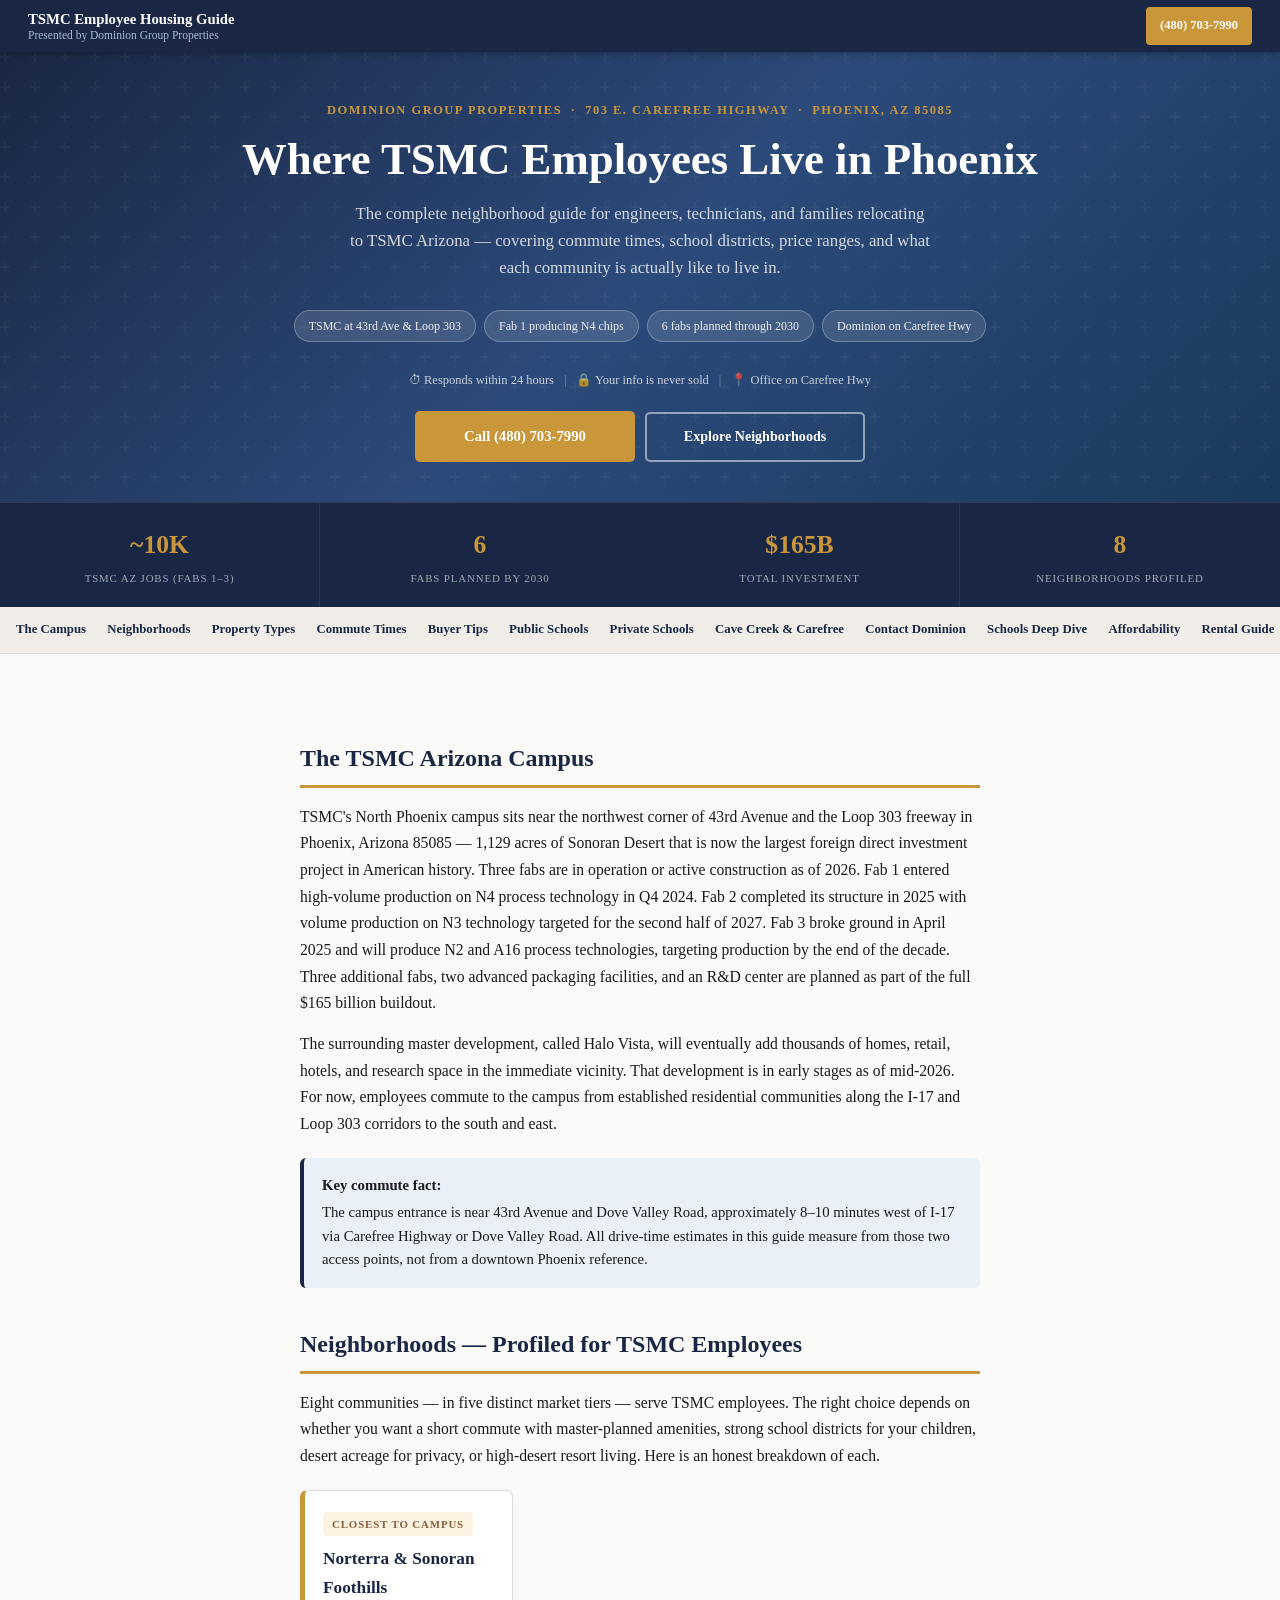
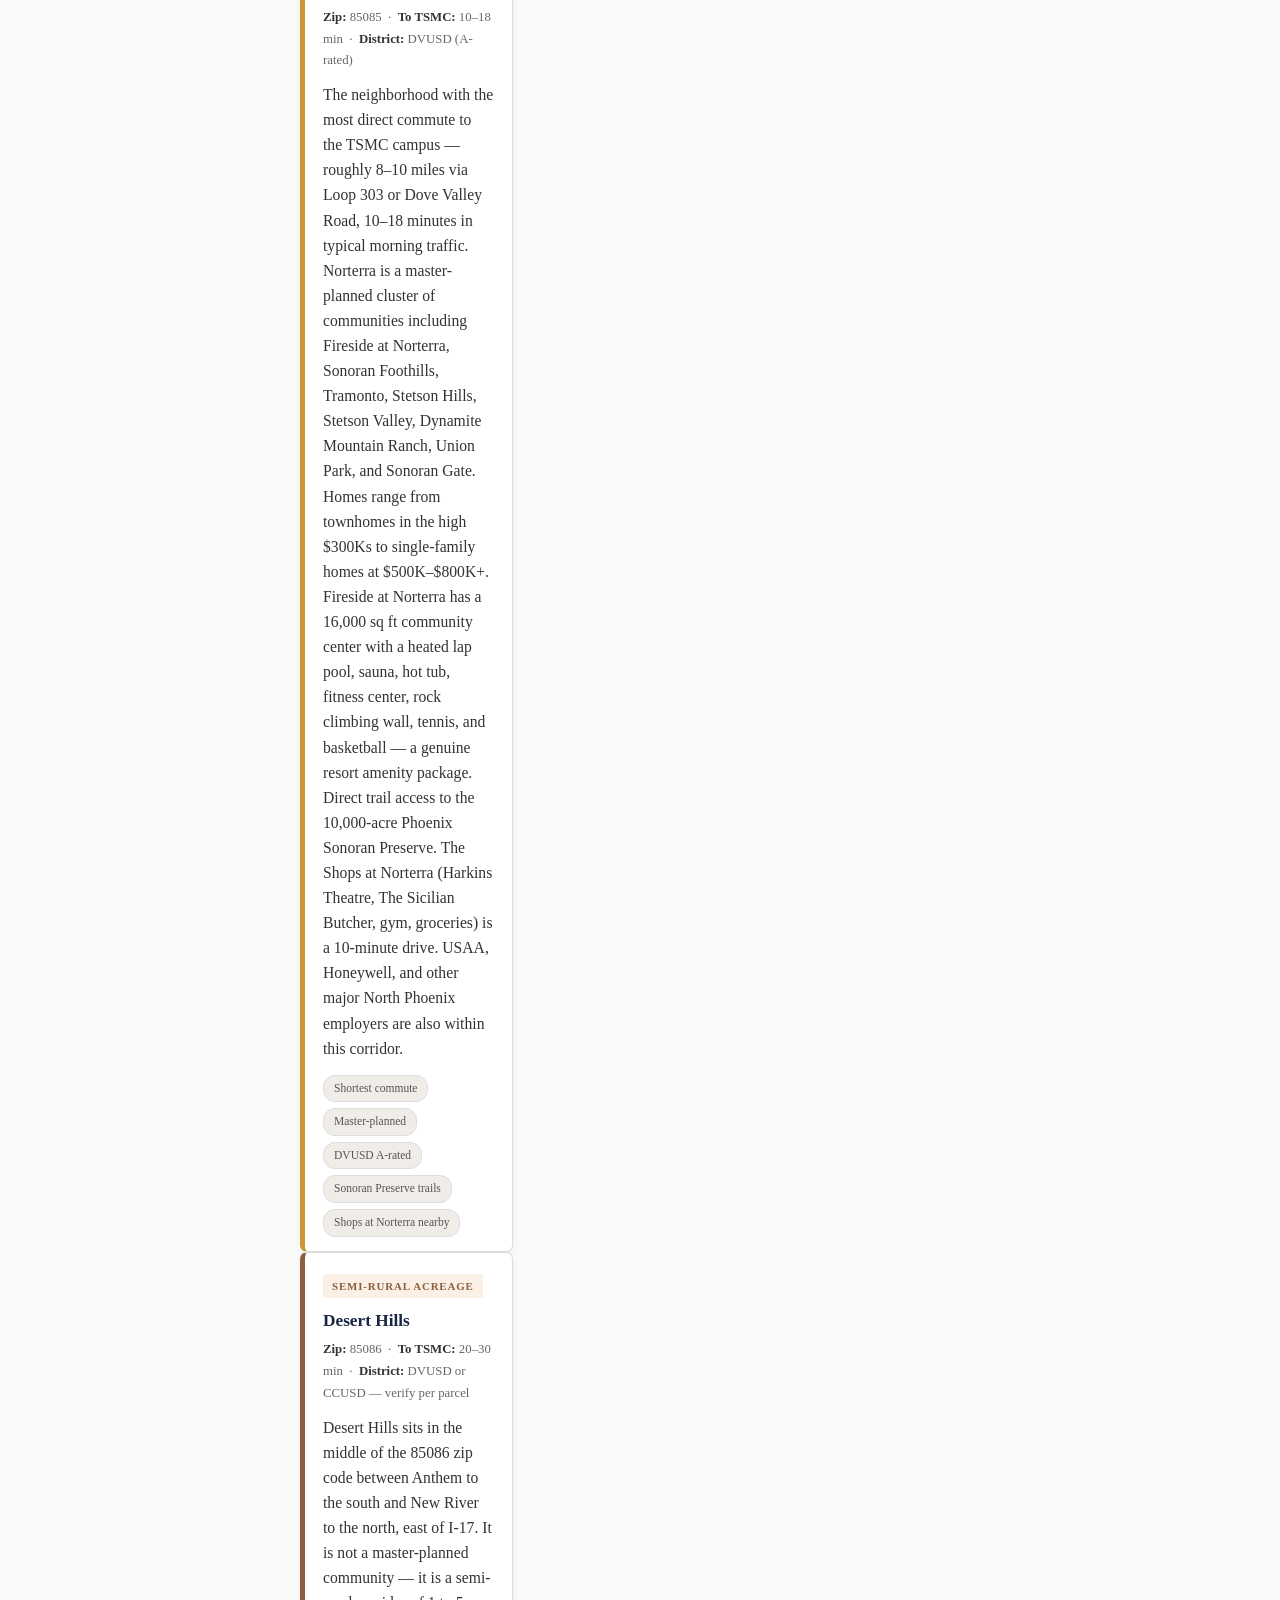
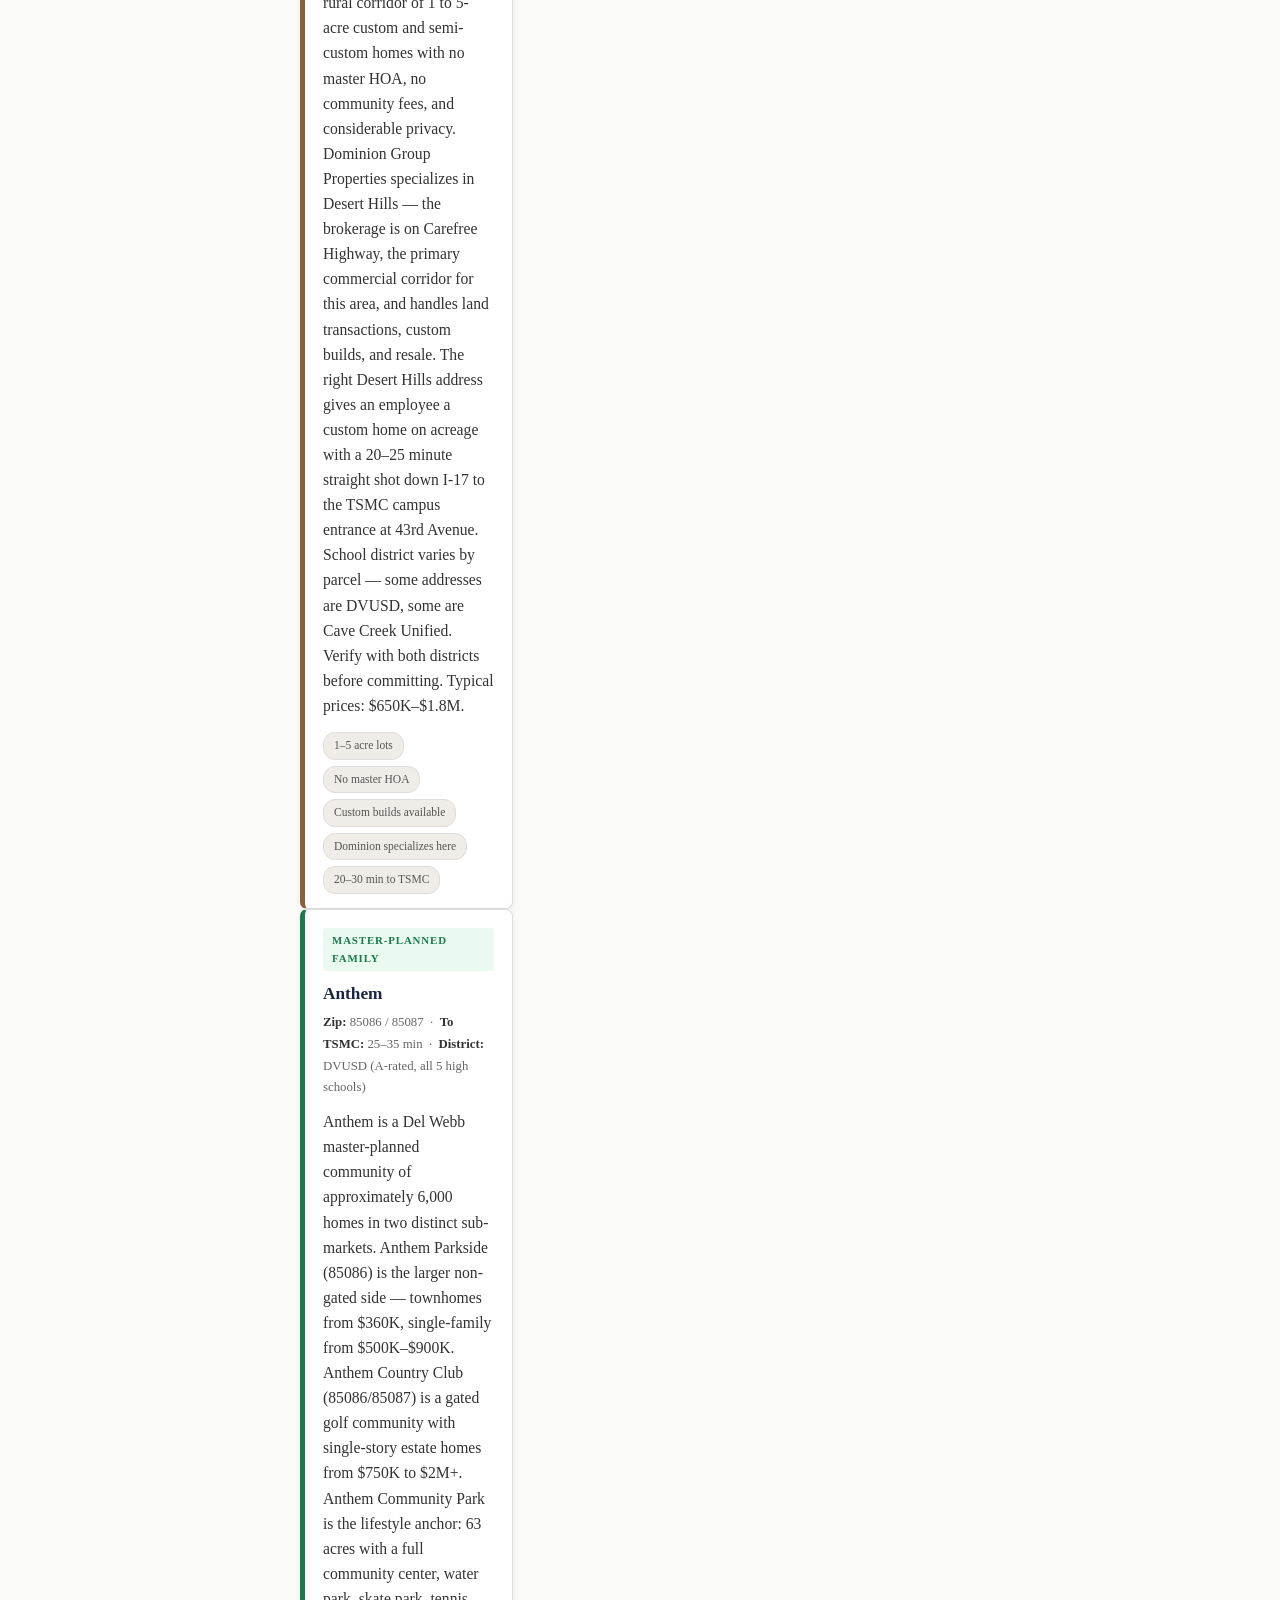
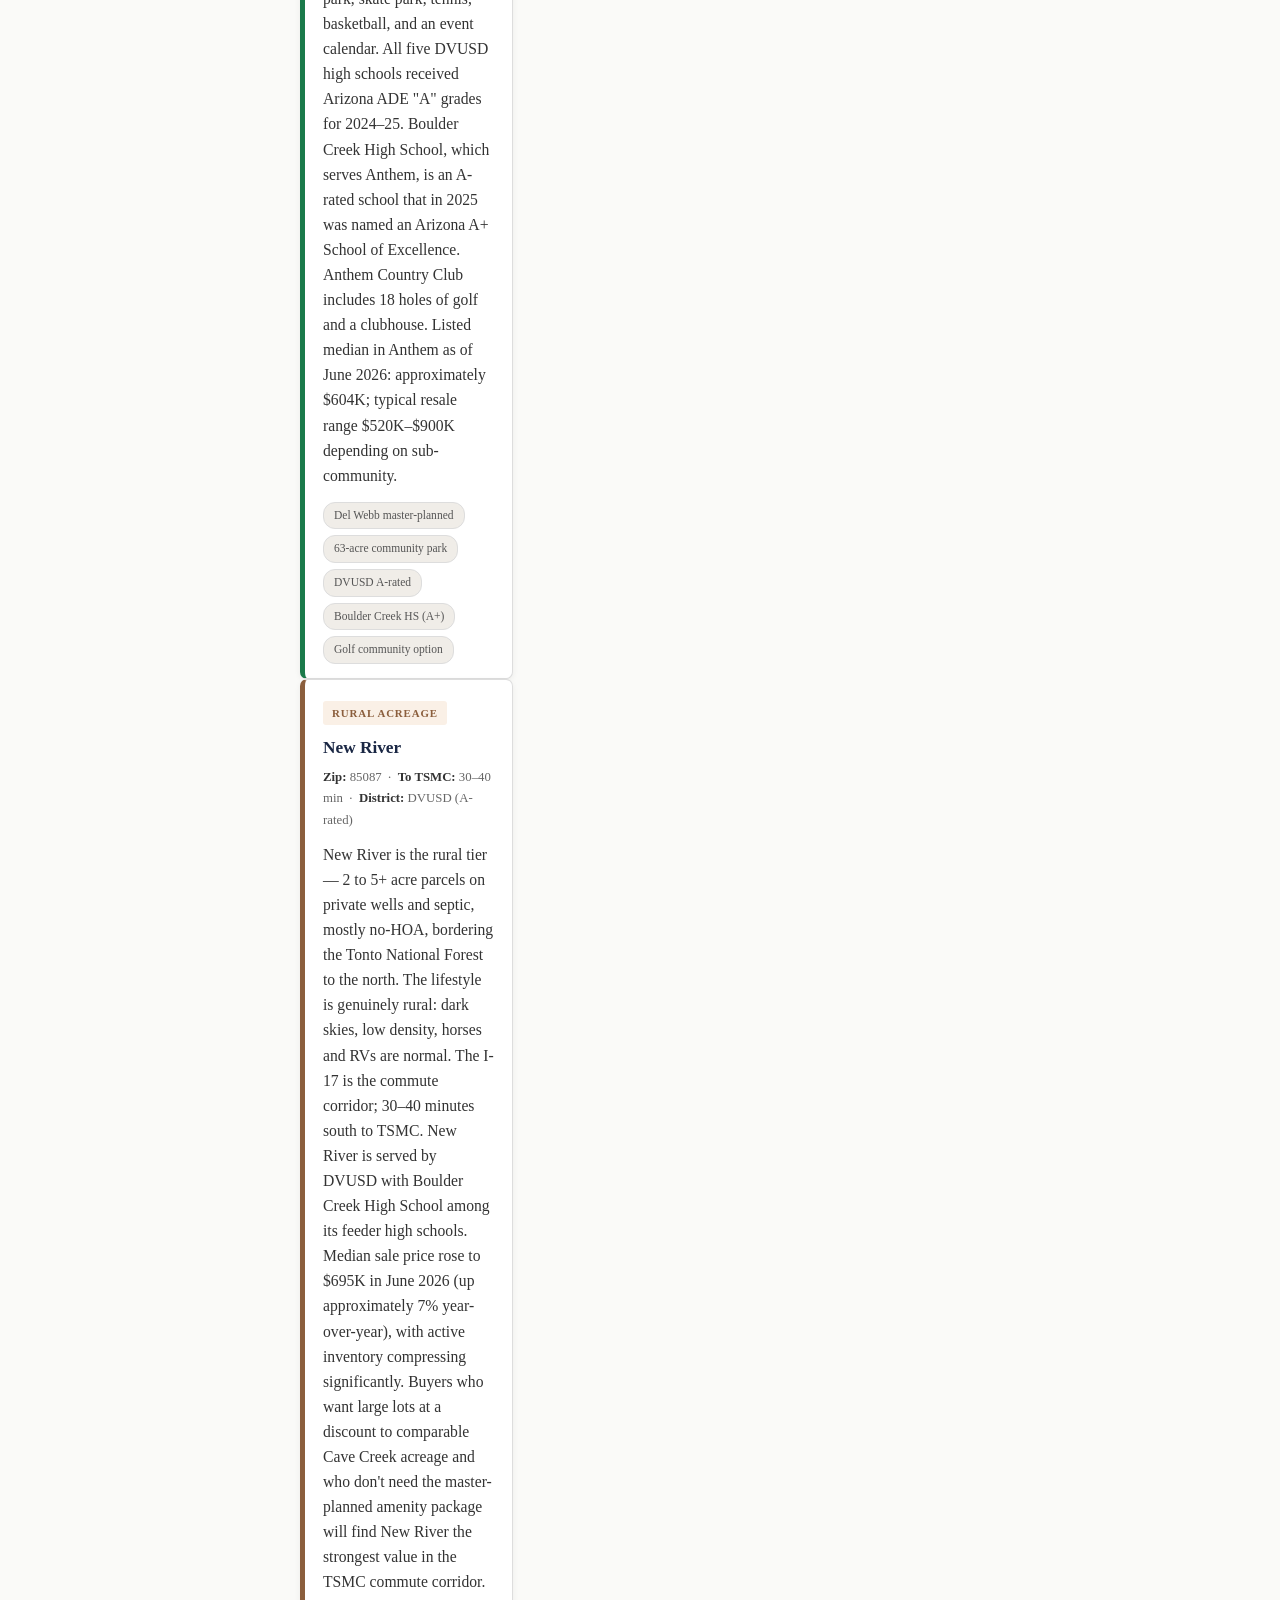
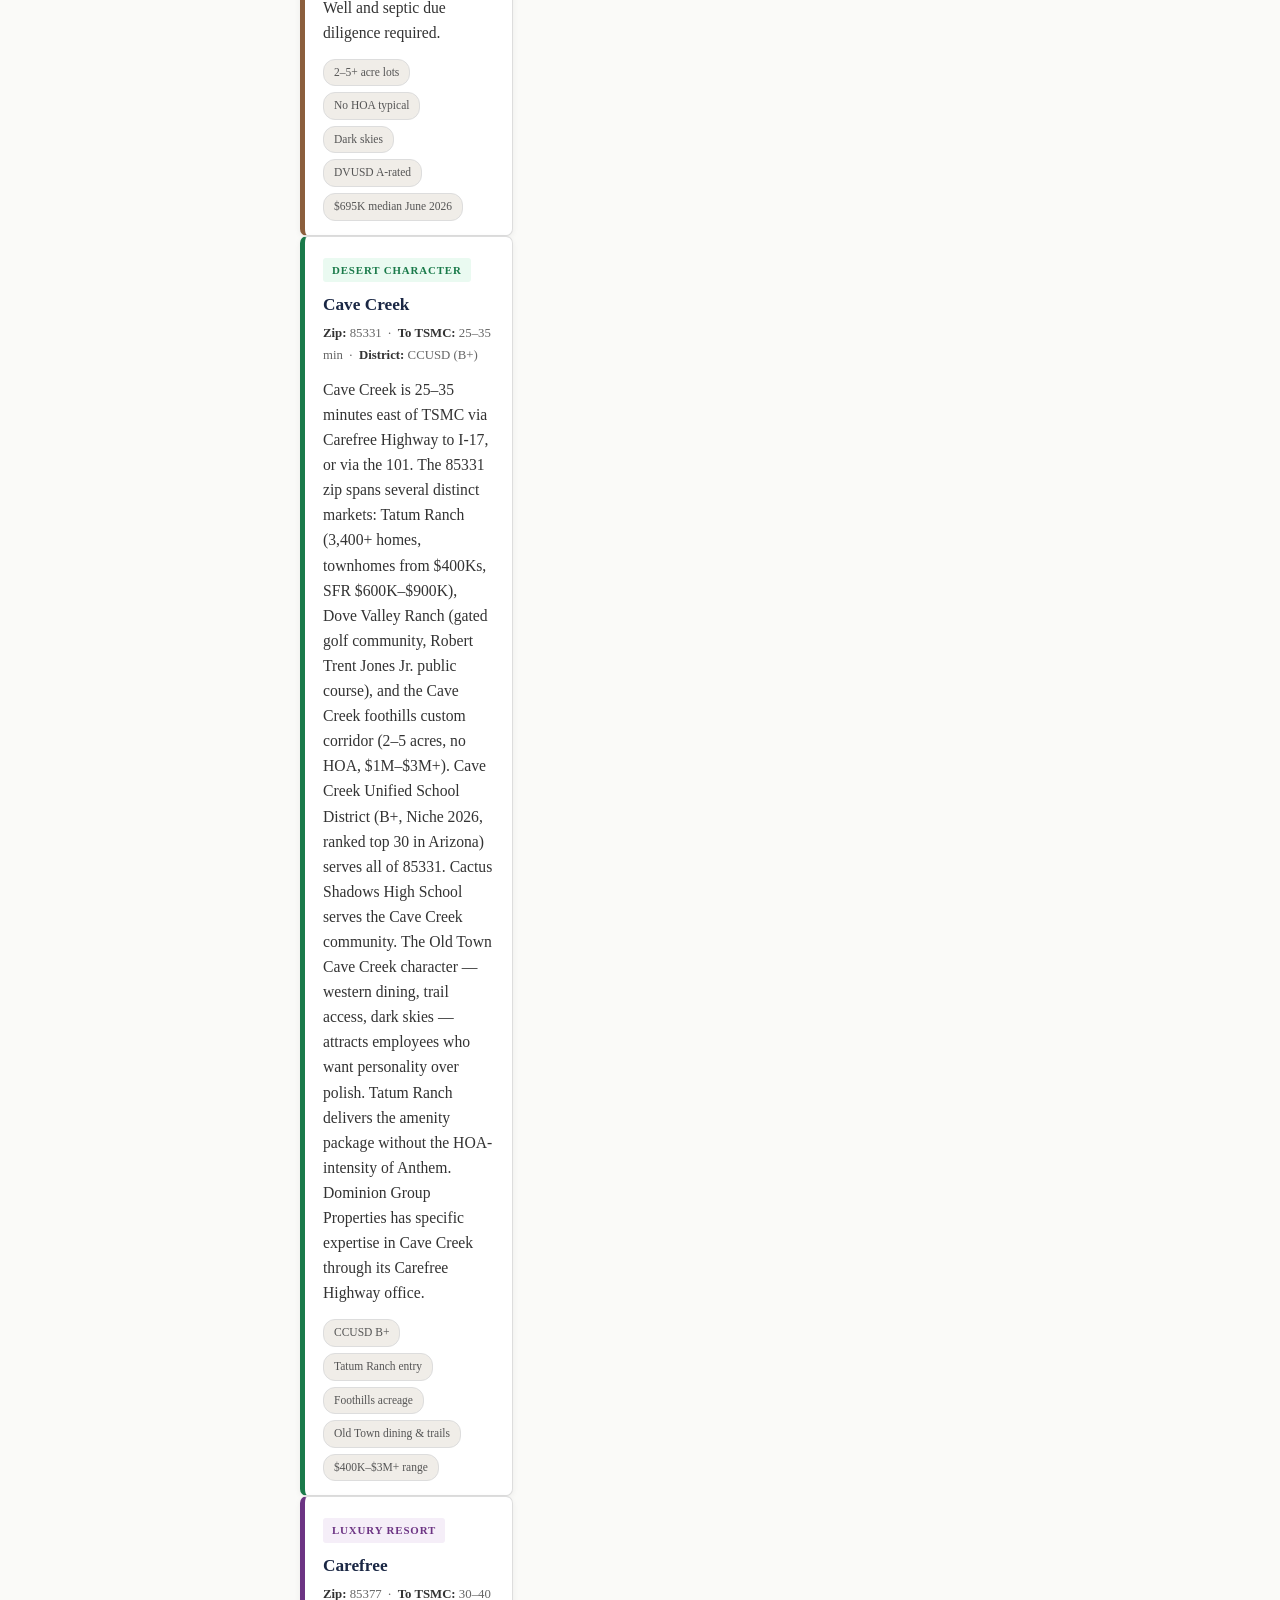
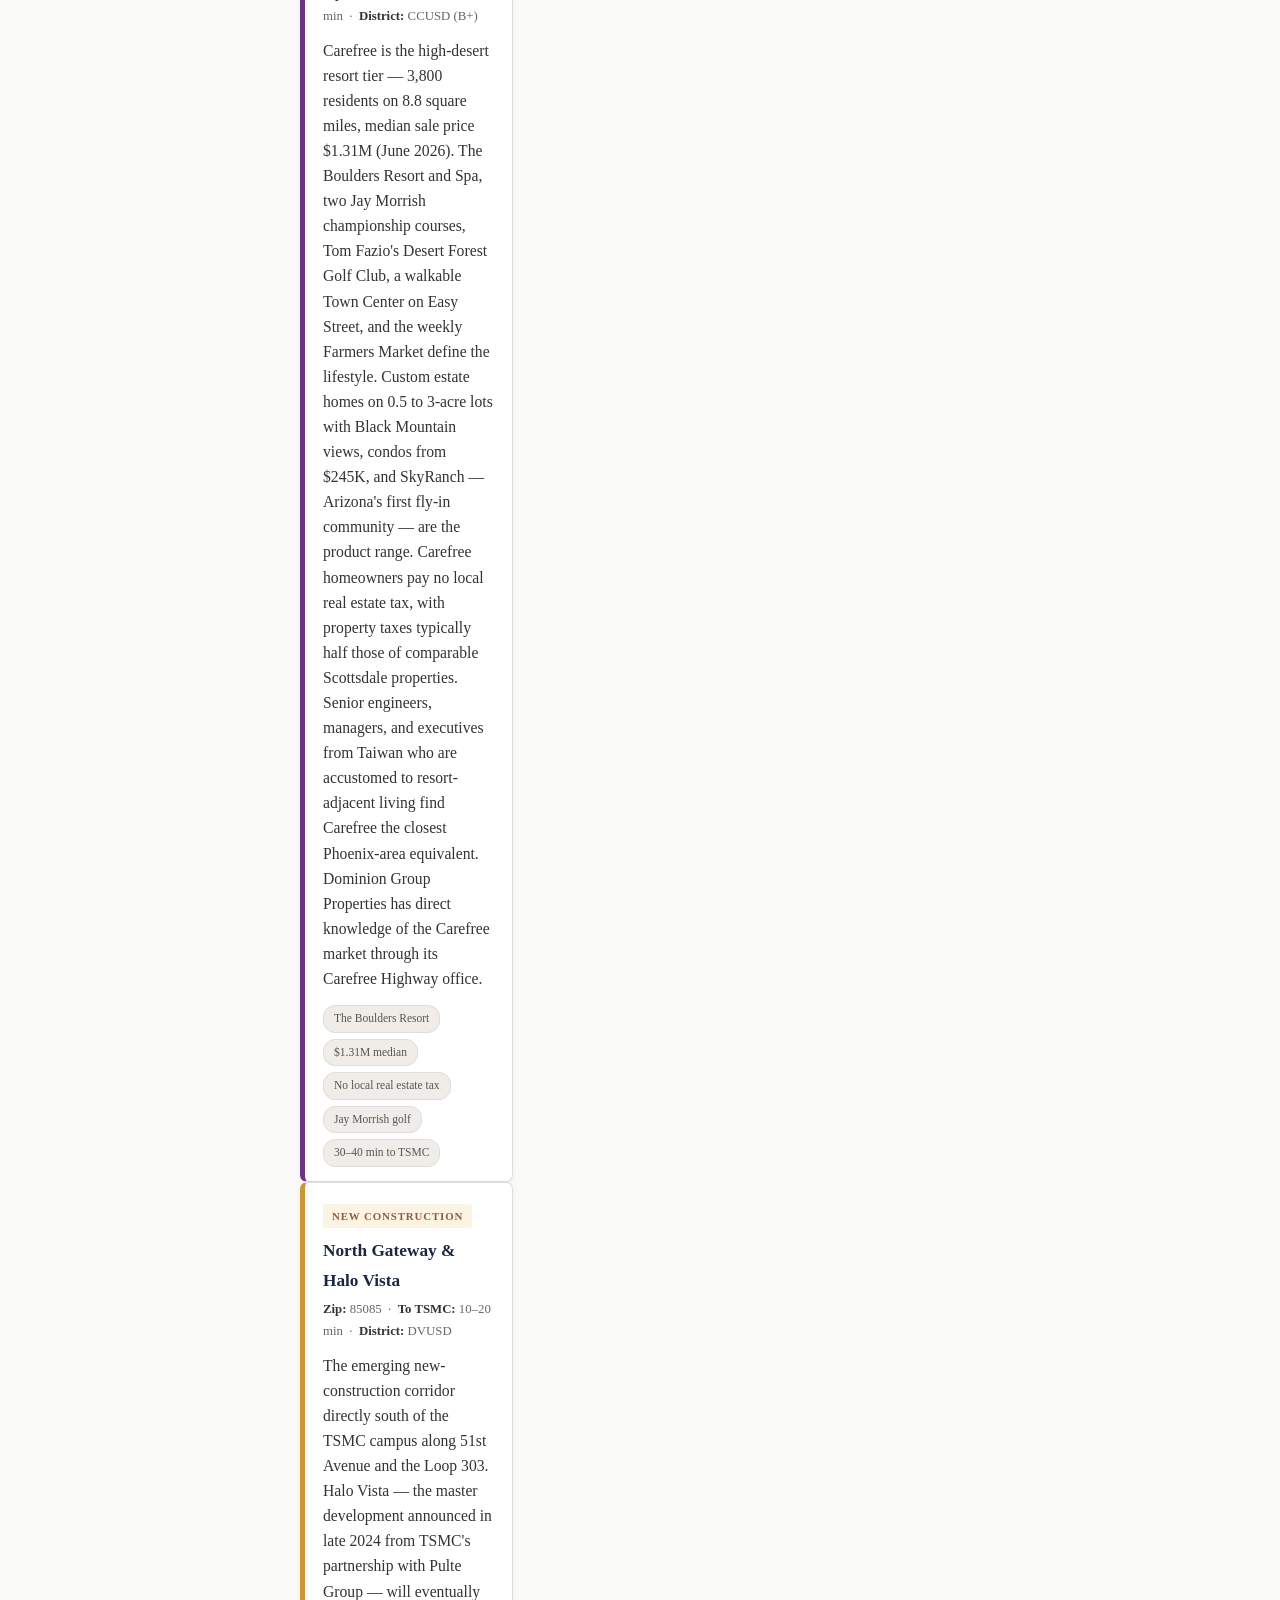
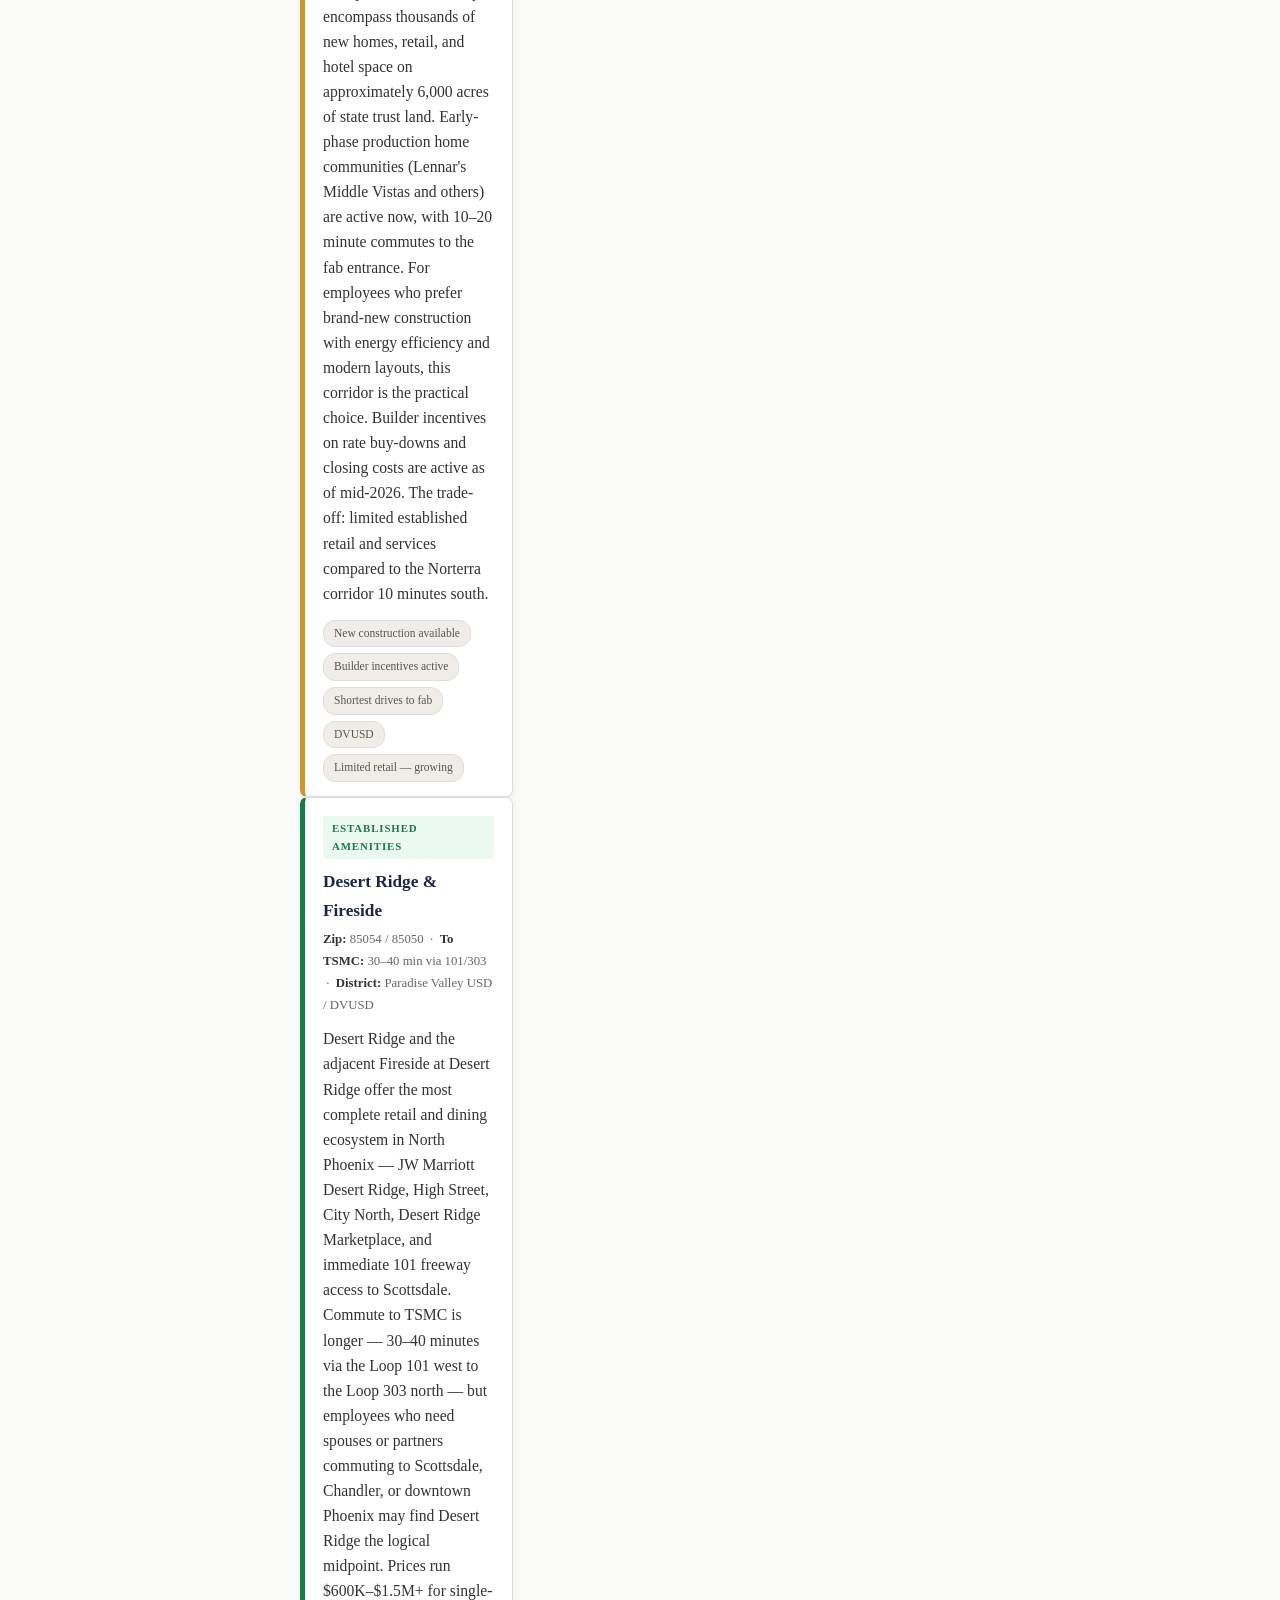
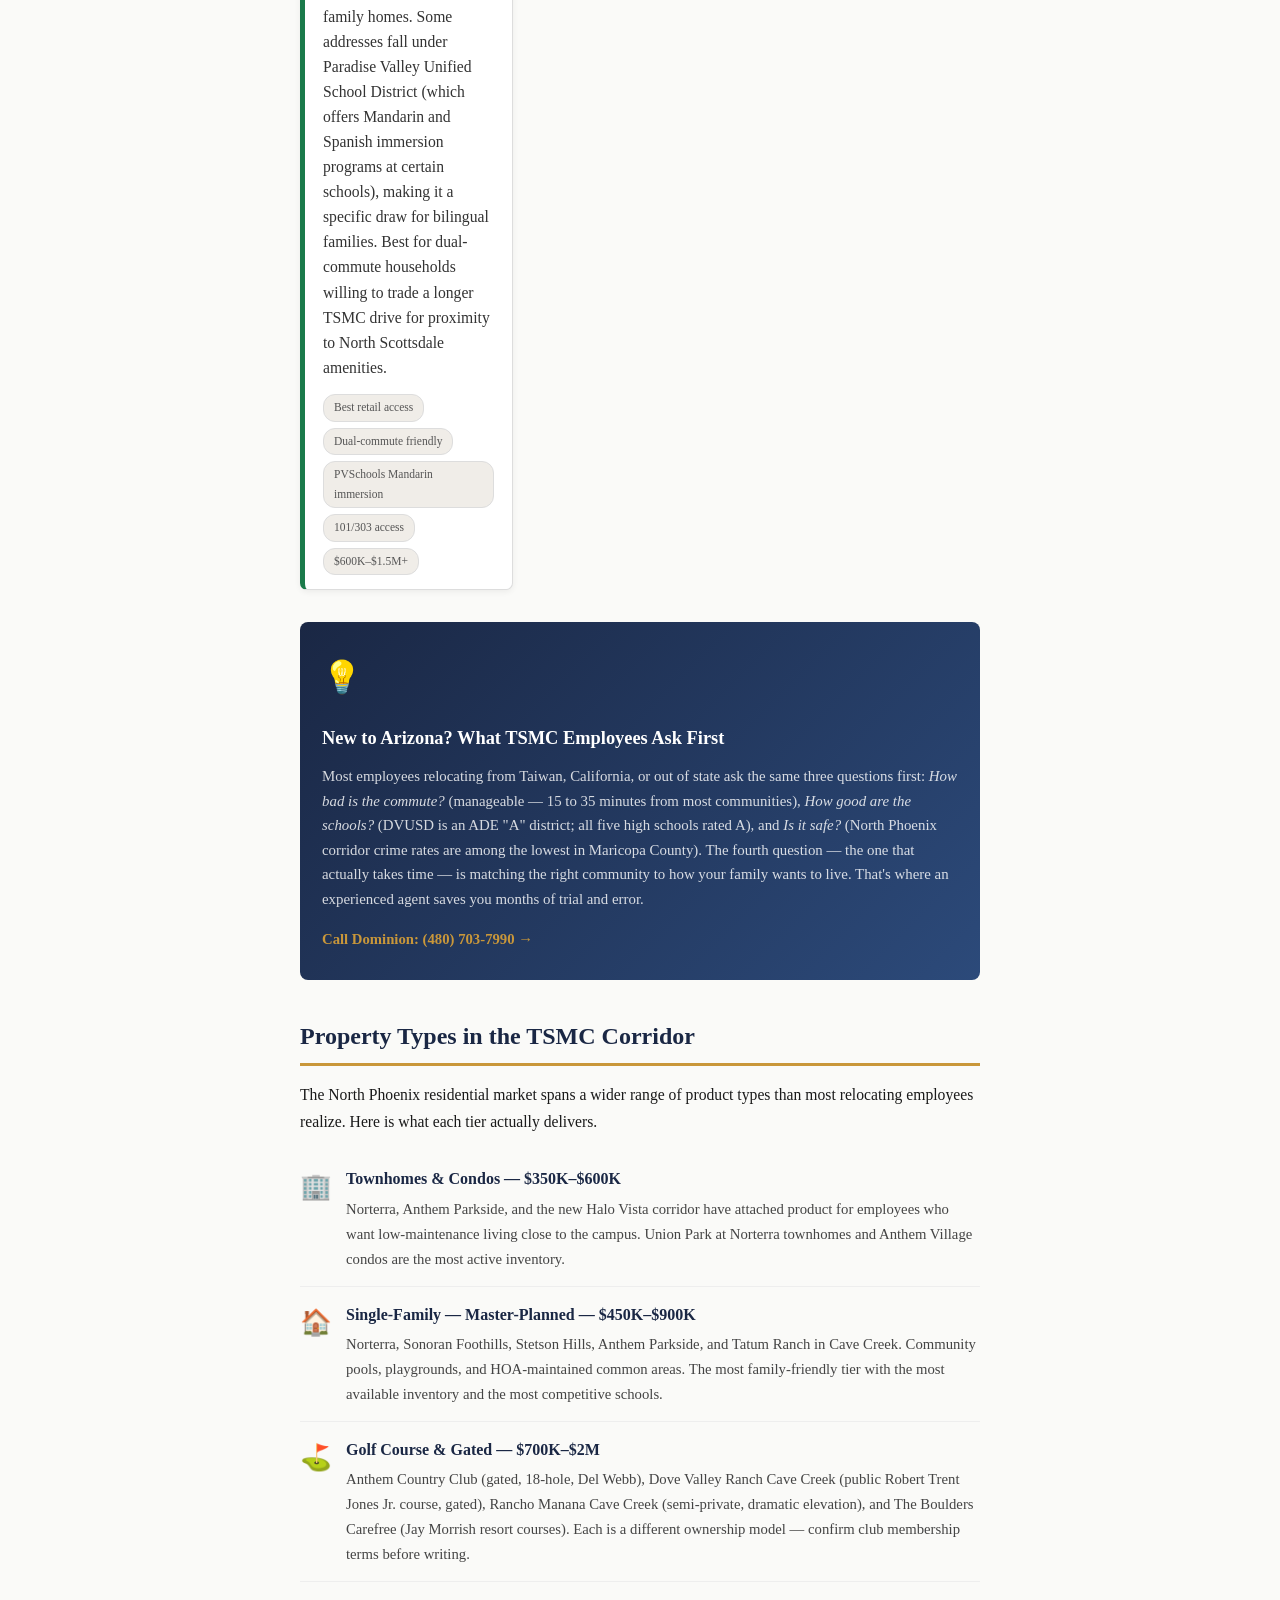
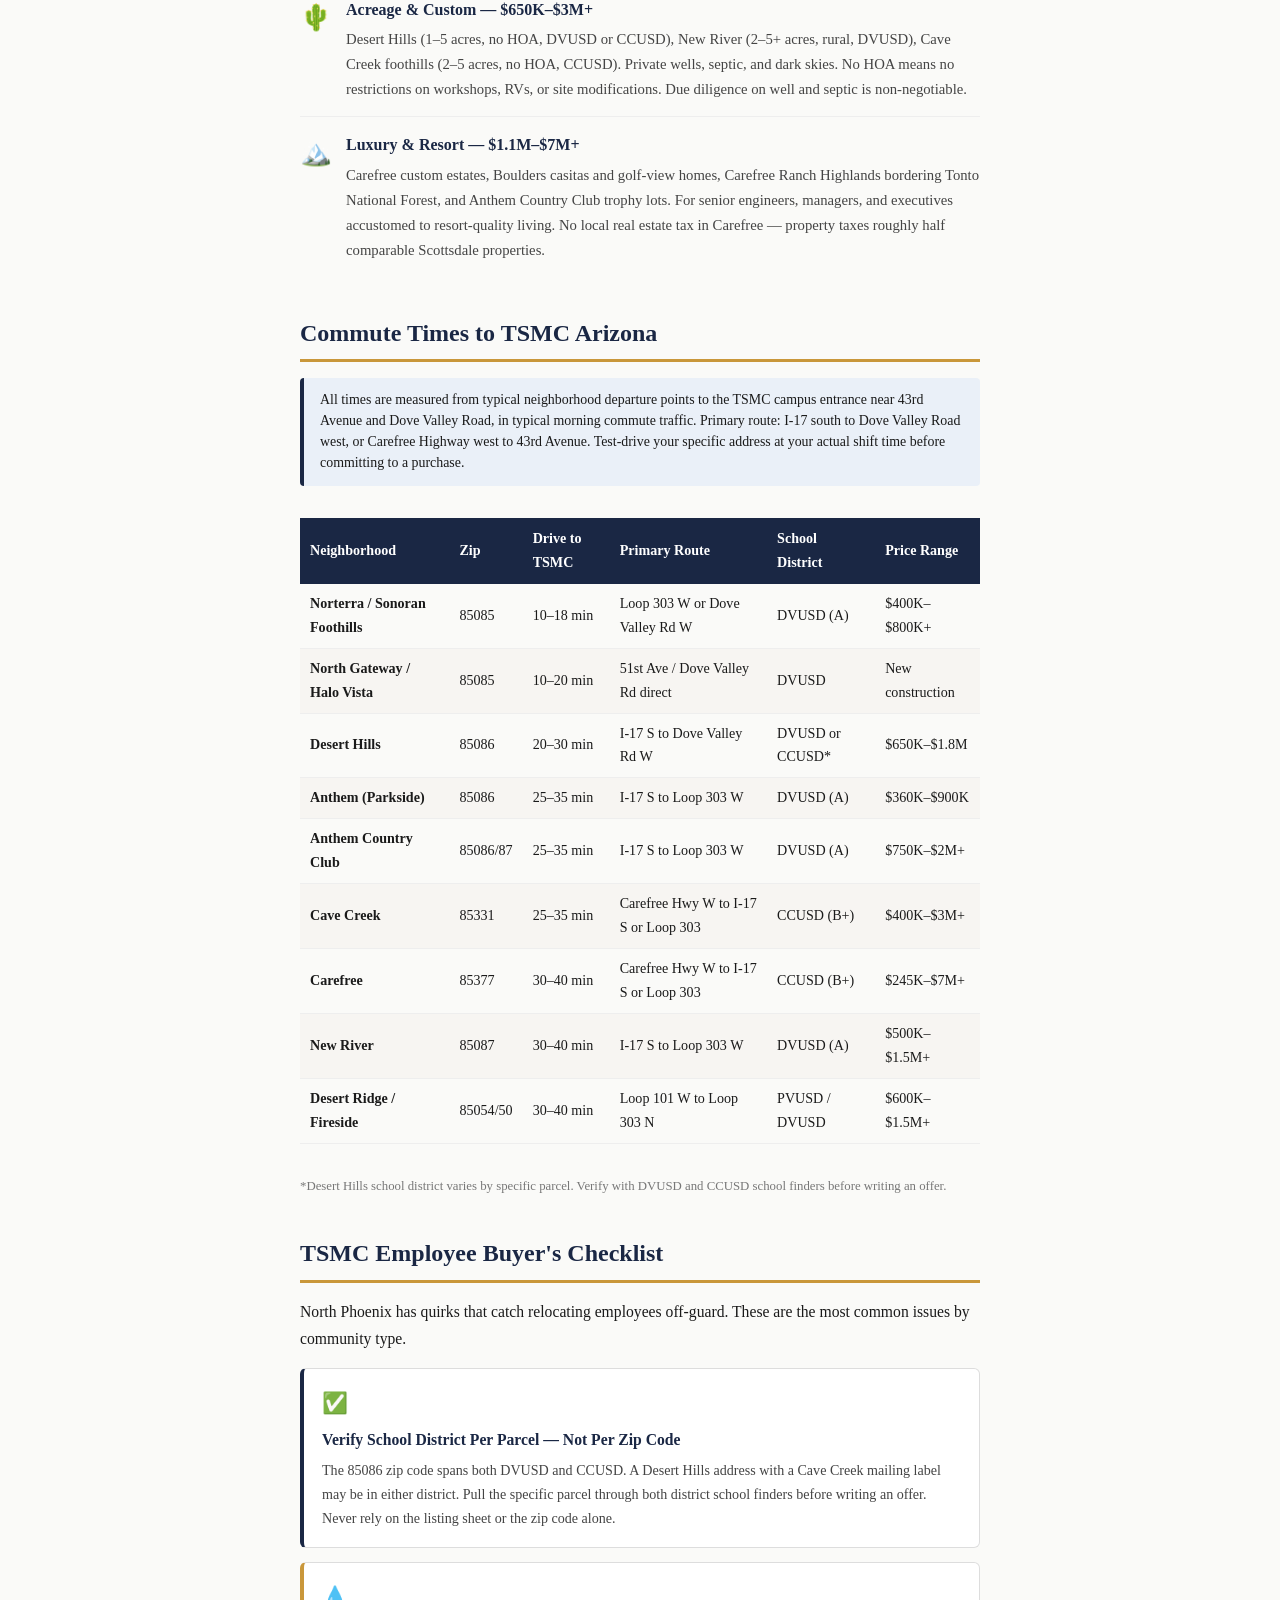
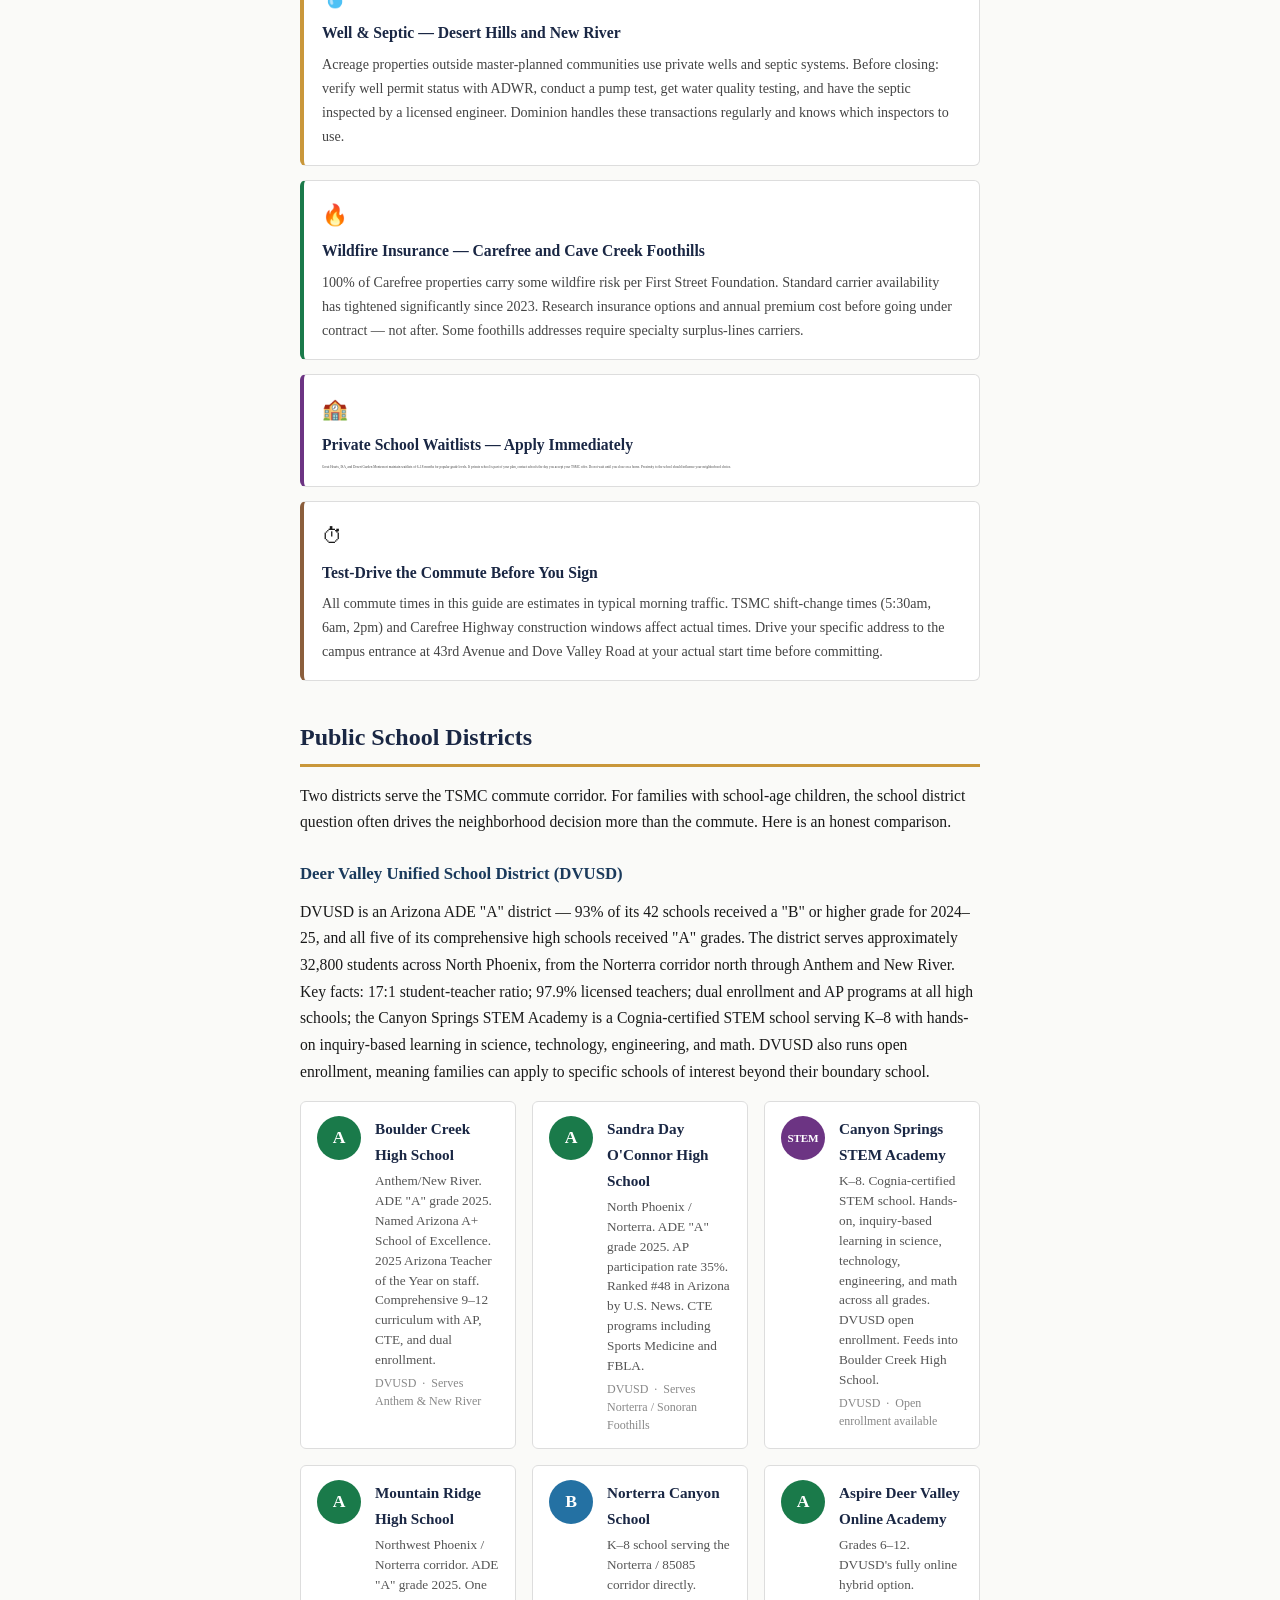
<file: index.html>
<!DOCTYPE html>
<html lang="en">
<head>
<meta charset="UTF-8">
<meta name="viewport" content="width=device-width, initial-scale=1.0">
<title>TSMC Employee Housing Guide | Where to Live Near TSMC Phoenix | Dominion Group Properties</title>
<meta name="description" content="Complete housing guide for TSMC Arizona employees — neighborhoods, commute times, school districts, private schools, and Dominion Group Properties expert guidance. North Phoenix, Desert Hills, Anthem, Cave Creek, Carefree and more.">
<meta name="robots" content="index, follow">
<link rel="canonical" href="https://tsmcemployeehousingguide.com/">
<meta name="twitter:card" content="summary_large_image">
<meta name="twitter:title" content="TSMC Employee Housing Guide | Where to Live Near TSMC Phoenix">
<meta name="twitter:description" content="Where TSMC Arizona employees are buying homes — neighborhoods by commute time, school districts, private schools, and Dominion Group Properties guidance.">
<meta name="twitter:image" content="https://tsmc-employee-housing-guide.pages.dev/og-image.png">
<meta name="twitter:site" content="@DominionGroupAZ">
<meta property="og:title" content="TSMC Employee Housing Guide | Where to Live Near TSMC Phoenix">
<meta property="og:description" content="Where TSMC Arizona employees are buying homes — neighborhoods by commute time, school districts, private schools, and price ranges. Presented by Dominion Group Properties.">
<meta property="og:type" content="website">
<meta property="og:image" content="https://tsmc-employee-housing-guide.pages.dev/og-image.png">
<meta property="og:image:width" content="1200">
<meta property="og:image:height" content="630">
<meta property="og:image:alt" content="TSMC Employee Housing Guide — Dominion Group Properties, Phoenix AZ">
<meta property="og:url" content="https://tsmc-employee-housing-guide.pages.dev/">
<meta property="og:site_name" content="TSMC Employee Housing Guide">
<link rel="icon" type="image/x-icon" href="/favicon.ico">
<link rel="icon" type="image/svg+xml" href="/favicon.svg">
<link rel="icon" type="image/png" sizes="32x32" href="/favicon-32x32.png">
<link rel="icon" type="image/png" sizes="16x16" href="/favicon-16x16.png">
<link rel="apple-touch-icon" sizes="180x180" href="/apple-touch-icon.png">
<link rel="stylesheet" href="styles.css">
<script type="application/ld+json">
{
  "@context": "https://schema.org",
  "@graph": [
    {
      "@type": "WebPage",
      "@id": "https://tsmcemployeehousingguide.com/#webpage",
      "url": "https://tsmcemployeehousingguide.com/",
      "name": "TSMC Employee Housing Guide \u2014 Where to Live Near TSMC Phoenix",
      "description": "Complete housing guide for TSMC Arizona employees covering neighborhoods, commute times, school districts, and private school options in North Phoenix.",
      "inLanguage": "en-US",
      "isPartOf": {
        "@id": "https://tsmcemployeehousingguide.com/#website"
      },
      "primaryImageOfPage": {
        "@type": "ImageObject",
        "url": "https://tsmc-employee-housing-guide.pages.dev/og-image.png",
        "width": 1200,
        "height": 630
      }
    },
    {
      "@type": "WebSite",
      "@id": "https://tsmcemployeehousingguide.com/#website",
      "url": "https://tsmcemployeehousingguide.com/",
      "name": "TSMC Employee Housing Guide",
      "publisher": {
        "@id": "https://tsmcemployeehousingguide.com/#organization"
      }
    },
    {
      "@type": "RealEstateAgent",
      "@id": "https://tsmcemployeehousingguide.com/#organization",
      "name": "Dominion Group Properties",
      "url": "https://www.dgpaz.com",
      "telephone": "+14807037990",
      "email": "bridleandbit@aol.com",
      "description": "North Phoenix real estate specialists serving TSMC employees and families relocating to the Cave Creek, Carefree, Desert Hills, and Norterra corridor.",
      "areaServed": [
        {
          "@type": "City",
          "name": "Cave Creek",
          "addressRegion": "AZ"
        },
        {
          "@type": "City",
          "name": "Carefree",
          "addressRegion": "AZ"
        },
        {
          "@type": "City",
          "name": "Anthem",
          "addressRegion": "AZ"
        },
        {
          "@type": "City",
          "name": "Phoenix",
          "addressRegion": "AZ"
        }
      ],
      "address": {
        "@type": "PostalAddress",
        "streetAddress": "703 E. Carefree Highway, Suite 113",
        "addressLocality": "Phoenix",
        "addressRegion": "AZ",
        "postalCode": "85085",
        "addressCountry": "US"
      },
      "geo": {
        "@type": "GeoCoordinates",
        "latitude": 33.8283,
        "longitude": -111.9792
      },
      "openingHoursSpecification": {
        "@type": "OpeningHoursSpecification",
        "dayOfWeek": [
          "Monday",
          "Tuesday",
          "Wednesday",
          "Thursday",
          "Friday",
          "Saturday"
        ],
        "opens": "08:00",
        "closes": "18:00"
      },
      "sameAs": [
        "https://www.dgpaz.com"
      ]
    },
    {
      "@type": "FAQPage",
      "mainEntity": [
        {
          "@type": "Question",
          "name": "How far is the TSMC Arizona campus from Cave Creek?",
          "acceptedAnswer": {
            "@type": "Answer",
            "text": "Cave Creek is approximately 25\u201335 minutes from the TSMC campus at 43rd Avenue and Dove Valley Road via Carefree Highway west to the Loop 303, then south to the campus entrance."
          }
        },
        {
          "@type": "Question",
          "name": "What school district serves the neighborhood closest to TSMC Arizona?",
          "acceptedAnswer": {
            "@type": "Answer",
            "text": "Norterra and Sonoran Foothills (85085) \u2014 the neighborhoods closest to TSMC \u2014 are served by Deer Valley Unified School District (DVUSD), an ADE A-rated district. All five DVUSD high schools received A grades for 2024\u201325."
          }
        },
        {
          "@type": "Question",
          "name": "Is there a Mandarin immersion public school near TSMC Phoenix?",
          "acceptedAnswer": {
            "@type": "Answer",
            "text": "Paradise Valley Unified School District (PVSchools) offers a Mandarin Chinese immersion program at specific elementary campuses in the Desert Ridge corridor, approximately 30\u201340 minutes from TSMC. It is the only Mandarin immersion public school option in the TSMC commute corridor."
          }
        },
        {
          "@type": "Question",
          "name": "Where does Dominion Group Properties specialize near TSMC?",
          "acceptedAnswer": {
            "@type": "Answer",
            "text": "Dominion Group Properties is located at 703 E. Carefree Highway, Suite 113, Phoenix AZ 85085 \u2014 on the primary commute corridor between TSMC and Cave Creek, Carefree, and Desert Hills. The brokerage specializes in Desert Hills acreage, Cave Creek, Carefree, Anthem, and Norterra."
          }
        }
      ]
    }
  ]
}
</script>
<!-- GA4 -->
<script async src="https://www.googletagmanager.com/gtag/js?id=G-TSMCGUIDEXX"></script>
<script>window.dataLayer=window.dataLayer||[];function gtag(){dataLayer.push(arguments);}gtag('js',new Date());gtag('config','G-TSMCGUIDEXX');</script>
</head>
<body>

<!-- NAV -->
<nav class="site-nav" aria-label="Site navigation">
  <div class="nav-brand">
    TSMC Employee Housing Guide
    <span>Presented by Dominion Group Properties</span>
  </div>
  <a href="tel:4807037990" class="nav-cta">(480) 703-7990</a>
</nav>

<!-- HERO -->
<div class="site-hero">
  <p class="hero-kicker">Dominion Group Properties &nbsp;·&nbsp; 703 E. Carefree Highway &nbsp;·&nbsp; Phoenix, AZ 85085</p>
  <h1 class="hero-title">Where TSMC Employees Live in Phoenix</h1>
  <p class="hero-sub">The complete neighborhood guide for engineers, technicians, and families relocating to TSMC Arizona — covering commute times, school districts, price ranges, and what each community is actually like to live in.</p>
  <div class="hero-badges">
    <span class="hero-badge">TSMC at 43rd Ave &amp; Loop 303</span>
    <span class="hero-badge">Fab 1 producing N4 chips</span>
    <span class="hero-badge">6 fabs planned through 2030</span>
    <span class="hero-badge">Dominion on Carefree Hwy</span>
  </div>
  <div class="hero-info-strip" style="display:flex;flex-wrap:wrap;gap:10px;justify-content:center;margin-bottom:20px;position:relative">
    <span style="color:rgba(255,255,255,.75);font-size:.78rem">⏱ Responds within 24 hours</span>
    <span style="color:rgba(255,255,255,.4);font-size:.78rem">|</span>
    <span style="color:rgba(255,255,255,.75);font-size:.78rem">🔒 Your info is never sold</span>
    <span style="color:rgba(255,255,255,.4);font-size:.78rem">|</span>
    <span style="color:rgba(255,255,255,.75);font-size:.78rem">📍 Office on Carefree Hwy</span>
  </div>
  <div class="hero-cta-row">
    <a href="tel:4807037990" class="btn-primary">Call (480) 703-7990</a>
    <a href="/" class="btn-secondary">Explore Neighborhoods</a>
  </div>
</div>

<!-- STATS BAR -->
<div class="stats-bar" aria-label="Key market stats">
  <div class="stats-bar-inner">
    <div class="stat-item"><div class="stat-num">~10K</div><div class="stat-lbl">TSMC AZ Jobs (Fabs 1–3)</div></div>
    <div class="stat-item"><div class="stat-num">6</div><div class="stat-lbl">Fabs Planned by 2030</div></div>
    <div class="stat-item"><div class="stat-num">$165B</div><div class="stat-lbl">Total Investment</div></div>
    <div class="stat-item"><div class="stat-num">8</div><div class="stat-lbl">Neighborhoods Profiled</div></div>
  </div>
</div>

<!-- JUMP NAV -->
<div class="toc-bar" role="navigation" aria-label="Page sections">
  <a href="#tsmc-location">The Campus</a>
  <a href="/neighborhoods/norterra.html">Neighborhoods</a>
  <a href="/financing.html">Property Types</a>
  <a href="#commute">Commute Times</a>
  <a href="#guides">Buyer Tips</a>
  <a href="/schools/public-schools.html">Public Schools</a>
  <a href="/schools/private-schools.html">Private Schools</a>
  <a href="/neighborhoods/cave-creek.html">Cave Creek &amp; Carefree</a>
  <a href="#contact">Contact Dominion</a>
  <a href="/schools/public-schools.html">Schools Deep Dive</a>
  <a href="/financing.html">Affordability</a>
  <a href="/rentals.html">Rental Guide</a>
  <a href="/relocation.html">Relocation Tips</a>
</div>

<!-- MAIN CONTENT -->
<main class="page-main">

<!-- ════ TSMC CAMPUS ════ -->
<h2 id="tsmc-location">The TSMC Arizona Campus</h2>
<p>TSMC's North Phoenix campus sits near the northwest corner of 43rd Avenue and the Loop 303 freeway in Phoenix, Arizona 85085 — 1,129 acres of Sonoran Desert that is now the largest foreign direct investment project in American history. Three fabs are in operation or active construction as of 2026. Fab 1 entered high-volume production on N4 process technology in Q4 2024. Fab 2 completed its structure in 2025 with volume production on N3 technology targeted for the second half of 2027. Fab 3 broke ground in April 2025 and will produce N2 and A16 process technologies, targeting production by the end of the decade. Three additional fabs, two advanced packaging facilities, and an R&amp;D center are planned as part of the full $165 billion buildout.</p>

<p>The surrounding master development, called Halo Vista, will eventually add thousands of homes, retail, hotels, and research space in the immediate vicinity. That development is in early stages as of mid-2026. For now, employees commute to the campus from established residential communities along the I-17 and Loop 303 corridors to the south and east.</p>

<div class="callout callout-blue">
  <strong>Key commute fact:</strong> The campus entrance is near 43rd Avenue and Dove Valley Road, approximately 8–10 minutes west of I-17 via Carefree Highway or Dove Valley Road. All drive-time estimates in this guide measure from those two access points, not from a downtown Phoenix reference.
</div>

<!-- ════ NEIGHBORHOODS ════ -->
<h2 id="neighborhoods">Neighborhoods — Profiled for TSMC Employees</h2>
<p>Eight communities — in five distinct market tiers — serve TSMC employees. The right choice depends on whether you want a short commute with master-planned amenities, strong school districts for your children, desert acreage for privacy, or high-desert resort living. Here is an honest breakdown of each.</p>

<div class="nbhd-grid">

  <!-- NORTERRA / SONORAN FOOTHILLS -->
  <a href="/neighborhoods/norterra.html" style="text-decoration:none;color:inherit;display:block"><div class="nbhd-card closest">
    <div class="nbhd-tag">Closest to Campus</div>
    <div class="nbhd-name">Norterra &amp; Sonoran Foothills</div>
    <div class="nbhd-meta">
      <strong>Zip:</strong> 85085 &nbsp;·&nbsp;
      <strong>To TSMC:</strong> 10–18 min &nbsp;·&nbsp;
      <strong>District:</strong> DVUSD (A-rated)
    </div>
    <p class="nbhd-desc">The neighborhood with the most direct commute to the TSMC campus — roughly 8–10 miles via Loop 303 or Dove Valley Road, 10–18 minutes in typical morning traffic. Norterra is a master-planned cluster of communities including Fireside at Norterra, Sonoran Foothills, Tramonto, Stetson Hills, Stetson Valley, Dynamite Mountain Ranch, Union Park, and Sonoran Gate. Homes range from townhomes in the high $300Ks to single-family homes at $500K–$800K+. Fireside at Norterra has a 16,000 sq ft community center with a heated lap pool, sauna, hot tub, fitness center, rock climbing wall, tennis, and basketball — a genuine resort amenity package. Direct trail access to the 10,000-acre Phoenix Sonoran Preserve. The Shops at Norterra (Harkins Theatre, The Sicilian Butcher, gym, groceries) is a 10-minute drive. USAA, Honeywell, and other major North Phoenix employers are also within this corridor.</p>
    <div class="nbhd-pills">
      <span class="pill">Shortest commute</span>
      <span class="pill">Master-planned</span>
      <span class="pill">DVUSD A-rated</span>
      <span class="pill">Sonoran Preserve trails</span>
      <span class="pill">Shops at Norterra nearby</span>
    </div>
  </div>

  <!-- DESERT HILLS -->
  <div class="nbhd-card acreage">
    <div class="nbhd-tag">Semi-Rural Acreage</div>
    <div class="nbhd-name">Desert Hills</div>
    <div class="nbhd-meta">
      <strong>Zip:</strong> 85086 &nbsp;·&nbsp;
      <strong>To TSMC:</strong> 20–30 min &nbsp;·&nbsp;
      <strong>District:</strong> DVUSD or CCUSD — verify per parcel
    </div>
    <p class="nbhd-desc">Desert Hills sits in the middle of the 85086 zip code between Anthem to the south and New River to the north, east of I-17. It is not a master-planned community — it is a semi-rural corridor of 1 to 5-acre custom and semi-custom homes with no master HOA, no community fees, and considerable privacy. Dominion Group Properties specializes in Desert Hills — the brokerage is on Carefree Highway, the primary commercial corridor for this area, and handles land transactions, custom builds, and resale. The right Desert Hills address gives an employee a custom home on acreage with a 20–25 minute straight shot down I-17 to the TSMC campus entrance at 43rd Avenue. School district varies by parcel — some addresses are DVUSD, some are Cave Creek Unified. Verify with both districts before committing. Typical prices: $650K–$1.8M.</p>
    <div class="nbhd-pills">
      <span class="pill">1–5 acre lots</span>
      <span class="pill">No master HOA</span>
      <span class="pill">Custom builds available</span>
      <span class="pill">Dominion specializes here</span>
      <span class="pill">20–30 min to TSMC</span>
    </div>
  </div>

  <!-- ANTHEM -->
  <div class="nbhd-card family">
    <div class="nbhd-tag">Master-Planned Family</div>
    <div class="nbhd-name">Anthem</div>
    <div class="nbhd-meta">
      <strong>Zip:</strong> 85086 / 85087 &nbsp;·&nbsp;
      <strong>To TSMC:</strong> 25–35 min &nbsp;·&nbsp;
      <strong>District:</strong> DVUSD (A-rated, all 5 high schools)
    </div>
    <p class="nbhd-desc">Anthem is a Del Webb master-planned community of approximately 6,000 homes in two distinct sub-markets. Anthem Parkside (85086) is the larger non-gated side — townhomes from $360K, single-family from $500K–$900K. Anthem Country Club (85086/85087) is a gated golf community with single-story estate homes from $750K to $2M+. Anthem Community Park is the lifestyle anchor: 63 acres with a full community center, water park, skate park, tennis, basketball, and an event calendar. All five DVUSD high schools received Arizona ADE "A" grades for 2024–25. Boulder Creek High School, which serves Anthem, is an A-rated school that in 2025 was named an Arizona A+ School of Excellence. Anthem Country Club includes 18 holes of golf and a clubhouse. Listed median in Anthem as of June 2026: approximately $604K; typical resale range $520K–$900K depending on sub-community.</p>
    <div class="nbhd-pills">
      <span class="pill">Del Webb master-planned</span>
      <span class="pill">63-acre community park</span>
      <span class="pill">DVUSD A-rated</span>
      <span class="pill">Boulder Creek HS (A+)</span>
      <span class="pill">Golf community option</span>
    </div>
  </div>

  <!-- NEW RIVER -->
  <div class="nbhd-card acreage">
    <div class="nbhd-tag">Rural Acreage</div>
    <div class="nbhd-name">New River</div>
    <div class="nbhd-meta">
      <strong>Zip:</strong> 85087 &nbsp;·&nbsp;
      <strong>To TSMC:</strong> 30–40 min &nbsp;·&nbsp;
      <strong>District:</strong> DVUSD (A-rated)
    </div>
    <p class="nbhd-desc">New River is the rural tier — 2 to 5+ acre parcels on private wells and septic, mostly no-HOA, bordering the Tonto National Forest to the north. The lifestyle is genuinely rural: dark skies, low density, horses and RVs are normal. The I-17 is the commute corridor; 30–40 minutes south to TSMC. New River is served by DVUSD with Boulder Creek High School among its feeder high schools. Median sale price rose to $695K in June 2026 (up approximately 7% year-over-year), with active inventory compressing significantly. Buyers who want large lots at a discount to comparable Cave Creek acreage and who don't need the master-planned amenity package will find New River the strongest value in the TSMC commute corridor. Well and septic due diligence required.</p>
    <div class="nbhd-pills">
      <span class="pill">2–5+ acre lots</span>
      <span class="pill">No HOA typical</span>
      <span class="pill">Dark skies</span>
      <span class="pill">DVUSD A-rated</span>
      <span class="pill">$695K median June 2026</span>
    </div>
  </div>

  <!-- CAVE CREEK -->
  <div class="nbhd-card family">
    <div class="nbhd-tag">Desert Character</div>
    <div class="nbhd-name">Cave Creek</div>
    <div class="nbhd-meta">
      <strong>Zip:</strong> 85331 &nbsp;·&nbsp;
      <strong>To TSMC:</strong> 25–35 min &nbsp;·&nbsp;
      <strong>District:</strong> CCUSD (B+)
    </div>
    <p class="nbhd-desc">Cave Creek is 25–35 minutes east of TSMC via Carefree Highway to I-17, or via the 101. The 85331 zip spans several distinct markets: Tatum Ranch (3,400+ homes, townhomes from $400Ks, SFR $600K–$900K), Dove Valley Ranch (gated golf community, Robert Trent Jones Jr. public course), and the Cave Creek foothills custom corridor (2–5 acres, no HOA, $1M–$3M+). Cave Creek Unified School District (B+, Niche 2026, ranked top 30 in Arizona) serves all of 85331. Cactus Shadows High School serves the Cave Creek community. The Old Town Cave Creek character — western dining, trail access, dark skies — attracts employees who want personality over polish. Tatum Ranch delivers the amenity package without the HOA-intensity of Anthem. Dominion Group Properties has specific expertise in Cave Creek through its Carefree Highway office.</p>
    <div class="nbhd-pills">
      <span class="pill">CCUSD B+</span>
      <span class="pill">Tatum Ranch entry</span>
      <span class="pill">Foothills acreage</span>
      <span class="pill">Old Town dining &amp; trails</span>
      <span class="pill">$400K–$3M+ range</span>
    </div>
  </div>

  <!-- CAREFREE -->
  <div class="nbhd-card luxury">
    <div class="nbhd-tag">Luxury Resort</div>
    <div class="nbhd-name">Carefree</div>
    <div class="nbhd-meta">
      <strong>Zip:</strong> 85377 &nbsp;·&nbsp;
      <strong>To TSMC:</strong> 30–40 min &nbsp;·&nbsp;
      <strong>District:</strong> CCUSD (B+)
    </div>
    <p class="nbhd-desc">Carefree is the high-desert resort tier — 3,800 residents on 8.8 square miles, median sale price $1.31M (June 2026). The Boulders Resort and Spa, two Jay Morrish championship courses, Tom Fazio's Desert Forest Golf Club, a walkable Town Center on Easy Street, and the weekly Farmers Market define the lifestyle. Custom estate homes on 0.5 to 3-acre lots with Black Mountain views, condos from $245K, and SkyRanch — Arizona's first fly-in community — are the product range. Carefree homeowners pay no local real estate tax, with property taxes typically half those of comparable Scottsdale properties. Senior engineers, managers, and executives from Taiwan who are accustomed to resort-adjacent living find Carefree the closest Phoenix-area equivalent. Dominion Group Properties has direct knowledge of the Carefree market through its Carefree Highway office.</p>
    <div class="nbhd-pills">
      <span class="pill">The Boulders Resort</span>
      <span class="pill">$1.31M median</span>
      <span class="pill">No local real estate tax</span>
      <span class="pill">Jay Morrish golf</span>
      <span class="pill">30–40 min to TSMC</span>
    </div>
  </div>

  <!-- NORTH GATEWAY / HALO VISTA NEW CONSTRUCTION -->
  <div class="nbhd-card closest">
    <div class="nbhd-tag">New Construction</div>
    <div class="nbhd-name">North Gateway &amp; Halo Vista</div>
    <div class="nbhd-meta">
      <strong>Zip:</strong> 85085 &nbsp;·&nbsp;
      <strong>To TSMC:</strong> 10–20 min &nbsp;·&nbsp;
      <strong>District:</strong> DVUSD
    </div>
    <p class="nbhd-desc">The emerging new-construction corridor directly south of the TSMC campus along 51st Avenue and the Loop 303. Halo Vista — the master development announced in late 2024 from TSMC's partnership with Pulte Group — will eventually encompass thousands of new homes, retail, and hotel space on approximately 6,000 acres of state trust land. Early-phase production home communities (Lennar's Middle Vistas and others) are active now, with 10–20 minute commutes to the fab entrance. For employees who prefer brand-new construction with energy efficiency and modern layouts, this corridor is the practical choice. Builder incentives on rate buy-downs and closing costs are active as of mid-2026. The trade-off: limited established retail and services compared to the Norterra corridor 10 minutes south.</p>
    <div class="nbhd-pills">
      <span class="pill">New construction available</span>
      <span class="pill">Builder incentives active</span>
      <span class="pill">Shortest drives to fab</span>
      <span class="pill">DVUSD</span>
      <span class="pill">Limited retail — growing</span>
    </div>
  </div>

  <!-- DESERT RIDGE / FIRESIDE DESERT RIDGE -->
  <div class="nbhd-card family">
    <div class="nbhd-tag">Established Amenities</div>
    <div class="nbhd-name">Desert Ridge &amp; Fireside</div>
    <div class="nbhd-meta">
      <strong>Zip:</strong> 85054 / 85050 &nbsp;·&nbsp;
      <strong>To TSMC:</strong> 30–40 min via 101/303 &nbsp;·&nbsp;
      <strong>District:</strong> Paradise Valley USD / DVUSD
    </div>
    <p class="nbhd-desc">Desert Ridge and the adjacent Fireside at Desert Ridge offer the most complete retail and dining ecosystem in North Phoenix — JW Marriott Desert Ridge, High Street, City North, Desert Ridge Marketplace, and immediate 101 freeway access to Scottsdale. Commute to TSMC is longer — 30–40 minutes via the Loop 101 west to the Loop 303 north — but employees who need spouses or partners commuting to Scottsdale, Chandler, or downtown Phoenix may find Desert Ridge the logical midpoint. Prices run $600K–$1.5M+ for single-family homes. Some addresses fall under Paradise Valley Unified School District (which offers Mandarin and Spanish immersion programs at certain schools), making it a specific draw for bilingual families. Best for dual-commute households willing to trade a longer TSMC drive for proximity to North Scottsdale amenities.</p>
    <div class="nbhd-pills">
      <span class="pill">Best retail access</span>
      <span class="pill">Dual-commute friendly</span>
      <span class="pill">PVSchools Mandarin immersion</span>
      <span class="pill">101/303 access</span>
      <span class="pill">$600K–$1.5M+</span>
    </div>
  </div>

</div><!-- /nbhd-grid -->

<!-- SEASONAL CALLOUT -->
<div class="seasonal-callout" style="background:linear-gradient(135deg,#1a2744 0%,#2c4a7a 100%);border-radius:8px;padding:28px 22px;margin:32px 0;display:flex;gap:18px;align-items:flex-start;flex-wrap:wrap">
  <div style="font-size:2rem;flex-shrink:0">💡</div>
  <div>
    <h2 style="color:#fff;font-size:1.15rem;border:none;padding:0;margin:0 0 10px;scroll-margin-top:0">New to Arizona? What TSMC Employees Ask First</h2>
    <p style="color:rgba(255,255,255,.82);font-size:.93rem;line-height:1.65;margin-bottom:14px">Most employees relocating from Taiwan, California, or out of state ask the same three questions first: <em>How bad is the commute?</em> (manageable — 15 to 35 minutes from most communities), <em>How good are the schools?</em> (DVUSD is an ADE "A" district; all five high schools rated A), and <em>Is it safe?</em> (North Phoenix corridor crime rates are among the lowest in Maricopa County). The fourth question — the one that actually takes time — is matching the right community to how your family wants to live. That's where an experienced agent saves you months of trial and error.</p>
    <a href="tel:4807037990" style="color:#c9973a;font-weight:700;font-size:.92rem">Call Dominion: (480) 703-7990 &rarr;</a>
  </div>
</div>



<!-- ════ COMMUTE TABLE ════ -->

<!-- PROPERTY TYPES -->
<h2 id="property-types">Property Types in the TSMC Corridor</h2>
<p>The North Phoenix residential market spans a wider range of product types than most relocating employees realize. Here is what each tier actually delivers.</p>
<div class="prop-type-list" style="margin:16px 0">
  <div class="prop-type-item" style="display:flex;gap:14px;align-items:flex-start;padding:14px 0;border-bottom:1px solid #eee">
    <div style="font-size:1.6rem;flex-shrink:0">🏢</div>
    <div>
      <h3 style="color:#1a2744;margin:0 0 4px;font-size:1rem">Townhomes &amp; Condos — $350K–$600K</h3>
      <p style="margin:0;font-size:.92rem;color:#444">Norterra, Anthem Parkside, and the new Halo Vista corridor have attached product for employees who want low-maintenance living close to the campus. Union Park at Norterra townhomes and Anthem Village condos are the most active inventory.</p>
    </div>
  </div>
  <div class="prop-type-item" style="display:flex;gap:14px;align-items:flex-start;padding:14px 0;border-bottom:1px solid #eee">
    <div style="font-size:1.6rem;flex-shrink:0">🏠</div>
    <div>
      <h3 style="color:#1a2744;margin:0 0 4px;font-size:1rem">Single-Family — Master-Planned — $450K–$900K</h3>
      <p style="margin:0;font-size:.92rem;color:#444">Norterra, Sonoran Foothills, Stetson Hills, Anthem Parkside, and Tatum Ranch in Cave Creek. Community pools, playgrounds, and HOA-maintained common areas. The most family-friendly tier with the most available inventory and the most competitive schools.</p>
    </div>
  </div>
  <div class="prop-type-item" style="display:flex;gap:14px;align-items:flex-start;padding:14px 0;border-bottom:1px solid #eee">
    <div style="font-size:1.6rem;flex-shrink:0">⛳</div>
    <div>
      <h3 style="color:#1a2744;margin:0 0 4px;font-size:1rem">Golf Course &amp; Gated — $700K–$2M</h3>
      <p style="margin:0;font-size:.92rem;color:#444">Anthem Country Club (gated, 18-hole, Del Webb), Dove Valley Ranch Cave Creek (public Robert Trent Jones Jr. course, gated), Rancho Manana Cave Creek (semi-private, dramatic elevation), and The Boulders Carefree (Jay Morrish resort courses). Each is a different ownership model — confirm club membership terms before writing.</p>
    </div>
  </div>
  <div class="prop-type-item" style="display:flex;gap:14px;align-items:flex-start;padding:14px 0;border-bottom:1px solid #eee">
    <div style="font-size:1.6rem;flex-shrink:0">🌵</div>
    <div>
      <h3 style="color:#1a2744;margin:0 0 4px;font-size:1rem">Acreage &amp; Custom — $650K–$3M+</h3>
      <p style="margin:0;font-size:.92rem;color:#444">Desert Hills (1–5 acres, no HOA, DVUSD or CCUSD), New River (2–5+ acres, rural, DVUSD), Cave Creek foothills (2–5 acres, no HOA, CCUSD). Private wells, septic, and dark skies. No HOA means no restrictions on workshops, RVs, or site modifications. Due diligence on well and septic is non-negotiable.</p>
    </div>
  </div>
  <div class="prop-type-item" style="display:flex;gap:14px;align-items:flex-start;padding:14px 0">
    <div style="font-size:1.6rem;flex-shrink:0">🏔️</div>
    <div>
      <h3 style="color:#1a2744;margin:0 0 4px;font-size:1rem">Luxury &amp; Resort — $1.1M–$7M+</h3>
      <p style="margin:0;font-size:.92rem;color:#444">Carefree custom estates, Boulders casitas and golf-view homes, Carefree Ranch Highlands bordering Tonto National Forest, and Anthem Country Club trophy lots. For senior engineers, managers, and executives accustomed to resort-quality living. No local real estate tax in Carefree — property taxes roughly half comparable Scottsdale properties.</p>
    </div>
  </div>
</div>

<h2 id="commute">Commute Times to TSMC Arizona</h2>

<div class="commute-note">
  All times are measured from typical neighborhood departure points to the TSMC campus entrance near 43rd Avenue and Dove Valley Road, in typical morning commute traffic. Primary route: I-17 south to Dove Valley Road west, or Carefree Highway west to 43rd Avenue. Test-drive your specific address at your actual shift time before committing to a purchase.
</div>

<div class="table-scroll">
<table>
  <thead>
    <tr>
      <th>Neighborhood</th>
      <th>Zip</th>
      <th>Drive to TSMC</th>
      <th>Primary Route</th>
      <th>School District</th>
      <th>Price Range</th>
    </tr>
  </thead>
  <tbody>
    <tr>
      <td><strong>Norterra / Sonoran Foothills</strong></td>
      <td>85085</td>
      <td>10–18 min</td>
      <td>Loop 303 W or Dove Valley Rd W</td>
      <td>DVUSD (A)</td>
      <td>$400K–$800K+</td>
    </tr>
    <tr>
      <td><strong>North Gateway / Halo Vista</strong></td>
      <td>85085</td>
      <td>10–20 min</td>
      <td>51st Ave / Dove Valley Rd direct</td>
      <td>DVUSD</td>
      <td>New construction</td>
    </tr>
    <tr>
      <td><strong>Desert Hills</strong></td>
      <td>85086</td>
      <td>20–30 min</td>
      <td>I-17 S to Dove Valley Rd W</td>
      <td>DVUSD or CCUSD*</td>
      <td>$650K–$1.8M</td>
    </tr>
    <tr>
      <td><strong>Anthem (Parkside)</strong></td>
      <td>85086</td>
      <td>25–35 min</td>
      <td>I-17 S to Loop 303 W</td>
      <td>DVUSD (A)</td>
      <td>$360K–$900K</td>
    </tr>
    <tr>
      <td><strong>Anthem Country Club</strong></td>
      <td>85086/87</td>
      <td>25–35 min</td>
      <td>I-17 S to Loop 303 W</td>
      <td>DVUSD (A)</td>
      <td>$750K–$2M+</td>
    </tr>
    <tr>
      <td><strong>Cave Creek</strong></td>
      <td>85331</td>
      <td>25–35 min</td>
      <td>Carefree Hwy W to I-17 S or Loop 303</td>
      <td>CCUSD (B+)</td>
      <td>$400K–$3M+</td>
    </tr>
    <tr>
      <td><strong>Carefree</strong></td>
      <td>85377</td>
      <td>30–40 min</td>
      <td>Carefree Hwy W to I-17 S or Loop 303</td>
      <td>CCUSD (B+)</td>
      <td>$245K–$7M+</td>
    </tr>
    <tr>
      <td><strong>New River</strong></td>
      <td>85087</td>
      <td>30–40 min</td>
      <td>I-17 S to Loop 303 W</td>
      <td>DVUSD (A)</td>
      <td>$500K–$1.5M+</td>
    </tr>
    <tr>
      <td><strong>Desert Ridge / Fireside</strong></td>
      <td>85054/50</td>
      <td>30–40 min</td>
      <td>Loop 101 W to Loop 303 N</td>
      <td>PVUSD / DVUSD</td>
      <td>$600K–$1.5M+</td>
    </tr>
  </tbody>
</table>
</div>
<p style="font-size:.8rem;color:#777">*Desert Hills school district varies by specific parcel. Verify with DVUSD and CCUSD school finders before writing an offer.</p>

<!-- ════ PUBLIC SCHOOLS ════ -->

<!-- BUYER TIPS / GUIDES -->
<h2 id="guides">TSMC Employee Buyer's Checklist</h2>
<p>North Phoenix has quirks that catch relocating employees off-guard. These are the most common issues by community type.</p>
<div class="guide-cards" style="display:flex;flex-direction:column;gap:14px;margin:16px 0">
  <div class="guide-card" style="border:1px solid #ddd;border-radius:6px;padding:16px 18px;background:#fff;border-left:4px solid #1a2744">
    <div style="font-size:1.3rem;margin-bottom:6px">✅</div>
    <h3 style="color:#1a2744;font-size:.98rem;margin:0 0 6px">Verify School District Per Parcel — Not Per Zip Code</h3>
    <p style="margin:0;font-size:.88rem;color:#444">The 85086 zip code spans both DVUSD and CCUSD. A Desert Hills address with a Cave Creek mailing label may be in either district. Pull the specific parcel through both district school finders before writing an offer. Never rely on the listing sheet or the zip code alone.</p>
  </div>
  <div class="guide-card" style="border:1px solid #ddd;border-radius:6px;padding:16px 18px;background:#fff;border-left:4px solid #c9973a">
    <div style="font-size:1.3rem;margin-bottom:6px">💧</div>
    <h3 style="color:#1a2744;font-size:.98rem;margin:0 0 6px">Well &amp; Septic — Desert Hills and New River</h3>
    <p style="margin:0;font-size:.88rem;color:#444">Acreage properties outside master-planned communities use private wells and septic systems. Before closing: verify well permit status with ADWR, conduct a pump test, get water quality testing, and have the septic inspected by a licensed engineer. Dominion handles these transactions regularly and knows which inspectors to use.</p>
  </div>
  <div class="guide-card" style="border:1px solid #ddd;border-radius:6px;padding:16px 18px;background:#fff;border-left:4px solid #1a7a4a">
    <div style="font-size:1.3rem;margin-bottom:6px">🔥</div>
    <h3 style="color:#1a2744;font-size:.98rem;margin:0 0 6px">Wildfire Insurance — Carefree and Cave Creek Foothills</h3>
    <p style="margin:0;font-size:.88rem;color:#444">100% of Carefree properties carry some wildfire risk per First Street Foundation. Standard carrier availability has tightened significantly since 2023. Research insurance options and annual premium cost before going under contract — not after. Some foothills addresses require specialty surplus-lines carriers.</p>
  </div>
  <div class="guide-card" style="border:1px solid #ddd;border-radius:6px;padding:16px 18px;background:#fff;border-left:4px solid #6c3483">
    <div style="font-size:1.3rem;margin-bottom:6px">🏫</div>
    <h3 style="color:#1a2744;font-size:.98rem;margin:0 0 6px">Private School Waitlists — Apply Immediately</h3>
    <p style="margin:0;font-size:.88mm;color:#444">Great Hearts, ISA, and Desert Garden Montessori maintain waitlists of 6–18 months for popular grade levels. If private school is part of your plan, contact schools the day you accept your TSMC offer. Do not wait until you close on a home. Proximity to the school should influence your neighborhood choice.</p>
  </div>
  <div class="guide-card" style="border:1px solid #ddd;border-radius:6px;padding:16px 18px;background:#fff;border-left:4px solid #8b5e3c">
    <div style="font-size:1.3rem;margin-bottom:6px">⏱</div>
    <h3 style="color:#1a2744;font-size:.98rem;margin:0 0 6px">Test-Drive the Commute Before You Sign</h3>
    <p style="margin:0;font-size:.88rem;color:#444">All commute times in this guide are estimates in typical morning traffic. TSMC shift-change times (5:30am, 6am, 2pm) and Carefree Highway construction windows affect actual times. Drive your specific address to the campus entrance at 43rd Avenue and Dove Valley Road at your actual start time before committing.</p>
  </div>
</div>

<h2 id="public-schools">Public School Districts</h2>

<p>Two districts serve the TSMC commute corridor. For families with school-age children, the school district question often drives the neighborhood decision more than the commute. Here is an honest comparison.</p>

<h3>Deer Valley Unified School District (DVUSD)</h3>
<p>DVUSD is an Arizona ADE "A" district — 93% of its 42 schools received a "B" or higher grade for 2024–25, and all five of its comprehensive high schools received "A" grades. The district serves approximately 32,800 students across North Phoenix, from the Norterra corridor north through Anthem and New River. Key facts: 17:1 student-teacher ratio; 97.9% licensed teachers; dual enrollment and AP programs at all high schools; the Canyon Springs STEM Academy is a Cognia-certified STEM school serving K–8 with hands-on inquiry-based learning in science, technology, engineering, and math. DVUSD also runs open enrollment, meaning families can apply to specific schools of interest beyond their boundary school.</p>

<div class="school-grid">
  <div class="school-card">
    <div class="school-grade">A</div>
    <div class="school-info">
      <h4>Boulder Creek High School</h4>
      <p>Anthem/New River. ADE "A" grade 2025. Named Arizona A+ School of Excellence. 2025 Arizona Teacher of the Year on staff. Comprehensive 9–12 curriculum with AP, CTE, and dual enrollment.</p>
      <p class="school-dist">DVUSD &nbsp;·&nbsp; Serves Anthem &amp; New River</p>
    </div>
  </div>
  <div class="school-card">
    <div class="school-grade">A</div>
    <div class="school-info">
      <h4>Sandra Day O'Connor High School</h4>
      <p>North Phoenix / Norterra. ADE "A" grade 2025. AP participation rate 35%. Ranked #48 in Arizona by U.S. News. CTE programs including Sports Medicine and FBLA.</p>
      <p class="school-dist">DVUSD &nbsp;·&nbsp; Serves Norterra / Sonoran Foothills</p>
    </div>
  </div>
  <div class="school-card">
    <div class="school-grade stem">STEM</div>
    <div class="school-info">
      <h4>Canyon Springs STEM Academy</h4>
      <p>K–8. Cognia-certified STEM school. Hands-on, inquiry-based learning in science, technology, engineering, and math across all grades. DVUSD open enrollment. Feeds into Boulder Creek High School.</p>
      <p class="school-dist">DVUSD &nbsp;·&nbsp; Open enrollment available</p>
    </div>
  </div>
  <div class="school-card">
    <div class="school-grade">A</div>
    <div class="school-info">
      <h4>Mountain Ridge High School</h4>
      <p>Northwest Phoenix / Norterra corridor. ADE "A" grade 2025. One of DVUSD's five A-rated comprehensive high schools. AP, CTE, and dual enrollment programs.</p>
      <p class="school-dist">DVUSD &nbsp;·&nbsp; Serves west Norterra area</p>
    </div>
  </div>
  <div class="school-card">
    <div class="school-grade b">B</div>
    <div class="school-info">
      <h4>Norterra Canyon School</h4>
      <p>K–8 school serving the Norterra / 85085 corridor directly. DVUSD. Feeds into Barry Goldwater High School. Direct neighborhood school for Fireside and Sonoran Foothills families.</p>
      <p class="school-dist">DVUSD &nbsp;·&nbsp; K–8 &nbsp;·&nbsp; 85085</p>
    </div>
  </div>
  <div class="school-card">
    <div class="school-grade">A</div>
    <div class="school-info">
      <h4>Aspire Deer Valley Online Academy</h4>
      <p>Grades 6–12. DVUSD's fully online hybrid option. Particularly useful for families with irregular TSMC shift schedules, or students who benefit from flexible scheduling.</p>
      <p class="school-dist">DVUSD &nbsp;·&nbsp; Grades 6–12 &nbsp;·&nbsp; Open enrollment</p>
    </div>
  </div>
</div>

<h3>Cave Creek Unified School District (CCUSD)</h3>
<p>CCUSD serves all of Cave Creek (85331) and Carefree (85377), rated B+ by Niche in 2026 and ranked in Arizona's top 30 districts. The district is smaller and more community-oriented than DVUSD — approximately 12,000 students across 10 schools. All feeder schools for Cave Creek and Carefree lead to Cactus Shadows High School, which offers AP coursework, athletics, and a tight-knit community culture. CCUSD is the right district for families who prioritize a smaller district with a strong community identity over the comprehensive scale of DVUSD.</p>

<div class="callout callout-green">
  <strong>CCUSD key schools (Cave Creek &amp; Carefree addresses):</strong>
  Black Mountain Elementary → Sonoran Trails Middle School → Cactus Shadows High School.
  Confirm specific feeder school for any address with CCUSD directly before purchasing.
</div>

<h3>Paradise Valley Unified School District (PVSchools)</h3>
<p>Serves the Desert Ridge and north Scottsdale corridor. ADE "A" district with highly regarded academic programming including International Baccalaureate, Mandarin immersion, Spanish immersion, STEAM, and Gifted services at multiple campuses. For Taiwanese families who want Mandarin immersion in a public school setting, PVSchools is the most practical option in the metro area. This is the school district that pushes some dual-commute families toward Desert Ridge despite its longer TSMC drive.</p>

<div class="callout callout-purple">
  <strong>Mandarin immersion in public schools:</strong> PVSchools offers a Mandarin Chinese immersion program at specific elementary campuses. This is the only Mandarin immersion public school option in the immediate TSMC commute corridor. Enrollment is open but competitive — contact PVSchools at pvschools.net for current availability and campus locations.
</div>

<!-- ════ PRIVATE SCHOOLS ════ -->
<h2 id="private-schools">Private Schools — Options for TSMC Families</h2>

<p>Many TSMC families — particularly those relocating from Taiwan and other Asian markets — prioritize private school options for academic rigor, international community, or language programs. Phoenix's private school market is larger than most relocating employees expect. Here are the most relevant options organized by what they offer.</p>

<h3>International &amp; Language Immersion Programs</h3>

<ul class="pvt-school-list">
  <li>
    <span class="ps-name">International School of Arizona (ISA)</span>
    <span class="ps-detail">9522 E San Salvador Dr, Scottsdale, AZ 85258 &nbsp;·&nbsp; (480) 874-2326 &nbsp;·&nbsp; isaz.org</span>
    <span class="ps-detail">Grades: 18 months through 8th grade. French and Spanish immersion programs accredited by France and Spain. Voted Best Private School in Phoenix 2023 and 2024. For families from Taiwan, the emphasis on multilingual education and international curriculum has made ISA a frequent choice. Drive from TSMC-area neighborhoods: 30–40 minutes.</span>
  </li>
  <li>
    <span class="ps-name">Amici Trilingual Montessori</span>
    <span class="ps-detail">Phoenix area &nbsp;·&nbsp; English, Spanish, and Mandarin trilingual immersion</span>
    <span class="ps-detail">Grades: Infant through elementary. Every classroom has a trilingual teacher in English, Spanish, and Mandarin. One of the very few programs in Phoenix offering Mandarin immersion from infancy. Particularly relevant for Taiwanese families wanting to maintain Mandarin for children born in the US. Contact for current locations and availability.</span>
  </li>
</ul>

<h3>STEM &amp; Academic Rigor Focus</h3>

<ul class="pvt-school-list">
  <li>
    <span class="ps-name">Great Hearts Academies (multiple campuses)</span>
    <span class="ps-detail">Multiple North Phoenix and Scottsdale campuses &nbsp;·&nbsp; greatheartsamerica.org</span>
    <span class="ps-detail">Grades K–12. Classical liberal arts curriculum — literature, Latin, Socratic discussion, logic, philosophy, and mathematics. Not a STEM-focused curriculum in the traditional sense, but consistently produces students with the analytical and reasoning foundations relevant to engineering families who want rigorous academics over rote learning. Open enrollment charter schools, no tuition. Waitlists are common; apply early.</span>
  </li>
  <li>
    <span class="ps-name">Desert Garden Montessori</span>
    <span class="ps-detail">5130 E Warner Rd, Phoenix, AZ 85044 &nbsp;·&nbsp; (480) 496-9833 &nbsp;·&nbsp; desertgardenmontessori.org</span>
    <span class="ps-detail">Grades: Infant through 12th grade. The only private school in Arizona with an International Baccalaureate Middle Years Programme. Also Cognia certified. Full range of enrichment programs including art, music, theater, service trips, and a community service emphasis. The IB designation is meaningful for families who expect to relocate again internationally — IB credentials transfer globally.</span>
  </li>
  <li>
    <span class="ps-name">North Valley Christian Academy</span>
    <span class="ps-detail">33655 N 27th Dr, Phoenix, AZ 85085 &nbsp;·&nbsp; (623) 551-3454 &nbsp;·&nbsp; northvalleyca.org</span>
    <span class="ps-detail">Grades K–12. Located directly in the 85085 corridor — one of the few private K–12 options with a 15–20 minute drive from Norterra or Sonoran Foothills. Christian faith-based. For families of faith who want a private school with minimal commute from the TSMC-proximate neighborhoods, North Valley Christian is the most convenient option.</span>
  </li>
  <li>
    <span class="ps-name">Notre Dame Preparatory (NDP)</span>
    <span class="ps-detail">9701 E Bell Rd, Scottsdale, AZ 85260 &nbsp;·&nbsp; (480) 634-8200 &nbsp;·&nbsp; ndpsaints.org</span>
    <span class="ps-detail">Grades 9–12. Catholic college preparatory high school. One of the most rigorous private high school options in the Phoenix area. AP programs across all disciplines. Strong college placement record. Drive from Norterra: approximately 30 minutes. More relevant for families in Cave Creek, Carefree, or Desert Ridge where the commute is manageable.</span>
  </li>
</ul>

<div class="callout callout-gold">
  <strong>Practical note on private school waitlists:</strong> Phoenix's top private schools — particularly Great Hearts, ISA, and Desert Garden Montessori — maintain waitlists that can run 6–18 months for popular grade levels. If private school is part of your housing decision, contact schools immediately upon accepting your TSMC offer and do not wait until relocation is complete. Proximity to the school should factor into your neighborhood selection.
</div>

<!-- ════ CAVE CREEK & CAREFREE DEEP DIVE ════ -->
<h2 id="carefree-cave-creek">Cave Creek &amp; Carefree — The Dominion Home Territory</h2>

<p>Dominion Group Properties' office is on Carefree Highway at 703 E. Carefree Highway, Suite 113, Phoenix, AZ 85085 — directly on the primary commute corridor between TSMC and the Cave Creek/Carefree communities. This is the market the brokerage knows most deeply, and it deserves an honest deep dive for TSMC employees considering it.</p>

<div class="callout callout-blue">
  <strong>The commute reality:</strong> Carefree Highway runs directly west from Cave Creek and Carefree to the Loop 303, and then the Loop 303 connects south to the 43rd Avenue TSMC entrance. Door-to-gate in good traffic: 25–30 minutes from Cave Creek, 30–38 minutes from Carefree. At TSMC shift-change times (5:30am, 6am, 2pm), add 5–10 minutes. This is a realistic, sustainable daily commute for most employees.
</div>

<h3>Why Cave Creek Attracts TSMC Employees</h3>
<p>Cave Creek offers something the Loop 303 corridor master-planned communities cannot: genuine desert character with lot sizes that make breathing room feel permanent rather than aspirational. The 85331 zip code spans Tatum Ranch — 3,400+ homes with townhomes from $400K and family homes to $900K — through the Cave Creek foothills where custom homes on 2 to 5 acres start around $1M. Cave Creek Unified School District serves all of 85331 with a B+ Niche rating and consistently ranked schools. Cactus Shadows High School is the feeder for all Cave Creek families. The Old Town commercial district on Cave Creek Road has a working cluster of restaurants, bars, and shops that give the community a social gravity the Loop 303 new-construction corridor has not yet developed. The 2,922-acre Cave Creek Regional Park and 2,154-acre Spur Cross Ranch Conservation Area — both accessible in under 10 minutes from Cave Creek — provide serious hiking, mountain biking, and trail running infrastructure that outdoor-oriented employees from Taiwan (accustomed to Taiwan's extensive trail systems) find immediately compelling.</p>

<h3>Why Carefree Attracts Senior TSMC Employees</h3>
<p>Senior engineers, managers, and executives who have spent careers in Taiwan's technology industry — in Hsinchu's science park environment — often look for a residential quality that goes beyond the standard American suburban master-plan. Carefree delivers that. The Boulders Resort and Spa (Condé Nast Traveler-recognized, Jay Morrish golf courses) is the resort infrastructure. The Carefree Town Center on Easy Street provides a walkable commercial cluster with fine art galleries, quality restaurants, and a Friday Farmers Market year-round. The lack of a local real estate tax means property taxes run approximately half those of comparable Scottsdale properties — meaningful at the $1.5M–$3M price tier where many senior TSMC employees will be shopping. Carefree is also where the SkyRanch fly-in community operates — Arizona's first fly-in residential community, relevant for engineers who hold pilot certificates. The 30–38 minute commute from Carefree to TSMC is the trade-off — sustainable, but longer than Norterra.</p>

<h3>Desert Hills — The Dominion Specialty</h3>
<p>Desert Hills is the community Dominion Group Properties knows best — the brokerage was founded on serving this market and maintains specific expertise in its land transactions, custom builds, and acreage resales. For TSMC employees — particularly those from Taiwan accustomed to smaller residential footprints and who are experiencing their first opportunity to purchase on meaningful land — Desert Hills offers a specific appeal: 1 to 5-acre lots with no HOA, custom construction available, dark skies, quiet, and a 20–25 minute I-17 commute. The lack of HOA means RV parking, workshops, gardens, and site modifications are unrestricted in ways that master-planned communities are not. Prices are $650K–$1.8M. The due diligence requirements — private well, septic, school district verification per parcel — are where an experienced agent becomes essential.</p>

<!-- ════ DOMINION CTA ════ -->

<!-- MOST SEARCHED -->
<div class="most-searched-section" style="background:#f7f5f2;border:1px solid #e8e3dc;border-radius:6px;padding:20px 20px;margin:28px 0">
  <h2 style="font-size:1.05rem;color:#1a2744;border:none;padding:0;margin:0 0 12px;scroll-margin-top:0">Most Searched by TSMC Employees</h2>
  <ul class="most-searched-list" style="list-style:none;padding:0;margin:0;columns:1">
    <li style="padding:5px 0;border-bottom:1px solid #e8e3dc;font-size:.9rem"><a href="/neighborhoods/desert-hills.html">Homes near TSMC Phoenix with short commute</a></li>
    <li style="padding:5px 0;border-bottom:1px solid #e8e3dc;font-size:.9rem"><a href="#neighborhoods">Norterra 85085 homes for sale TSMC employees</a></li>
    <li style="padding:5px 0;border-bottom:1px solid #e8e3dc;font-size:.9rem"><a href="#neighborhoods">Desert Hills Arizona acreage homes no HOA</a></li>
    <li style="padding:5px 0;border-bottom:1px solid #e8e3dc;font-size:.9rem"><a href="#public-schools">DVUSD schools near TSMC — best elementary</a></li>
    <li style="padding:5px 0;border-bottom:1px solid #e8e3dc;font-size:.9rem"><a href="#private-schools">Mandarin immersion schools Phoenix Arizona</a></li>
    <li style="padding:5px 0;border-bottom:1px solid #e8e3dc;font-size:.9rem"><a href="#carefree-cave-creek">Cave Creek vs Carefree Arizona real estate</a></li>
    <li style="padding:5px 0;border-bottom:1px solid #e8e3dc;font-size:.9rem"><a href="#neighborhoods">Anthem Arizona homes TSMC commute</a></li>
    <li style="padding:5px 0;border-bottom:1px solid #e8e3dc;font-size:.9rem"><a href="#property-types">New construction homes near TSMC 85085</a></li>
    <li style="padding:5px 0;border-bottom:1px solid #e8e3dc;font-size:.9rem"><a href="#guides">Wildfire insurance Cave Creek Carefree Arizona</a></li>
    <li style="padding:5px 0;font-size:.9rem"><a href="#contact">TSMC relocation real estate agent Phoenix</a></li>
  </ul>
</div>


<!-- BUY / SELL MODULE -->
<div class="buy-sell-module" style="display:grid;grid-template-columns:1fr;gap:16px;margin:28px 0">
  <div style="border:1px solid #ddd;border-radius:6px;padding:20px;background:#fff;border-top:4px solid #1a2744">
    <div style="font-size:1.6rem;margin-bottom:8px">🔍</div>
    <h2 style="font-size:1.05rem;color:#1a2744;border:none;padding:0;margin:0 0 8px;scroll-margin-top:0">Buying Near TSMC?</h2>
    <p style="font-size:.9rem;color:#444;margin-bottom:14px">Start with the right neighborhood for your commute tolerance and family priorities — then school district, then property type. The TSMC corridor rewards buyers who understand the sub-market differences. An agent who has done dozens of TSMC employee transactions knows what to ask before you write.</p>
    <a href="tel:4807037990" style="display:inline-block;background:#1a2744;color:#fff;padding:10px 18px;border-radius:4px;font-size:.88rem;font-weight:700;text-decoration:none;margin-right:8px">Call (480) 703-7990</a><a href="/contact.html" style="display:inline-block;background:#fff;color:#1a2744;border:2px solid #1a2744;padding:9px 18px;border-radius:4px;font-size:.88rem;font-weight:700;text-decoration:none">Submit Inquiry Online</a>
  </div>
  <div style="border:1px solid #ddd;border-radius:6px;padding:20px;background:#fff;border-top:4px solid #c9973a">
    <div style="font-size:1.6rem;margin-bottom:8px">🏡</div>
    <h2 style="font-size:1.05rem;color:#1a2744;border:none;padding:0;margin:0 0 8px;scroll-margin-top:0">Selling in the TSMC Corridor?</h2>
    <p style="font-size:.9rem;color:#444;margin-bottom:14px">TSMC has created a qualified buyer pipeline in North Phoenix that most sellers in other parts of the Valley don't have access to. Engineers and technicians relocating from Taiwan — and from California, Seattle, and Chicago — are actively touring. If your home is within a reasonable commute of the Loop 303/I-17 corridor, you have buyers. Price it correctly and market it to them directly.</p>
    <a href="/contact.html" style="display:inline-block;background:#c9973a;color:#fff;padding:10px 18px;border-radius:4px;font-size:.88rem;font-weight:700;text-decoration:none">List With Dominion &rarr;</a>
  </div>
</div>

<div class="dgp-cta" id="contact">
  <h3>Dominion Group Properties — Your TSMC Relocation Resource</h3>
  <p>Our office is on Carefree Highway — the same road that connects TSMC to Cave Creek, Carefree, Desert Hills, and Anthem. We specialize in every community in this guide and have handled TSMC employee relocations across all price points since the campus was announced. We are licensed brokers and loan officers, which means we can handle your financing and your transaction together without a handoff.</p>
  <div class="cta-details">
    <a href="tel:4807037990">(480) 703-7990</a>
    <a href="https://www.dgpaz.com" target="_blank" rel="noopener">dgpaz.com</a>
    <span style="color:rgba(255,255,255,.7);font-size:.85rem">703 E. Carefree Hwy #113, Phoenix AZ 85085</span>
  </div>
  <a href="tel:4807037990" class="btn-primary">Call or Text Now</a>
  <p class="dgp-logo-line">Dominion Group Properties &nbsp;·&nbsp; Jonathan Baer, Broker &nbsp;·&nbsp; AZ Broker License BR571739000 &nbsp;·&nbsp; NMLS 1904177</p>
</div>

<!-- ════ ADDITIONAL RESOURCES ════ -->

<!-- ARTICLES -->
<h2 id="articles">Relocation Guides &amp; Articles</h2>
<ul class="article-list" style="list-style:none;padding:0;margin:12px 0">
  <li style="padding:10px 0;border-bottom:1px solid #f0ede8">
    <span style="font-size:.72rem;font-weight:700;text-transform:uppercase;letter-spacing:.08em;color:#c9973a;background:#fdf3e3;padding:2px 8px;border-radius:3px;margin-right:8px">Neighborhoods</span>
    <a href="#neighborhoods" style="font-weight:700;color:#1a2744">The 8 communities where TSMC employees are buying — and what each actually delivers</a>
    <span style="color:#666;font-size:.88rem"> — Norterra, Desert Hills, Anthem, Cave Creek, Carefree, New River, North Gateway, Desert Ridge. Verified commute times and honest trade-offs for each.</span>
  </li>
  <li style="padding:10px 0;border-bottom:1px solid #f0ede8">
    <span style="font-size:.72rem;font-weight:700;text-transform:uppercase;letter-spacing:.08em;color:#1a7a4a;background:#eafaf1;padding:2px 8px;border-radius:3px;margin-right:8px">Schools</span>
    <a href="/schools/public-schools.html" style="font-weight:700;color:#1a2744">DVUSD vs CCUSD vs PVSchools — Which district is right for your children?</a>
    <span style="color:#666;font-size:.88rem"> — ADE grades, STEM programs, Mandarin immersion availability, and the school-neighborhood matching decisions TSMC families make most often.</span>
  </li>
  <li style="padding:10px 0;border-bottom:1px solid #f0ede8">
    <span style="font-size:.72rem;font-weight:700;text-transform:uppercase;letter-spacing:.08em;color:#6c3483;background:#f5eef8;padding:2px 8px;border-radius:3px;margin-right:8px">Private Schools</span>
    <a href="/schools/private-schools.html" style="font-weight:700;color:#1a2744">Mandarin immersion, IB, and STEM private schools near the TSMC corridor</a>
    <span style="color:#666;font-size:.88rem"> — ISA (French/Spanish), Amici Trilingual (English/Spanish/Mandarin from infancy), Desert Garden (IB), Great Hearts, and why waitlists require action on day one.</span>
  </li>
  <li style="padding:10px 0;border-bottom:1px solid #f0ede8">
    <span style="font-size:.72rem;font-weight:700;text-transform:uppercase;letter-spacing:.08em;color:#8b5e3c;background:#faf0e6;padding:2px 8px;border-radius:3px;margin-right:8px">Buyers</span>
    <a href="/neighborhoods/carefree.html" style="font-weight:700;color:#1a2744">Cave Creek vs. Carefree — the Dominion home territory explained for TSMC employees</a>
    <span style="color:#666;font-size:.88rem"> — Both are on Carefree Highway. Both have CCUSD B+. Very different buyer profiles, lifestyles, and price points. Here is how to choose.</span>
  </li>
  <li style="padding:10px 0;border-bottom:1px solid #f0ede8">
    <span style="font-size:.72rem;font-weight:700;text-transform:uppercase;letter-spacing:.08em;color:#1a2744;background:#eaf0f8;padding:2px 8px;border-radius:3px;margin-right:8px">Buyers</span>
    <a href="/neighborhoods/desert-hills.html" style="font-weight:700;color:#1a2744">Desert Hills acreage — wells, septic, and school district verification for TSMC buyers</a>
    <span style="color:#666;font-size:.88rem"> — The due diligence checklist for the one community where Dominion has deepest expertise. What to check before writing on any acreage parcel.</span>
  </li>
  <li style="padding:10px 0">
    <span style="font-size:.72rem;font-weight:700;text-transform:uppercase;letter-spacing:.08em;color:#c9973a;background:#fdf3e3;padding:2px 8px;border-radius:3px;margin-right:8px">Market</span>
    <a href="/neighborhoods/norterra.html" style="font-weight:700;color:#1a2744">Halo Vista and the North Gateway corridor — what the new development means for TSMC buyers now</a>
    <span style="color:#666;font-size:.88rem"> — New construction incentives, what is actually built vs. planned, and how the 6,000-acre Halo Vista master plan affects resale values in the corridor.</span>
  </li>
</ul>

<h2 id="practical-resources">Practical Resources for TSMC Relocations</h2>
<ul>
  <li><strong>DVUSD School Finder:</strong> <a href="https://www.dvusd.org" target="_blank" rel="noopener">dvusd.org</a> — Verify which school serves any specific address before writing an offer.</li>
  <li><strong>CCUSD:</strong> <a href="https://www.ccusd93.org" target="_blank" rel="noopener">ccusd93.org</a> — Cave Creek Unified School District address lookup and enrollment.</li>
  <li><strong>PVSchools Mandarin Immersion:</strong> <a href="https://www.pvschools.net" target="_blank" rel="noopener">pvschools.net</a> — Contact for current campus locations and enrollment availability.</li>
  <li><strong>TSMC Arizona:</strong> <a href="https://www.tsmc.com/static/abouttsmcaz/index.htm" target="_blank" rel="noopener noreferrer">tsmc.com/abouttsmcaz</a> — Official campus information and career resources.</li>
  <li><strong>Maricopa County Assessor:</strong> <a href="https://mcassessor.maricopa.gov" target="_blank" rel="noopener">mcassessor.maricopa.gov</a> — Verify parcel jurisdiction, zoning, and ownership before writing.</li>
  <li><strong>Arizona Department of Water Resources:</strong> <a href="https://new.azwater.gov" target="_blank" rel="noopener">azwater.gov</a> — Well permit status and water availability — essential for Desert Hills and New River purchases.</li>
</ul>

</main><!-- /page-main -->

<!-- FOOTER -->
<!-- NETWORK FOOTER -->
<footer class="network-footer" style="background:#1a2744;padding:20px 16px 16px;border-top:3px solid #c9973a">
  <p style="text-align:center;color:rgba(255,255,255,.5);font-size:.72rem;text-transform:uppercase;letter-spacing:.1em;margin-bottom:14px">Dominion Group Properties — North Phoenix Resources</p>
  <div style="display:grid;grid-template-columns:1fr 1fr;gap:14px;max-width:700px;margin:0 auto 16px">
    <div>
      <a href="https://www.cavecreekhomesforsale.com" target="_blank" rel="noopener" style="color:#c9973a;font-size:.88rem;font-weight:700">Cave Creek Homes For Sale</a>
      <p style="color:rgba(255,255,255,.55);font-size:.78rem;margin:3px 0 0;line-height:1.4">Tatum Ranch, Dove Valley Ranch, golf course and estate homes in 85331.</p>
    </div>
    <div>
      <a href="https://www.carefreehomesforsale.com" target="_blank" rel="noopener" style="color:#c9973a;font-size:.88rem;font-weight:700">Carefree Homes For Sale</a>
      <p style="color:rgba(255,255,255,.55);font-size:.78rem;margin:3px 0 0;line-height:1.4">The Boulders, luxury estates, SkyRanch, and condos from $245K in 85377.</p>
    </div>
    <div>
      <a href="https://www.cavecreekhorseproperty.com" target="_blank" rel="noopener" style="color:#c9973a;font-size:.88rem;font-weight:700">Cave Creek Horse Property</a>
      <p style="color:rgba(255,255,255,.55);font-size:.78rem;margin:3px 0 0;line-height:1.4">Equestrian acreage, arenas, and trail-access properties in the Cave Creek area.</p>
    </div>
    <div>
      <a href="https://www.dgpaz.com" target="_blank" rel="noopener" style="color:#c9973a;font-size:.88rem;font-weight:700">Dominion Group Properties</a>
      <p style="color:rgba(255,255,255,.55);font-size:.78rem;margin:3px 0 0;line-height:1.4">703 E. Carefree Highway #113 · Phoenix, AZ 85085 · (480) 703-7990</p>
    </div>
  </div>
</footer>

<footer class="site-footer">
  <p><strong>Dominion Group Properties</strong></p>
  <p>703 E. Carefree Highway, Suite 113 &nbsp;·&nbsp; Phoenix, AZ 85085 &nbsp;·&nbsp; <a href="tel:4807037990">(480) 703-7990</a> &nbsp;·&nbsp; <a target="_blank" rel="noopener noreferrer" href="https://www.dgpaz.com">dgpaz.com</a></p>
  <p>Jonathan Baer, Broker &nbsp;·&nbsp; AZ Broker License BR571739000 &nbsp;·&nbsp; NMLS 1904177 &nbsp;·&nbsp; Foothills Mortgage Group LLC</p>
  <p style="margin-top:8px">This guide is provided for informational purposes. School district boundaries, commute times, and pricing change. Verify all details with the relevant district, Maricopa County, and your Dominion agent before making any real estate decision. All home prices and market data referenced are from publicly available sources current as of mid-2026.</p>
</footer>

<!-- STICKY BOTTOM CTA (mobile) -->
<div class="sticky-bottom" role="complementary" aria-label="Contact Dominion">
  <div class="sticky-bottom-text">
    <strong>Dominion Group Properties</strong>
    Carefree Hwy &nbsp;·&nbsp; TSMC Relocation Specialists
  </div>
  <a href="tel:4807037990">(480) 703-7990</a>
</div>

</body>
</html>
</file>
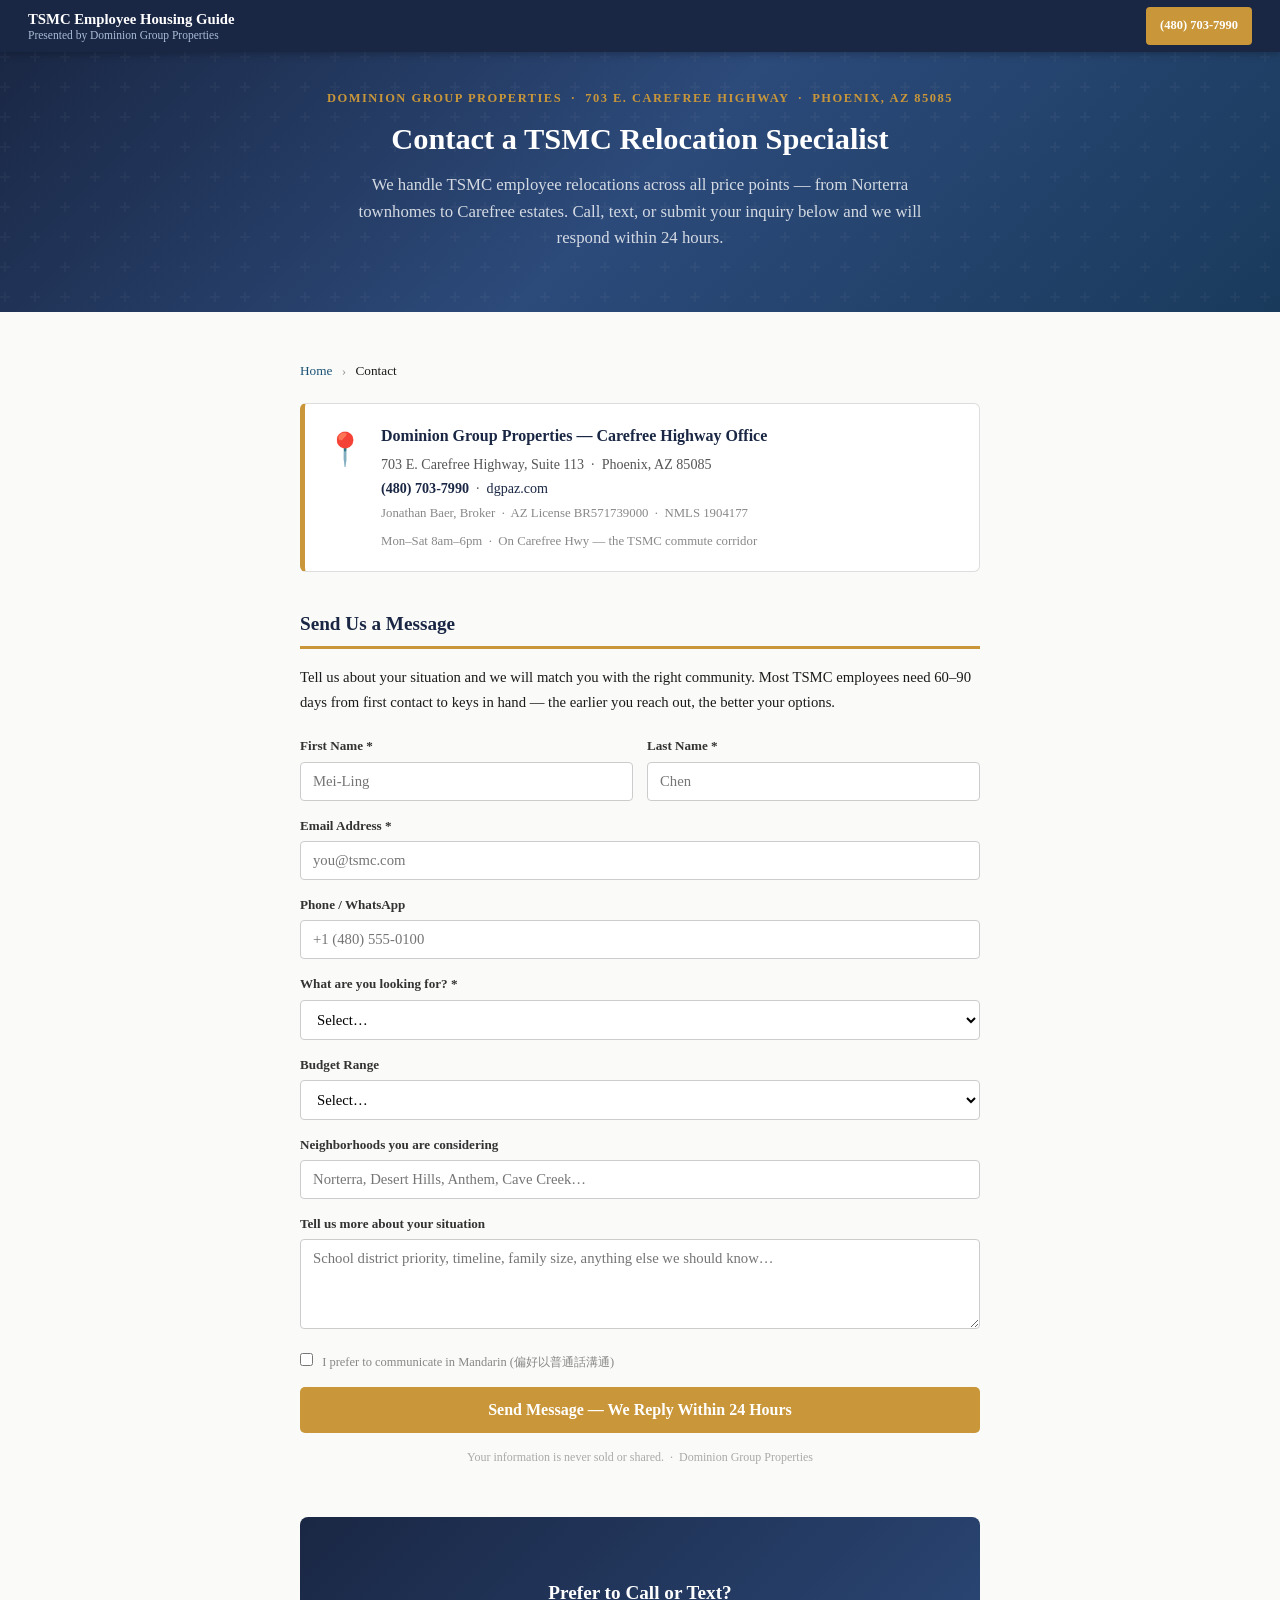
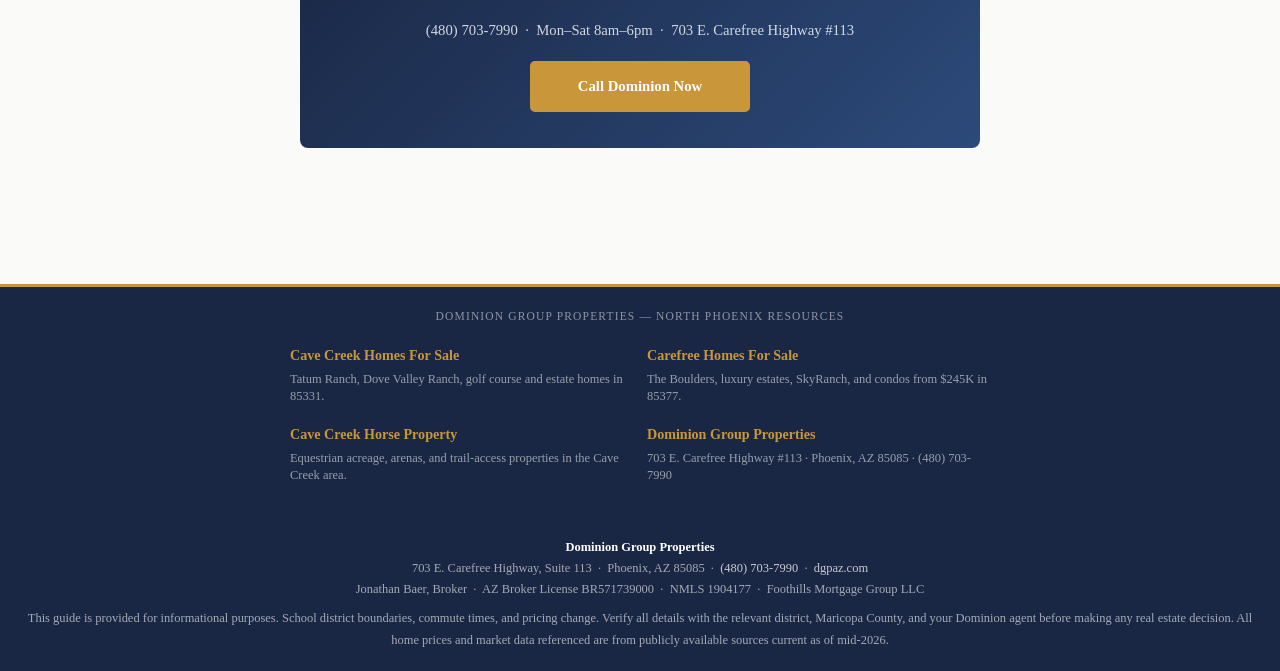
<file: contact.html>
<!DOCTYPE html>
<html lang="en">
<head>
<meta charset="UTF-8">
<meta name="viewport" content="width=device-width, initial-scale=1.0">
<title>Contact Dominion Group Properties | TSMC Employee Housing</title>
<meta name="description" content="Contact Dominion Group Properties — North Phoenix real estate specialists for TSMC employees. Call (480) 703-7990 or submit your housing inquiry online.">
<meta name="robots" content="index, follow">
<link rel="canonical" href="https://tsmcemployeehousingguide.com/contact.html">
<meta property="og:title" content="Contact Dominion Group Properties | TSMC Employee Housing">
<meta property="og:description" content="Contact Dominion Group Properties — North Phoenix real estate specialists for TSMC employees. Call (480) 703-7990 or submit your housing inquiry online.">
<meta property="og:type" content="website">
<meta property="og:image" content="https://tsmc-employee-housing-guide.pages.dev/og-image.png">
<meta property="og:image:width" content="1200">
<meta property="og:image:height" content="630">
<meta property="og:url" content="https://tsmcemployeehousingguide.com/contact.html">
<meta name="twitter:card" content="summary_large_image">
<meta name="twitter:title" content="Contact Dominion Group Properties | TSMC Employee Housing">
<meta name="twitter:description" content="Contact Dominion Group Properties — North Phoenix real estate specialists for TSMC employees. Call (480) 703-7990 or submit your housing inquiry online.">
<meta name="twitter:image" content="https://tsmc-employee-housing-guide.pages.dev/og-image.png">
<link rel="icon" type="image/x-icon" href="/favicon.ico">
<link rel="icon" type="image/svg+xml" href="/favicon.svg">
<link rel="icon" type="image/png" sizes="32x32" href="/favicon-32x32.png">
<link rel="apple-touch-icon" sizes="180x180" href="/apple-touch-icon.png">
<link rel="stylesheet" href="/styles.css">
<!-- GA4 -->
<script async src="https://www.googletagmanager.com/gtag/js?id=G-TSMCGUIDEXX"></script>
<script>window.dataLayer=window.dataLayer||[];function gtag(){dataLayer.push(arguments);}gtag('js',new Date());gtag('config','G-TSMCGUIDEXX');</script>
<script type="application/ld+json">
{
  "@context": "https://schema.org",
  "@type": "WebPage",
  "name": "Contact Dominion Group Properties | TSMC Employee Housing",
  "description": "Contact Dominion Group Properties \u2014 North Phoenix real estate specialists for TSMC employees. Call (480) 703-7990 or submit your housing inquiry online.",
  "url": "https://tsmcemployeehousingguide.com/contact.html",
  "isPartOf": {
    "@id": "https://tsmcemployeehousingguide.com/#website"
  },
  "publisher": {
    "@id": "https://tsmcemployeehousingguide.com/#organization"
  }
}
</script>
</head>
<body>
<nav class="site-nav" aria-label="Site navigation">
  <div class="nav-brand">
    TSMC Employee Housing Guide
    <span>Presented by Dominion Group Properties</span>
  </div>
  <a href="tel:4807037990" class="nav-cta">(480) 703-7990</a>
</nav>

<div class="site-hero" style="padding:36px 20px 32px">
  <p class="hero-kicker">Dominion Group Properties &nbsp;·&nbsp; 703 E. Carefree Highway &nbsp;·&nbsp; Phoenix, AZ 85085</p>
  <h1 class="hero-title" style="font-size:1.9rem">Contact a TSMC Relocation Specialist</h1>
  <p class="hero-sub">We handle TSMC employee relocations across all price points — from Norterra townhomes to Carefree estates. Call, text, or submit your inquiry below and we will respond within 24 hours.</p>
</div>

<main class="page-main">
  <nav class="breadcrumb" aria-label="Breadcrumb" style="margin-bottom:20px;font-size:.83rem">
    <a href="/" style="color:#1a5276">Home</a> <span style="color:#999;margin:0 6px">›</span> <span>Contact</span>
  </nav>

  <!-- OFFICE CARD -->
  <div style="background:#fff;border:1px solid #ddd;border-left:5px solid #c9973a;border-radius:6px;padding:18px 20px;margin-bottom:28px;display:flex;gap:16px;align-items:flex-start;flex-wrap:wrap">
    <div style="font-size:2rem;flex-shrink:0">📍</div>
    <div>
      <div style="font-weight:700;font-size:1rem;color:#1a2744;margin-bottom:4px">Dominion Group Properties — Carefree Highway Office</div>
      <div style="font-size:.88rem;color:#555;line-height:1.7">
        703 E. Carefree Highway, Suite 113 &nbsp;·&nbsp; Phoenix, AZ 85085<br>
        <a href="tel:4807037990" style="color:#1a2744;font-weight:700">(480) 703-7990</a> &nbsp;·&nbsp;
        <a href="https://www.dgpaz.com" target="_blank" rel="noopener noreferrer" style="color:#1a2744">dgpaz.com</a><br>
        <span style="font-size:.8rem;color:#888">Jonathan Baer, Broker &nbsp;·&nbsp; AZ License BR571739000 &nbsp;·&nbsp; NMLS 1904177</span>
      </div>
      <div style="font-size:.8rem;color:#888;margin-top:6px">Mon–Sat 8am–6pm &nbsp;·&nbsp; On Carefree Hwy — the TSMC commute corridor</div>
    </div>
  </div>

  <h2 style="font-size:1.2rem;color:#1a2744;border-bottom:3px solid #c9973a;padding-bottom:6px;margin-bottom:16px">Send Us a Message</h2>
  <p style="font-size:.92rem;margin-bottom:20px">Tell us about your situation and we will match you with the right community. Most TSMC employees need 60–90 days from first contact to keys in hand — the earlier you reach out, the better your options.</p>

  <form id="contactForm" style="display:flex;flex-direction:column;gap:14px">
    <div style="display:grid;grid-template-columns:1fr 1fr;gap:14px">
      <div>
        <label style="display:block;font-size:.82rem;font-weight:700;color:#333;margin-bottom:4px">First Name *</label>
        <input type="text" name="first_name" required placeholder="Mei-Ling"
          style="width:100%;padding:10px 12px;border:1px solid #ccc;border-radius:4px;font-size:.92rem;font-family:Georgia,serif">
      </div>
      <div>
        <label style="display:block;font-size:.82rem;font-weight:700;color:#333;margin-bottom:4px">Last Name *</label>
        <input type="text" name="last_name" required placeholder="Chen"
          style="width:100%;padding:10px 12px;border:1px solid #ccc;border-radius:4px;font-size:.92rem;font-family:Georgia,serif">
      </div>
    </div>
    <div>
      <label style="display:block;font-size:.82rem;font-weight:700;color:#333;margin-bottom:4px">Email Address *</label>
      <input type="email" name="email" required placeholder="you@tsmc.com"
        style="width:100%;padding:10px 12px;border:1px solid #ccc;border-radius:4px;font-size:.92rem;font-family:Georgia,serif">
    </div>
    <div>
      <label style="display:block;font-size:.82rem;font-weight:700;color:#333;margin-bottom:4px">Phone / WhatsApp</label>
      <input type="tel" name="phone" placeholder="+1 (480) 555-0100"
        style="width:100%;padding:10px 12px;border:1px solid #ccc;border-radius:4px;font-size:.92rem;font-family:Georgia,serif">
    </div>
    <div>
      <label style="display:block;font-size:.82rem;font-weight:700;color:#333;margin-bottom:4px">What are you looking for? *</label>
      <select name="inquiry_type" required
        style="width:100%;padding:10px 12px;border:1px solid #ccc;border-radius:4px;font-size:.92rem;font-family:Georgia,serif;background:#fff">
        <option value="">Select…</option>
        <option>Buying a home near TSMC</option>
        <option>Renting while I find the right home</option>
        <option>Buying land / custom build in Desert Hills</option>
        <option>Luxury or estate purchase (Carefree, Anthem Country Club)</option>
        <option>Selling my home in the TSMC corridor</option>
        <option>Financing / mortgage questions (NMLS 1904177)</option>
        <option>General relocation information</option>
      </select>
    </div>
    <div>
      <label style="display:block;font-size:.82rem;font-weight:700;color:#333;margin-bottom:4px">Budget Range</label>
      <select name="budget"
        style="width:100%;padding:10px 12px;border:1px solid #ccc;border-radius:4px;font-size:.92rem;font-family:Georgia,serif;background:#fff">
        <option value="">Select…</option>
        <option>Under $500K</option>
        <option>$500K – $750K</option>
        <option>$750K – $1M</option>
        <option>$1M – $1.5M</option>
        <option>$1.5M – $2.5M</option>
        <option>$2.5M+</option>
        <option>Renting — not buying yet</option>
      </select>
    </div>
    <div>
      <label style="display:block;font-size:.82rem;font-weight:700;color:#333;margin-bottom:4px">Neighborhoods you are considering</label>
      <input type="text" name="neighborhoods" placeholder="Norterra, Desert Hills, Anthem, Cave Creek…"
        style="width:100%;padding:10px 12px;border:1px solid #ccc;border-radius:4px;font-size:.92rem;font-family:Georgia,serif">
    </div>
    <div>
      <label style="display:block;font-size:.82rem;font-weight:700;color:#333;margin-bottom:4px">Tell us more about your situation</label>
      <textarea name="message" rows="4" placeholder="School district priority, timeline, family size, anything else we should know…"
        style="width:100%;padding:10px 12px;border:1px solid #ccc;border-radius:4px;font-size:.92rem;font-family:Georgia,serif;resize:vertical"></textarea>
    </div>
    <div style="font-size:.78rem;color:#888">
      <input type="checkbox" name="preferred_mandarin" id="mandarin_pref" style="margin-right:6px">
      <label for="mandarin_pref">I prefer to communicate in Mandarin (偏好以普通話溝通)</label>
    </div>
    <button type="submit" class="btn-primary" style="width:100%;font-size:1rem;padding:14px">Send Message — We Reply Within 24 Hours</button>
    <p id="form-msg" style="text-align:center;font-size:.88rem;display:none"></p>
    <p style="font-size:.75rem;color:#aaa;text-align:center">Your information is never sold or shared. &nbsp;·&nbsp; Dominion Group Properties</p>
  </form>

  <script>
  document.getElementById('contactForm').addEventListener('submit', async function(e) {
    e.preventDefault();
    const btn = this.querySelector('button[type=submit]');
    const msg = document.getElementById('form-msg');
    btn.textContent = 'Sending…'; btn.disabled = true;
    const data = Object.fromEntries(new FormData(this));
    data.source_site = 'TSMCEmployeeHousingGuide.com — Dominion Group Properties';
    data.full_name = (data.first_name || '') + ' ' + (data.last_name || '');
    try {
      const r = await fetch('https://contact-form.bridleandbit.workers.dev', {
        method: 'POST',
        headers: {'Content-Type': 'application/json'},
        body: JSON.stringify(data)
      });
      if (r.ok) {
        msg.textContent = 'Message sent! A Dominion specialist will contact you within 24 hours.';
        msg.style.color = '#1a7a4a';
        this.reset();
      } else { throw new Error(); }
    } catch {
      msg.textContent = 'Something went wrong. Please call (480) 703-7990 directly.';
      msg.style.color = '#c0392b';
    }
    msg.style.display = 'block';
    btn.textContent = 'Send Message — We Reply Within 24 Hours'; btn.disabled = false;
  });
  </script>

  <div class="dgp-cta" style="margin-top:36px">
    <h3>Prefer to Call or Text?</h3>
    <p>(480) 703-7990 &nbsp;·&nbsp; Mon–Sat 8am–6pm &nbsp;·&nbsp; 703 E. Carefree Highway #113</p>
    <a href="tel:4807037990" class="btn-primary">Call Dominion Now</a>
  </div>
</main>

<footer class="network-footer" style="background:#1a2744;padding:20px 16px 16px;border-top:3px solid #c9973a">
  <p style="text-align:center;color:rgba(255,255,255,.5);font-size:.72rem;text-transform:uppercase;letter-spacing:.1em;margin-bottom:14px">Dominion Group Properties — North Phoenix Resources</p>
  <div style="display:grid;grid-template-columns:1fr 1fr;gap:14px;max-width:700px;margin:0 auto 16px">
    <div>
      <a href="https://www.cavecreekhomesforsale.com" target="_blank" rel="noopener" style="color:#c9973a;font-size:.88rem;font-weight:700">Cave Creek Homes For Sale</a>
      <p style="color:rgba(255,255,255,.55);font-size:.78rem;margin:3px 0 0;line-height:1.4">Tatum Ranch, Dove Valley Ranch, golf course and estate homes in 85331.</p>
    </div>
    <div>
      <a href="https://www.carefreehomesforsale.com" target="_blank" rel="noopener" style="color:#c9973a;font-size:.88rem;font-weight:700">Carefree Homes For Sale</a>
      <p style="color:rgba(255,255,255,.55);font-size:.78rem;margin:3px 0 0;line-height:1.4">The Boulders, luxury estates, SkyRanch, and condos from $245K in 85377.</p>
    </div>
    <div>
      <a href="https://www.cavecreekhorseproperty.com" target="_blank" rel="noopener" style="color:#c9973a;font-size:.88rem;font-weight:700">Cave Creek Horse Property</a>
      <p style="color:rgba(255,255,255,.55);font-size:.78rem;margin:3px 0 0;line-height:1.4">Equestrian acreage, arenas, and trail-access properties in the Cave Creek area.</p>
    </div>
    <div>
      <a href="https://www.dgpaz.com" target="_blank" rel="noopener" style="color:#c9973a;font-size:.88rem;font-weight:700">Dominion Group Properties</a>
      <p style="color:rgba(255,255,255,.55);font-size:.78rem;margin:3px 0 0;line-height:1.4">703 E. Carefree Highway #113 · Phoenix, AZ 85085 · (480) 703-7990</p>
    </div>
  </div>
</footer>
<footer class="site-footer">
  <p><strong>Dominion Group Properties</strong></p>
  <p>703 E. Carefree Highway, Suite 113 &nbsp;·&nbsp; Phoenix, AZ 85085 &nbsp;·&nbsp; <a href="tel:4807037990">(480) 703-7990</a> &nbsp;·&nbsp; <a target="_blank" rel="noopener noreferrer" href="https://www.dgpaz.com">dgpaz.com</a></p>
  <p>Jonathan Baer, Broker &nbsp;·&nbsp; AZ Broker License BR571739000 &nbsp;·&nbsp; NMLS 1904177 &nbsp;·&nbsp; Foothills Mortgage Group LLC</p>
  <p style="margin-top:8px">This guide is provided for informational purposes. School district boundaries, commute times, and pricing change. Verify all details with the relevant district, Maricopa County, and your Dominion agent before making any real estate decision. All home prices and market data referenced are from publicly available sources current as of mid-2026.</p>
</footer>
<div class="sticky-bottom" role="complementary" aria-label="Contact Dominion">
  <div class="sticky-bottom-text">
    <strong>Dominion Group Properties</strong>
    Carefree Hwy &nbsp;·&nbsp; TSMC Relocation Specialists
  </div>
  <a href="tel:4807037990">(480) 703-7990</a>
</div>

</body>
</body>
</html>
</file>
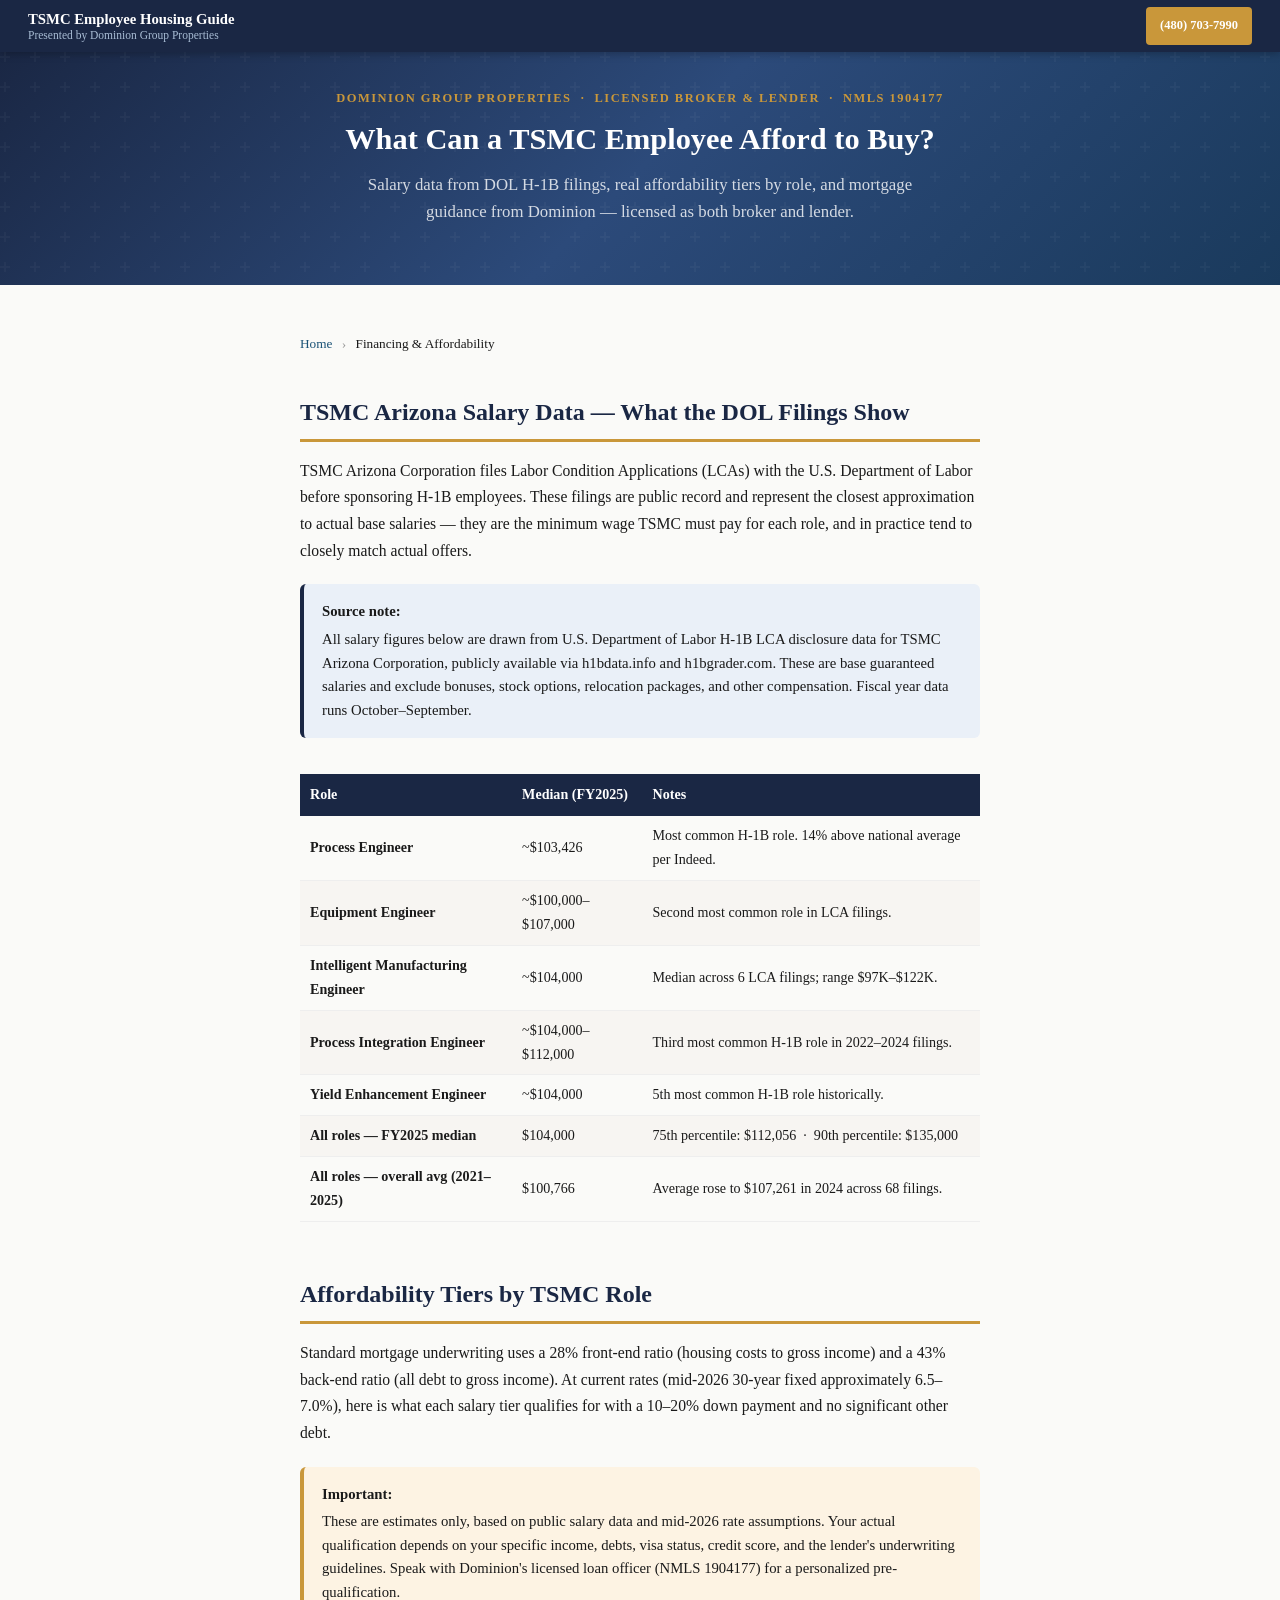
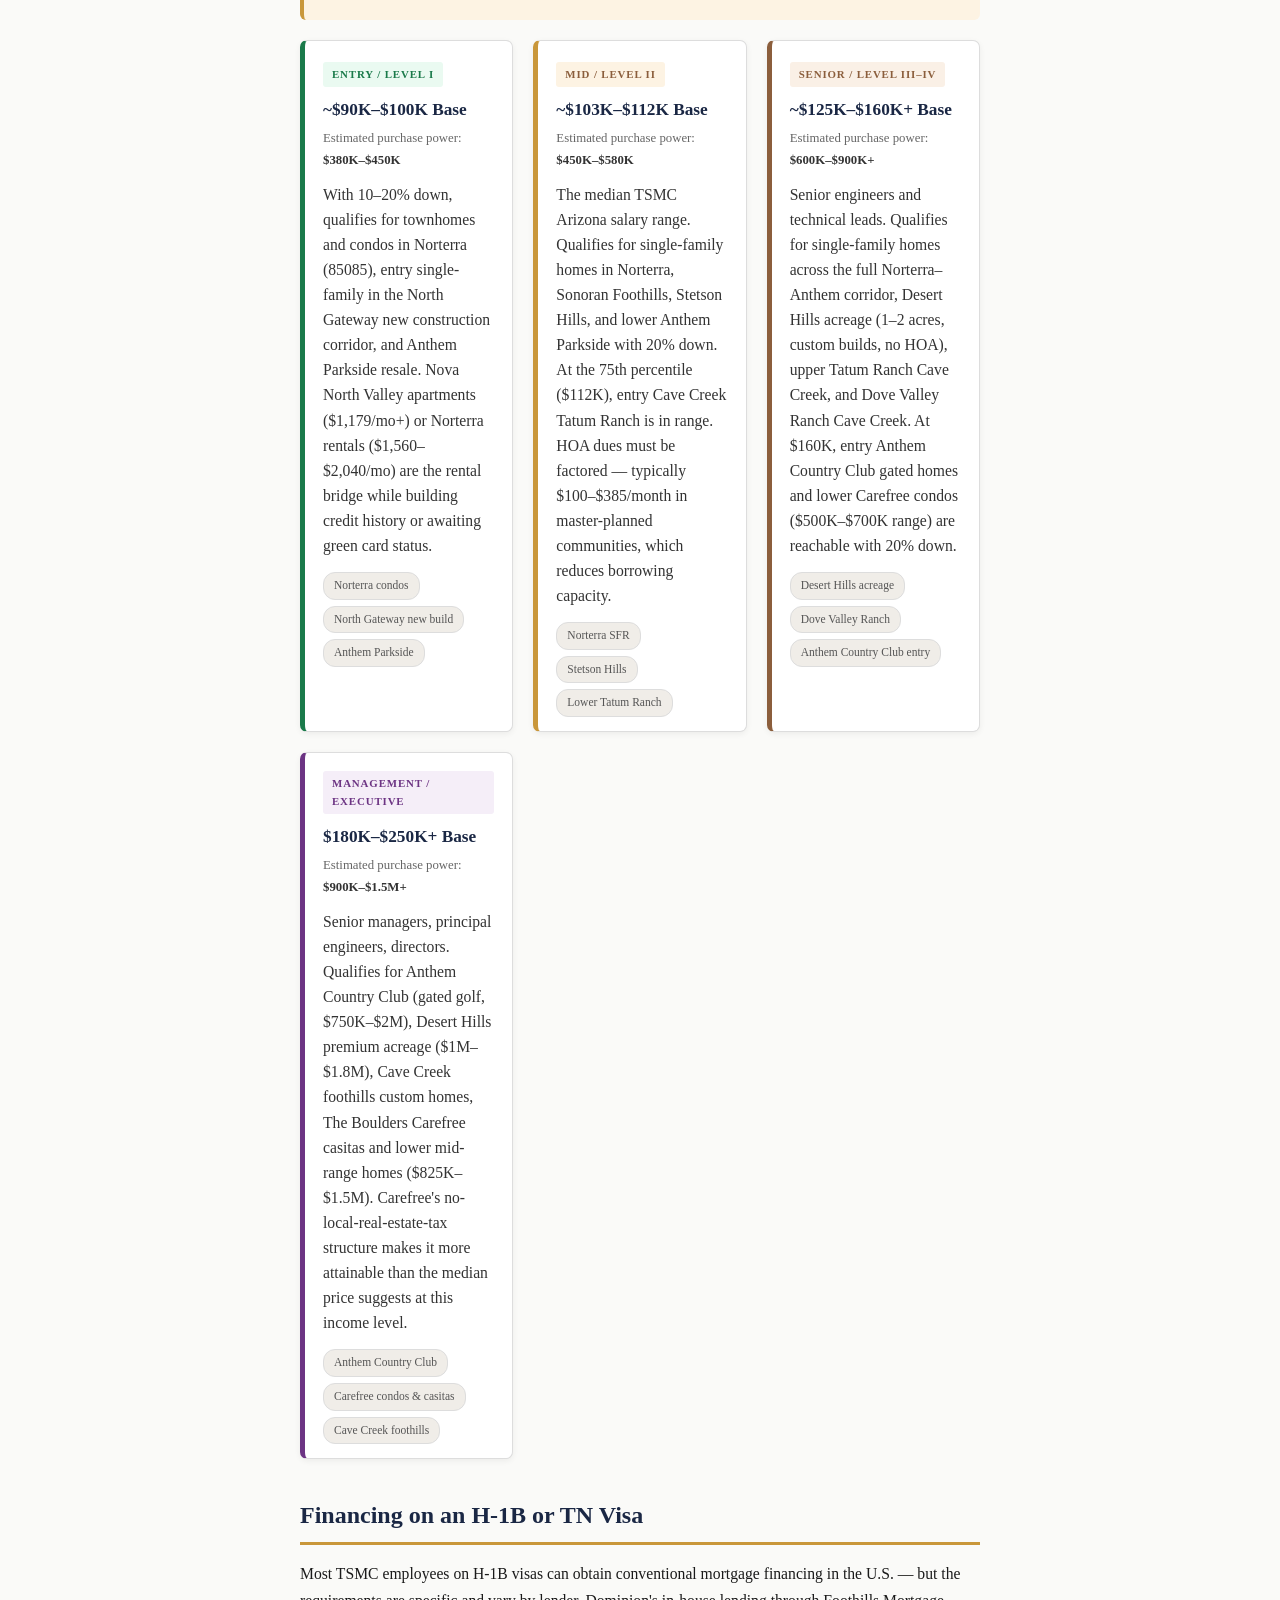
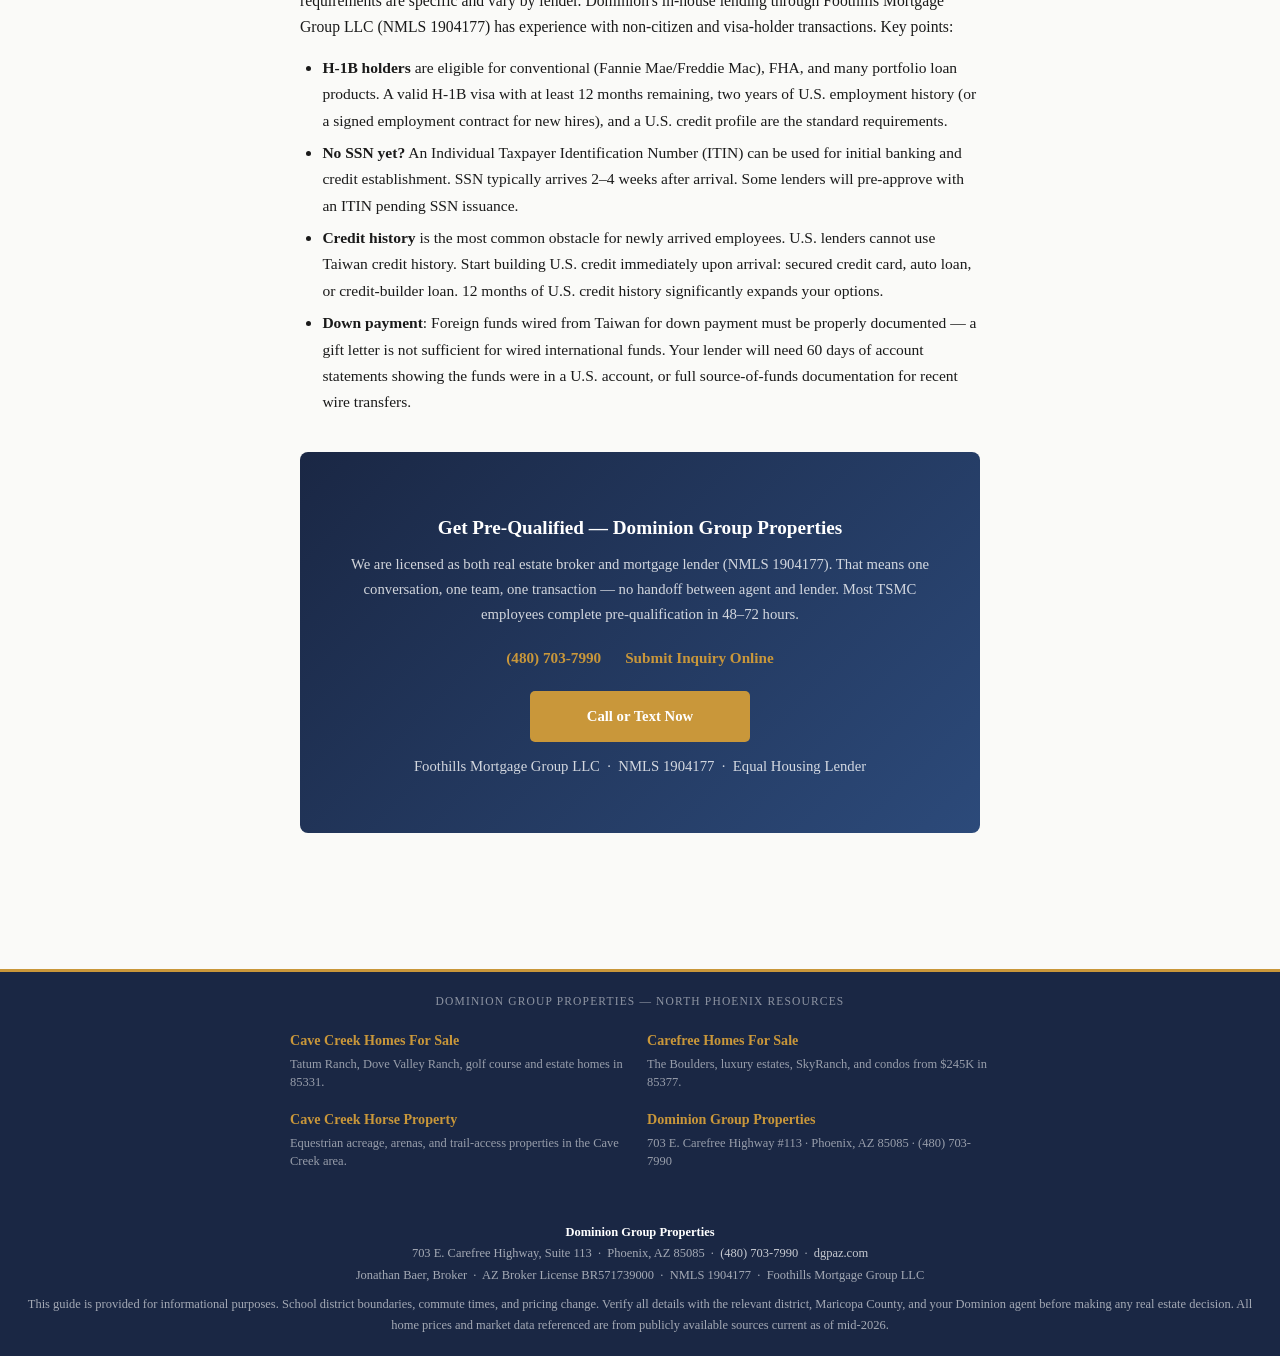
<file: financing.html>
<!DOCTYPE html>
<html lang="en">
<head>
<meta charset="UTF-8">
<meta name="viewport" content="width=device-width, initial-scale=1.0">
<title>TSMC Employee Home Affordability | Dominion Group Properties | NMLS 1904177</title>
<meta name="description" content="What TSMC Arizona employees can afford to buy — salary bands, affordability tiers, mortgage guidance, and Dominion Group Properties financing (NMLS 1904177). North Phoenix homes near TSMC.">
<link rel="canonical" href="https://tsmcemployeehousingguide.com/financing.html">
<meta property="og:title" content="TSMC Employee Home Affordability | Dominion Group Properties | NMLS 1904177">
<meta property="og:description" content="What TSMC Arizona employees can afford to buy — salary bands, affordability tiers, mortgage guidance, and Dominion Group Properties financing (NMLS 1904177). North Phoenix homes near TSMC.">
<meta property="og:image" content="https://tsmc-employee-housing-guide.pages.dev/og-image.png">
<meta property="og:image:width" content="1200"><meta property="og:image:height" content="630">
<meta name="twitter:card" content="summary_large_image">
<meta name="twitter:image" content="https://tsmc-employee-housing-guide.pages.dev/og-image.png">
<link rel="icon" type="image/x-icon" href="/favicon.ico">
<link rel="icon" type="image/svg+xml" href="/favicon.svg">
<link rel="apple-touch-icon" sizes="180x180" href="/apple-touch-icon.png">
<link rel="stylesheet" href="/styles.css">
<script async src="https://www.googletagmanager.com/gtag/js?id=G-TSMCGUIDEXX"></script>
<script>window.dataLayer=window.dataLayer||[];function gtag(){dataLayer.push(arguments);}gtag('js',new Date());gtag('config','G-TSMCGUIDEXX');</script>
<script type="application/ld+json">{"@context": "https://schema.org", "@type": "WebPage", "name": "TSMC Employee Home Affordability | Dominion Group Properties | NMLS 1904177", "description": "What TSMC Arizona employees can afford to buy \u2014 salary bands, affordability tiers, mortgage guidance, and Dominion Group Properties financing (NMLS 1904177). North Phoenix homes near TSMC.", "url": "https://tsmcemployeehousingguide.com/financing.html"}</script>
</head>
<body>
<nav class="site-nav" aria-label="Site navigation">
  <div class="nav-brand">
    TSMC Employee Housing Guide
    <span>Presented by Dominion Group Properties</span>
  </div>
  <a href="tel:4807037990" class="nav-cta">(480) 703-7990</a>
</nav>

<div class="site-hero" style="padding:36px 20px 32px">
  <p class="hero-kicker">Dominion Group Properties &nbsp;·&nbsp; Licensed Broker &amp; Lender &nbsp;·&nbsp; NMLS 1904177</p>
  <h1 class="hero-title" style="font-size:1.9rem">What Can a TSMC Employee Afford to Buy?</h1>
  <p class="hero-sub">Salary data from DOL H-1B filings, real affordability tiers by role, and mortgage guidance from Dominion — licensed as both broker and lender.</p>
</div>

<main class="page-main">
  <nav aria-label="Breadcrumb" style="margin-bottom:20px;font-size:.83rem">
    <a href="/" style="color:#1a5276">Home</a> <span style="color:#999;margin:0 6px">›</span> <span>Financing &amp; Affordability</span>
  </nav>

  <h2 id="salaries">TSMC Arizona Salary Data — What the DOL Filings Show</h2>
  <p>TSMC Arizona Corporation files Labor Condition Applications (LCAs) with the U.S. Department of Labor before sponsoring H-1B employees. These filings are public record and represent the closest approximation to actual base salaries — they are the minimum wage TSMC must pay for each role, and in practice tend to closely match actual offers.</p>

  <div class="callout callout-blue">
    <strong>Source note:</strong> All salary figures below are drawn from U.S. Department of Labor H-1B LCA disclosure data for TSMC Arizona Corporation, publicly available via h1bdata.info and h1bgrader.com. These are base guaranteed salaries and exclude bonuses, stock options, relocation packages, and other compensation. Fiscal year data runs October–September.
  </div>

  <div class="table-scroll">
  <table>
    <thead>
      <tr><th>Role</th><th>Median (FY2025)</th><th>Notes</th></tr>
    </thead>
    <tbody>
      <tr><td><strong>Process Engineer</strong></td><td>~$103,426</td><td>Most common H-1B role. 14% above national average per Indeed.</td></tr>
      <tr><td><strong>Equipment Engineer</strong></td><td>~$100,000–$107,000</td><td>Second most common role in LCA filings.</td></tr>
      <tr><td><strong>Intelligent Manufacturing Engineer</strong></td><td>~$104,000</td><td>Median across 6 LCA filings; range $97K–$122K.</td></tr>
      <tr><td><strong>Process Integration Engineer</strong></td><td>~$104,000–$112,000</td><td>Third most common H-1B role in 2022–2024 filings.</td></tr>
      <tr><td><strong>Yield Enhancement Engineer</strong></td><td>~$104,000</td><td>5th most common H-1B role historically.</td></tr>
      <tr><td><strong>All roles — FY2025 median</strong></td><td>$104,000</td><td>75th percentile: $112,056 &nbsp;·&nbsp; 90th percentile: $135,000</td></tr>
      <tr><td><strong>All roles — overall avg (2021–2025)</strong></td><td>$100,766</td><td>Average rose to $107,261 in 2024 across 68 filings.</td></tr>
    </tbody>
  </table>
  </div>

  <h2 id="affordability">Affordability Tiers by TSMC Role</h2>
  <p>Standard mortgage underwriting uses a 28% front-end ratio (housing costs to gross income) and a 43% back-end ratio (all debt to gross income). At current rates (mid-2026 30-year fixed approximately 6.5–7.0%), here is what each salary tier qualifies for with a 10–20% down payment and no significant other debt.</p>

  <div class="callout callout-gold">
    <strong>Important:</strong> These are estimates only, based on public salary data and mid-2026 rate assumptions. Your actual qualification depends on your specific income, debts, visa status, credit score, and the lender's underwriting guidelines. Speak with Dominion's licensed loan officer (NMLS 1904177) for a personalized pre-qualification.
  </div>

  <div class="nbhd-grid" style="margin:16px 0">
    <div class="nbhd-card family">
      <div class="nbhd-tag">Entry / Level I</div>
      <div class="nbhd-name">~$90K–$100K Base</div>
      <div class="nbhd-meta">Estimated purchase power: <strong>$380K–$450K</strong></div>
      <p class="nbhd-desc">With 10–20% down, qualifies for townhomes and condos in Norterra (85085), entry single-family in the North Gateway new construction corridor, and Anthem Parkside resale. Nova North Valley apartments ($1,179/mo+) or Norterra rentals ($1,560–$2,040/mo) are the rental bridge while building credit history or awaiting green card status.</p>
      <div class="nbhd-pills"><span class="pill">Norterra condos</span><span class="pill">North Gateway new build</span><span class="pill">Anthem Parkside</span></div>
    </div>
    <div class="nbhd-card closest">
      <div class="nbhd-tag">Mid / Level II</div>
      <div class="nbhd-name">~$103K–$112K Base</div>
      <div class="nbhd-meta">Estimated purchase power: <strong>$450K–$580K</strong></div>
      <p class="nbhd-desc">The median TSMC Arizona salary range. Qualifies for single-family homes in Norterra, Sonoran Foothills, Stetson Hills, and lower Anthem Parkside with 20% down. At the 75th percentile ($112K), entry Cave Creek Tatum Ranch is in range. HOA dues must be factored — typically $100–$385/month in master-planned communities, which reduces borrowing capacity.</p>
      <div class="nbhd-pills"><span class="pill">Norterra SFR</span><span class="pill">Stetson Hills</span><span class="pill">Lower Tatum Ranch</span></div>
    </div>
    <div class="nbhd-card acreage">
      <div class="nbhd-tag">Senior / Level III–IV</div>
      <div class="nbhd-name">~$125K–$160K+ Base</div>
      <div class="nbhd-meta">Estimated purchase power: <strong>$600K–$900K+</strong></div>
      <p class="nbhd-desc">Senior engineers and technical leads. Qualifies for single-family homes across the full Norterra–Anthem corridor, Desert Hills acreage (1–2 acres, custom builds, no HOA), upper Tatum Ranch Cave Creek, and Dove Valley Ranch Cave Creek. At $160K, entry Anthem Country Club gated homes and lower Carefree condos ($500K–$700K range) are reachable with 20% down.</p>
      <div class="nbhd-pills"><span class="pill">Desert Hills acreage</span><span class="pill">Dove Valley Ranch</span><span class="pill">Anthem Country Club entry</span></div>
    </div>
    <div class="nbhd-card luxury">
      <div class="nbhd-tag">Management / Executive</div>
      <div class="nbhd-name">$180K–$250K+ Base</div>
      <div class="nbhd-meta">Estimated purchase power: <strong>$900K–$1.5M+</strong></div>
      <p class="nbhd-desc">Senior managers, principal engineers, directors. Qualifies for Anthem Country Club (gated golf, $750K–$2M), Desert Hills premium acreage ($1M–$1.8M), Cave Creek foothills custom homes, The Boulders Carefree casitas and lower mid-range homes ($825K–$1.5M). Carefree's no-local-real-estate-tax structure makes it more attainable than the median price suggests at this income level.</p>
      <div class="nbhd-pills"><span class="pill">Anthem Country Club</span><span class="pill">Carefree condos &amp; casitas</span><span class="pill">Cave Creek foothills</span></div>
    </div>
  </div>

  <h2 id="visa">Financing on an H-1B or TN Visa</h2>
  <p>Most TSMC employees on H-1B visas can obtain conventional mortgage financing in the U.S. — but the requirements are specific and vary by lender. Dominion's in-house lending through Foothills Mortgage Group LLC (NMLS 1904177) has experience with non-citizen and visa-holder transactions. Key points:</p>
  <ul>
    <li><strong>H-1B holders</strong> are eligible for conventional (Fannie Mae/Freddie Mac), FHA, and many portfolio loan products. A valid H-1B visa with at least 12 months remaining, two years of U.S. employment history (or a signed employment contract for new hires), and a U.S. credit profile are the standard requirements.</li>
    <li><strong>No SSN yet?</strong> An Individual Taxpayer Identification Number (ITIN) can be used for initial banking and credit establishment. SSN typically arrives 2–4 weeks after arrival. Some lenders will pre-approve with an ITIN pending SSN issuance.</li>
    <li><strong>Credit history</strong> is the most common obstacle for newly arrived employees. U.S. lenders cannot use Taiwan credit history. Start building U.S. credit immediately upon arrival: secured credit card, auto loan, or credit-builder loan. 12 months of U.S. credit history significantly expands your options.</li>
    <li><strong>Down payment</strong>: Foreign funds wired from Taiwan for down payment must be properly documented — a gift letter is not sufficient for wired international funds. Your lender will need 60 days of account statements showing the funds were in a U.S. account, or full source-of-funds documentation for recent wire transfers.</li>
  </ul>

  <div class="dgp-cta">
    <h3>Get Pre-Qualified — Dominion Group Properties</h3>
    <p>We are licensed as both real estate broker and mortgage lender (NMLS 1904177). That means one conversation, one team, one transaction — no handoff between agent and lender. Most TSMC employees complete pre-qualification in 48–72 hours.</p>
    <div class="cta-details">
      <a href="tel:4807037990">(480) 703-7990</a>
      <a href="/contact.html" style="color:#c9973a;font-weight:700">Submit Inquiry Online</a>
    </div>
    <a href="tel:4807037990" class="btn-primary">Call or Text Now</a>
    <p class="dgp-logo-line">Foothills Mortgage Group LLC &nbsp;·&nbsp; NMLS 1904177 &nbsp;·&nbsp; Equal Housing Lender</p>
  </div>
</main>

<footer class="network-footer" style="background:#1a2744;padding:20px 16px 16px;border-top:3px solid #c9973a">
  <p style="text-align:center;color:rgba(255,255,255,.5);font-size:.72rem;text-transform:uppercase;letter-spacing:.1em;margin-bottom:14px">Dominion Group Properties — North Phoenix Resources</p>
  <div style="display:grid;grid-template-columns:1fr 1fr;gap:14px;max-width:700px;margin:0 auto 16px">
    <div>
      <a href="https://www.cavecreekhomesforsale.com" target="_blank" rel="noopener" style="color:#c9973a;font-size:.88rem;font-weight:700">Cave Creek Homes For Sale</a>
      <p style="color:rgba(255,255,255,.55);font-size:.78rem;margin:3px 0 0;line-height:1.4">Tatum Ranch, Dove Valley Ranch, golf course and estate homes in 85331.</p>
    </div>
    <div>
      <a href="https://www.carefreehomesforsale.com" target="_blank" rel="noopener" style="color:#c9973a;font-size:.88rem;font-weight:700">Carefree Homes For Sale</a>
      <p style="color:rgba(255,255,255,.55);font-size:.78rem;margin:3px 0 0;line-height:1.4">The Boulders, luxury estates, SkyRanch, and condos from $245K in 85377.</p>
    </div>
    <div>
      <a href="https://www.cavecreekhorseproperty.com" target="_blank" rel="noopener" style="color:#c9973a;font-size:.88rem;font-weight:700">Cave Creek Horse Property</a>
      <p style="color:rgba(255,255,255,.55);font-size:.78rem;margin:3px 0 0;line-height:1.4">Equestrian acreage, arenas, and trail-access properties in the Cave Creek area.</p>
    </div>
    <div>
      <a href="https://www.dgpaz.com" target="_blank" rel="noopener" style="color:#c9973a;font-size:.88rem;font-weight:700">Dominion Group Properties</a>
      <p style="color:rgba(255,255,255,.55);font-size:.78rem;margin:3px 0 0;line-height:1.4">703 E. Carefree Highway #113 · Phoenix, AZ 85085 · (480) 703-7990</p>
    </div>
  </div>
</footer>
<footer class="site-footer">
  <p><strong>Dominion Group Properties</strong></p>
  <p>703 E. Carefree Highway, Suite 113 &nbsp;·&nbsp; Phoenix, AZ 85085 &nbsp;·&nbsp; <a href="tel:4807037990">(480) 703-7990</a> &nbsp;·&nbsp; <a target="_blank" rel="noopener noreferrer" href="https://www.dgpaz.com">dgpaz.com</a></p>
  <p>Jonathan Baer, Broker &nbsp;·&nbsp; AZ Broker License BR571739000 &nbsp;·&nbsp; NMLS 1904177 &nbsp;·&nbsp; Foothills Mortgage Group LLC</p>
  <p style="margin-top:8px">This guide is provided for informational purposes. School district boundaries, commute times, and pricing change. Verify all details with the relevant district, Maricopa County, and your Dominion agent before making any real estate decision. All home prices and market data referenced are from publicly available sources current as of mid-2026.</p>
</footer>
<div class="sticky-bottom" role="complementary" aria-label="Contact Dominion">
  <div class="sticky-bottom-text">
    <strong>Dominion Group Properties</strong>
    Carefree Hwy &nbsp;·&nbsp; TSMC Relocation Specialists
  </div>
  <a href="tel:4807037990">(480) 703-7990</a>
</div>

</body>
</body>
</html>
</file>
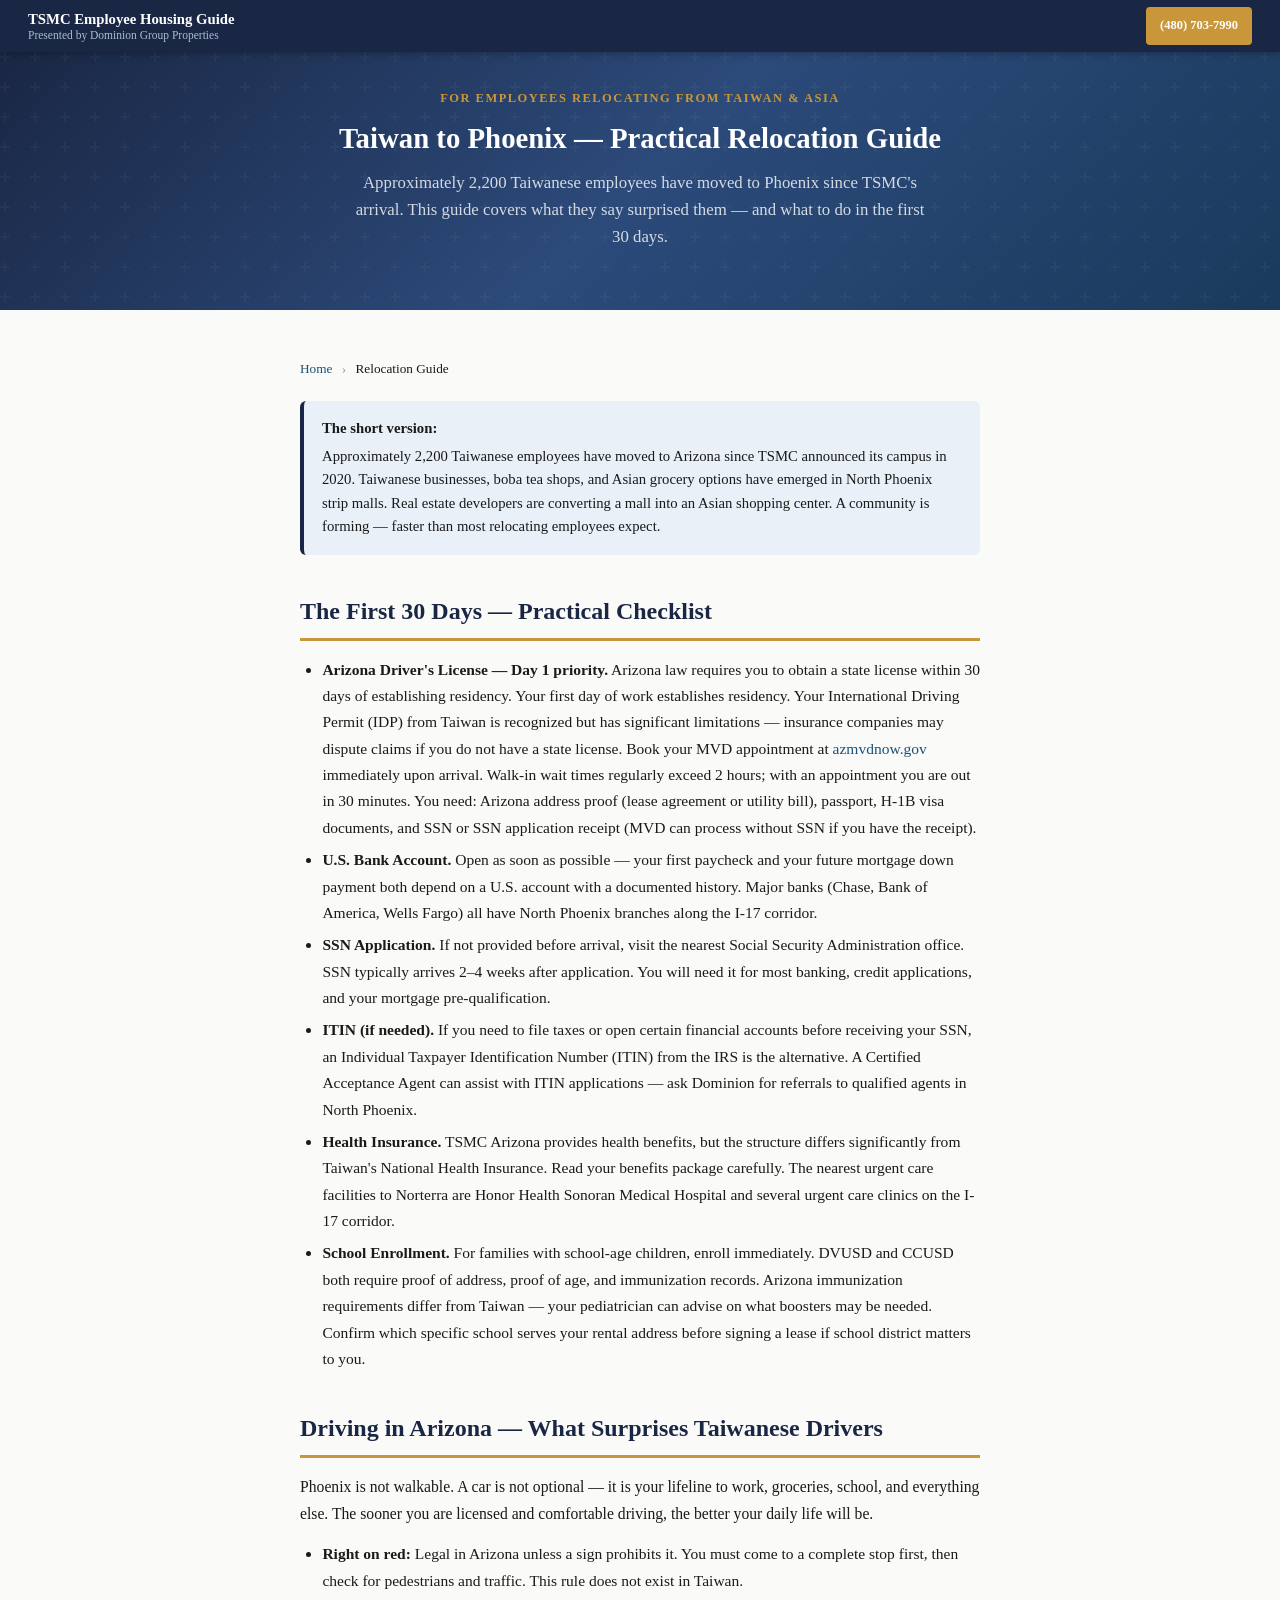
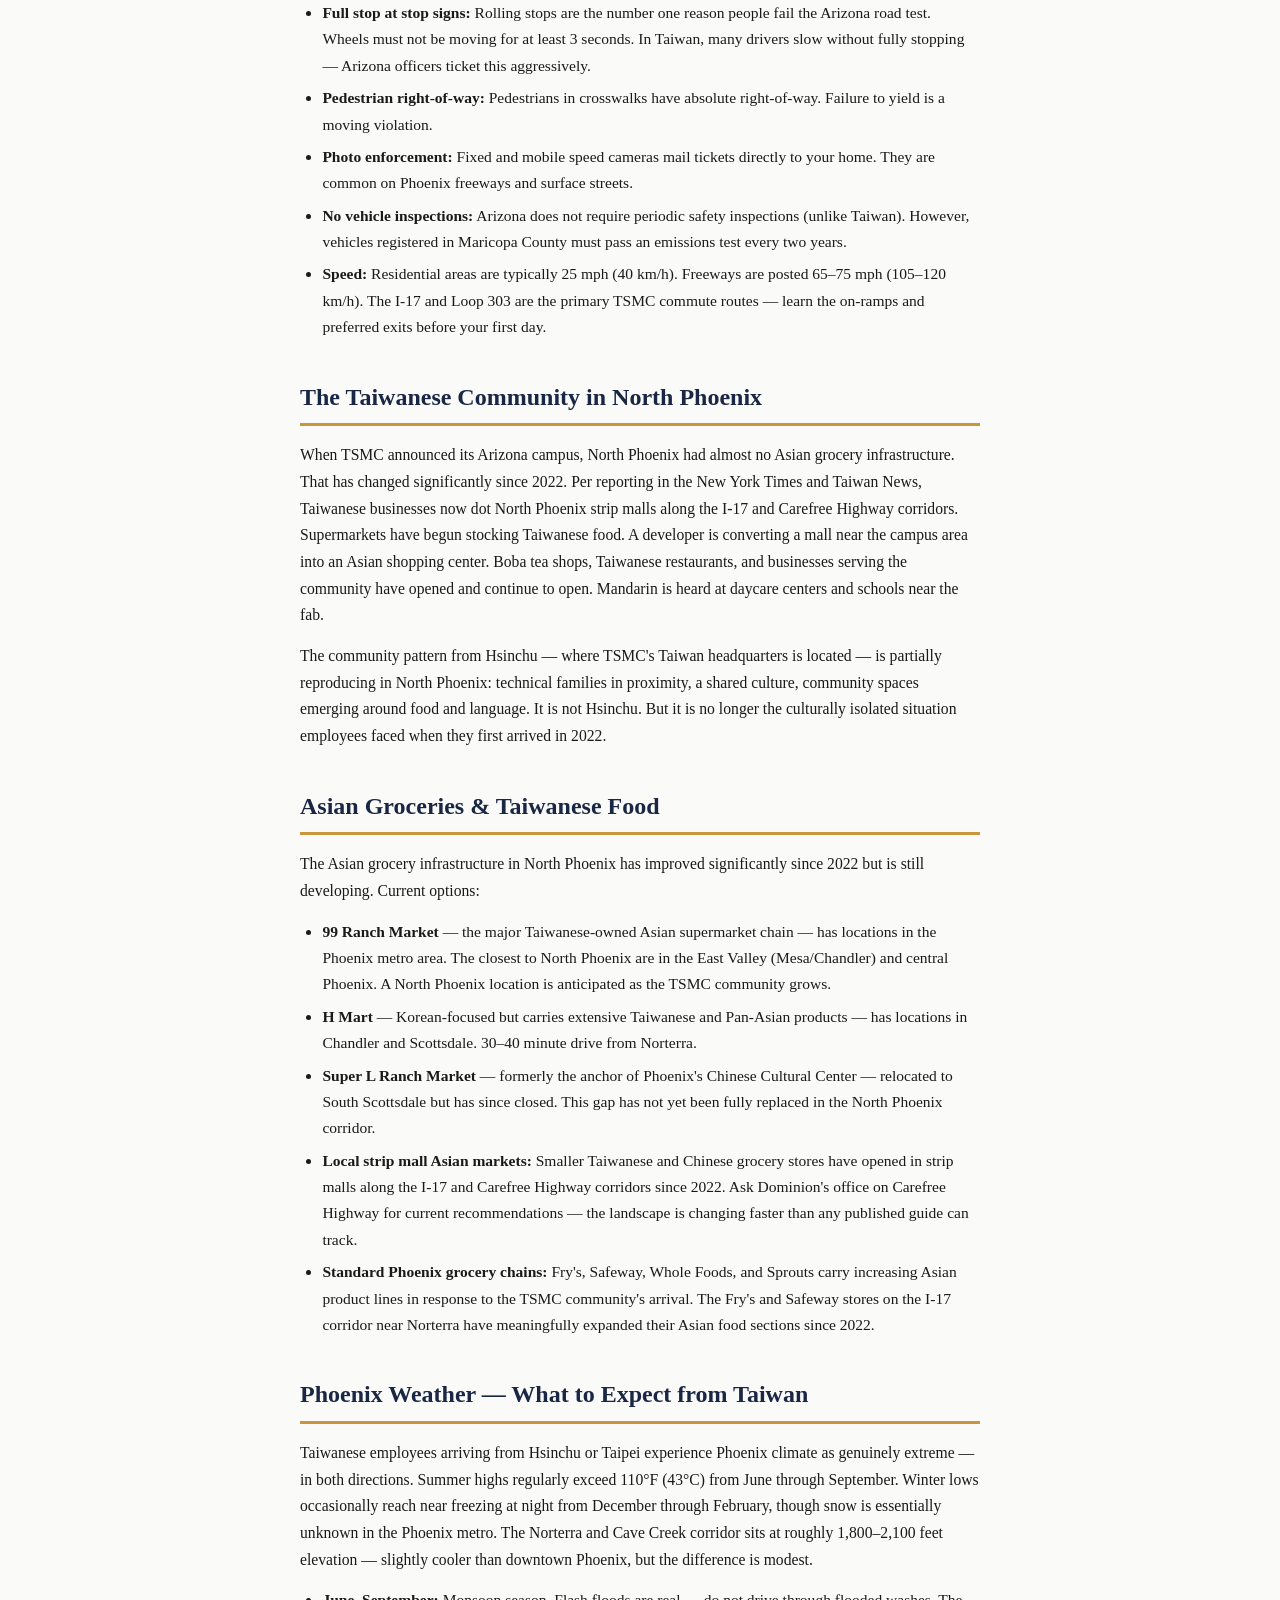
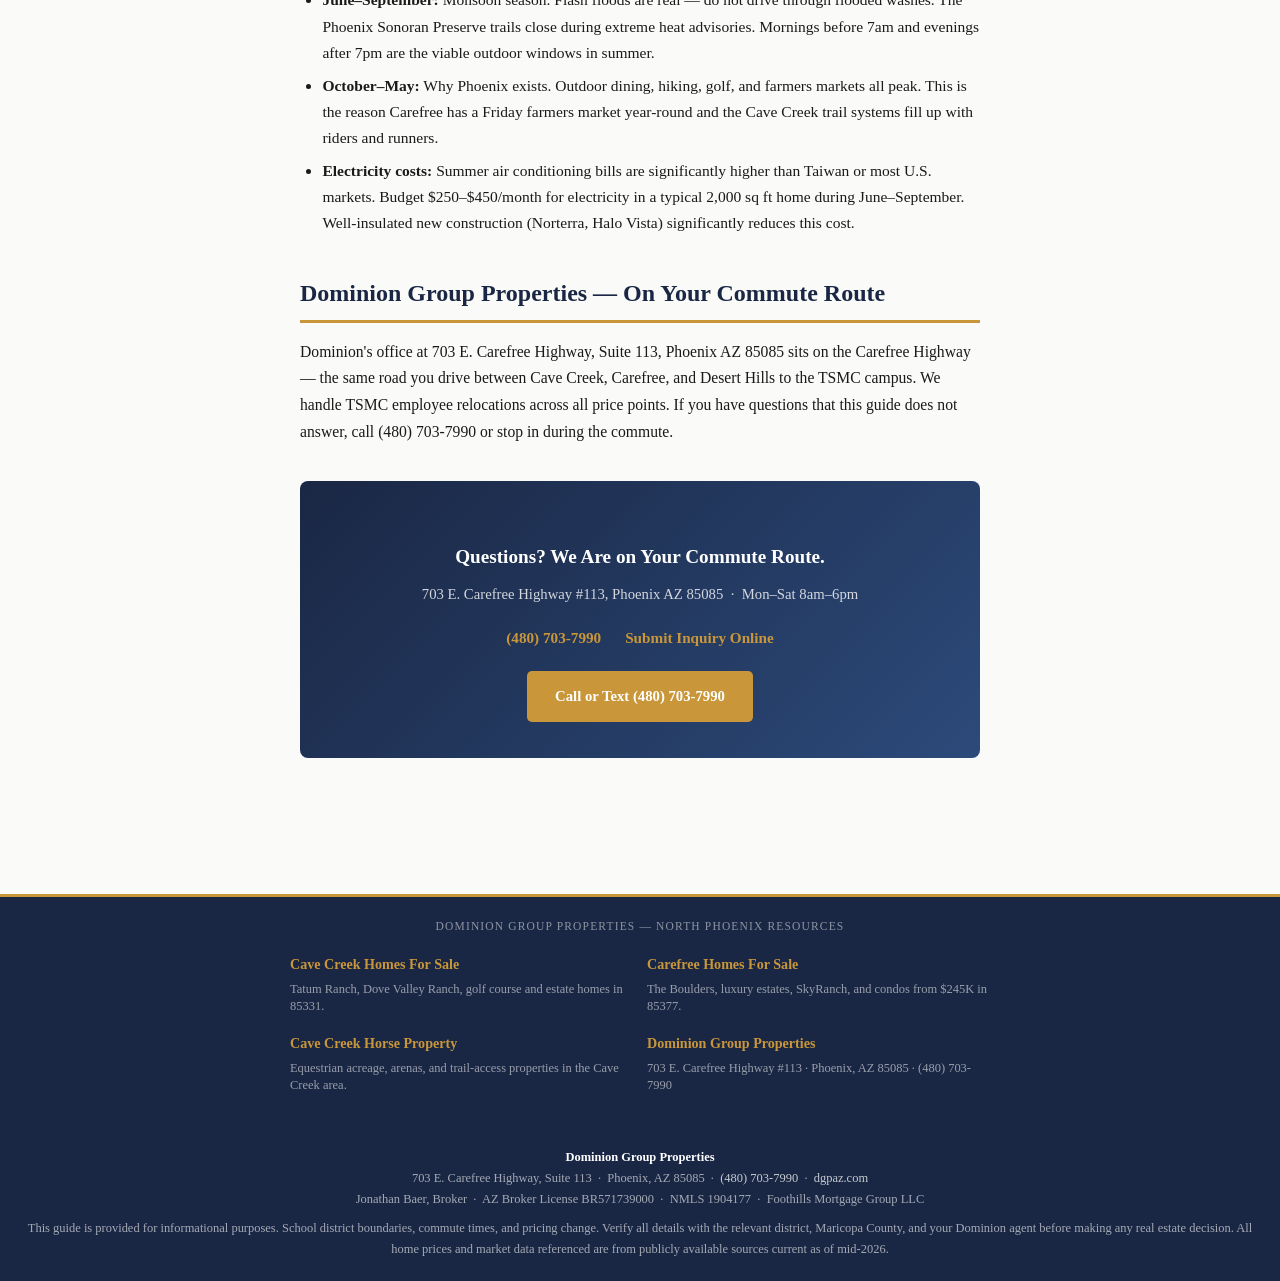
<file: relocation.html>
<!DOCTYPE html>
<html lang="en">
<head>
<meta charset="UTF-8">
<meta name="viewport" content="width=device-width, initial-scale=1.0">
<title>Taiwan to Phoenix Relocation Guide | TSMC Employee Practical Tips</title>
<meta name="description" content="Practical relocation guide for TSMC employees and families moving from Taiwan to Phoenix Arizona — driver's license, schools, Asian groceries, Taiwanese community, weather, and what surprises people.">
<link rel="canonical" href="https://tsmcemployeehousingguide.com/relocation.html">
<meta property="og:title" content="Taiwan to Phoenix Relocation Guide | TSMC Employee Practical Tips">
<meta property="og:description" content="Practical relocation guide for TSMC employees and families moving from Taiwan to Phoenix Arizona — driver's license, schools, Asian groceries, Taiwanese community, weather, and what surprises people.">
<meta property="og:image" content="https://tsmc-employee-housing-guide.pages.dev/og-image.png">
<meta property="og:image:width" content="1200"><meta property="og:image:height" content="630">
<meta name="twitter:card" content="summary_large_image">
<meta name="twitter:image" content="https://tsmc-employee-housing-guide.pages.dev/og-image.png">
<link rel="icon" type="image/x-icon" href="/favicon.ico">
<link rel="icon" type="image/svg+xml" href="/favicon.svg">
<link rel="apple-touch-icon" sizes="180x180" href="/apple-touch-icon.png">
<link rel="stylesheet" href="/styles.css">
<script async src="https://www.googletagmanager.com/gtag/js?id=G-TSMCGUIDEXX"></script>
<script>window.dataLayer=window.dataLayer||[];function gtag(){dataLayer.push(arguments);}gtag('js',new Date());gtag('config','G-TSMCGUIDEXX');</script>
<script type="application/ld+json">{"@context": "https://schema.org", "@type": "WebPage", "name": "Taiwan to Phoenix Relocation Guide | TSMC Employee Practical Tips", "description": "Practical relocation guide for TSMC employees and families moving from Taiwan to Phoenix Arizona \u2014 driver's license, schools, Asian groceries, Taiwanese community, weather, and what surprises people.", "url": "https://tsmcemployeehousingguide.com/relocation.html"}</script>
</head>
<body>
<nav class="site-nav" aria-label="Site navigation">
  <div class="nav-brand">
    TSMC Employee Housing Guide
    <span>Presented by Dominion Group Properties</span>
  </div>
  <a href="tel:4807037990" class="nav-cta">(480) 703-7990</a>
</nav>

<div class="site-hero" style="padding:36px 20px 32px">
  <p class="hero-kicker">For Employees Relocating from Taiwan &amp; Asia</p>
  <h1 class="hero-title" style="font-size:1.8rem">Taiwan to Phoenix — Practical Relocation Guide</h1>
  <p class="hero-sub">Approximately 2,200 Taiwanese employees have moved to Phoenix since TSMC's arrival. This guide covers what they say surprised them — and what to do in the first 30 days.</p>
</div>

<main class="page-main">
  <nav aria-label="Breadcrumb" style="margin-bottom:20px;font-size:.83rem">
    <a href="/" style="color:#1a5276">Home</a> <span style="color:#999;margin:0 6px">›</span> <span>Relocation Guide</span>
  </nav>

  <div class="callout callout-blue">
    <strong>The short version:</strong> Approximately 2,200 Taiwanese employees have moved to Arizona since TSMC announced its campus in 2020. Taiwanese businesses, boba tea shops, and Asian grocery options have emerged in North Phoenix strip malls. Real estate developers are converting a mall into an Asian shopping center. A community is forming — faster than most relocating employees expect.
  </div>

  <h2 id="first30">The First 30 Days — Practical Checklist</h2>
  <ul>
    <li><strong>Arizona Driver's License — Day 1 priority.</strong> Arizona law requires you to obtain a state license within 30 days of establishing residency. Your first day of work establishes residency. Your International Driving Permit (IDP) from Taiwan is recognized but has significant limitations — insurance companies may dispute claims if you do not have a state license. Book your MVD appointment at <a href="https://azmvdnow.gov" target="_blank" rel="noopener noreferrer">azmvdnow.gov</a> immediately upon arrival. Walk-in wait times regularly exceed 2 hours; with an appointment you are out in 30 minutes. You need: Arizona address proof (lease agreement or utility bill), passport, H-1B visa documents, and SSN or SSN application receipt (MVD can process without SSN if you have the receipt).</li>
    <li><strong>U.S. Bank Account.</strong> Open as soon as possible — your first paycheck and your future mortgage down payment both depend on a U.S. account with a documented history. Major banks (Chase, Bank of America, Wells Fargo) all have North Phoenix branches along the I-17 corridor.</li>
    <li><strong>SSN Application.</strong> If not provided before arrival, visit the nearest Social Security Administration office. SSN typically arrives 2–4 weeks after application. You will need it for most banking, credit applications, and your mortgage pre-qualification.</li>
    <li><strong>ITIN (if needed).</strong> If you need to file taxes or open certain financial accounts before receiving your SSN, an Individual Taxpayer Identification Number (ITIN) from the IRS is the alternative. A Certified Acceptance Agent can assist with ITIN applications — ask Dominion for referrals to qualified agents in North Phoenix.</li>
    <li><strong>Health Insurance.</strong> TSMC Arizona provides health benefits, but the structure differs significantly from Taiwan's National Health Insurance. Read your benefits package carefully. The nearest urgent care facilities to Norterra are Honor Health Sonoran Medical Hospital and several urgent care clinics on the I-17 corridor.</li>
    <li><strong>School Enrollment.</strong> For families with school-age children, enroll immediately. DVUSD and CCUSD both require proof of address, proof of age, and immunization records. Arizona immunization requirements differ from Taiwan — your pediatrician can advise on what boosters may be needed. Confirm which specific school serves your rental address before signing a lease if school district matters to you.</li>
  </ul>

  <h2 id="driving">Driving in Arizona — What Surprises Taiwanese Drivers</h2>
  <p>Phoenix is not walkable. A car is not optional — it is your lifeline to work, groceries, school, and everything else. The sooner you are licensed and comfortable driving, the better your daily life will be.</p>
  <ul>
    <li><strong>Right on red:</strong> Legal in Arizona unless a sign prohibits it. You must come to a complete stop first, then check for pedestrians and traffic. This rule does not exist in Taiwan.</li>
    <li><strong>Full stop at stop signs:</strong> Rolling stops are the number one reason people fail the Arizona road test. Wheels must not be moving for at least 3 seconds. In Taiwan, many drivers slow without fully stopping — Arizona officers ticket this aggressively.</li>
    <li><strong>Pedestrian right-of-way:</strong> Pedestrians in crosswalks have absolute right-of-way. Failure to yield is a moving violation.</li>
    <li><strong>Photo enforcement:</strong> Fixed and mobile speed cameras mail tickets directly to your home. They are common on Phoenix freeways and surface streets.</li>
    <li><strong>No vehicle inspections:</strong> Arizona does not require periodic safety inspections (unlike Taiwan). However, vehicles registered in Maricopa County must pass an emissions test every two years.</li>
    <li><strong>Speed:</strong> Residential areas are typically 25 mph (40 km/h). Freeways are posted 65–75 mph (105–120 km/h). The I-17 and Loop 303 are the primary TSMC commute routes — learn the on-ramps and preferred exits before your first day.</li>
  </ul>

  <h2 id="community">The Taiwanese Community in North Phoenix</h2>
  <p>When TSMC announced its Arizona campus, North Phoenix had almost no Asian grocery infrastructure. That has changed significantly since 2022. Per reporting in the New York Times and Taiwan News, Taiwanese businesses now dot North Phoenix strip malls along the I-17 and Carefree Highway corridors. Supermarkets have begun stocking Taiwanese food. A developer is converting a mall near the campus area into an Asian shopping center. Boba tea shops, Taiwanese restaurants, and businesses serving the community have opened and continue to open. Mandarin is heard at daycare centers and schools near the fab.</p>
  <p>The community pattern from Hsinchu — where TSMC's Taiwan headquarters is located — is partially reproducing in North Phoenix: technical families in proximity, a shared culture, community spaces emerging around food and language. It is not Hsinchu. But it is no longer the culturally isolated situation employees faced when they first arrived in 2022.</p>

  <h2 id="groceries">Asian Groceries &amp; Taiwanese Food</h2>
  <p>The Asian grocery infrastructure in North Phoenix has improved significantly since 2022 but is still developing. Current options:</p>
  <ul>
    <li><strong>99 Ranch Market</strong> — the major Taiwanese-owned Asian supermarket chain — has locations in the Phoenix metro area. The closest to North Phoenix are in the East Valley (Mesa/Chandler) and central Phoenix. A North Phoenix location is anticipated as the TSMC community grows.</li>
    <li><strong>H Mart</strong> — Korean-focused but carries extensive Taiwanese and Pan-Asian products — has locations in Chandler and Scottsdale. 30–40 minute drive from Norterra.</li>
    <li><strong>Super L Ranch Market</strong> — formerly the anchor of Phoenix's Chinese Cultural Center — relocated to South Scottsdale but has since closed. This gap has not yet been fully replaced in the North Phoenix corridor.</li>
    <li><strong>Local strip mall Asian markets:</strong> Smaller Taiwanese and Chinese grocery stores have opened in strip malls along the I-17 and Carefree Highway corridors since 2022. Ask Dominion's office on Carefree Highway for current recommendations — the landscape is changing faster than any published guide can track.</li>
    <li><strong>Standard Phoenix grocery chains:</strong> Fry's, Safeway, Whole Foods, and Sprouts carry increasing Asian product lines in response to the TSMC community's arrival. The Fry's and Safeway stores on the I-17 corridor near Norterra have meaningfully expanded their Asian food sections since 2022.</li>
  </ul>

  <h2 id="weather">Phoenix Weather — What to Expect from Taiwan</h2>
  <p>Taiwanese employees arriving from Hsinchu or Taipei experience Phoenix climate as genuinely extreme — in both directions. Summer highs regularly exceed 110°F (43°C) from June through September. Winter lows occasionally reach near freezing at night from December through February, though snow is essentially unknown in the Phoenix metro. The Norterra and Cave Creek corridor sits at roughly 1,800–2,100 feet elevation — slightly cooler than downtown Phoenix, but the difference is modest.</p>
  <ul>
    <li><strong>June–September:</strong> Monsoon season. Flash floods are real — do not drive through flooded washes. The Phoenix Sonoran Preserve trails close during extreme heat advisories. Mornings before 7am and evenings after 7pm are the viable outdoor windows in summer.</li>
    <li><strong>October–May:</strong> Why Phoenix exists. Outdoor dining, hiking, golf, and farmers markets all peak. This is the reason Carefree has a Friday farmers market year-round and the Cave Creek trail systems fill up with riders and runners.</li>
    <li><strong>Electricity costs:</strong> Summer air conditioning bills are significantly higher than Taiwan or most U.S. markets. Budget $250–$450/month for electricity in a typical 2,000 sq ft home during June–September. Well-insulated new construction (Norterra, Halo Vista) significantly reduces this cost.</li>
  </ul>

  <h2 id="dominion">Dominion Group Properties — On Your Commute Route</h2>
  <p>Dominion's office at 703 E. Carefree Highway, Suite 113, Phoenix AZ 85085 sits on the Carefree Highway — the same road you drive between Cave Creek, Carefree, and Desert Hills to the TSMC campus. We handle TSMC employee relocations across all price points. If you have questions that this guide does not answer, call (480) 703-7990 or stop in during the commute.</p>

  <div class="dgp-cta">
    <h3>Questions? We Are on Your Commute Route.</h3>
    <p>703 E. Carefree Highway #113, Phoenix AZ 85085 &nbsp;·&nbsp; Mon–Sat 8am–6pm</p>
    <div class="cta-details">
      <a href="tel:4807037990">(480) 703-7990</a>
      <a href="/contact.html" style="color:#c9973a;font-weight:700">Submit Inquiry Online</a>
    </div>
    <a href="tel:4807037990" class="btn-primary">Call or Text (480) 703-7990</a>
  </div>
</main>

<footer class="network-footer" style="background:#1a2744;padding:20px 16px 16px;border-top:3px solid #c9973a">
  <p style="text-align:center;color:rgba(255,255,255,.5);font-size:.72rem;text-transform:uppercase;letter-spacing:.1em;margin-bottom:14px">Dominion Group Properties — North Phoenix Resources</p>
  <div style="display:grid;grid-template-columns:1fr 1fr;gap:14px;max-width:700px;margin:0 auto 16px">
    <div>
      <a href="https://www.cavecreekhomesforsale.com" target="_blank" rel="noopener" style="color:#c9973a;font-size:.88rem;font-weight:700">Cave Creek Homes For Sale</a>
      <p style="color:rgba(255,255,255,.55);font-size:.78rem;margin:3px 0 0;line-height:1.4">Tatum Ranch, Dove Valley Ranch, golf course and estate homes in 85331.</p>
    </div>
    <div>
      <a href="https://www.carefreehomesforsale.com" target="_blank" rel="noopener" style="color:#c9973a;font-size:.88rem;font-weight:700">Carefree Homes For Sale</a>
      <p style="color:rgba(255,255,255,.55);font-size:.78rem;margin:3px 0 0;line-height:1.4">The Boulders, luxury estates, SkyRanch, and condos from $245K in 85377.</p>
    </div>
    <div>
      <a href="https://www.cavecreekhorseproperty.com" target="_blank" rel="noopener" style="color:#c9973a;font-size:.88rem;font-weight:700">Cave Creek Horse Property</a>
      <p style="color:rgba(255,255,255,.55);font-size:.78rem;margin:3px 0 0;line-height:1.4">Equestrian acreage, arenas, and trail-access properties in the Cave Creek area.</p>
    </div>
    <div>
      <a href="https://www.dgpaz.com" target="_blank" rel="noopener" style="color:#c9973a;font-size:.88rem;font-weight:700">Dominion Group Properties</a>
      <p style="color:rgba(255,255,255,.55);font-size:.78rem;margin:3px 0 0;line-height:1.4">703 E. Carefree Highway #113 · Phoenix, AZ 85085 · (480) 703-7990</p>
    </div>
  </div>
</footer>
<footer class="site-footer">
  <p><strong>Dominion Group Properties</strong></p>
  <p>703 E. Carefree Highway, Suite 113 &nbsp;·&nbsp; Phoenix, AZ 85085 &nbsp;·&nbsp; <a href="tel:4807037990">(480) 703-7990</a> &nbsp;·&nbsp; <a target="_blank" rel="noopener noreferrer" href="https://www.dgpaz.com">dgpaz.com</a></p>
  <p>Jonathan Baer, Broker &nbsp;·&nbsp; AZ Broker License BR571739000 &nbsp;·&nbsp; NMLS 1904177 &nbsp;·&nbsp; Foothills Mortgage Group LLC</p>
  <p style="margin-top:8px">This guide is provided for informational purposes. School district boundaries, commute times, and pricing change. Verify all details with the relevant district, Maricopa County, and your Dominion agent before making any real estate decision. All home prices and market data referenced are from publicly available sources current as of mid-2026.</p>
</footer>
<div class="sticky-bottom" role="complementary" aria-label="Contact Dominion">
  <div class="sticky-bottom-text">
    <strong>Dominion Group Properties</strong>
    Carefree Hwy &nbsp;·&nbsp; TSMC Relocation Specialists
  </div>
  <a href="tel:4807037990">(480) 703-7990</a>
</div>

</body>
</body>
</html>
</file>
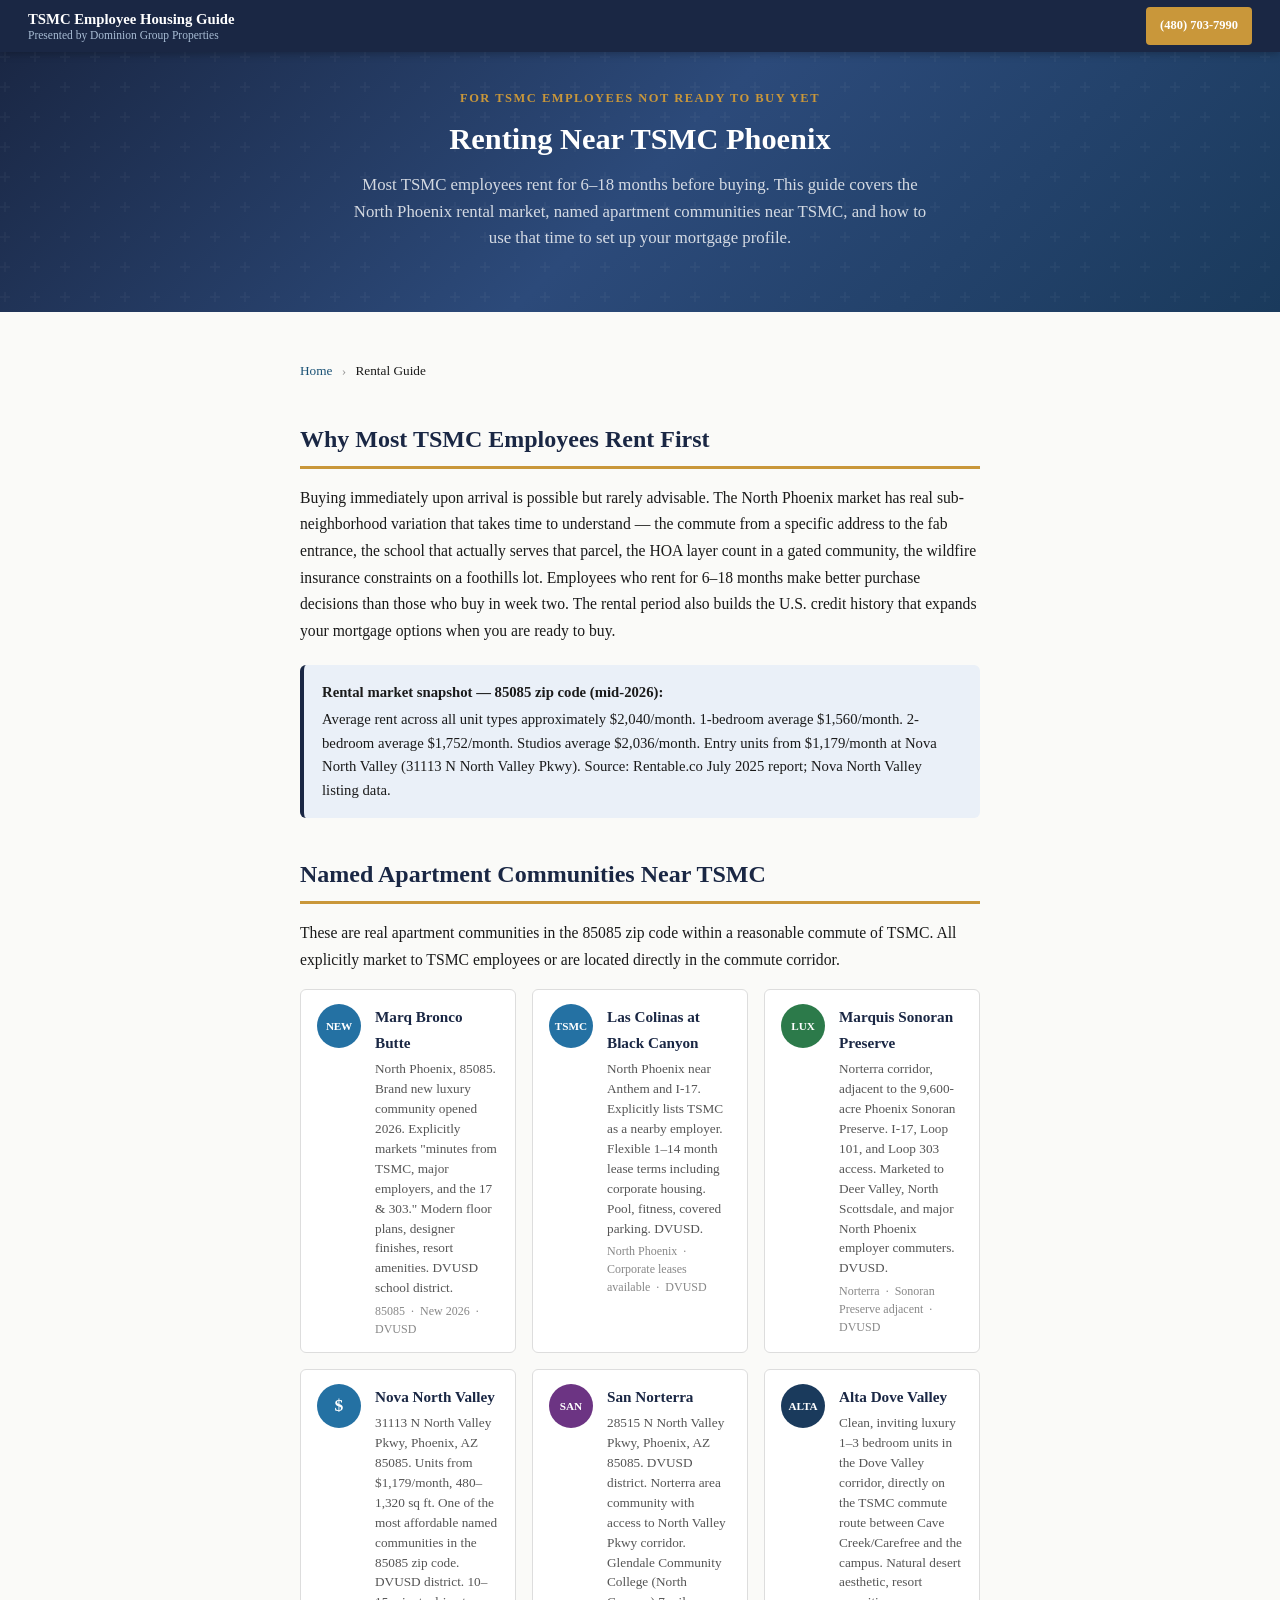
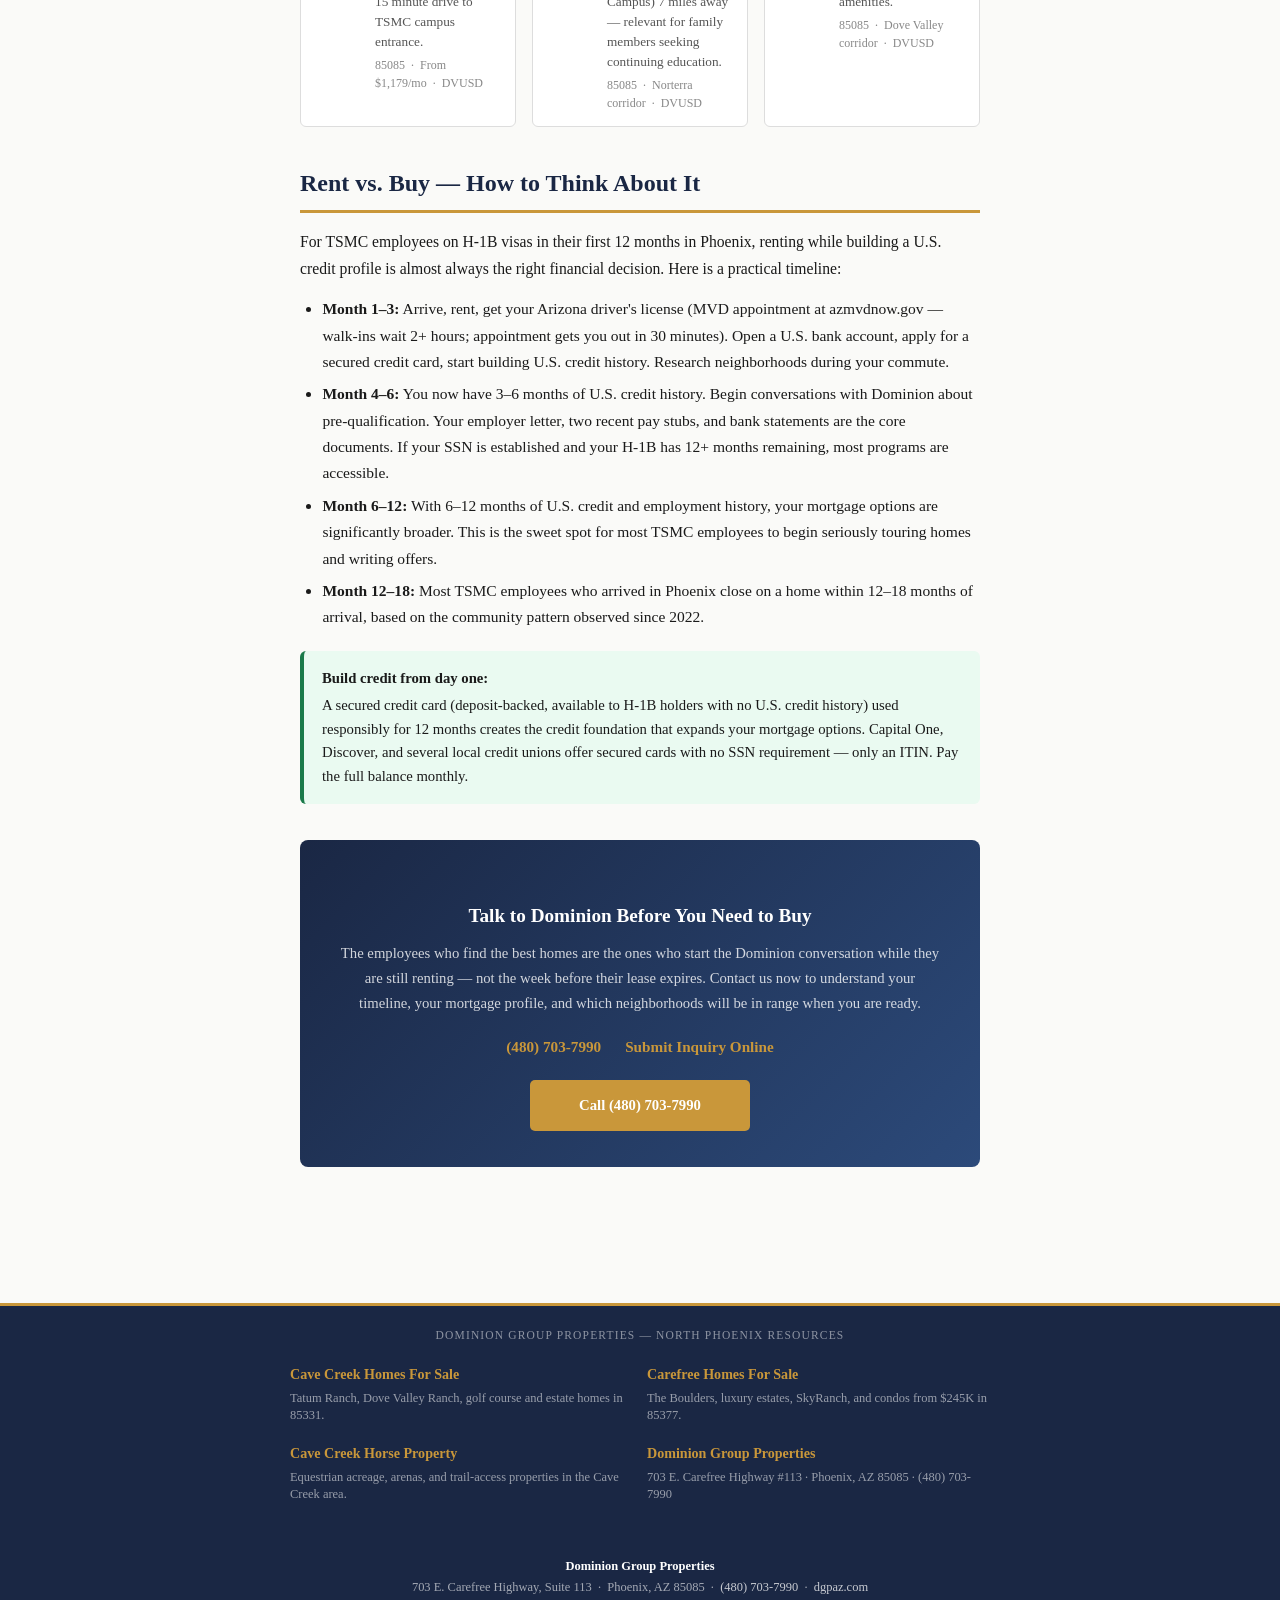
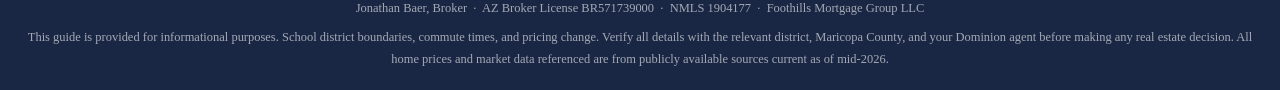
<file: rentals.html>
<!DOCTYPE html>
<html lang="en">
<head>
<meta charset="UTF-8">
<meta name="viewport" content="width=device-width, initial-scale=1.0">
<title>Renting Near TSMC Phoenix | North Phoenix Apartments for TSMC Employees</title>
<meta name="description" content="Rental guide for TSMC Arizona employees — North Phoenix apartments near TSMC, average rents in 85085, named communities, and when to rent vs. buy.">
<link rel="canonical" href="https://tsmcemployeehousingguide.com/rentals.html">
<meta property="og:title" content="Renting Near TSMC Phoenix | North Phoenix Apartments for TSMC Employees">
<meta property="og:description" content="Rental guide for TSMC Arizona employees — North Phoenix apartments near TSMC, average rents in 85085, named communities, and when to rent vs. buy.">
<meta property="og:image" content="https://tsmc-employee-housing-guide.pages.dev/og-image.png">
<meta property="og:image:width" content="1200"><meta property="og:image:height" content="630">
<meta name="twitter:card" content="summary_large_image">
<meta name="twitter:image" content="https://tsmc-employee-housing-guide.pages.dev/og-image.png">
<link rel="icon" type="image/x-icon" href="/favicon.ico">
<link rel="icon" type="image/svg+xml" href="/favicon.svg">
<link rel="apple-touch-icon" sizes="180x180" href="/apple-touch-icon.png">
<link rel="stylesheet" href="/styles.css">
<script async src="https://www.googletagmanager.com/gtag/js?id=G-TSMCGUIDEXX"></script>
<script>window.dataLayer=window.dataLayer||[];function gtag(){dataLayer.push(arguments);}gtag('js',new Date());gtag('config','G-TSMCGUIDEXX');</script>
<script type="application/ld+json">{"@context": "https://schema.org", "@type": "WebPage", "name": "Renting Near TSMC Phoenix | North Phoenix Apartments for TSMC Employees", "description": "Rental guide for TSMC Arizona employees \u2014 North Phoenix apartments near TSMC, average rents in 85085, named communities, and when to rent vs. buy.", "url": "https://tsmcemployeehousingguide.com/rentals.html"}</script>
</head>
<body>
<nav class="site-nav" aria-label="Site navigation">
  <div class="nav-brand">
    TSMC Employee Housing Guide
    <span>Presented by Dominion Group Properties</span>
  </div>
  <a href="tel:4807037990" class="nav-cta">(480) 703-7990</a>
</nav>

<div class="site-hero" style="padding:36px 20px 32px">
  <p class="hero-kicker">For TSMC Employees Not Ready to Buy Yet</p>
  <h1 class="hero-title" style="font-size:1.9rem">Renting Near TSMC Phoenix</h1>
  <p class="hero-sub">Most TSMC employees rent for 6–18 months before buying. This guide covers the North Phoenix rental market, named apartment communities near TSMC, and how to use that time to set up your mortgage profile.</p>
</div>

<main class="page-main">
  <nav aria-label="Breadcrumb" style="margin-bottom:20px;font-size:.83rem">
    <a href="/" style="color:#1a5276">Home</a> <span style="color:#999;margin:0 6px">›</span> <span>Rental Guide</span>
  </nav>

  <h2 id="why-rent">Why Most TSMC Employees Rent First</h2>
  <p>Buying immediately upon arrival is possible but rarely advisable. The North Phoenix market has real sub-neighborhood variation that takes time to understand — the commute from a specific address to the fab entrance, the school that actually serves that parcel, the HOA layer count in a gated community, the wildfire insurance constraints on a foothills lot. Employees who rent for 6–18 months make better purchase decisions than those who buy in week two. The rental period also builds the U.S. credit history that expands your mortgage options when you are ready to buy.</p>

  <div class="callout callout-blue">
    <strong>Rental market snapshot — 85085 zip code (mid-2026):</strong> Average rent across all unit types approximately $2,040/month. 1-bedroom average $1,560/month. 2-bedroom average $1,752/month. Studios average $2,036/month. Entry units from $1,179/month at Nova North Valley (31113 N North Valley Pkwy). Source: Rentable.co July 2025 report; Nova North Valley listing data.
  </div>

  <h2 id="apartments">Named Apartment Communities Near TSMC</h2>
  <p>These are real apartment communities in the 85085 zip code within a reasonable commute of TSMC. All explicitly market to TSMC employees or are located directly in the commute corridor.</p>

  <div class="school-grid" style="margin:16px 0">
    <div class="school-card">
      <div class="school-grade b" style="font-size:.7rem;letter-spacing:-.02em">NEW</div>
      <div class="school-info">
        <h4>Marq Bronco Butte</h4>
        <p>North Phoenix, 85085. Brand new luxury community opened 2026. Explicitly markets "minutes from TSMC, major employers, and the 17 &amp; 303." Modern floor plans, designer finishes, resort amenities. DVUSD school district.</p>
        <p class="school-dist">85085 &nbsp;·&nbsp; New 2026 &nbsp;·&nbsp; DVUSD</p>
      </div>
    </div>
    <div class="school-card">
      <div class="school-grade b" style="font-size:.7rem">TSMC</div>
      <div class="school-info">
        <h4>Las Colinas at Black Canyon</h4>
        <p>North Phoenix near Anthem and I-17. Explicitly lists TSMC as a nearby employer. Flexible 1–14 month lease terms including corporate housing. Pool, fitness, covered parking. DVUSD.</p>
        <p class="school-dist">North Phoenix &nbsp;·&nbsp; Corporate leases available &nbsp;·&nbsp; DVUSD</p>
      </div>
    </div>
    <div class="school-card">
      <div class="school-grade" style="font-size:.7rem;background:#2c7a4a">LUX</div>
      <div class="school-info">
        <h4>Marquis Sonoran Preserve</h4>
        <p>Norterra corridor, adjacent to the 9,600-acre Phoenix Sonoran Preserve. I-17, Loop 101, and Loop 303 access. Marketed to Deer Valley, North Scottsdale, and major North Phoenix employer commuters. DVUSD.</p>
        <p class="school-dist">Norterra &nbsp;·&nbsp; Sonoran Preserve adjacent &nbsp;·&nbsp; DVUSD</p>
      </div>
    </div>
    <div class="school-card">
      <div class="school-grade b">$</div>
      <div class="school-info">
        <h4>Nova North Valley</h4>
        <p>31113 N North Valley Pkwy, Phoenix, AZ 85085. Units from $1,179/month, 480–1,320 sq ft. One of the most affordable named communities in the 85085 zip code. DVUSD district. 10–15 minute drive to TSMC campus entrance.</p>
        <p class="school-dist">85085 &nbsp;·&nbsp; From $1,179/mo &nbsp;·&nbsp; DVUSD</p>
      </div>
    </div>
    <div class="school-card">
      <div class="school-grade" style="font-size:.7rem;background:#6c3483">SAN</div>
      <div class="school-info">
        <h4>San Norterra</h4>
        <p>28515 N North Valley Pkwy, Phoenix, AZ 85085. DVUSD district. Norterra area community with access to North Valley Pkwy corridor. Glendale Community College (North Campus) 7 miles away — relevant for family members seeking continuing education.</p>
        <p class="school-dist">85085 &nbsp;·&nbsp; Norterra corridor &nbsp;·&nbsp; DVUSD</p>
      </div>
    </div>
    <div class="school-card">
      <div class="school-grade" style="font-size:.7rem;background:#1a3a5c">ALTA</div>
      <div class="school-info">
        <h4>Alta Dove Valley</h4>
        <p>Clean, inviting luxury 1–3 bedroom units in the Dove Valley corridor, directly on the TSMC commute route between Cave Creek/Carefree and the campus. Natural desert aesthetic, resort amenities.</p>
        <p class="school-dist">85085 &nbsp;·&nbsp; Dove Valley corridor &nbsp;·&nbsp; DVUSD</p>
      </div>
    </div>
  </div>

  <h2 id="rent-vs-buy">Rent vs. Buy — How to Think About It</h2>
  <p>For TSMC employees on H-1B visas in their first 12 months in Phoenix, renting while building a U.S. credit profile is almost always the right financial decision. Here is a practical timeline:</p>
  <ul>
    <li><strong>Month 1–3:</strong> Arrive, rent, get your Arizona driver's license (MVD appointment at azmvdnow.gov — walk-ins wait 2+ hours; appointment gets you out in 30 minutes). Open a U.S. bank account, apply for a secured credit card, start building U.S. credit history. Research neighborhoods during your commute.</li>
    <li><strong>Month 4–6:</strong> You now have 3–6 months of U.S. credit history. Begin conversations with Dominion about pre-qualification. Your employer letter, two recent pay stubs, and bank statements are the core documents. If your SSN is established and your H-1B has 12+ months remaining, most programs are accessible.</li>
    <li><strong>Month 6–12:</strong> With 6–12 months of U.S. credit and employment history, your mortgage options are significantly broader. This is the sweet spot for most TSMC employees to begin seriously touring homes and writing offers.</li>
    <li><strong>Month 12–18:</strong> Most TSMC employees who arrived in Phoenix close on a home within 12–18 months of arrival, based on the community pattern observed since 2022.</li>
  </ul>

  <div class="callout callout-green">
    <strong>Build credit from day one:</strong> A secured credit card (deposit-backed, available to H-1B holders with no U.S. credit history) used responsibly for 12 months creates the credit foundation that expands your mortgage options. Capital One, Discover, and several local credit unions offer secured cards with no SSN requirement — only an ITIN. Pay the full balance monthly.
  </div>

  <div class="dgp-cta">
    <h3>Talk to Dominion Before You Need to Buy</h3>
    <p>The employees who find the best homes are the ones who start the Dominion conversation while they are still renting — not the week before their lease expires. Contact us now to understand your timeline, your mortgage profile, and which neighborhoods will be in range when you are ready.</p>
    <div class="cta-details">
      <a href="tel:4807037990">(480) 703-7990</a>
      <a href="/contact.html" style="color:#c9973a;font-weight:700">Submit Inquiry Online</a>
    </div>
    <a href="tel:4807037990" class="btn-primary">Call (480) 703-7990</a>
  </div>
</main>

<footer class="network-footer" style="background:#1a2744;padding:20px 16px 16px;border-top:3px solid #c9973a">
  <p style="text-align:center;color:rgba(255,255,255,.5);font-size:.72rem;text-transform:uppercase;letter-spacing:.1em;margin-bottom:14px">Dominion Group Properties — North Phoenix Resources</p>
  <div style="display:grid;grid-template-columns:1fr 1fr;gap:14px;max-width:700px;margin:0 auto 16px">
    <div>
      <a href="https://www.cavecreekhomesforsale.com" target="_blank" rel="noopener" style="color:#c9973a;font-size:.88rem;font-weight:700">Cave Creek Homes For Sale</a>
      <p style="color:rgba(255,255,255,.55);font-size:.78rem;margin:3px 0 0;line-height:1.4">Tatum Ranch, Dove Valley Ranch, golf course and estate homes in 85331.</p>
    </div>
    <div>
      <a href="https://www.carefreehomesforsale.com" target="_blank" rel="noopener" style="color:#c9973a;font-size:.88rem;font-weight:700">Carefree Homes For Sale</a>
      <p style="color:rgba(255,255,255,.55);font-size:.78rem;margin:3px 0 0;line-height:1.4">The Boulders, luxury estates, SkyRanch, and condos from $245K in 85377.</p>
    </div>
    <div>
      <a href="https://www.cavecreekhorseproperty.com" target="_blank" rel="noopener" style="color:#c9973a;font-size:.88rem;font-weight:700">Cave Creek Horse Property</a>
      <p style="color:rgba(255,255,255,.55);font-size:.78rem;margin:3px 0 0;line-height:1.4">Equestrian acreage, arenas, and trail-access properties in the Cave Creek area.</p>
    </div>
    <div>
      <a href="https://www.dgpaz.com" target="_blank" rel="noopener" style="color:#c9973a;font-size:.88rem;font-weight:700">Dominion Group Properties</a>
      <p style="color:rgba(255,255,255,.55);font-size:.78rem;margin:3px 0 0;line-height:1.4">703 E. Carefree Highway #113 · Phoenix, AZ 85085 · (480) 703-7990</p>
    </div>
  </div>
</footer>
<footer class="site-footer">
  <p><strong>Dominion Group Properties</strong></p>
  <p>703 E. Carefree Highway, Suite 113 &nbsp;·&nbsp; Phoenix, AZ 85085 &nbsp;·&nbsp; <a href="tel:4807037990">(480) 703-7990</a> &nbsp;·&nbsp; <a target="_blank" rel="noopener noreferrer" href="https://www.dgpaz.com">dgpaz.com</a></p>
  <p>Jonathan Baer, Broker &nbsp;·&nbsp; AZ Broker License BR571739000 &nbsp;·&nbsp; NMLS 1904177 &nbsp;·&nbsp; Foothills Mortgage Group LLC</p>
  <p style="margin-top:8px">This guide is provided for informational purposes. School district boundaries, commute times, and pricing change. Verify all details with the relevant district, Maricopa County, and your Dominion agent before making any real estate decision. All home prices and market data referenced are from publicly available sources current as of mid-2026.</p>
</footer>
<div class="sticky-bottom" role="complementary" aria-label="Contact Dominion">
  <div class="sticky-bottom-text">
    <strong>Dominion Group Properties</strong>
    Carefree Hwy &nbsp;·&nbsp; TSMC Relocation Specialists
  </div>
  <a href="tel:4807037990">(480) 703-7990</a>
</div>

</body>
</body>
</html>
</file>
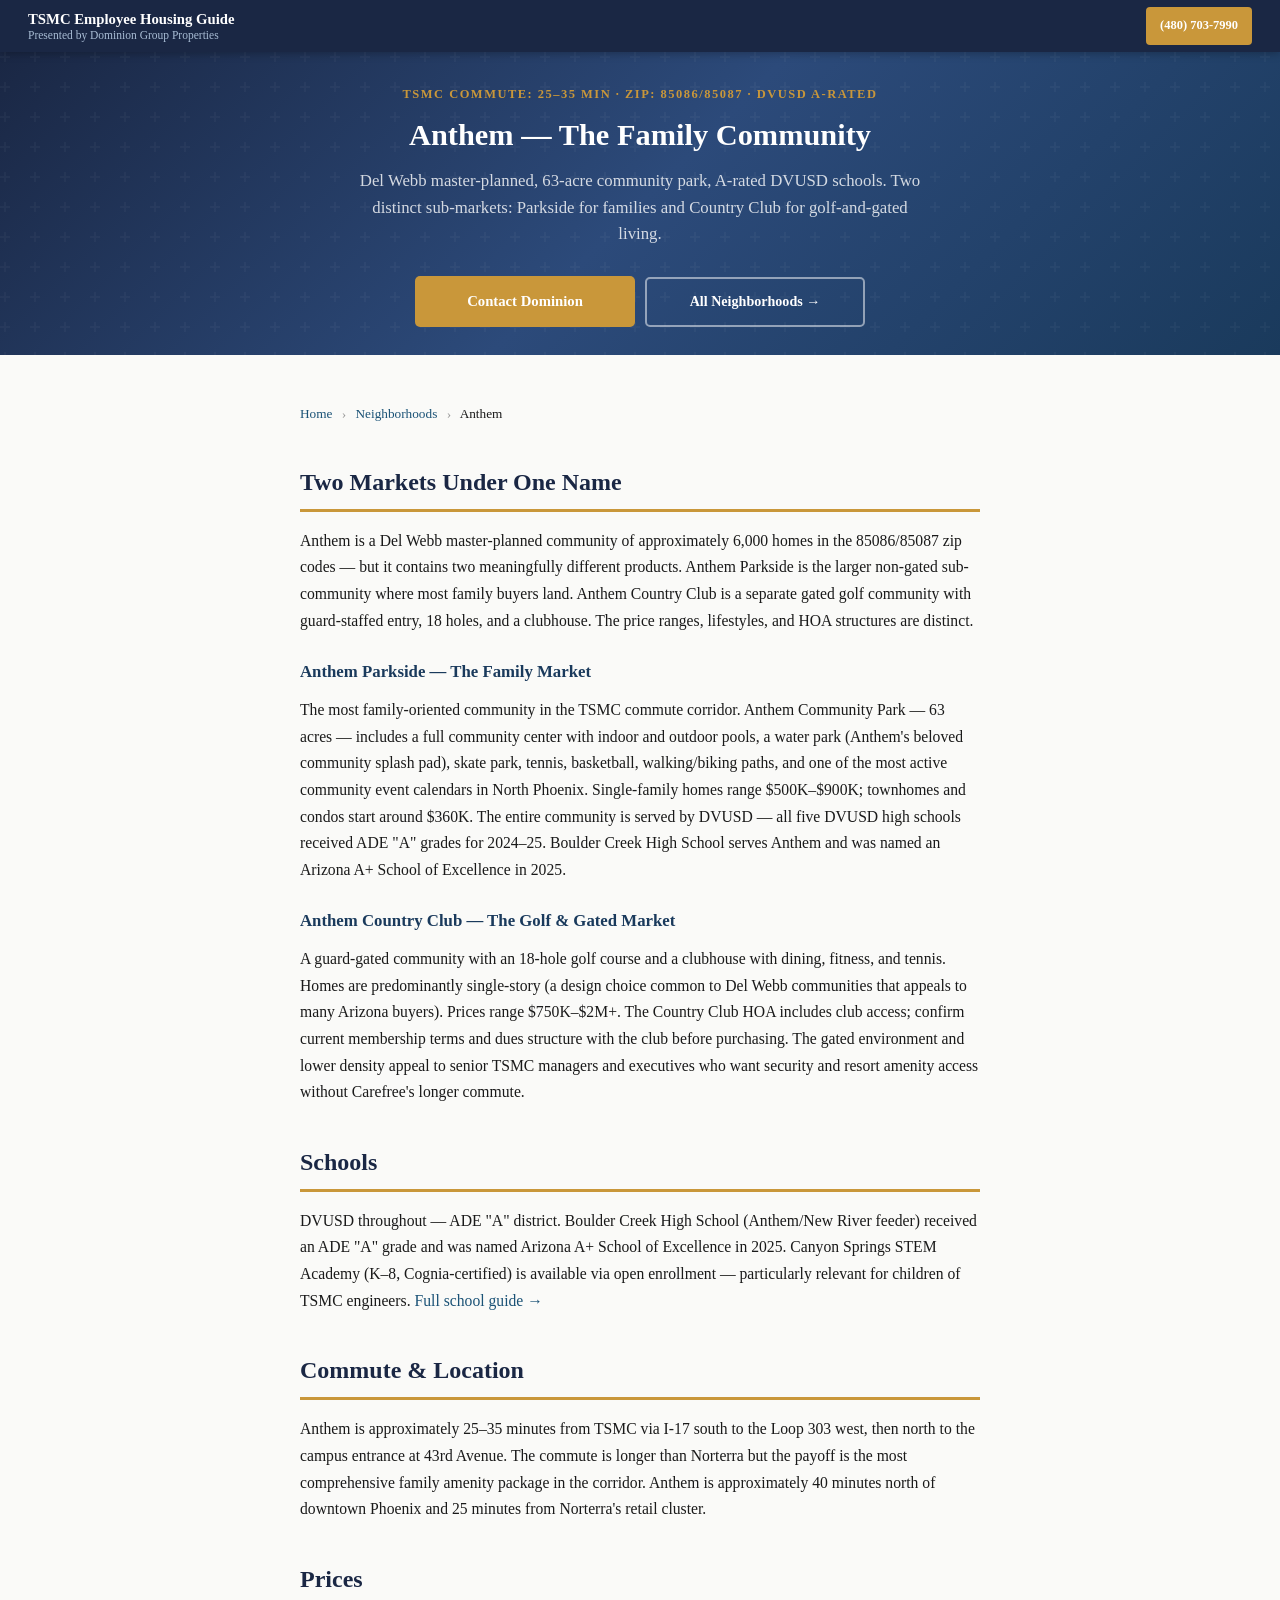
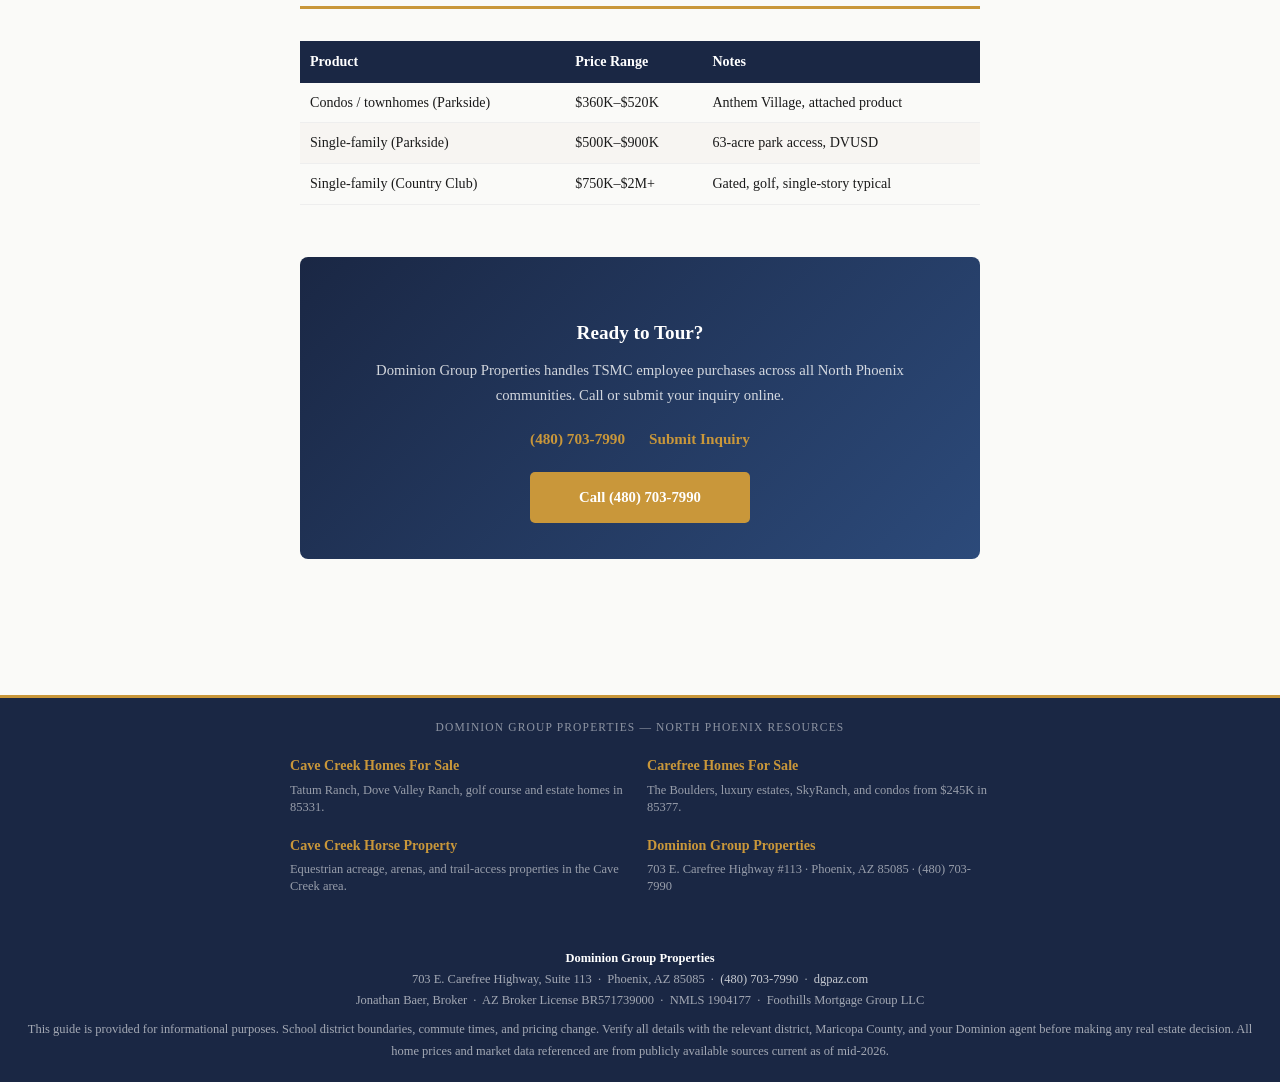
<file: neighborhoods/anthem.html>
<!DOCTYPE html>
<html lang="en">
<head>
<meta charset="UTF-8"><meta name="viewport" content="width=device-width, initial-scale=1.0">
<title>Anthem AZ Homes for TSMC Employees | DVUSD A-rated | Boulder Creek HS</title>
<meta name="description" content="Anthem Arizona homes near TSMC — Del Webb master-planned, 63-acre community park, DVUSD A-rated schools including Boulder Creek High School (A+). Parkside and Country Club options.">
<link rel="canonical" href="https://tsmcemployeehousingguide.com/neighborhoods/anthem.html">
<meta property="og:title" content="Anthem AZ Homes for TSMC Employees | DVUSD A-rated | Boulder Creek HS">
<meta property="og:description" content="Anthem Arizona homes near TSMC — Del Webb master-planned, 63-acre community park, DVUSD A-rated schools including Boulder Creek High School (A+). Parkside and Country Club options.">
<meta property="og:image" content="https://tsmc-employee-housing-guide.pages.dev/og-image.png">
<meta property="og:image:width" content="1200"><meta property="og:image:height" content="630">
<meta name="twitter:card" content="summary_large_image">
<meta name="twitter:image" content="https://tsmc-employee-housing-guide.pages.dev/og-image.png">
<link rel="icon" type="image/x-icon" href="/favicon.ico">
<link rel="icon" type="image/svg+xml" href="/favicon.svg">
<link rel="apple-touch-icon" sizes="180x180" href="/apple-touch-icon.png">
<link rel="stylesheet" href="/styles.css">
<script async src="https://www.googletagmanager.com/gtag/js?id=G-TSMCGUIDEXX"></script>
<script>window.dataLayer=window.dataLayer||[];function gtag(){dataLayer.push(arguments);}gtag('js',new Date());gtag('config','G-TSMCGUIDEXX');</script>
<script type="application/ld+json">{"@context": "https://schema.org", "@type": "WebPage", "name": "Anthem AZ Homes for TSMC Employees | DVUSD A-rated | Boulder Creek HS", "description": "Anthem Arizona homes near TSMC \u2014 Del Webb master-planned, 63-acre community park, DVUSD A-rated schools including Boulder Creek High School (A+). Parkside and Country Club options."}</script>
</head>
<body>
<nav class="site-nav" aria-label="Site navigation">
  <div class="nav-brand">
    TSMC Employee Housing Guide
    <span>Presented by Dominion Group Properties</span>
  </div>
  <a href="tel:4807037990" class="nav-cta">(480) 703-7990</a>
</nav>
<div class="site-hero" style="padding:32px 20px 28px">
  <p class="hero-kicker">TSMC Commute: 25–35 min · Zip: 85086/85087 · DVUSD A-rated</p>
  <h1 class="hero-title" style="font-size:1.9rem">Anthem — The Family Community</h1>
  <p class="hero-sub">Del Webb master-planned, 63-acre community park, A-rated DVUSD schools. Two distinct sub-markets: Parkside for families and Country Club for golf-and-gated living.</p>
  <div class="hero-cta-row"><a href="/contact.html" class="btn-primary">Contact Dominion</a><a href="/" class="btn-secondary">All Neighborhoods &rarr;</a></div>
</div><main class="page-main"><nav aria-label="Breadcrumb" style="margin-bottom:20px;font-size:.83rem"><a href="/" style="color:#1a5276">Home</a> <span style="color:#999;margin:0 6px">›</span> <a href="/" style="color:#1a5276">Neighborhoods</a> <span style="color:#999;margin:0 6px">›</span> <span>Anthem</span></nav>
<h2>Two Markets Under One Name</h2>
<p>Anthem is a Del Webb master-planned community of approximately 6,000 homes in the 85086/85087 zip codes — but it contains two meaningfully different products. Anthem Parkside is the larger non-gated sub-community where most family buyers land. Anthem Country Club is a separate gated golf community with guard-staffed entry, 18 holes, and a clubhouse. The price ranges, lifestyles, and HOA structures are distinct.</p>
<h3>Anthem Parkside — The Family Market</h3>
<p>The most family-oriented community in the TSMC commute corridor. Anthem Community Park — 63 acres — includes a full community center with indoor and outdoor pools, a water park (Anthem's beloved community splash pad), skate park, tennis, basketball, walking/biking paths, and one of the most active community event calendars in North Phoenix. Single-family homes range $500K–$900K; townhomes and condos start around $360K. The entire community is served by DVUSD — all five DVUSD high schools received ADE "A" grades for 2024–25. Boulder Creek High School serves Anthem and was named an Arizona A+ School of Excellence in 2025.</p>
<h3>Anthem Country Club — The Golf &amp; Gated Market</h3>
<p>A guard-gated community with an 18-hole golf course and a clubhouse with dining, fitness, and tennis. Homes are predominantly single-story (a design choice common to Del Webb communities that appeals to many Arizona buyers). Prices range $750K–$2M+. The Country Club HOA includes club access; confirm current membership terms and dues structure with the club before purchasing. The gated environment and lower density appeal to senior TSMC managers and executives who want security and resort amenity access without Carefree's longer commute.</p>
<h2>Schools</h2>
<p>DVUSD throughout — ADE "A" district. Boulder Creek High School (Anthem/New River feeder) received an ADE "A" grade and was named Arizona A+ School of Excellence in 2025. Canyon Springs STEM Academy (K–8, Cognia-certified) is available via open enrollment — particularly relevant for children of TSMC engineers. <a href="/schools/public-schools.html">Full school guide &rarr;</a></p>
<h2>Commute &amp; Location</h2>
<p>Anthem is approximately 25–35 minutes from TSMC via I-17 south to the Loop 303 west, then north to the campus entrance at 43rd Avenue. The commute is longer than Norterra but the payoff is the most comprehensive family amenity package in the corridor. Anthem is approximately 40 minutes north of downtown Phoenix and 25 minutes from Norterra's retail cluster.</p>
<h2>Prices</h2>
<div class="table-scroll"><table>
<thead><tr><th>Product</th><th>Price Range</th><th>Notes</th></tr></thead>
<tbody>
<tr><td>Condos / townhomes (Parkside)</td><td>$360K–$520K</td><td>Anthem Village, attached product</td></tr>
<tr><td>Single-family (Parkside)</td><td>$500K–$900K</td><td>63-acre park access, DVUSD</td></tr>
<tr><td>Single-family (Country Club)</td><td>$750K–$2M+</td><td>Gated, golf, single-story typical</td></tr>
</tbody>
</table></div>
<div class="dgp-cta"><h3>Ready to Tour?</h3><p>Dominion Group Properties handles TSMC employee purchases across all North Phoenix communities. Call or submit your inquiry online.</p><div class="cta-details"><a href="tel:4807037990">(480) 703-7990</a><a href="/contact.html" style="color:#c9973a;font-weight:700">Submit Inquiry</a></div><a href="tel:4807037990" class="btn-primary">Call (480) 703-7990</a></div></main>
<footer class="network-footer" style="background:#1a2744;padding:20px 16px 16px;border-top:3px solid #c9973a">
  <p style="text-align:center;color:rgba(255,255,255,.5);font-size:.72rem;text-transform:uppercase;letter-spacing:.1em;margin-bottom:14px">Dominion Group Properties — North Phoenix Resources</p>
  <div style="display:grid;grid-template-columns:1fr 1fr;gap:14px;max-width:700px;margin:0 auto 16px">
    <div>
      <a href="https://www.cavecreekhomesforsale.com" target="_blank" rel="noopener" style="color:#c9973a;font-size:.88rem;font-weight:700">Cave Creek Homes For Sale</a>
      <p style="color:rgba(255,255,255,.55);font-size:.78rem;margin:3px 0 0;line-height:1.4">Tatum Ranch, Dove Valley Ranch, golf course and estate homes in 85331.</p>
    </div>
    <div>
      <a href="https://www.carefreehomesforsale.com" target="_blank" rel="noopener" style="color:#c9973a;font-size:.88rem;font-weight:700">Carefree Homes For Sale</a>
      <p style="color:rgba(255,255,255,.55);font-size:.78rem;margin:3px 0 0;line-height:1.4">The Boulders, luxury estates, SkyRanch, and condos from $245K in 85377.</p>
    </div>
    <div>
      <a href="https://www.cavecreekhorseproperty.com" target="_blank" rel="noopener" style="color:#c9973a;font-size:.88rem;font-weight:700">Cave Creek Horse Property</a>
      <p style="color:rgba(255,255,255,.55);font-size:.78rem;margin:3px 0 0;line-height:1.4">Equestrian acreage, arenas, and trail-access properties in the Cave Creek area.</p>
    </div>
    <div>
      <a href="https://www.dgpaz.com" target="_blank" rel="noopener" style="color:#c9973a;font-size:.88rem;font-weight:700">Dominion Group Properties</a>
      <p style="color:rgba(255,255,255,.55);font-size:.78rem;margin:3px 0 0;line-height:1.4">703 E. Carefree Highway #113 · Phoenix, AZ 85085 · (480) 703-7990</p>
    </div>
  </div>
</footer><footer class="site-footer">
  <p><strong>Dominion Group Properties</strong></p>
  <p>703 E. Carefree Highway, Suite 113 &nbsp;·&nbsp; Phoenix, AZ 85085 &nbsp;·&nbsp; <a href="tel:4807037990">(480) 703-7990</a> &nbsp;·&nbsp; <a target="_blank" rel="noopener noreferrer" href="https://www.dgpaz.com">dgpaz.com</a></p>
  <p>Jonathan Baer, Broker &nbsp;·&nbsp; AZ Broker License BR571739000 &nbsp;·&nbsp; NMLS 1904177 &nbsp;·&nbsp; Foothills Mortgage Group LLC</p>
  <p style="margin-top:8px">This guide is provided for informational purposes. School district boundaries, commute times, and pricing change. Verify all details with the relevant district, Maricopa County, and your Dominion agent before making any real estate decision. All home prices and market data referenced are from publicly available sources current as of mid-2026.</p>
</footer><div class="sticky-bottom" role="complementary" aria-label="Contact Dominion">
  <div class="sticky-bottom-text">
    <strong>Dominion Group Properties</strong>
    Carefree Hwy &nbsp;·&nbsp; TSMC Relocation Specialists
  </div>
  <a href="tel:4807037990">(480) 703-7990</a>
</div>

</body>
</body>
</html>
</file>
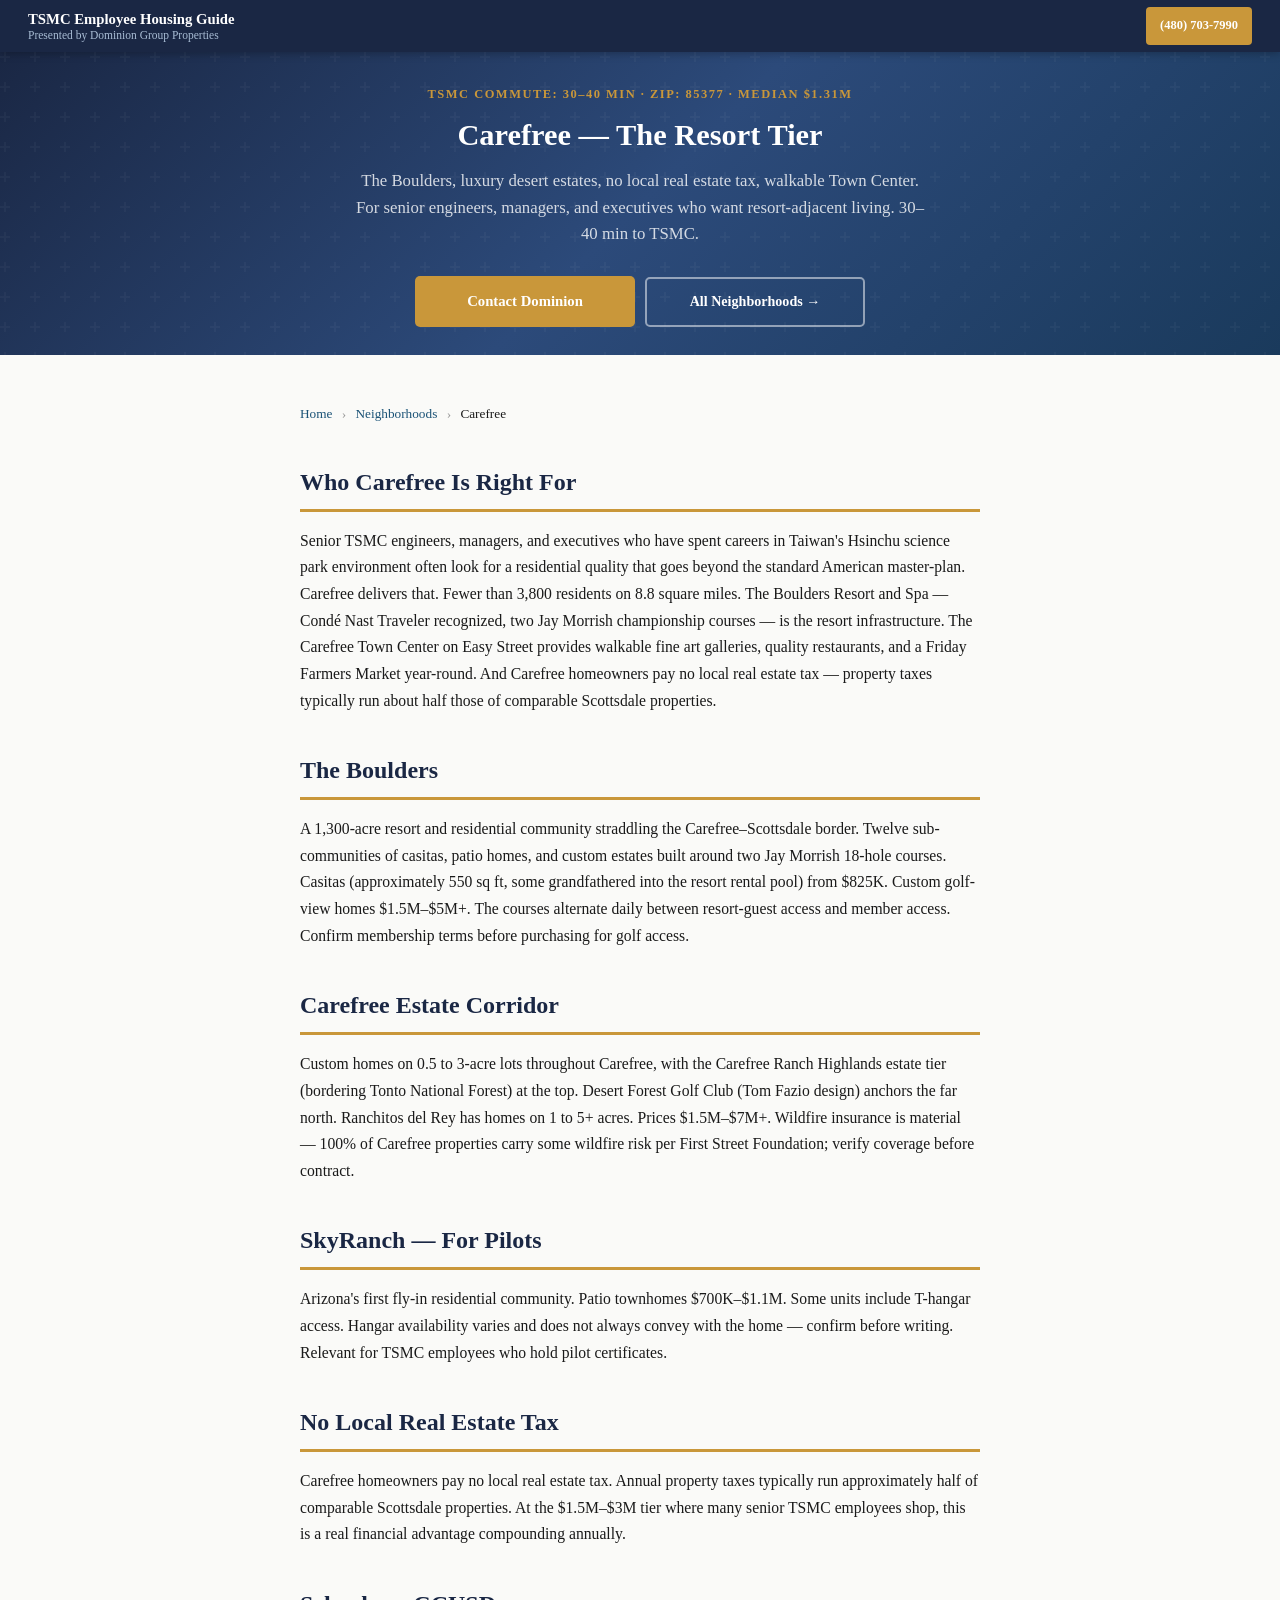
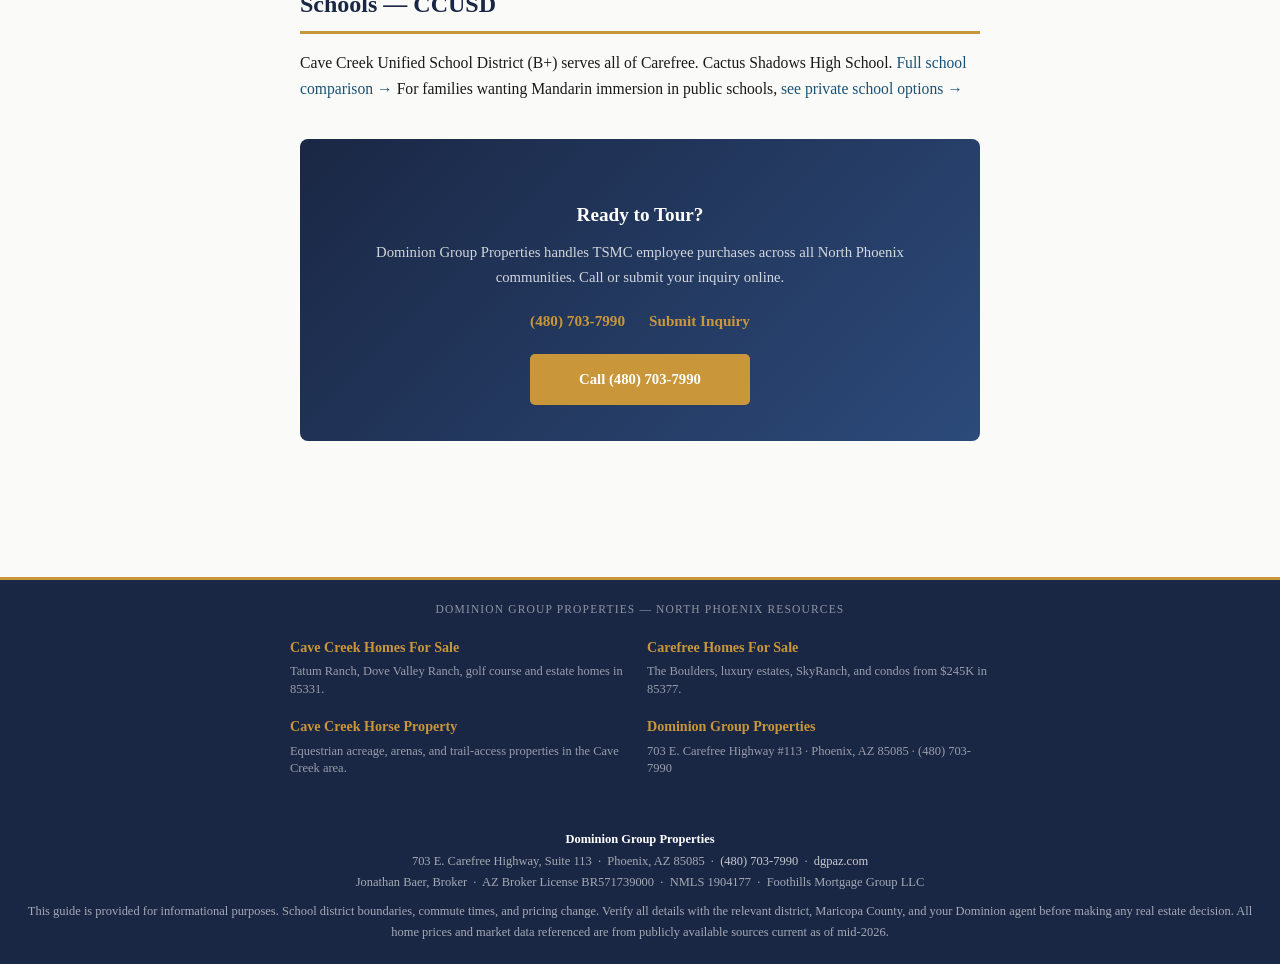
<file: neighborhoods/carefree.html>
<!DOCTYPE html>
<html lang="en">
<head>
<meta charset="UTF-8"><meta name="viewport" content="width=device-width, initial-scale=1.0">
<title>Carefree AZ Homes for TSMC Senior Employees | The Boulders | Luxury Estates</title>
<meta name="description" content="Carefree Arizona homes for TSMC senior employees and executives — The Boulders resort community, luxury custom estates, no local real estate tax, 30–40 min to TSMC. Median $1.31M.">
<link rel="canonical" href="https://tsmcemployeehousingguide.com/neighborhoods/carefree.html">
<meta property="og:title" content="Carefree AZ Homes for TSMC Senior Employees | The Boulders | Luxury Estates">
<meta property="og:description" content="Carefree Arizona homes for TSMC senior employees and executives — The Boulders resort community, luxury custom estates, no local real estate tax, 30–40 min to TSMC. Median $1.31M.">
<meta property="og:image" content="https://tsmc-employee-housing-guide.pages.dev/og-image.png">
<meta property="og:image:width" content="1200"><meta property="og:image:height" content="630">
<meta name="twitter:card" content="summary_large_image">
<meta name="twitter:image" content="https://tsmc-employee-housing-guide.pages.dev/og-image.png">
<link rel="icon" type="image/x-icon" href="/favicon.ico">
<link rel="icon" type="image/svg+xml" href="/favicon.svg">
<link rel="apple-touch-icon" sizes="180x180" href="/apple-touch-icon.png">
<link rel="stylesheet" href="/styles.css">
<script async src="https://www.googletagmanager.com/gtag/js?id=G-TSMCGUIDEXX"></script>
<script>window.dataLayer=window.dataLayer||[];function gtag(){dataLayer.push(arguments);}gtag('js',new Date());gtag('config','G-TSMCGUIDEXX');</script>
<script type="application/ld+json">{"@context": "https://schema.org", "@type": "WebPage", "name": "Carefree AZ Homes for TSMC Senior Employees | The Boulders | Luxury Estates", "description": "Carefree Arizona homes for TSMC senior employees and executives \u2014 The Boulders resort community, luxury custom estates, no local real estate tax, 30\u201340 min to TSMC. Median $1.31M."}</script>
</head>
<body>
<nav class="site-nav" aria-label="Site navigation">
  <div class="nav-brand">
    TSMC Employee Housing Guide
    <span>Presented by Dominion Group Properties</span>
  </div>
  <a href="tel:4807037990" class="nav-cta">(480) 703-7990</a>
</nav>
<div class="site-hero" style="padding:32px 20px 28px">
  <p class="hero-kicker">TSMC Commute: 30–40 min · Zip: 85377 · Median $1.31M</p>
  <h1 class="hero-title" style="font-size:1.9rem">Carefree — The Resort Tier</h1>
  <p class="hero-sub">The Boulders, luxury desert estates, no local real estate tax, walkable Town Center. For senior engineers, managers, and executives who want resort-adjacent living. 30–40 min to TSMC.</p>
  <div class="hero-cta-row"><a href="/contact.html" class="btn-primary">Contact Dominion</a><a href="/" class="btn-secondary">All Neighborhoods &rarr;</a></div>
</div><main class="page-main"><nav aria-label="Breadcrumb" style="margin-bottom:20px;font-size:.83rem"><a href="/" style="color:#1a5276">Home</a> <span style="color:#999;margin:0 6px">›</span> <a href="/" style="color:#1a5276">Neighborhoods</a> <span style="color:#999;margin:0 6px">›</span> <span>Carefree</span></nav>
<h2>Who Carefree Is Right For</h2>
<p>Senior TSMC engineers, managers, and executives who have spent careers in Taiwan's Hsinchu science park environment often look for a residential quality that goes beyond the standard American master-plan. Carefree delivers that. Fewer than 3,800 residents on 8.8 square miles. The Boulders Resort and Spa — Condé Nast Traveler recognized, two Jay Morrish championship courses — is the resort infrastructure. The Carefree Town Center on Easy Street provides walkable fine art galleries, quality restaurants, and a Friday Farmers Market year-round. And Carefree homeowners pay no local real estate tax — property taxes typically run about half those of comparable Scottsdale properties.</p>
<h2>The Boulders</h2>
<p>A 1,300-acre resort and residential community straddling the Carefree–Scottsdale border. Twelve sub-communities of casitas, patio homes, and custom estates built around two Jay Morrish 18-hole courses. Casitas (approximately 550 sq ft, some grandfathered into the resort rental pool) from $825K. Custom golf-view homes $1.5M–$5M+. The courses alternate daily between resort-guest access and member access. Confirm membership terms before purchasing for golf access.</p>
<h2>Carefree Estate Corridor</h2>
<p>Custom homes on 0.5 to 3-acre lots throughout Carefree, with the Carefree Ranch Highlands estate tier (bordering Tonto National Forest) at the top. Desert Forest Golf Club (Tom Fazio design) anchors the far north. Ranchitos del Rey has homes on 1 to 5+ acres. Prices $1.5M–$7M+. Wildfire insurance is material — 100% of Carefree properties carry some wildfire risk per First Street Foundation; verify coverage before contract.</p>
<h2>SkyRanch — For Pilots</h2>
<p>Arizona's first fly-in residential community. Patio townhomes $700K–$1.1M. Some units include T-hangar access. Hangar availability varies and does not always convey with the home — confirm before writing. Relevant for TSMC employees who hold pilot certificates.</p>
<h2>No Local Real Estate Tax</h2>
<p>Carefree homeowners pay no local real estate tax. Annual property taxes typically run approximately half of comparable Scottsdale properties. At the $1.5M–$3M tier where many senior TSMC employees shop, this is a real financial advantage compounding annually.</p>
<h2>Schools — CCUSD</h2>
<p>Cave Creek Unified School District (B+) serves all of Carefree. Cactus Shadows High School. <a href="/schools/public-schools.html">Full school comparison &rarr;</a> For families wanting Mandarin immersion in public schools, <a href="/schools/private-schools.html">see private school options &rarr;</a></p>
<div class="dgp-cta"><h3>Ready to Tour?</h3><p>Dominion Group Properties handles TSMC employee purchases across all North Phoenix communities. Call or submit your inquiry online.</p><div class="cta-details"><a href="tel:4807037990">(480) 703-7990</a><a href="/contact.html" style="color:#c9973a;font-weight:700">Submit Inquiry</a></div><a href="tel:4807037990" class="btn-primary">Call (480) 703-7990</a></div></main>
<footer class="network-footer" style="background:#1a2744;padding:20px 16px 16px;border-top:3px solid #c9973a">
  <p style="text-align:center;color:rgba(255,255,255,.5);font-size:.72rem;text-transform:uppercase;letter-spacing:.1em;margin-bottom:14px">Dominion Group Properties — North Phoenix Resources</p>
  <div style="display:grid;grid-template-columns:1fr 1fr;gap:14px;max-width:700px;margin:0 auto 16px">
    <div>
      <a href="https://www.cavecreekhomesforsale.com" target="_blank" rel="noopener" style="color:#c9973a;font-size:.88rem;font-weight:700">Cave Creek Homes For Sale</a>
      <p style="color:rgba(255,255,255,.55);font-size:.78rem;margin:3px 0 0;line-height:1.4">Tatum Ranch, Dove Valley Ranch, golf course and estate homes in 85331.</p>
    </div>
    <div>
      <a href="https://www.carefreehomesforsale.com" target="_blank" rel="noopener" style="color:#c9973a;font-size:.88rem;font-weight:700">Carefree Homes For Sale</a>
      <p style="color:rgba(255,255,255,.55);font-size:.78rem;margin:3px 0 0;line-height:1.4">The Boulders, luxury estates, SkyRanch, and condos from $245K in 85377.</p>
    </div>
    <div>
      <a href="https://www.cavecreekhorseproperty.com" target="_blank" rel="noopener" style="color:#c9973a;font-size:.88rem;font-weight:700">Cave Creek Horse Property</a>
      <p style="color:rgba(255,255,255,.55);font-size:.78rem;margin:3px 0 0;line-height:1.4">Equestrian acreage, arenas, and trail-access properties in the Cave Creek area.</p>
    </div>
    <div>
      <a href="https://www.dgpaz.com" target="_blank" rel="noopener" style="color:#c9973a;font-size:.88rem;font-weight:700">Dominion Group Properties</a>
      <p style="color:rgba(255,255,255,.55);font-size:.78rem;margin:3px 0 0;line-height:1.4">703 E. Carefree Highway #113 · Phoenix, AZ 85085 · (480) 703-7990</p>
    </div>
  </div>
</footer><footer class="site-footer">
  <p><strong>Dominion Group Properties</strong></p>
  <p>703 E. Carefree Highway, Suite 113 &nbsp;·&nbsp; Phoenix, AZ 85085 &nbsp;·&nbsp; <a href="tel:4807037990">(480) 703-7990</a> &nbsp;·&nbsp; <a target="_blank" rel="noopener noreferrer" href="https://www.dgpaz.com">dgpaz.com</a></p>
  <p>Jonathan Baer, Broker &nbsp;·&nbsp; AZ Broker License BR571739000 &nbsp;·&nbsp; NMLS 1904177 &nbsp;·&nbsp; Foothills Mortgage Group LLC</p>
  <p style="margin-top:8px">This guide is provided for informational purposes. School district boundaries, commute times, and pricing change. Verify all details with the relevant district, Maricopa County, and your Dominion agent before making any real estate decision. All home prices and market data referenced are from publicly available sources current as of mid-2026.</p>
</footer><div class="sticky-bottom" role="complementary" aria-label="Contact Dominion">
  <div class="sticky-bottom-text">
    <strong>Dominion Group Properties</strong>
    Carefree Hwy &nbsp;·&nbsp; TSMC Relocation Specialists
  </div>
  <a href="tel:4807037990">(480) 703-7990</a>
</div>

</body>
</body>
</html>
</file>
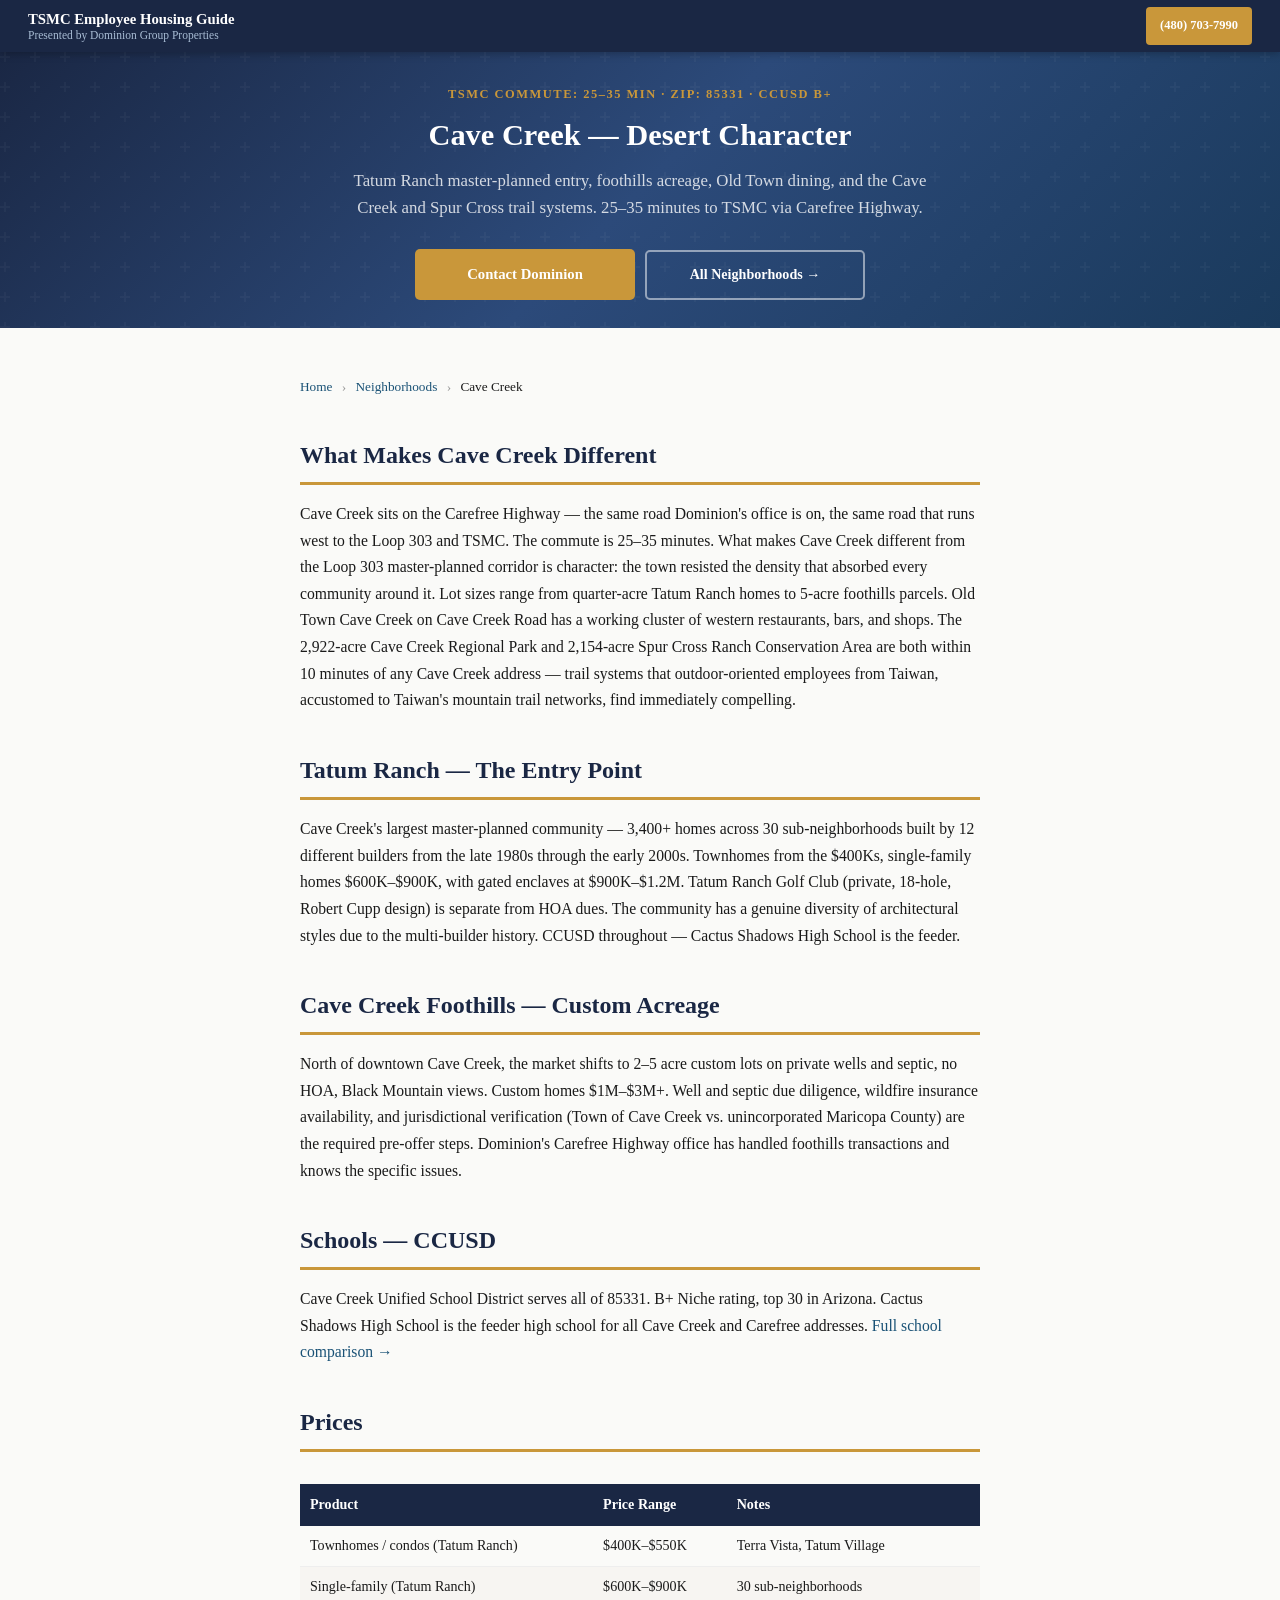
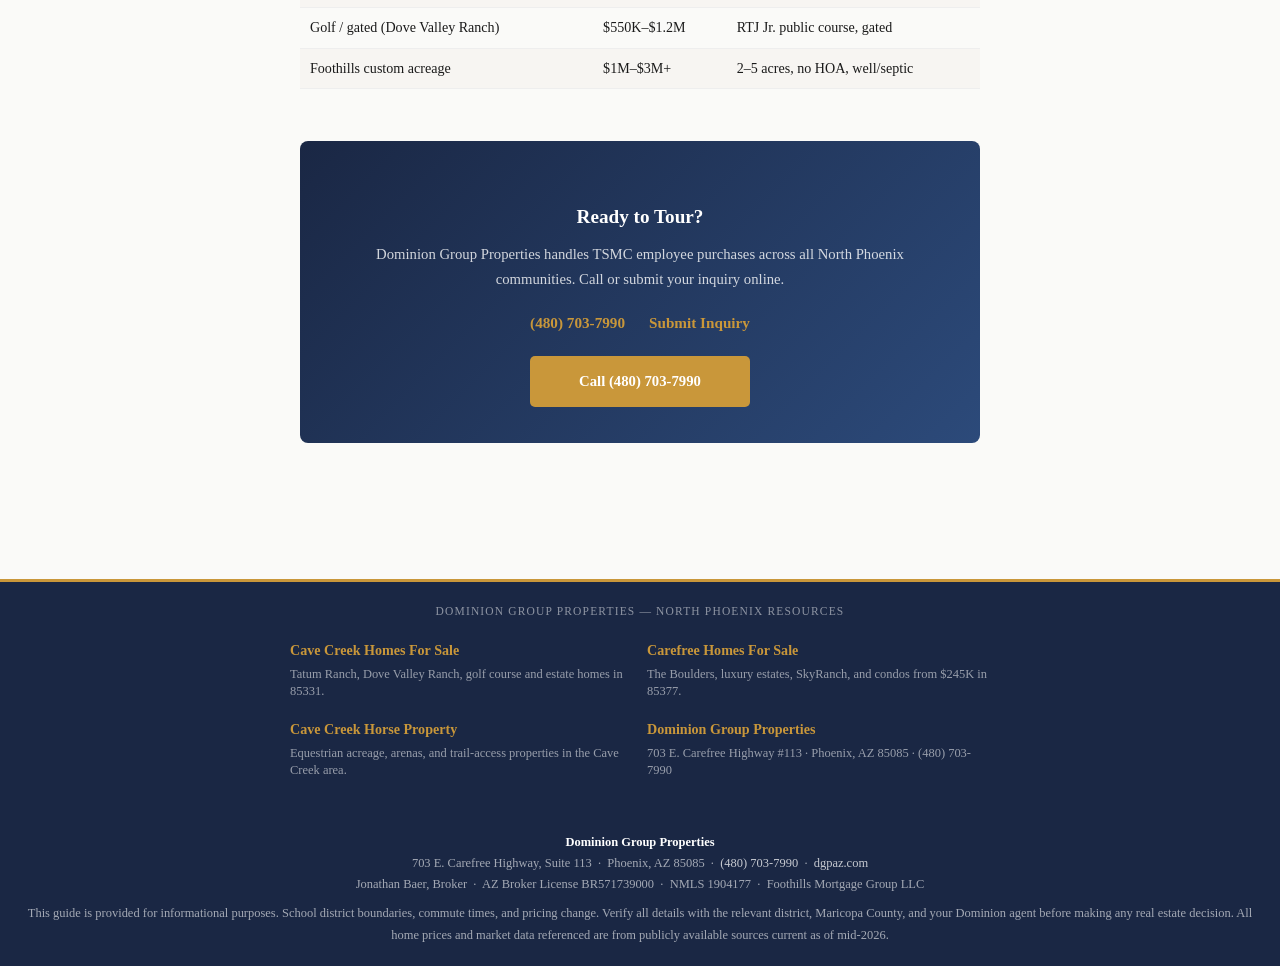
<file: neighborhoods/cave-creek.html>
<!DOCTYPE html>
<html lang="en">
<head>
<meta charset="UTF-8"><meta name="viewport" content="width=device-width, initial-scale=1.0">
<title>Cave Creek AZ Homes for TSMC Employees | CCUSD B+ | Old Town Character</title>
<meta name="description" content="Cave Creek Arizona homes for TSMC employees — Tatum Ranch $400K–$900K, foothills acreage, Cave Creek Unified Schools B+, Old Town dining and desert trails. 25–35 min to TSMC.">
<link rel="canonical" href="https://tsmcemployeehousingguide.com/neighborhoods/cave-creek.html">
<meta property="og:title" content="Cave Creek AZ Homes for TSMC Employees | CCUSD B+ | Old Town Character">
<meta property="og:description" content="Cave Creek Arizona homes for TSMC employees — Tatum Ranch $400K–$900K, foothills acreage, Cave Creek Unified Schools B+, Old Town dining and desert trails. 25–35 min to TSMC.">
<meta property="og:image" content="https://tsmc-employee-housing-guide.pages.dev/og-image.png">
<meta property="og:image:width" content="1200"><meta property="og:image:height" content="630">
<meta name="twitter:card" content="summary_large_image">
<meta name="twitter:image" content="https://tsmc-employee-housing-guide.pages.dev/og-image.png">
<link rel="icon" type="image/x-icon" href="/favicon.ico">
<link rel="icon" type="image/svg+xml" href="/favicon.svg">
<link rel="apple-touch-icon" sizes="180x180" href="/apple-touch-icon.png">
<link rel="stylesheet" href="/styles.css">
<script async src="https://www.googletagmanager.com/gtag/js?id=G-TSMCGUIDEXX"></script>
<script>window.dataLayer=window.dataLayer||[];function gtag(){dataLayer.push(arguments);}gtag('js',new Date());gtag('config','G-TSMCGUIDEXX');</script>
<script type="application/ld+json">{"@context": "https://schema.org", "@type": "WebPage", "name": "Cave Creek AZ Homes for TSMC Employees | CCUSD B+ | Old Town Character", "description": "Cave Creek Arizona homes for TSMC employees \u2014 Tatum Ranch $400K\u2013$900K, foothills acreage, Cave Creek Unified Schools B+, Old Town dining and desert trails. 25\u201335 min to TSMC."}</script>
</head>
<body>
<nav class="site-nav" aria-label="Site navigation">
  <div class="nav-brand">
    TSMC Employee Housing Guide
    <span>Presented by Dominion Group Properties</span>
  </div>
  <a href="tel:4807037990" class="nav-cta">(480) 703-7990</a>
</nav>
<div class="site-hero" style="padding:32px 20px 28px">
  <p class="hero-kicker">TSMC Commute: 25–35 min · Zip: 85331 · CCUSD B+</p>
  <h1 class="hero-title" style="font-size:1.9rem">Cave Creek — Desert Character</h1>
  <p class="hero-sub">Tatum Ranch master-planned entry, foothills acreage, Old Town dining, and the Cave Creek and Spur Cross trail systems. 25–35 minutes to TSMC via Carefree Highway.</p>
  <div class="hero-cta-row"><a href="/contact.html" class="btn-primary">Contact Dominion</a><a href="/" class="btn-secondary">All Neighborhoods &rarr;</a></div>
</div><main class="page-main"><nav aria-label="Breadcrumb" style="margin-bottom:20px;font-size:.83rem"><a href="/" style="color:#1a5276">Home</a> <span style="color:#999;margin:0 6px">›</span> <a href="/" style="color:#1a5276">Neighborhoods</a> <span style="color:#999;margin:0 6px">›</span> <span>Cave Creek</span></nav>
<h2>What Makes Cave Creek Different</h2>
<p>Cave Creek sits on the Carefree Highway — the same road Dominion's office is on, the same road that runs west to the Loop 303 and TSMC. The commute is 25–35 minutes. What makes Cave Creek different from the Loop 303 master-planned corridor is character: the town resisted the density that absorbed every community around it. Lot sizes range from quarter-acre Tatum Ranch homes to 5-acre foothills parcels. Old Town Cave Creek on Cave Creek Road has a working cluster of western restaurants, bars, and shops. The 2,922-acre Cave Creek Regional Park and 2,154-acre Spur Cross Ranch Conservation Area are both within 10 minutes of any Cave Creek address — trail systems that outdoor-oriented employees from Taiwan, accustomed to Taiwan's mountain trail networks, find immediately compelling.</p>
<h2>Tatum Ranch — The Entry Point</h2>
<p>Cave Creek's largest master-planned community — 3,400+ homes across 30 sub-neighborhoods built by 12 different builders from the late 1980s through the early 2000s. Townhomes from the $400Ks, single-family homes $600K–$900K, with gated enclaves at $900K–$1.2M. Tatum Ranch Golf Club (private, 18-hole, Robert Cupp design) is separate from HOA dues. The community has a genuine diversity of architectural styles due to the multi-builder history. CCUSD throughout — Cactus Shadows High School is the feeder.</p>
<h2>Cave Creek Foothills — Custom Acreage</h2>
<p>North of downtown Cave Creek, the market shifts to 2–5 acre custom lots on private wells and septic, no HOA, Black Mountain views. Custom homes $1M–$3M+. Well and septic due diligence, wildfire insurance availability, and jurisdictional verification (Town of Cave Creek vs. unincorporated Maricopa County) are the required pre-offer steps. Dominion's Carefree Highway office has handled foothills transactions and knows the specific issues.</p>
<h2>Schools — CCUSD</h2>
<p>Cave Creek Unified School District serves all of 85331. B+ Niche rating, top 30 in Arizona. Cactus Shadows High School is the feeder high school for all Cave Creek and Carefree addresses. <a href="/schools/public-schools.html">Full school comparison &rarr;</a></p>
<h2>Prices</h2>
<div class="table-scroll"><table>
<thead><tr><th>Product</th><th>Price Range</th><th>Notes</th></tr></thead>
<tbody>
<tr><td>Townhomes / condos (Tatum Ranch)</td><td>$400K–$550K</td><td>Terra Vista, Tatum Village</td></tr>
<tr><td>Single-family (Tatum Ranch)</td><td>$600K–$900K</td><td>30 sub-neighborhoods</td></tr>
<tr><td>Golf / gated (Dove Valley Ranch)</td><td>$550K–$1.2M</td><td>RTJ Jr. public course, gated</td></tr>
<tr><td>Foothills custom acreage</td><td>$1M–$3M+</td><td>2–5 acres, no HOA, well/septic</td></tr>
</tbody>
</table></div>
<div class="dgp-cta"><h3>Ready to Tour?</h3><p>Dominion Group Properties handles TSMC employee purchases across all North Phoenix communities. Call or submit your inquiry online.</p><div class="cta-details"><a href="tel:4807037990">(480) 703-7990</a><a href="/contact.html" style="color:#c9973a;font-weight:700">Submit Inquiry</a></div><a href="tel:4807037990" class="btn-primary">Call (480) 703-7990</a></div></main>
<footer class="network-footer" style="background:#1a2744;padding:20px 16px 16px;border-top:3px solid #c9973a">
  <p style="text-align:center;color:rgba(255,255,255,.5);font-size:.72rem;text-transform:uppercase;letter-spacing:.1em;margin-bottom:14px">Dominion Group Properties — North Phoenix Resources</p>
  <div style="display:grid;grid-template-columns:1fr 1fr;gap:14px;max-width:700px;margin:0 auto 16px">
    <div>
      <a href="https://www.cavecreekhomesforsale.com" target="_blank" rel="noopener" style="color:#c9973a;font-size:.88rem;font-weight:700">Cave Creek Homes For Sale</a>
      <p style="color:rgba(255,255,255,.55);font-size:.78rem;margin:3px 0 0;line-height:1.4">Tatum Ranch, Dove Valley Ranch, golf course and estate homes in 85331.</p>
    </div>
    <div>
      <a href="https://www.carefreehomesforsale.com" target="_blank" rel="noopener" style="color:#c9973a;font-size:.88rem;font-weight:700">Carefree Homes For Sale</a>
      <p style="color:rgba(255,255,255,.55);font-size:.78rem;margin:3px 0 0;line-height:1.4">The Boulders, luxury estates, SkyRanch, and condos from $245K in 85377.</p>
    </div>
    <div>
      <a href="https://www.cavecreekhorseproperty.com" target="_blank" rel="noopener" style="color:#c9973a;font-size:.88rem;font-weight:700">Cave Creek Horse Property</a>
      <p style="color:rgba(255,255,255,.55);font-size:.78rem;margin:3px 0 0;line-height:1.4">Equestrian acreage, arenas, and trail-access properties in the Cave Creek area.</p>
    </div>
    <div>
      <a href="https://www.dgpaz.com" target="_blank" rel="noopener" style="color:#c9973a;font-size:.88rem;font-weight:700">Dominion Group Properties</a>
      <p style="color:rgba(255,255,255,.55);font-size:.78rem;margin:3px 0 0;line-height:1.4">703 E. Carefree Highway #113 · Phoenix, AZ 85085 · (480) 703-7990</p>
    </div>
  </div>
</footer><footer class="site-footer">
  <p><strong>Dominion Group Properties</strong></p>
  <p>703 E. Carefree Highway, Suite 113 &nbsp;·&nbsp; Phoenix, AZ 85085 &nbsp;·&nbsp; <a href="tel:4807037990">(480) 703-7990</a> &nbsp;·&nbsp; <a target="_blank" rel="noopener noreferrer" href="https://www.dgpaz.com">dgpaz.com</a></p>
  <p>Jonathan Baer, Broker &nbsp;·&nbsp; AZ Broker License BR571739000 &nbsp;·&nbsp; NMLS 1904177 &nbsp;·&nbsp; Foothills Mortgage Group LLC</p>
  <p style="margin-top:8px">This guide is provided for informational purposes. School district boundaries, commute times, and pricing change. Verify all details with the relevant district, Maricopa County, and your Dominion agent before making any real estate decision. All home prices and market data referenced are from publicly available sources current as of mid-2026.</p>
</footer><div class="sticky-bottom" role="complementary" aria-label="Contact Dominion">
  <div class="sticky-bottom-text">
    <strong>Dominion Group Properties</strong>
    Carefree Hwy &nbsp;·&nbsp; TSMC Relocation Specialists
  </div>
  <a href="tel:4807037990">(480) 703-7990</a>
</div>

</body>
</body>
</html>
</file>
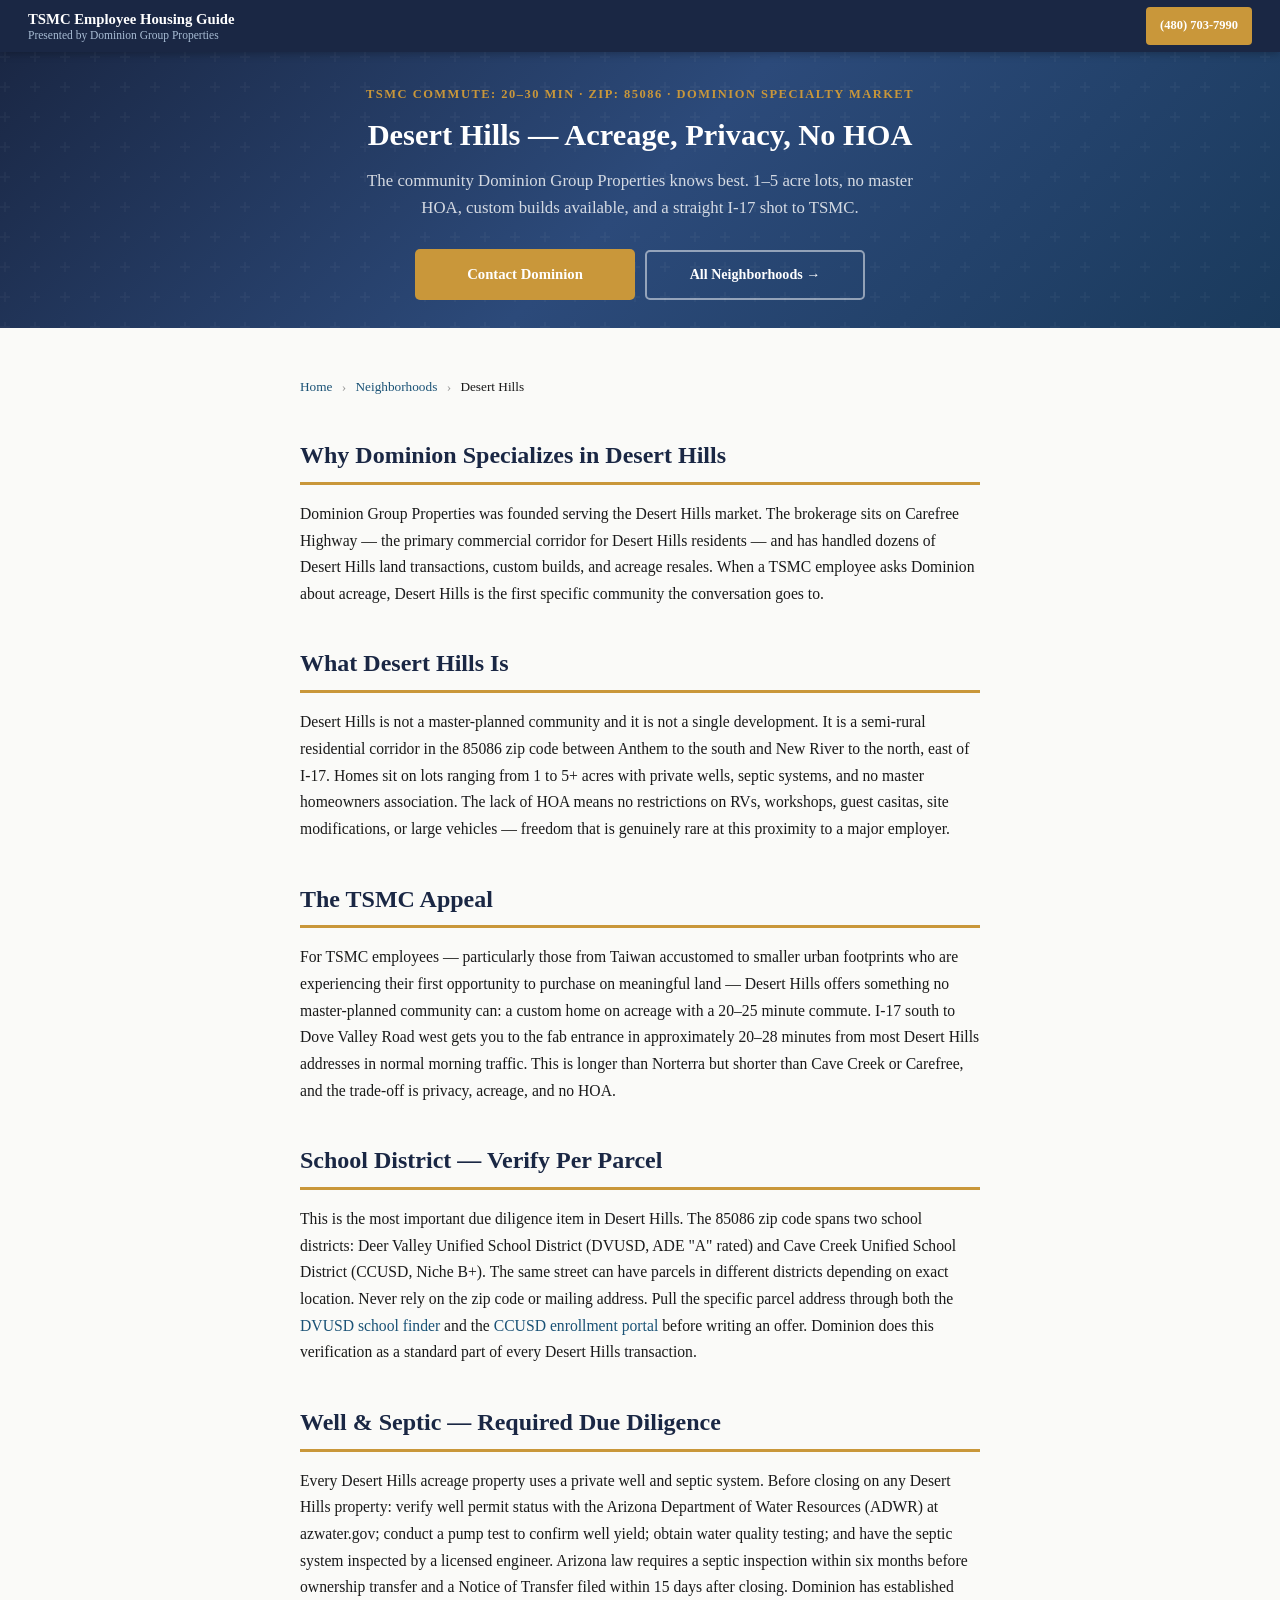
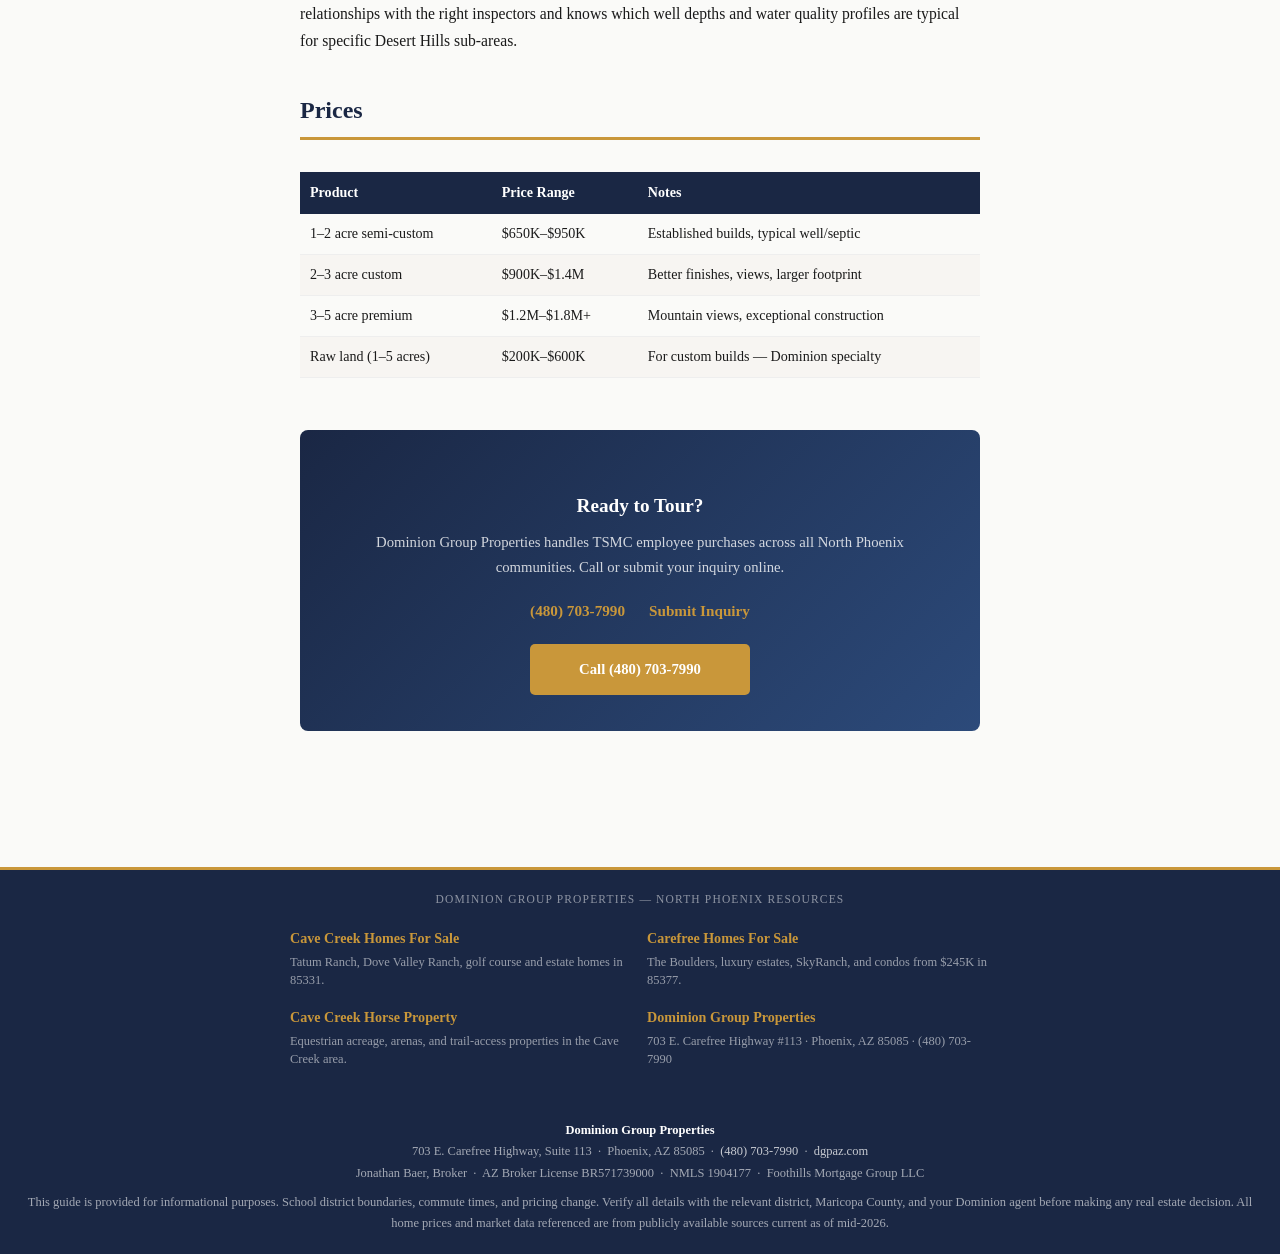
<file: neighborhoods/desert-hills.html>
<!DOCTYPE html>
<html lang="en">
<head>
<meta charset="UTF-8"><meta name="viewport" content="width=device-width, initial-scale=1.0">
<title>Desert Hills AZ Homes | TSMC Employee Acreage Guide | Dominion Specialty</title>
<meta name="description" content="Desert Hills Arizona homes for TSMC employees — 1–5 acre lots, no HOA, 20–30 min to TSMC. Dominion Group Properties specializes in Desert Hills acreage. DVUSD and CCUSD options.">
<link rel="canonical" href="https://tsmcemployeehousingguide.com/neighborhoods/desert-hills.html">
<meta property="og:title" content="Desert Hills AZ Homes | TSMC Employee Acreage Guide | Dominion Specialty">
<meta property="og:description" content="Desert Hills Arizona homes for TSMC employees — 1–5 acre lots, no HOA, 20–30 min to TSMC. Dominion Group Properties specializes in Desert Hills acreage. DVUSD and CCUSD options.">
<meta property="og:image" content="https://tsmc-employee-housing-guide.pages.dev/og-image.png">
<meta property="og:image:width" content="1200"><meta property="og:image:height" content="630">
<meta name="twitter:card" content="summary_large_image">
<meta name="twitter:image" content="https://tsmc-employee-housing-guide.pages.dev/og-image.png">
<link rel="icon" type="image/x-icon" href="/favicon.ico">
<link rel="icon" type="image/svg+xml" href="/favicon.svg">
<link rel="apple-touch-icon" sizes="180x180" href="/apple-touch-icon.png">
<link rel="stylesheet" href="/styles.css">
<script async src="https://www.googletagmanager.com/gtag/js?id=G-TSMCGUIDEXX"></script>
<script>window.dataLayer=window.dataLayer||[];function gtag(){dataLayer.push(arguments);}gtag('js',new Date());gtag('config','G-TSMCGUIDEXX');</script>
<script type="application/ld+json">{"@context": "https://schema.org", "@type": "WebPage", "name": "Desert Hills AZ Homes | TSMC Employee Acreage Guide | Dominion Specialty", "description": "Desert Hills Arizona homes for TSMC employees \u2014 1\u20135 acre lots, no HOA, 20\u201330 min to TSMC. Dominion Group Properties specializes in Desert Hills acreage. DVUSD and CCUSD options."}</script>
</head>
<body>
<nav class="site-nav" aria-label="Site navigation">
  <div class="nav-brand">
    TSMC Employee Housing Guide
    <span>Presented by Dominion Group Properties</span>
  </div>
  <a href="tel:4807037990" class="nav-cta">(480) 703-7990</a>
</nav>
<div class="site-hero" style="padding:32px 20px 28px">
  <p class="hero-kicker">TSMC Commute: 20–30 min · Zip: 85086 · Dominion Specialty Market</p>
  <h1 class="hero-title" style="font-size:1.9rem">Desert Hills — Acreage, Privacy, No HOA</h1>
  <p class="hero-sub">The community Dominion Group Properties knows best. 1–5 acre lots, no master HOA, custom builds available, and a straight I-17 shot to TSMC.</p>
  <div class="hero-cta-row"><a href="/contact.html" class="btn-primary">Contact Dominion</a><a href="/" class="btn-secondary">All Neighborhoods &rarr;</a></div>
</div><main class="page-main"><nav aria-label="Breadcrumb" style="margin-bottom:20px;font-size:.83rem"><a href="/" style="color:#1a5276">Home</a> <span style="color:#999;margin:0 6px">›</span> <a href="/" style="color:#1a5276">Neighborhoods</a> <span style="color:#999;margin:0 6px">›</span> <span>Desert Hills</span></nav>
<h2>Why Dominion Specializes in Desert Hills</h2>
<p>Dominion Group Properties was founded serving the Desert Hills market. The brokerage sits on Carefree Highway — the primary commercial corridor for Desert Hills residents — and has handled dozens of Desert Hills land transactions, custom builds, and acreage resales. When a TSMC employee asks Dominion about acreage, Desert Hills is the first specific community the conversation goes to.</p>
<h2>What Desert Hills Is</h2>
<p>Desert Hills is not a master-planned community and it is not a single development. It is a semi-rural residential corridor in the 85086 zip code between Anthem to the south and New River to the north, east of I-17. Homes sit on lots ranging from 1 to 5+ acres with private wells, septic systems, and no master homeowners association. The lack of HOA means no restrictions on RVs, workshops, guest casitas, site modifications, or large vehicles — freedom that is genuinely rare at this proximity to a major employer.</p>
<h2>The TSMC Appeal</h2>
<p>For TSMC employees — particularly those from Taiwan accustomed to smaller urban footprints who are experiencing their first opportunity to purchase on meaningful land — Desert Hills offers something no master-planned community can: a custom home on acreage with a 20–25 minute commute. I-17 south to Dove Valley Road west gets you to the fab entrance in approximately 20–28 minutes from most Desert Hills addresses in normal morning traffic. This is longer than Norterra but shorter than Cave Creek or Carefree, and the trade-off is privacy, acreage, and no HOA.</p>
<h2>School District — Verify Per Parcel</h2>
<p>This is the most important due diligence item in Desert Hills. The 85086 zip code spans two school districts: Deer Valley Unified School District (DVUSD, ADE "A" rated) and Cave Creek Unified School District (CCUSD, Niche B+). The same street can have parcels in different districts depending on exact location. Never rely on the zip code or mailing address. Pull the specific parcel address through both the <a href="https://www.dvusd.org" target="_blank" rel="noopener noreferrer">DVUSD school finder</a> and the <a href="https://www.ccusd93.org" target="_blank" rel="noopener noreferrer">CCUSD enrollment portal</a> before writing an offer. Dominion does this verification as a standard part of every Desert Hills transaction.</p>
<h2>Well &amp; Septic — Required Due Diligence</h2>
<p>Every Desert Hills acreage property uses a private well and septic system. Before closing on any Desert Hills property: verify well permit status with the Arizona Department of Water Resources (ADWR) at azwater.gov; conduct a pump test to confirm well yield; obtain water quality testing; and have the septic system inspected by a licensed engineer. Arizona law requires a septic inspection within six months before ownership transfer and a Notice of Transfer filed within 15 days after closing. Dominion has established relationships with the right inspectors and knows which well depths and water quality profiles are typical for specific Desert Hills sub-areas.</p>
<h2>Prices</h2>
<div class="table-scroll"><table>
<thead><tr><th>Product</th><th>Price Range</th><th>Notes</th></tr></thead>
<tbody>
<tr><td>1–2 acre semi-custom</td><td>$650K–$950K</td><td>Established builds, typical well/septic</td></tr>
<tr><td>2–3 acre custom</td><td>$900K–$1.4M</td><td>Better finishes, views, larger footprint</td></tr>
<tr><td>3–5 acre premium</td><td>$1.2M–$1.8M+</td><td>Mountain views, exceptional construction</td></tr>
<tr><td>Raw land (1–5 acres)</td><td>$200K–$600K</td><td>For custom builds — Dominion specialty</td></tr>
</tbody>
</table></div>
<div class="dgp-cta"><h3>Ready to Tour?</h3><p>Dominion Group Properties handles TSMC employee purchases across all North Phoenix communities. Call or submit your inquiry online.</p><div class="cta-details"><a href="tel:4807037990">(480) 703-7990</a><a href="/contact.html" style="color:#c9973a;font-weight:700">Submit Inquiry</a></div><a href="tel:4807037990" class="btn-primary">Call (480) 703-7990</a></div></main>
<footer class="network-footer" style="background:#1a2744;padding:20px 16px 16px;border-top:3px solid #c9973a">
  <p style="text-align:center;color:rgba(255,255,255,.5);font-size:.72rem;text-transform:uppercase;letter-spacing:.1em;margin-bottom:14px">Dominion Group Properties — North Phoenix Resources</p>
  <div style="display:grid;grid-template-columns:1fr 1fr;gap:14px;max-width:700px;margin:0 auto 16px">
    <div>
      <a href="https://www.cavecreekhomesforsale.com" target="_blank" rel="noopener" style="color:#c9973a;font-size:.88rem;font-weight:700">Cave Creek Homes For Sale</a>
      <p style="color:rgba(255,255,255,.55);font-size:.78rem;margin:3px 0 0;line-height:1.4">Tatum Ranch, Dove Valley Ranch, golf course and estate homes in 85331.</p>
    </div>
    <div>
      <a href="https://www.carefreehomesforsale.com" target="_blank" rel="noopener" style="color:#c9973a;font-size:.88rem;font-weight:700">Carefree Homes For Sale</a>
      <p style="color:rgba(255,255,255,.55);font-size:.78rem;margin:3px 0 0;line-height:1.4">The Boulders, luxury estates, SkyRanch, and condos from $245K in 85377.</p>
    </div>
    <div>
      <a href="https://www.cavecreekhorseproperty.com" target="_blank" rel="noopener" style="color:#c9973a;font-size:.88rem;font-weight:700">Cave Creek Horse Property</a>
      <p style="color:rgba(255,255,255,.55);font-size:.78rem;margin:3px 0 0;line-height:1.4">Equestrian acreage, arenas, and trail-access properties in the Cave Creek area.</p>
    </div>
    <div>
      <a href="https://www.dgpaz.com" target="_blank" rel="noopener" style="color:#c9973a;font-size:.88rem;font-weight:700">Dominion Group Properties</a>
      <p style="color:rgba(255,255,255,.55);font-size:.78rem;margin:3px 0 0;line-height:1.4">703 E. Carefree Highway #113 · Phoenix, AZ 85085 · (480) 703-7990</p>
    </div>
  </div>
</footer><footer class="site-footer">
  <p><strong>Dominion Group Properties</strong></p>
  <p>703 E. Carefree Highway, Suite 113 &nbsp;·&nbsp; Phoenix, AZ 85085 &nbsp;·&nbsp; <a href="tel:4807037990">(480) 703-7990</a> &nbsp;·&nbsp; <a target="_blank" rel="noopener noreferrer" href="https://www.dgpaz.com">dgpaz.com</a></p>
  <p>Jonathan Baer, Broker &nbsp;·&nbsp; AZ Broker License BR571739000 &nbsp;·&nbsp; NMLS 1904177 &nbsp;·&nbsp; Foothills Mortgage Group LLC</p>
  <p style="margin-top:8px">This guide is provided for informational purposes. School district boundaries, commute times, and pricing change. Verify all details with the relevant district, Maricopa County, and your Dominion agent before making any real estate decision. All home prices and market data referenced are from publicly available sources current as of mid-2026.</p>
</footer><div class="sticky-bottom" role="complementary" aria-label="Contact Dominion">
  <div class="sticky-bottom-text">
    <strong>Dominion Group Properties</strong>
    Carefree Hwy &nbsp;·&nbsp; TSMC Relocation Specialists
  </div>
  <a href="tel:4807037990">(480) 703-7990</a>
</div>

</body>
</body>
</html>
</file>
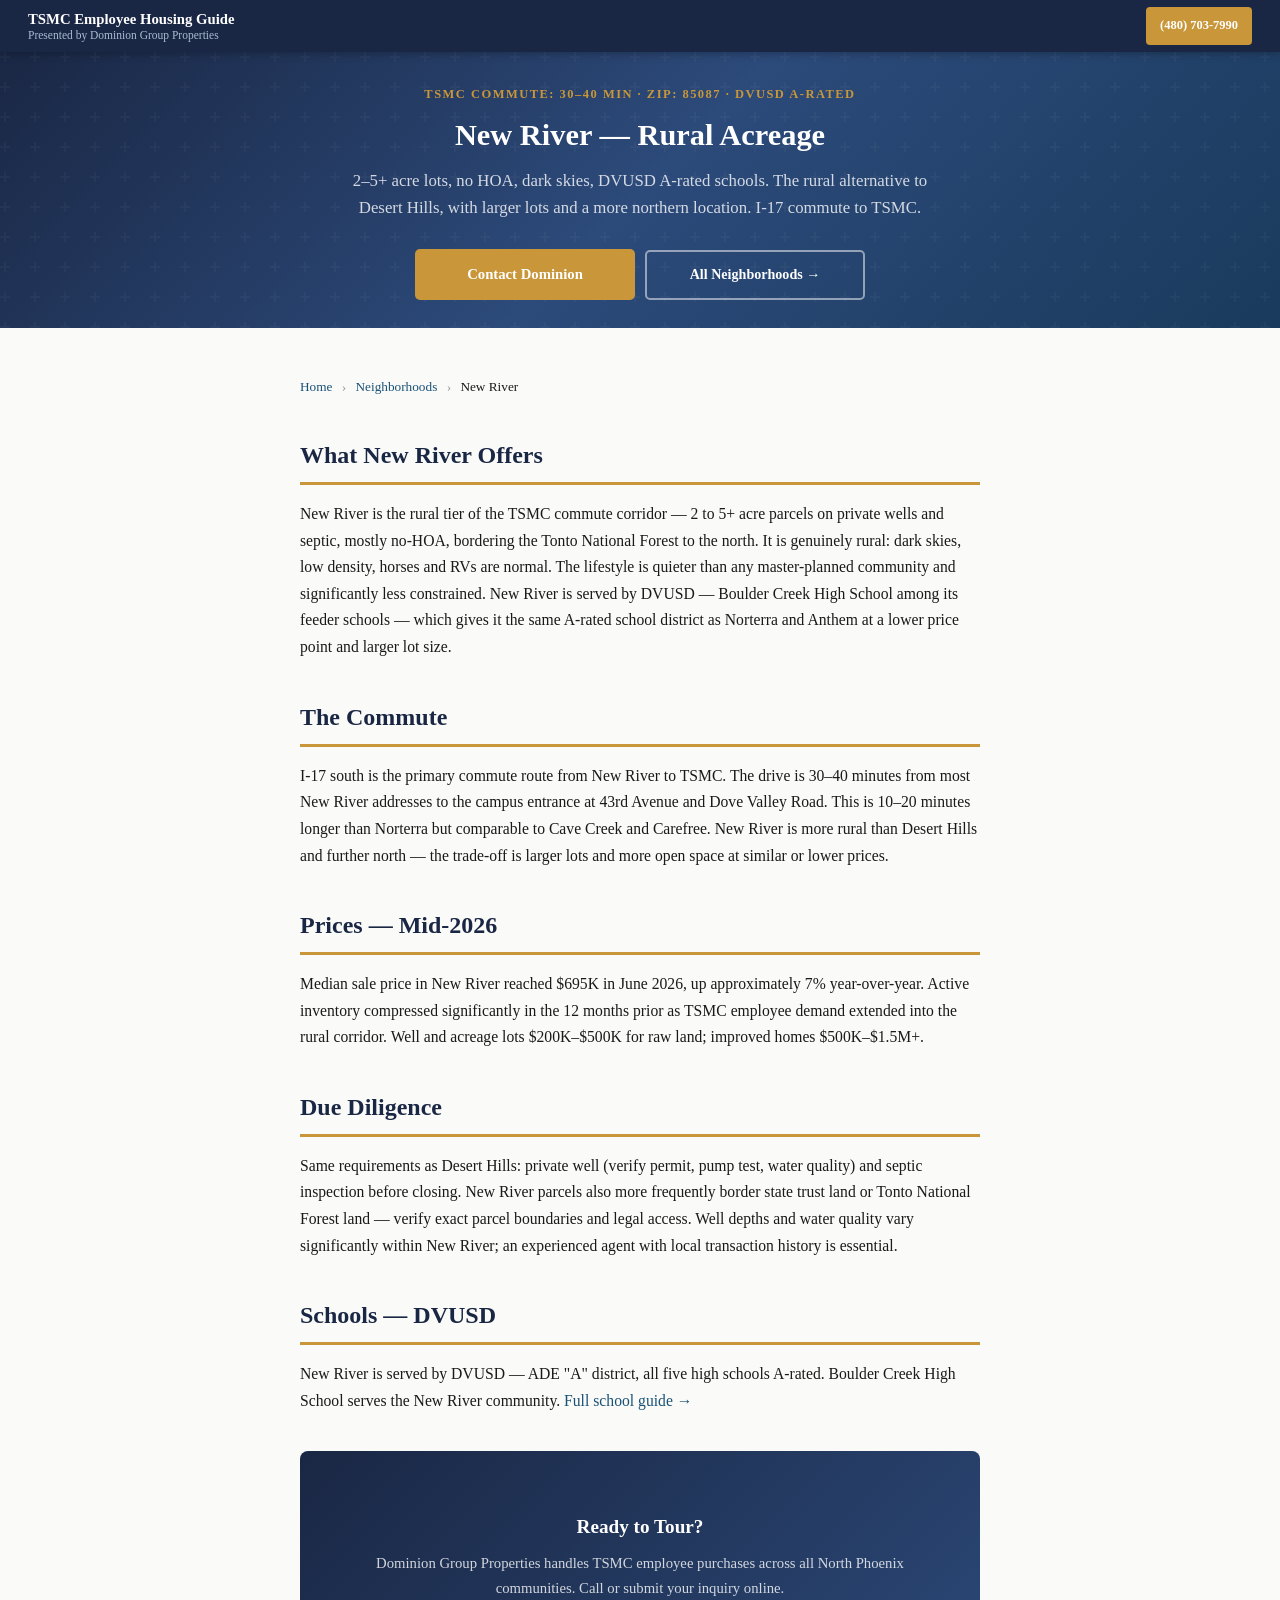
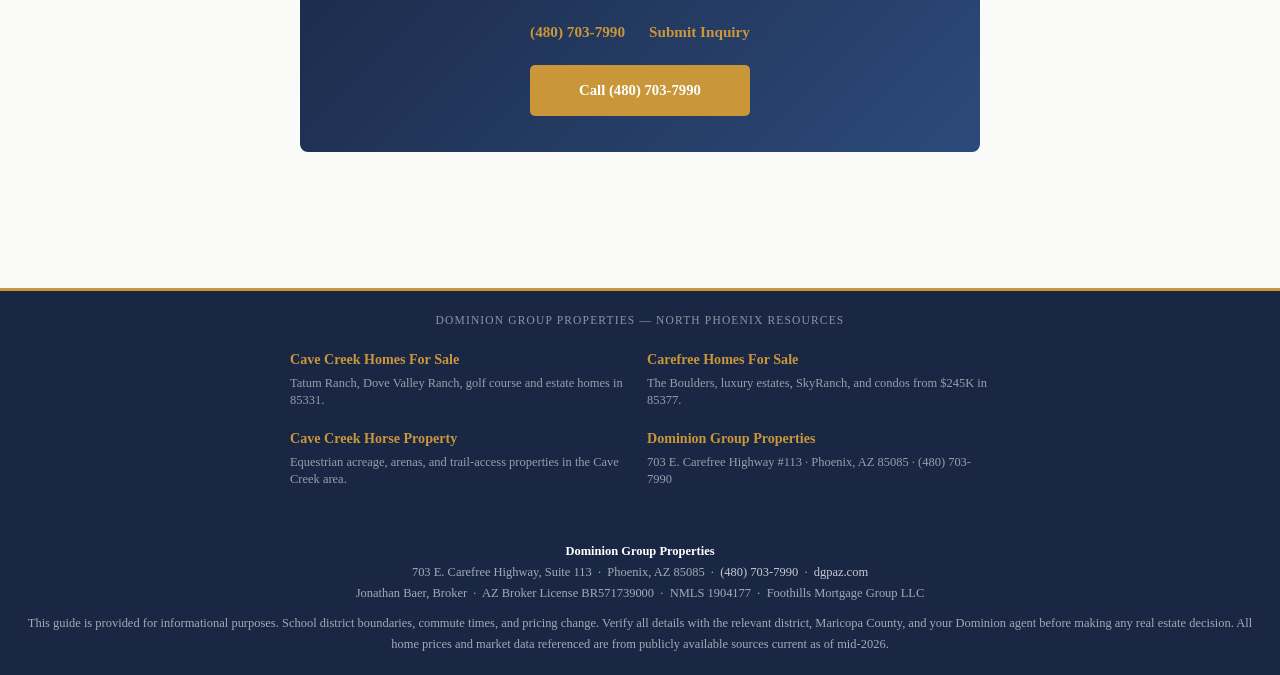
<file: neighborhoods/new-river.html>
<!DOCTYPE html>
<html lang="en">
<head>
<meta charset="UTF-8"><meta name="viewport" content="width=device-width, initial-scale=1.0">
<title>New River AZ Homes for TSMC Employees | Rural Acreage | DVUSD A-rated</title>
<meta name="description" content="New River Arizona homes for TSMC employees — 2–5+ acre lots, rural, no HOA, DVUSD A-rated. $695K median June 2026. 30–40 min to TSMC via I-17.">
<link rel="canonical" href="https://tsmcemployeehousingguide.com/neighborhoods/new-river.html">
<meta property="og:title" content="New River AZ Homes for TSMC Employees | Rural Acreage | DVUSD A-rated">
<meta property="og:description" content="New River Arizona homes for TSMC employees — 2–5+ acre lots, rural, no HOA, DVUSD A-rated. $695K median June 2026. 30–40 min to TSMC via I-17.">
<meta property="og:image" content="https://tsmc-employee-housing-guide.pages.dev/og-image.png">
<meta property="og:image:width" content="1200"><meta property="og:image:height" content="630">
<meta name="twitter:card" content="summary_large_image">
<meta name="twitter:image" content="https://tsmc-employee-housing-guide.pages.dev/og-image.png">
<link rel="icon" type="image/x-icon" href="/favicon.ico">
<link rel="icon" type="image/svg+xml" href="/favicon.svg">
<link rel="apple-touch-icon" sizes="180x180" href="/apple-touch-icon.png">
<link rel="stylesheet" href="/styles.css">
<script async src="https://www.googletagmanager.com/gtag/js?id=G-TSMCGUIDEXX"></script>
<script>window.dataLayer=window.dataLayer||[];function gtag(){dataLayer.push(arguments);}gtag('js',new Date());gtag('config','G-TSMCGUIDEXX');</script>
<script type="application/ld+json">{"@context": "https://schema.org", "@type": "WebPage", "name": "New River AZ Homes for TSMC Employees | Rural Acreage | DVUSD A-rated", "description": "New River Arizona homes for TSMC employees \u2014 2\u20135+ acre lots, rural, no HOA, DVUSD A-rated. $695K median June 2026. 30\u201340 min to TSMC via I-17."}</script>
</head>
<body>
<nav class="site-nav" aria-label="Site navigation">
  <div class="nav-brand">
    TSMC Employee Housing Guide
    <span>Presented by Dominion Group Properties</span>
  </div>
  <a href="tel:4807037990" class="nav-cta">(480) 703-7990</a>
</nav>
<div class="site-hero" style="padding:32px 20px 28px">
  <p class="hero-kicker">TSMC Commute: 30–40 min · Zip: 85087 · DVUSD A-rated</p>
  <h1 class="hero-title" style="font-size:1.9rem">New River — Rural Acreage</h1>
  <p class="hero-sub">2–5+ acre lots, no HOA, dark skies, DVUSD A-rated schools. The rural alternative to Desert Hills, with larger lots and a more northern location. I-17 commute to TSMC.</p>
  <div class="hero-cta-row"><a href="/contact.html" class="btn-primary">Contact Dominion</a><a href="/" class="btn-secondary">All Neighborhoods &rarr;</a></div>
</div><main class="page-main"><nav aria-label="Breadcrumb" style="margin-bottom:20px;font-size:.83rem"><a href="/" style="color:#1a5276">Home</a> <span style="color:#999;margin:0 6px">›</span> <a href="/" style="color:#1a5276">Neighborhoods</a> <span style="color:#999;margin:0 6px">›</span> <span>New River</span></nav>
<h2>What New River Offers</h2>
<p>New River is the rural tier of the TSMC commute corridor — 2 to 5+ acre parcels on private wells and septic, mostly no-HOA, bordering the Tonto National Forest to the north. It is genuinely rural: dark skies, low density, horses and RVs are normal. The lifestyle is quieter than any master-planned community and significantly less constrained. New River is served by DVUSD — Boulder Creek High School among its feeder schools — which gives it the same A-rated school district as Norterra and Anthem at a lower price point and larger lot size.</p>
<h2>The Commute</h2>
<p>I-17 south is the primary commute route from New River to TSMC. The drive is 30–40 minutes from most New River addresses to the campus entrance at 43rd Avenue and Dove Valley Road. This is 10–20 minutes longer than Norterra but comparable to Cave Creek and Carefree. New River is more rural than Desert Hills and further north — the trade-off is larger lots and more open space at similar or lower prices.</p>
<h2>Prices — Mid-2026</h2>
<p>Median sale price in New River reached $695K in June 2026, up approximately 7% year-over-year. Active inventory compressed significantly in the 12 months prior as TSMC employee demand extended into the rural corridor. Well and acreage lots $200K–$500K for raw land; improved homes $500K–$1.5M+.</p>
<h2>Due Diligence</h2>
<p>Same requirements as Desert Hills: private well (verify permit, pump test, water quality) and septic inspection before closing. New River parcels also more frequently border state trust land or Tonto National Forest land — verify exact parcel boundaries and legal access. Well depths and water quality vary significantly within New River; an experienced agent with local transaction history is essential.</p>
<h2>Schools — DVUSD</h2>
<p>New River is served by DVUSD — ADE "A" district, all five high schools A-rated. Boulder Creek High School serves the New River community. <a href="/schools/public-schools.html">Full school guide &rarr;</a></p>
<div class="dgp-cta"><h3>Ready to Tour?</h3><p>Dominion Group Properties handles TSMC employee purchases across all North Phoenix communities. Call or submit your inquiry online.</p><div class="cta-details"><a href="tel:4807037990">(480) 703-7990</a><a href="/contact.html" style="color:#c9973a;font-weight:700">Submit Inquiry</a></div><a href="tel:4807037990" class="btn-primary">Call (480) 703-7990</a></div></main>
<footer class="network-footer" style="background:#1a2744;padding:20px 16px 16px;border-top:3px solid #c9973a">
  <p style="text-align:center;color:rgba(255,255,255,.5);font-size:.72rem;text-transform:uppercase;letter-spacing:.1em;margin-bottom:14px">Dominion Group Properties — North Phoenix Resources</p>
  <div style="display:grid;grid-template-columns:1fr 1fr;gap:14px;max-width:700px;margin:0 auto 16px">
    <div>
      <a href="https://www.cavecreekhomesforsale.com" target="_blank" rel="noopener" style="color:#c9973a;font-size:.88rem;font-weight:700">Cave Creek Homes For Sale</a>
      <p style="color:rgba(255,255,255,.55);font-size:.78rem;margin:3px 0 0;line-height:1.4">Tatum Ranch, Dove Valley Ranch, golf course and estate homes in 85331.</p>
    </div>
    <div>
      <a href="https://www.carefreehomesforsale.com" target="_blank" rel="noopener" style="color:#c9973a;font-size:.88rem;font-weight:700">Carefree Homes For Sale</a>
      <p style="color:rgba(255,255,255,.55);font-size:.78rem;margin:3px 0 0;line-height:1.4">The Boulders, luxury estates, SkyRanch, and condos from $245K in 85377.</p>
    </div>
    <div>
      <a href="https://www.cavecreekhorseproperty.com" target="_blank" rel="noopener" style="color:#c9973a;font-size:.88rem;font-weight:700">Cave Creek Horse Property</a>
      <p style="color:rgba(255,255,255,.55);font-size:.78rem;margin:3px 0 0;line-height:1.4">Equestrian acreage, arenas, and trail-access properties in the Cave Creek area.</p>
    </div>
    <div>
      <a href="https://www.dgpaz.com" target="_blank" rel="noopener" style="color:#c9973a;font-size:.88rem;font-weight:700">Dominion Group Properties</a>
      <p style="color:rgba(255,255,255,.55);font-size:.78rem;margin:3px 0 0;line-height:1.4">703 E. Carefree Highway #113 · Phoenix, AZ 85085 · (480) 703-7990</p>
    </div>
  </div>
</footer><footer class="site-footer">
  <p><strong>Dominion Group Properties</strong></p>
  <p>703 E. Carefree Highway, Suite 113 &nbsp;·&nbsp; Phoenix, AZ 85085 &nbsp;·&nbsp; <a href="tel:4807037990">(480) 703-7990</a> &nbsp;·&nbsp; <a target="_blank" rel="noopener noreferrer" href="https://www.dgpaz.com">dgpaz.com</a></p>
  <p>Jonathan Baer, Broker &nbsp;·&nbsp; AZ Broker License BR571739000 &nbsp;·&nbsp; NMLS 1904177 &nbsp;·&nbsp; Foothills Mortgage Group LLC</p>
  <p style="margin-top:8px">This guide is provided for informational purposes. School district boundaries, commute times, and pricing change. Verify all details with the relevant district, Maricopa County, and your Dominion agent before making any real estate decision. All home prices and market data referenced are from publicly available sources current as of mid-2026.</p>
</footer><div class="sticky-bottom" role="complementary" aria-label="Contact Dominion">
  <div class="sticky-bottom-text">
    <strong>Dominion Group Properties</strong>
    Carefree Hwy &nbsp;·&nbsp; TSMC Relocation Specialists
  </div>
  <a href="tel:4807037990">(480) 703-7990</a>
</div>

</body>
</body>
</html>
</file>
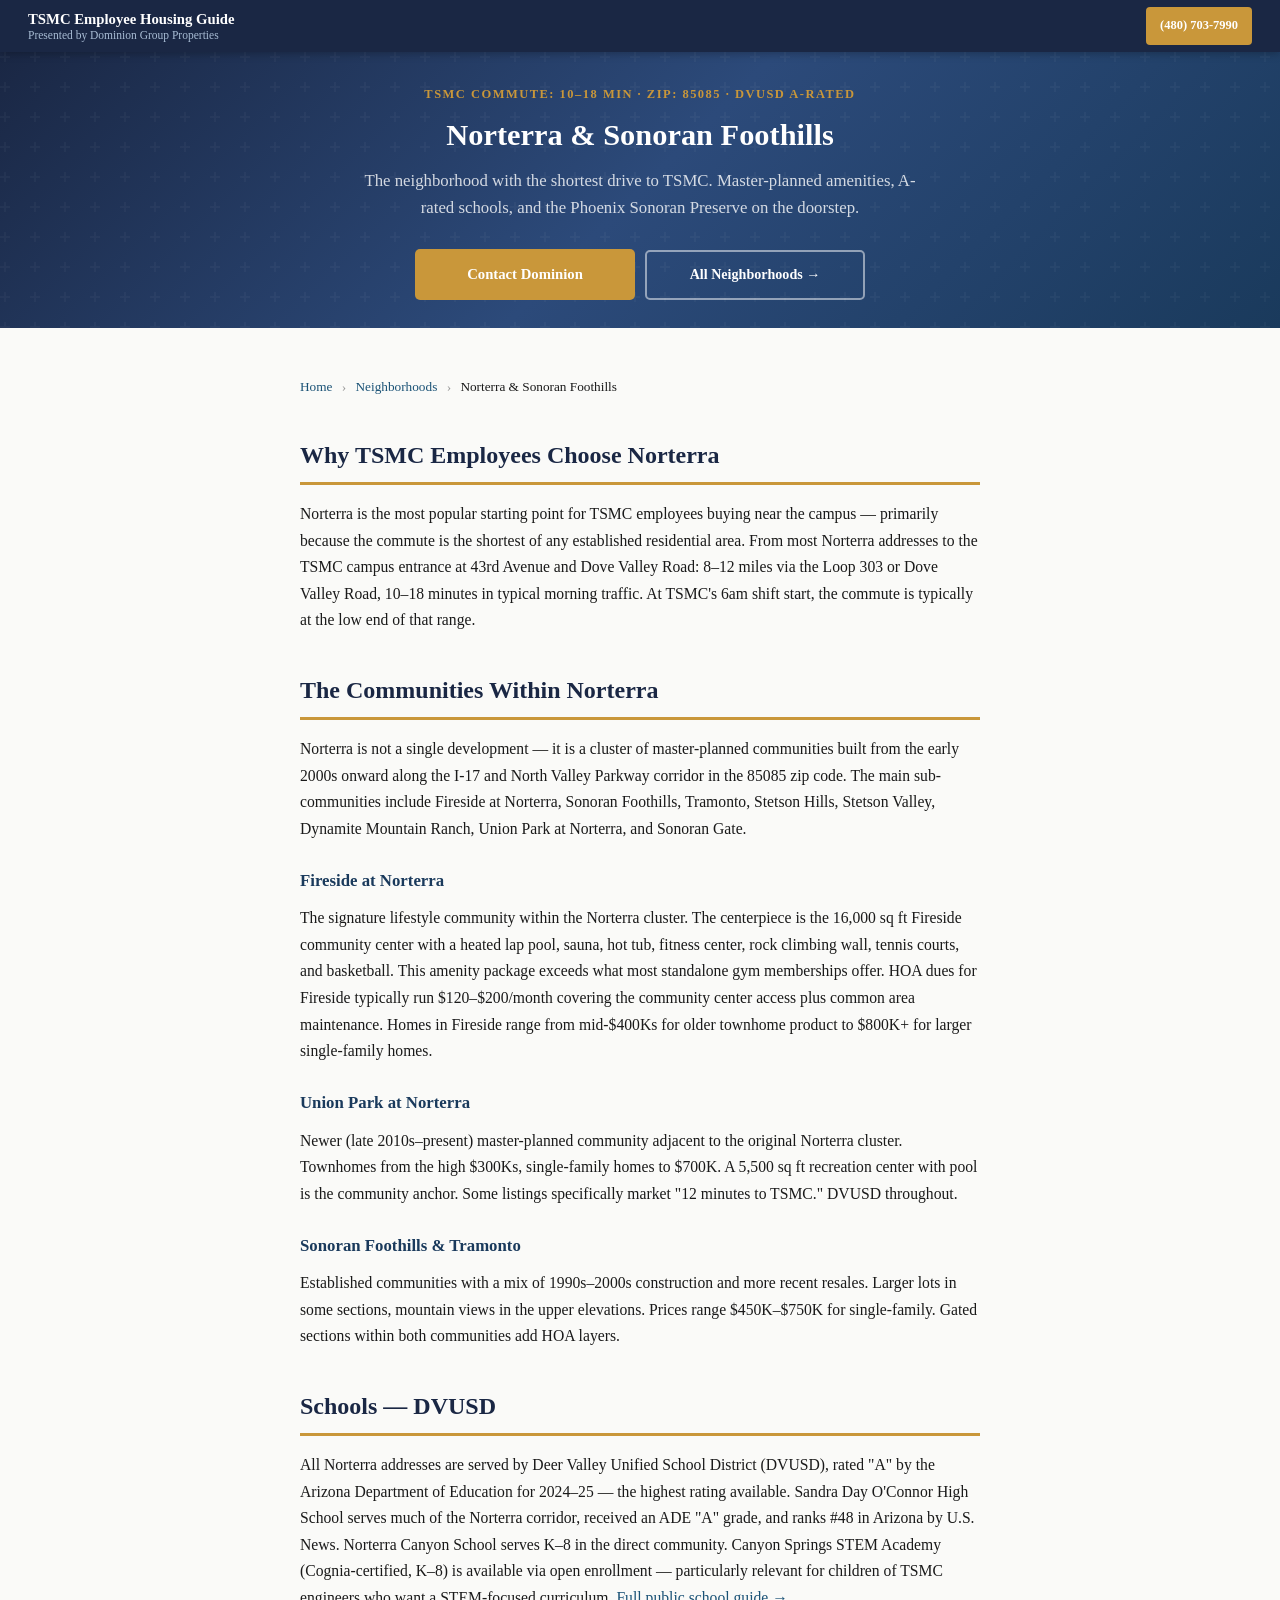
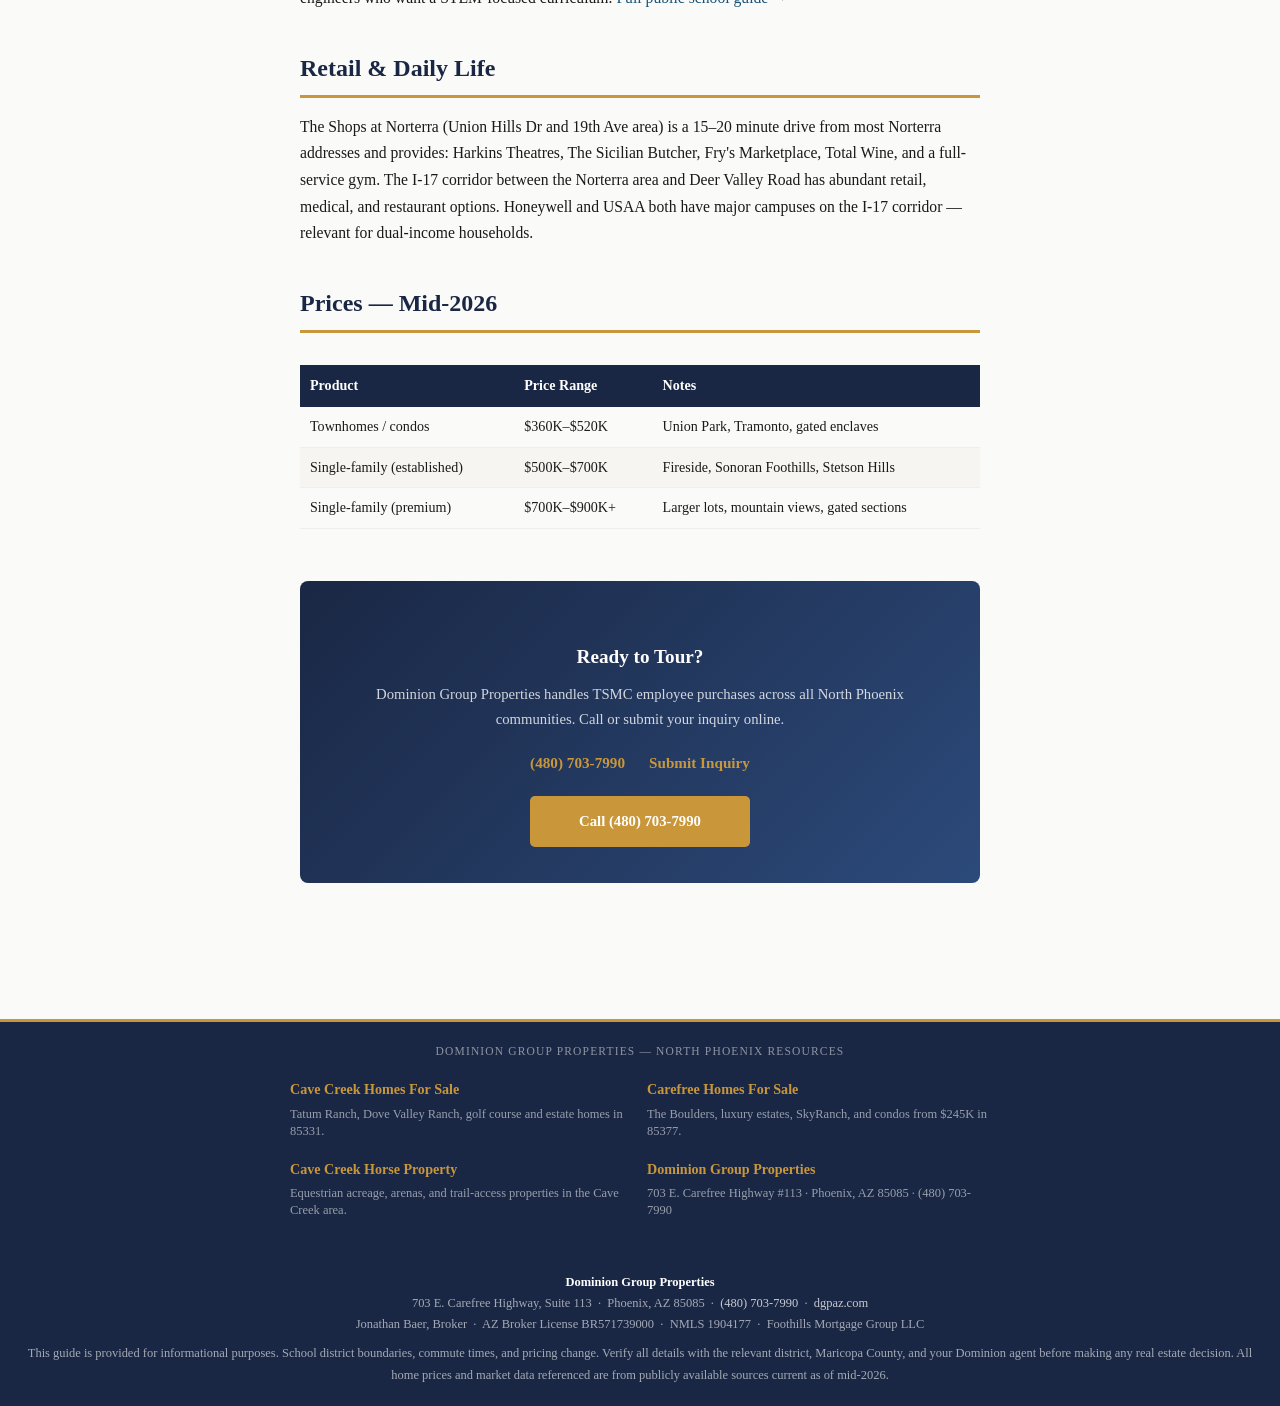
<file: neighborhoods/norterra.html>
<!DOCTYPE html>
<html lang="en">
<head>
<meta charset="UTF-8"><meta name="viewport" content="width=device-width, initial-scale=1.0">
<title>Norterra & Sonoran Foothills | Closest Neighborhood to TSMC Phoenix</title>
<meta name="description" content="Norterra and Sonoran Foothills 85085 — the closest neighborhood to TSMC Arizona. 10–18 minute commute, DVUSD A-rated schools, Fireside community amenities, Sonoran Preserve trails.">
<link rel="canonical" href="https://tsmcemployeehousingguide.com/neighborhoods/norterra.html">
<meta property="og:title" content="Norterra & Sonoran Foothills | Closest Neighborhood to TSMC Phoenix">
<meta property="og:description" content="Norterra and Sonoran Foothills 85085 — the closest neighborhood to TSMC Arizona. 10–18 minute commute, DVUSD A-rated schools, Fireside community amenities, Sonoran Preserve trails.">
<meta property="og:image" content="https://tsmc-employee-housing-guide.pages.dev/og-image.png">
<meta property="og:image:width" content="1200"><meta property="og:image:height" content="630">
<meta name="twitter:card" content="summary_large_image">
<meta name="twitter:image" content="https://tsmc-employee-housing-guide.pages.dev/og-image.png">
<link rel="icon" type="image/x-icon" href="/favicon.ico">
<link rel="icon" type="image/svg+xml" href="/favicon.svg">
<link rel="apple-touch-icon" sizes="180x180" href="/apple-touch-icon.png">
<link rel="stylesheet" href="/styles.css">
<script async src="https://www.googletagmanager.com/gtag/js?id=G-TSMCGUIDEXX"></script>
<script>window.dataLayer=window.dataLayer||[];function gtag(){dataLayer.push(arguments);}gtag('js',new Date());gtag('config','G-TSMCGUIDEXX');</script>
<script type="application/ld+json">{"@context": "https://schema.org", "@type": "WebPage", "name": "Norterra & Sonoran Foothills | Closest Neighborhood to TSMC Phoenix", "description": "Norterra and Sonoran Foothills 85085 \u2014 the closest neighborhood to TSMC Arizona. 10\u201318 minute commute, DVUSD A-rated schools, Fireside community amenities, Sonoran Preserve trails."}</script>
</head>
<body>
<nav class="site-nav" aria-label="Site navigation">
  <div class="nav-brand">
    TSMC Employee Housing Guide
    <span>Presented by Dominion Group Properties</span>
  </div>
  <a href="tel:4807037990" class="nav-cta">(480) 703-7990</a>
</nav>
<div class="site-hero" style="padding:32px 20px 28px">
  <p class="hero-kicker">TSMC Commute: 10–18 min · Zip: 85085 · DVUSD A-rated</p>
  <h1 class="hero-title" style="font-size:1.9rem">Norterra &amp; Sonoran Foothills</h1>
  <p class="hero-sub">The neighborhood with the shortest drive to TSMC. Master-planned amenities, A-rated schools, and the Phoenix Sonoran Preserve on the doorstep.</p>
  <div class="hero-cta-row"><a href="/contact.html" class="btn-primary">Contact Dominion</a><a href="/" class="btn-secondary">All Neighborhoods &rarr;</a></div>
</div><main class="page-main"><nav aria-label="Breadcrumb" style="margin-bottom:20px;font-size:.83rem"><a href="/" style="color:#1a5276">Home</a> <span style="color:#999;margin:0 6px">›</span> <a href="/" style="color:#1a5276">Neighborhoods</a> <span style="color:#999;margin:0 6px">›</span> <span>Norterra &amp; Sonoran Foothills</span></nav>
<h2>Why TSMC Employees Choose Norterra</h2>
<p>Norterra is the most popular starting point for TSMC employees buying near the campus — primarily because the commute is the shortest of any established residential area. From most Norterra addresses to the TSMC campus entrance at 43rd Avenue and Dove Valley Road: 8–12 miles via the Loop 303 or Dove Valley Road, 10–18 minutes in typical morning traffic. At TSMC's 6am shift start, the commute is typically at the low end of that range.</p>
<h2>The Communities Within Norterra</h2>
<p>Norterra is not a single development — it is a cluster of master-planned communities built from the early 2000s onward along the I-17 and North Valley Parkway corridor in the 85085 zip code. The main sub-communities include Fireside at Norterra, Sonoran Foothills, Tramonto, Stetson Hills, Stetson Valley, Dynamite Mountain Ranch, Union Park at Norterra, and Sonoran Gate.</p>
<h3>Fireside at Norterra</h3>
<p>The signature lifestyle community within the Norterra cluster. The centerpiece is the 16,000 sq ft Fireside community center with a heated lap pool, sauna, hot tub, fitness center, rock climbing wall, tennis courts, and basketball. This amenity package exceeds what most standalone gym memberships offer. HOA dues for Fireside typically run $120–$200/month covering the community center access plus common area maintenance. Homes in Fireside range from mid-$400Ks for older townhome product to $800K+ for larger single-family homes.</p>
<h3>Union Park at Norterra</h3>
<p>Newer (late 2010s–present) master-planned community adjacent to the original Norterra cluster. Townhomes from the high $300Ks, single-family homes to $700K. A 5,500 sq ft recreation center with pool is the community anchor. Some listings specifically market "12 minutes to TSMC." DVUSD throughout.</p>
<h3>Sonoran Foothills &amp; Tramonto</h3>
<p>Established communities with a mix of 1990s–2000s construction and more recent resales. Larger lots in some sections, mountain views in the upper elevations. Prices range $450K–$750K for single-family. Gated sections within both communities add HOA layers.</p>
<h2>Schools — DVUSD</h2>
<p>All Norterra addresses are served by Deer Valley Unified School District (DVUSD), rated "A" by the Arizona Department of Education for 2024–25 — the highest rating available. Sandra Day O'Connor High School serves much of the Norterra corridor, received an ADE "A" grade, and ranks #48 in Arizona by U.S. News. Norterra Canyon School serves K–8 in the direct community. Canyon Springs STEM Academy (Cognia-certified, K–8) is available via open enrollment — particularly relevant for children of TSMC engineers who want a STEM-focused curriculum. <a href="/schools/public-schools.html">Full public school guide &rarr;</a></p>
<h2>Retail &amp; Daily Life</h2>
<p>The Shops at Norterra (Union Hills Dr and 19th Ave area) is a 15–20 minute drive from most Norterra addresses and provides: Harkins Theatres, The Sicilian Butcher, Fry's Marketplace, Total Wine, and a full-service gym. The I-17 corridor between the Norterra area and Deer Valley Road has abundant retail, medical, and restaurant options. Honeywell and USAA both have major campuses on the I-17 corridor — relevant for dual-income households.</p>
<h2>Prices — Mid-2026</h2>
<div class="table-scroll"><table>
<thead><tr><th>Product</th><th>Price Range</th><th>Notes</th></tr></thead>
<tbody>
<tr><td>Townhomes / condos</td><td>$360K–$520K</td><td>Union Park, Tramonto, gated enclaves</td></tr>
<tr><td>Single-family (established)</td><td>$500K–$700K</td><td>Fireside, Sonoran Foothills, Stetson Hills</td></tr>
<tr><td>Single-family (premium)</td><td>$700K–$900K+</td><td>Larger lots, mountain views, gated sections</td></tr>
</tbody>
</table></div>
<div class="dgp-cta"><h3>Ready to Tour?</h3><p>Dominion Group Properties handles TSMC employee purchases across all North Phoenix communities. Call or submit your inquiry online.</p><div class="cta-details"><a href="tel:4807037990">(480) 703-7990</a><a href="/contact.html" style="color:#c9973a;font-weight:700">Submit Inquiry</a></div><a href="tel:4807037990" class="btn-primary">Call (480) 703-7990</a></div></main>
<footer class="network-footer" style="background:#1a2744;padding:20px 16px 16px;border-top:3px solid #c9973a">
  <p style="text-align:center;color:rgba(255,255,255,.5);font-size:.72rem;text-transform:uppercase;letter-spacing:.1em;margin-bottom:14px">Dominion Group Properties — North Phoenix Resources</p>
  <div style="display:grid;grid-template-columns:1fr 1fr;gap:14px;max-width:700px;margin:0 auto 16px">
    <div>
      <a href="https://www.cavecreekhomesforsale.com" target="_blank" rel="noopener" style="color:#c9973a;font-size:.88rem;font-weight:700">Cave Creek Homes For Sale</a>
      <p style="color:rgba(255,255,255,.55);font-size:.78rem;margin:3px 0 0;line-height:1.4">Tatum Ranch, Dove Valley Ranch, golf course and estate homes in 85331.</p>
    </div>
    <div>
      <a href="https://www.carefreehomesforsale.com" target="_blank" rel="noopener" style="color:#c9973a;font-size:.88rem;font-weight:700">Carefree Homes For Sale</a>
      <p style="color:rgba(255,255,255,.55);font-size:.78rem;margin:3px 0 0;line-height:1.4">The Boulders, luxury estates, SkyRanch, and condos from $245K in 85377.</p>
    </div>
    <div>
      <a href="https://www.cavecreekhorseproperty.com" target="_blank" rel="noopener" style="color:#c9973a;font-size:.88rem;font-weight:700">Cave Creek Horse Property</a>
      <p style="color:rgba(255,255,255,.55);font-size:.78rem;margin:3px 0 0;line-height:1.4">Equestrian acreage, arenas, and trail-access properties in the Cave Creek area.</p>
    </div>
    <div>
      <a href="https://www.dgpaz.com" target="_blank" rel="noopener" style="color:#c9973a;font-size:.88rem;font-weight:700">Dominion Group Properties</a>
      <p style="color:rgba(255,255,255,.55);font-size:.78rem;margin:3px 0 0;line-height:1.4">703 E. Carefree Highway #113 · Phoenix, AZ 85085 · (480) 703-7990</p>
    </div>
  </div>
</footer><footer class="site-footer">
  <p><strong>Dominion Group Properties</strong></p>
  <p>703 E. Carefree Highway, Suite 113 &nbsp;·&nbsp; Phoenix, AZ 85085 &nbsp;·&nbsp; <a href="tel:4807037990">(480) 703-7990</a> &nbsp;·&nbsp; <a target="_blank" rel="noopener noreferrer" href="https://www.dgpaz.com">dgpaz.com</a></p>
  <p>Jonathan Baer, Broker &nbsp;·&nbsp; AZ Broker License BR571739000 &nbsp;·&nbsp; NMLS 1904177 &nbsp;·&nbsp; Foothills Mortgage Group LLC</p>
  <p style="margin-top:8px">This guide is provided for informational purposes. School district boundaries, commute times, and pricing change. Verify all details with the relevant district, Maricopa County, and your Dominion agent before making any real estate decision. All home prices and market data referenced are from publicly available sources current as of mid-2026.</p>
</footer><div class="sticky-bottom" role="complementary" aria-label="Contact Dominion">
  <div class="sticky-bottom-text">
    <strong>Dominion Group Properties</strong>
    Carefree Hwy &nbsp;·&nbsp; TSMC Relocation Specialists
  </div>
  <a href="tel:4807037990">(480) 703-7990</a>
</div>

</body>
</body>
</html>
</file>
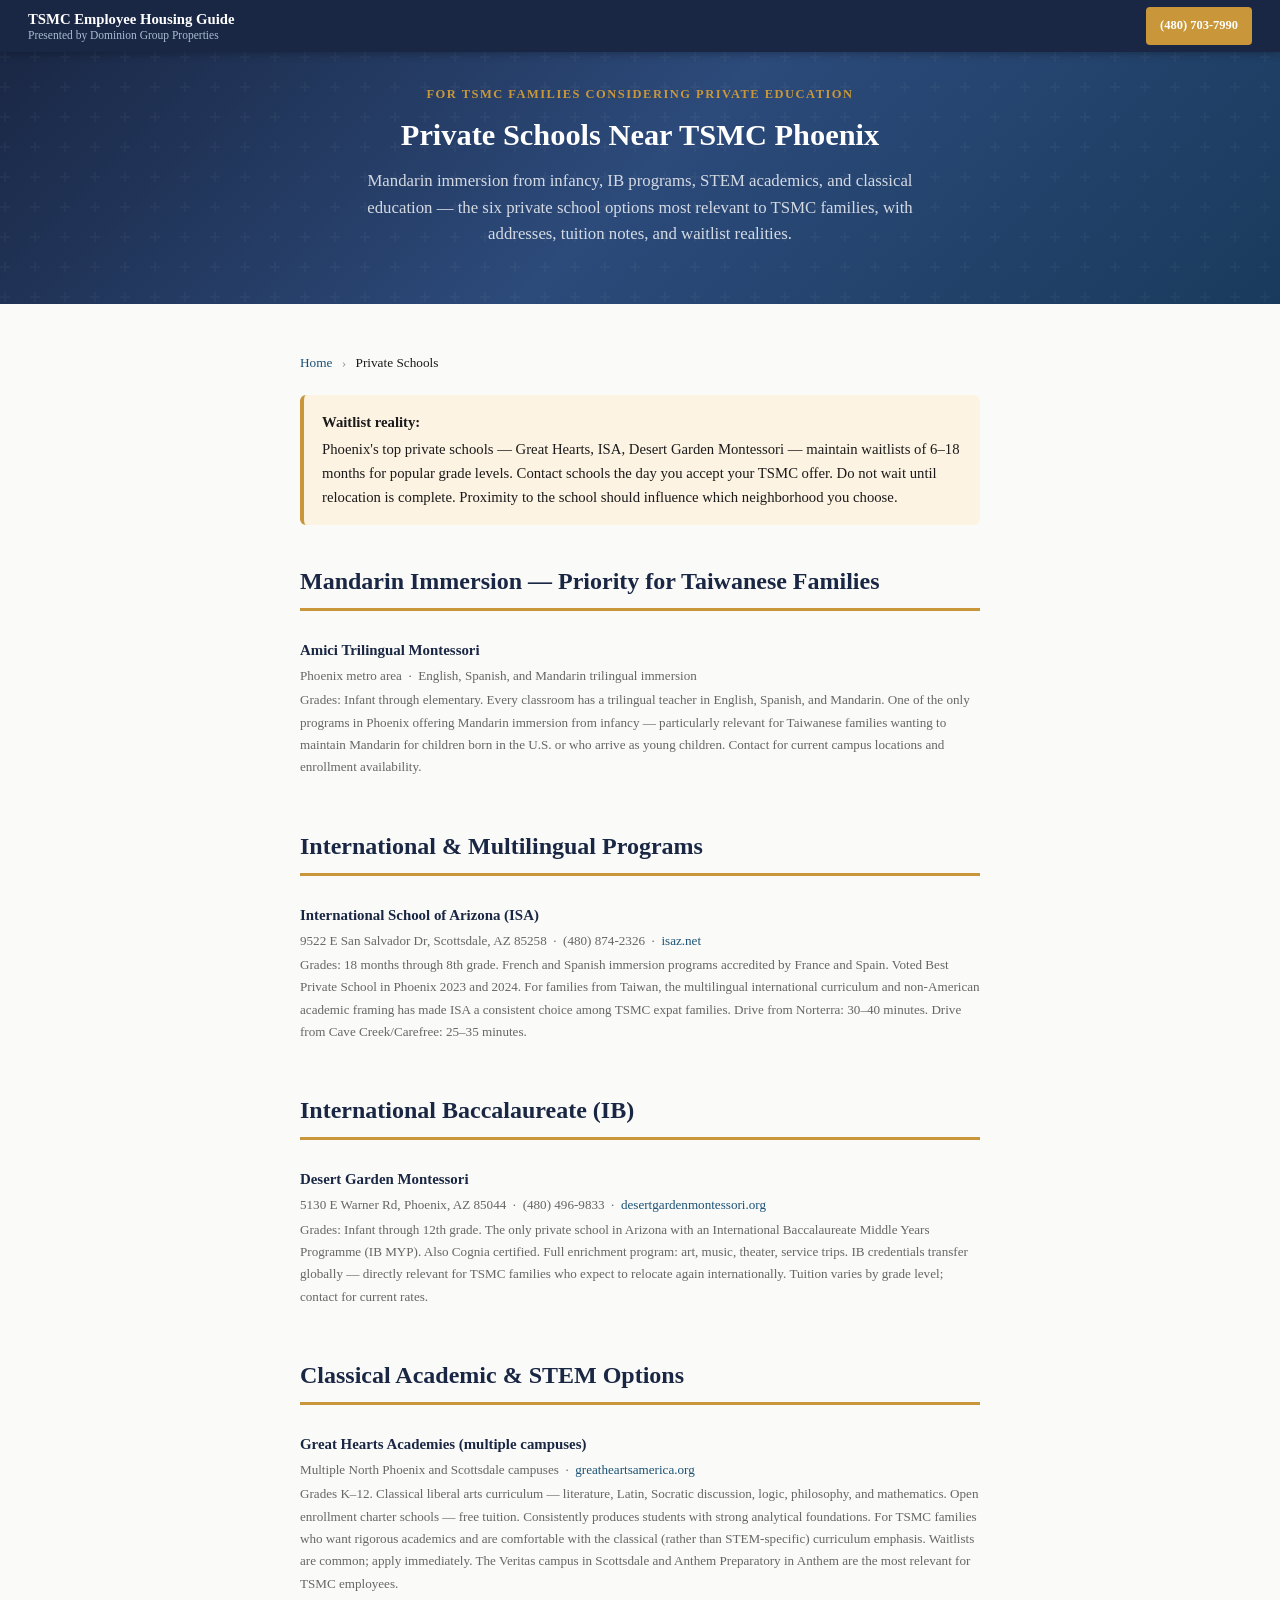
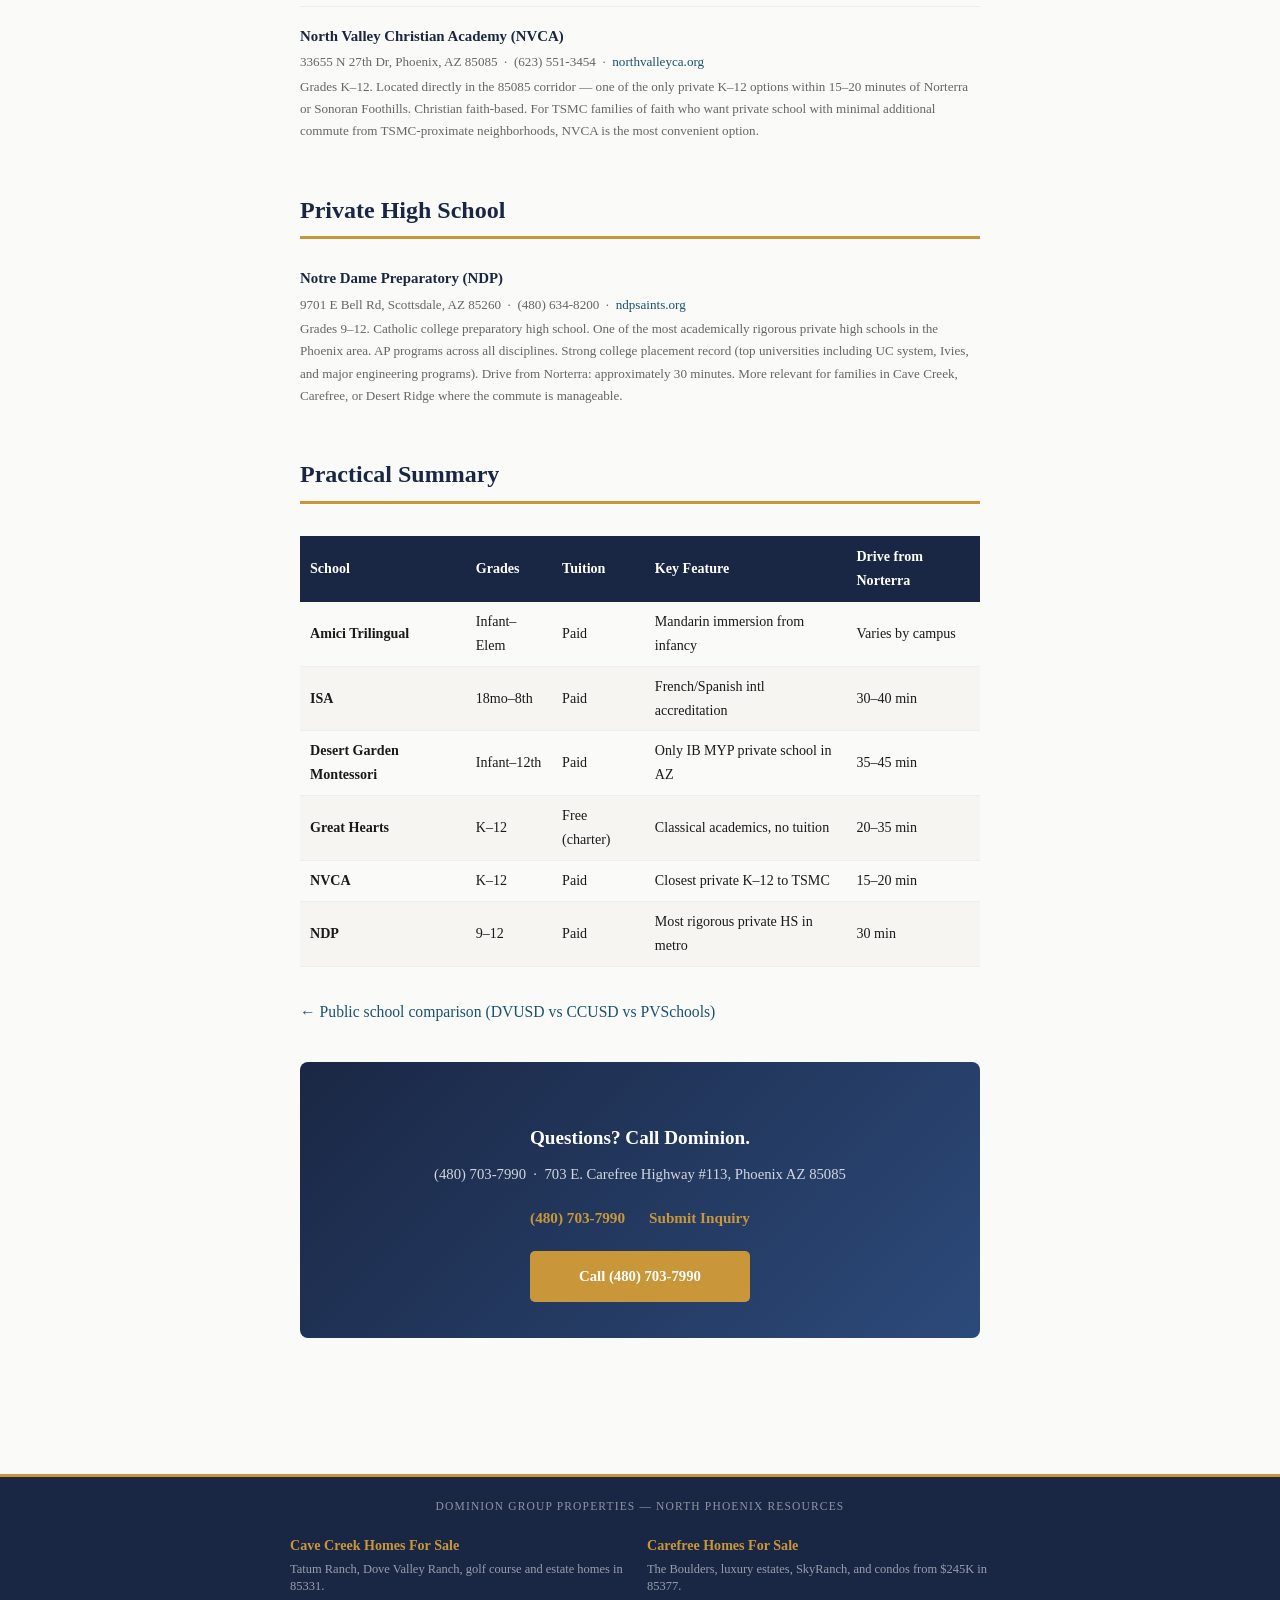
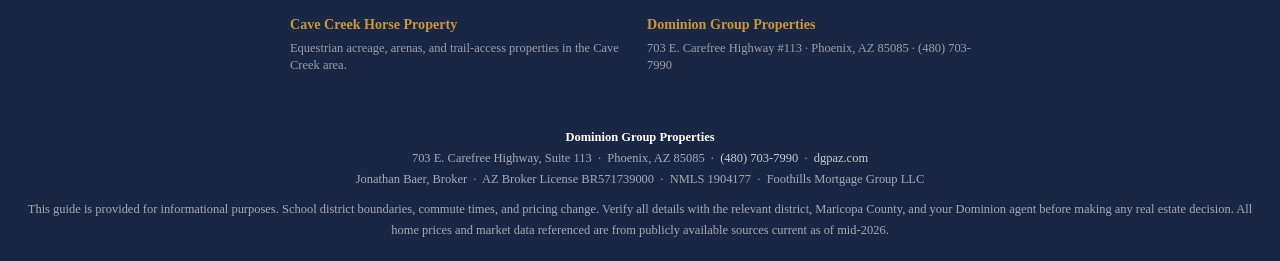
<file: schools/private-schools.html>
<!DOCTYPE html>
<html lang="en">
<head>
<meta charset="UTF-8"><meta name="viewport" content="width=device-width, initial-scale=1.0">
<title>Private Schools Near TSMC Phoenix | Mandarin Immersion | IB | STEM</title>
<meta name="description" content="Private schools for TSMC employee families near Phoenix — Amici Trilingual Mandarin immersion, Desert Garden Montessori IB, Great Hearts, ISA international, Notre Dame Prep, NVCA.">
<link rel="canonical" href="https://tsmcemployeehousingguide.com/schools/private-schools.html">
<meta property="og:title" content="Private Schools Near TSMC Phoenix | Mandarin Immersion | IB | STEM"><meta property="og:description" content="Private schools for TSMC employee families near Phoenix — Amici Trilingual Mandarin immersion, Desert Garden Montessori IB, Great Hearts, ISA international, Notre Dame Prep, NVCA.">
<meta property="og:image" content="https://tsmc-employee-housing-guide.pages.dev/og-image.png">
<meta property="og:image:width" content="1200"><meta property="og:image:height" content="630">
<meta name="twitter:card" content="summary_large_image">
<meta name="twitter:image" content="https://tsmc-employee-housing-guide.pages.dev/og-image.png">
<link rel="icon" type="image/x-icon" href="/favicon.ico">
<link rel="icon" type="image/svg+xml" href="/favicon.svg">
<link rel="apple-touch-icon" sizes="180x180" href="/apple-touch-icon.png">
<link rel="stylesheet" href="/styles.css">
<script async src="https://www.googletagmanager.com/gtag/js?id=G-TSMCGUIDEXX"></script>
<script>window.dataLayer=window.dataLayer||[];function gtag(){dataLayer.push(arguments);}gtag('js',new Date());gtag('config','G-TSMCGUIDEXX');</script>
<script type="application/ld+json">{"@context": "https://schema.org", "@type": "WebPage", "name": "Private Schools Near TSMC Phoenix | Mandarin Immersion | IB | STEM", "description": "Private schools for TSMC employee families near Phoenix \u2014 Amici Trilingual Mandarin immersion, Desert Garden Montessori IB, Great Hearts, ISA international, Notre Dame Prep, NVCA."}</script>
</head>
<body><nav class="site-nav" aria-label="Site navigation">
  <div class="nav-brand">
    TSMC Employee Housing Guide
    <span>Presented by Dominion Group Properties</span>
  </div>
  <a href="tel:4807037990" class="nav-cta">(480) 703-7990</a>
</nav><div class="site-hero" style="padding:32px 20px 28px">
  <p class="hero-kicker">For TSMC Families Considering Private Education</p>
  <h1 class="hero-title" style="font-size:1.9rem">Private Schools Near TSMC Phoenix</h1>
  <p class="hero-sub">Mandarin immersion from infancy, IB programs, STEM academics, and classical education — the six private school options most relevant to TSMC families, with addresses, tuition notes, and waitlist realities.</p>
</div>
<main class="page-main">
<nav aria-label="Breadcrumb" style="margin-bottom:20px;font-size:.83rem"><a href="/" style="color:#1a5276">Home</a> <span style="color:#999;margin:0 6px">›</span> <span>Private Schools</span></nav>

<div class="callout callout-gold"><strong>Waitlist reality:</strong> Phoenix's top private schools — Great Hearts, ISA, Desert Garden Montessori — maintain waitlists of 6–18 months for popular grade levels. Contact schools the day you accept your TSMC offer. Do not wait until relocation is complete. Proximity to the school should influence which neighborhood you choose.</div>

<h2 id="mandarin">Mandarin Immersion — Priority for Taiwanese Families</h2>
<ul class="pvt-school-list">
  <li>
    <span class="ps-name">Amici Trilingual Montessori</span>
    <span class="ps-detail">Phoenix metro area &nbsp;·&nbsp; English, Spanish, and Mandarin trilingual immersion</span>
    <span class="ps-detail">Grades: Infant through elementary. Every classroom has a trilingual teacher in English, Spanish, and Mandarin. One of the only programs in Phoenix offering Mandarin immersion from infancy — particularly relevant for Taiwanese families wanting to maintain Mandarin for children born in the U.S. or who arrive as young children. Contact for current campus locations and enrollment availability.</span>
  </li>
</ul>

<h2 id="international">International &amp; Multilingual Programs</h2>
<ul class="pvt-school-list">
  <li>
    <span class="ps-name">International School of Arizona (ISA)</span>
    <span class="ps-detail">9522 E San Salvador Dr, Scottsdale, AZ 85258 &nbsp;·&nbsp; (480) 874-2326 &nbsp;·&nbsp; <a href="https://isaz.net" target="_blank" rel="noopener noreferrer">isaz.net</a></span>
    <span class="ps-detail">Grades: 18 months through 8th grade. French and Spanish immersion programs accredited by France and Spain. Voted Best Private School in Phoenix 2023 and 2024. For families from Taiwan, the multilingual international curriculum and non-American academic framing has made ISA a consistent choice among TSMC expat families. Drive from Norterra: 30–40 minutes. Drive from Cave Creek/Carefree: 25–35 minutes.</span>
  </li>
</ul>

<h2 id="ib">International Baccalaureate (IB)</h2>
<ul class="pvt-school-list">
  <li>
    <span class="ps-name">Desert Garden Montessori</span>
    <span class="ps-detail">5130 E Warner Rd, Phoenix, AZ 85044 &nbsp;·&nbsp; (480) 496-9833 &nbsp;·&nbsp; <a href="https://www.desertgardenmontessori.org" target="_blank" rel="noopener noreferrer">desertgardenmontessori.org</a></span>
    <span class="ps-detail">Grades: Infant through 12th grade. The only private school in Arizona with an International Baccalaureate Middle Years Programme (IB MYP). Also Cognia certified. Full enrichment program: art, music, theater, service trips. IB credentials transfer globally — directly relevant for TSMC families who expect to relocate again internationally. Tuition varies by grade level; contact for current rates.</span>
  </li>
</ul>

<h2 id="classical-stem">Classical Academic &amp; STEM Options</h2>
<ul class="pvt-school-list">
  <li>
    <span class="ps-name">Great Hearts Academies (multiple campuses)</span>
    <span class="ps-detail">Multiple North Phoenix and Scottsdale campuses &nbsp;·&nbsp; <a href="https://www.greatheartsamerica.org" target="_blank" rel="noopener noreferrer">greatheartsamerica.org</a></span>
    <span class="ps-detail">Grades K–12. Classical liberal arts curriculum — literature, Latin, Socratic discussion, logic, philosophy, and mathematics. Open enrollment charter schools — free tuition. Consistently produces students with strong analytical foundations. For TSMC families who want rigorous academics and are comfortable with the classical (rather than STEM-specific) curriculum emphasis. Waitlists are common; apply immediately. The Veritas campus in Scottsdale and Anthem Preparatory in Anthem are the most relevant for TSMC employees.</span>
  </li>
  <li>
    <span class="ps-name">North Valley Christian Academy (NVCA)</span>
    <span class="ps-detail">33655 N 27th Dr, Phoenix, AZ 85085 &nbsp;·&nbsp; (623) 551-3454 &nbsp;·&nbsp; <a href="https://www.northvalleyca.org" target="_blank" rel="noopener noreferrer">northvalleyca.org</a></span>
    <span class="ps-detail">Grades K–12. Located directly in the 85085 corridor — one of the only private K–12 options within 15–20 minutes of Norterra or Sonoran Foothills. Christian faith-based. For TSMC families of faith who want private school with minimal additional commute from TSMC-proximate neighborhoods, NVCA is the most convenient option.</span>
  </li>
</ul>

<h2 id="high-school">Private High School</h2>
<ul class="pvt-school-list">
  <li>
    <span class="ps-name">Notre Dame Preparatory (NDP)</span>
    <span class="ps-detail">9701 E Bell Rd, Scottsdale, AZ 85260 &nbsp;·&nbsp; (480) 634-8200 &nbsp;·&nbsp; <a href="https://www.ndpsaints.org" target="_blank" rel="noopener noreferrer">ndpsaints.org</a></span>
    <span class="ps-detail">Grades 9–12. Catholic college preparatory high school. One of the most academically rigorous private high schools in the Phoenix area. AP programs across all disciplines. Strong college placement record (top universities including UC system, Ivies, and major engineering programs). Drive from Norterra: approximately 30 minutes. More relevant for families in Cave Creek, Carefree, or Desert Ridge where the commute is manageable.</span>
  </li>
</ul>

<h2>Practical Summary</h2>
<div class="table-scroll"><table>
<thead><tr><th>School</th><th>Grades</th><th>Tuition</th><th>Key Feature</th><th>Drive from Norterra</th></tr></thead>
<tbody>
<tr><td><strong>Amici Trilingual</strong></td><td>Infant–Elem</td><td>Paid</td><td>Mandarin immersion from infancy</td><td>Varies by campus</td></tr>
<tr><td><strong>ISA</strong></td><td>18mo–8th</td><td>Paid</td><td>French/Spanish intl accreditation</td><td>30–40 min</td></tr>
<tr><td><strong>Desert Garden Montessori</strong></td><td>Infant–12th</td><td>Paid</td><td>Only IB MYP private school in AZ</td><td>35–45 min</td></tr>
<tr><td><strong>Great Hearts</strong></td><td>K–12</td><td>Free (charter)</td><td>Classical academics, no tuition</td><td>20–35 min</td></tr>
<tr><td><strong>NVCA</strong></td><td>K–12</td><td>Paid</td><td>Closest private K–12 to TSMC</td><td>15–20 min</td></tr>
<tr><td><strong>NDP</strong></td><td>9–12</td><td>Paid</td><td>Most rigorous private HS in metro</td><td>30 min</td></tr>
</tbody>
</table></div>

<p><a href="/schools/public-schools.html">&larr; Public school comparison (DVUSD vs CCUSD vs PVSchools)</a></p>
<div class="dgp-cta"><h3>Questions? Call Dominion.</h3><p>(480) 703-7990 &nbsp;·&nbsp; 703 E. Carefree Highway #113, Phoenix AZ 85085</p><div class="cta-details"><a href="tel:4807037990">(480) 703-7990</a><a href="/contact.html" style="color:#c9973a;font-weight:700">Submit Inquiry</a></div><a href="tel:4807037990" class="btn-primary">Call (480) 703-7990</a></div></main><footer class="network-footer" style="background:#1a2744;padding:20px 16px 16px;border-top:3px solid #c9973a">
  <p style="text-align:center;color:rgba(255,255,255,.5);font-size:.72rem;text-transform:uppercase;letter-spacing:.1em;margin-bottom:14px">Dominion Group Properties — North Phoenix Resources</p>
  <div style="display:grid;grid-template-columns:1fr 1fr;gap:14px;max-width:700px;margin:0 auto 16px">
    <div>
      <a href="https://www.cavecreekhomesforsale.com" target="_blank" rel="noopener" style="color:#c9973a;font-size:.88rem;font-weight:700">Cave Creek Homes For Sale</a>
      <p style="color:rgba(255,255,255,.55);font-size:.78rem;margin:3px 0 0;line-height:1.4">Tatum Ranch, Dove Valley Ranch, golf course and estate homes in 85331.</p>
    </div>
    <div>
      <a href="https://www.carefreehomesforsale.com" target="_blank" rel="noopener" style="color:#c9973a;font-size:.88rem;font-weight:700">Carefree Homes For Sale</a>
      <p style="color:rgba(255,255,255,.55);font-size:.78rem;margin:3px 0 0;line-height:1.4">The Boulders, luxury estates, SkyRanch, and condos from $245K in 85377.</p>
    </div>
    <div>
      <a href="https://www.cavecreekhorseproperty.com" target="_blank" rel="noopener" style="color:#c9973a;font-size:.88rem;font-weight:700">Cave Creek Horse Property</a>
      <p style="color:rgba(255,255,255,.55);font-size:.78rem;margin:3px 0 0;line-height:1.4">Equestrian acreage, arenas, and trail-access properties in the Cave Creek area.</p>
    </div>
    <div>
      <a href="https://www.dgpaz.com" target="_blank" rel="noopener" style="color:#c9973a;font-size:.88rem;font-weight:700">Dominion Group Properties</a>
      <p style="color:rgba(255,255,255,.55);font-size:.78rem;margin:3px 0 0;line-height:1.4">703 E. Carefree Highway #113 · Phoenix, AZ 85085 · (480) 703-7990</p>
    </div>
  </div>
</footer><footer class="site-footer">
  <p><strong>Dominion Group Properties</strong></p>
  <p>703 E. Carefree Highway, Suite 113 &nbsp;·&nbsp; Phoenix, AZ 85085 &nbsp;·&nbsp; <a href="tel:4807037990">(480) 703-7990</a> &nbsp;·&nbsp; <a target="_blank" rel="noopener noreferrer" href="https://www.dgpaz.com">dgpaz.com</a></p>
  <p>Jonathan Baer, Broker &nbsp;·&nbsp; AZ Broker License BR571739000 &nbsp;·&nbsp; NMLS 1904177 &nbsp;·&nbsp; Foothills Mortgage Group LLC</p>
  <p style="margin-top:8px">This guide is provided for informational purposes. School district boundaries, commute times, and pricing change. Verify all details with the relevant district, Maricopa County, and your Dominion agent before making any real estate decision. All home prices and market data referenced are from publicly available sources current as of mid-2026.</p>
</footer><div class="sticky-bottom" role="complementary" aria-label="Contact Dominion">
  <div class="sticky-bottom-text">
    <strong>Dominion Group Properties</strong>
    Carefree Hwy &nbsp;·&nbsp; TSMC Relocation Specialists
  </div>
  <a href="tel:4807037990">(480) 703-7990</a>
</div>

</body></body>
</html>
</file>
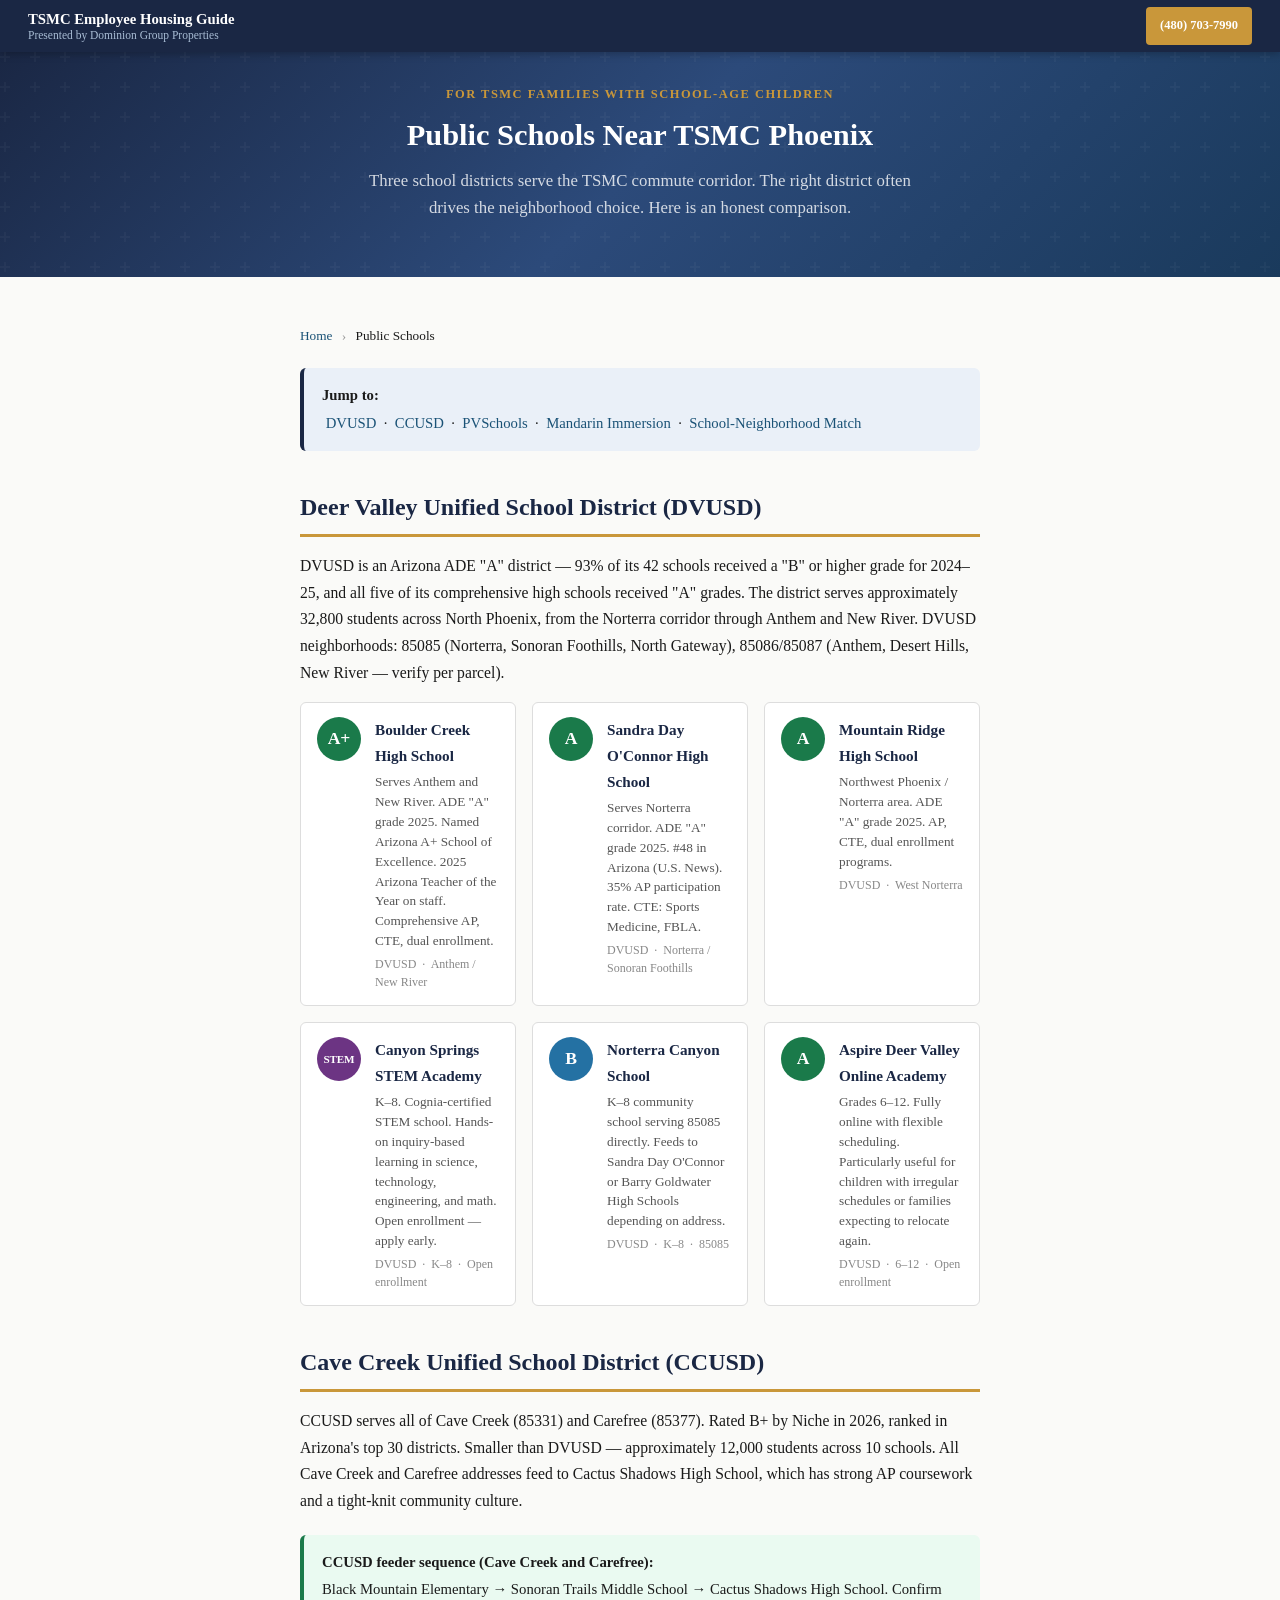
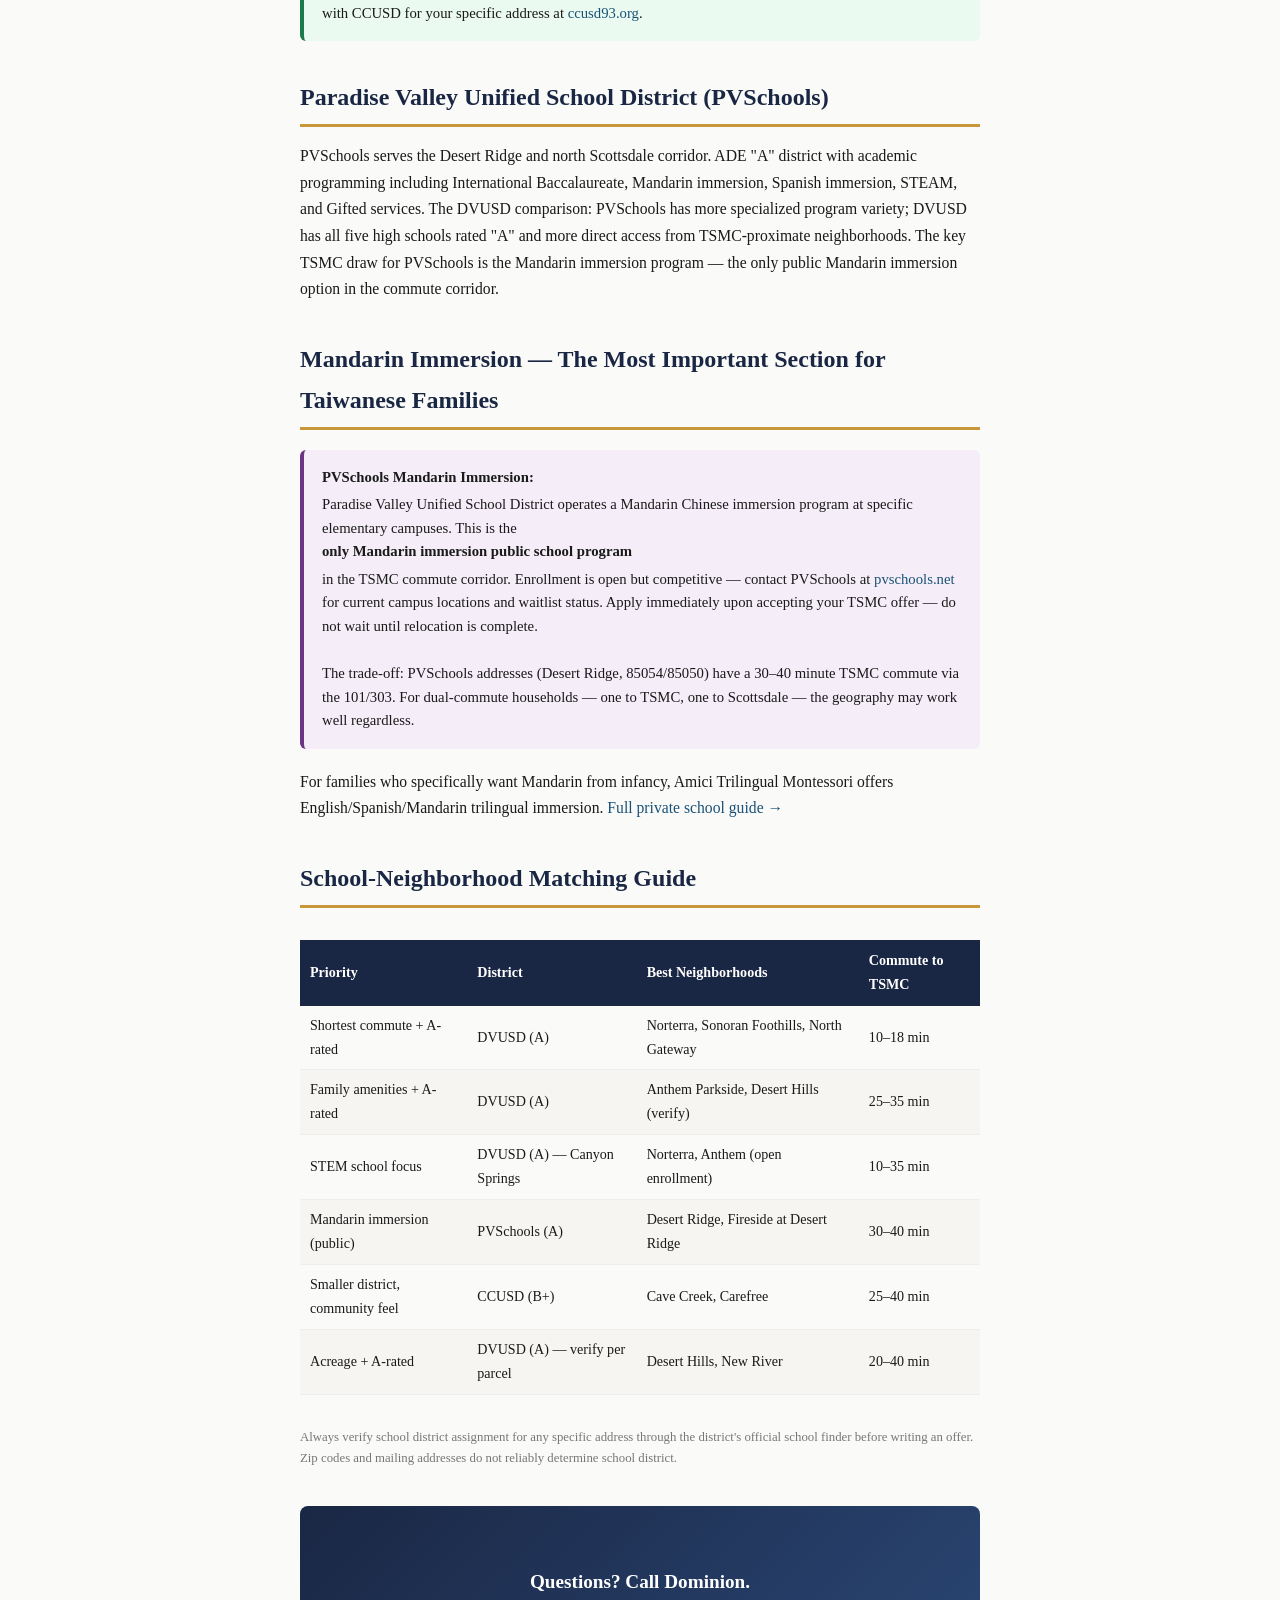
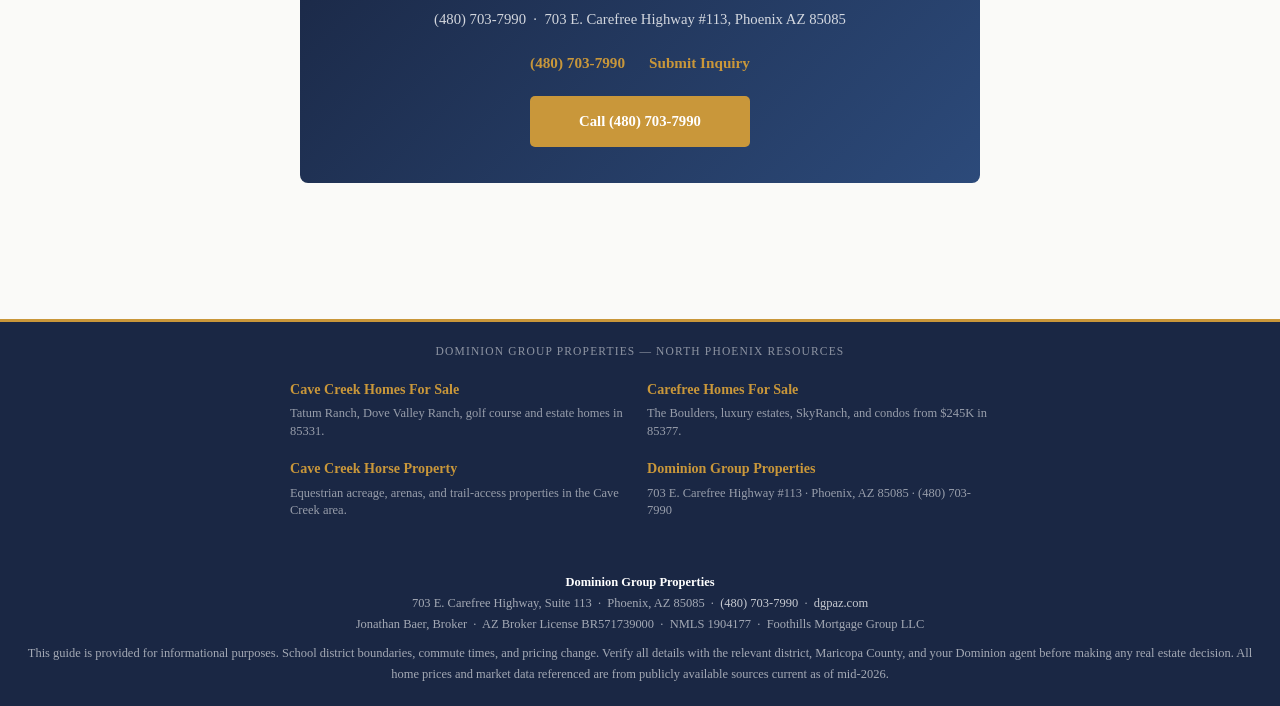
<file: schools/public-schools.html>
<!DOCTYPE html>
<html lang="en">
<head>
<meta charset="UTF-8"><meta name="viewport" content="width=device-width, initial-scale=1.0">
<title>Public Schools Near TSMC Phoenix | DVUSD vs CCUSD vs PVSchools Comparison</title>
<meta name="description" content="Complete public school comparison for TSMC employees — DVUSD (ADE A-rated, all 5 high schools A), CCUSD (B+), and PVSchools (Mandarin immersion). School-to-neighborhood matching guide.">
<link rel="canonical" href="https://tsmcemployeehousingguide.com/schools/public-schools.html">
<meta property="og:title" content="Public Schools Near TSMC Phoenix | DVUSD vs CCUSD vs PVSchools Comparison"><meta property="og:description" content="Complete public school comparison for TSMC employees — DVUSD (ADE A-rated, all 5 high schools A), CCUSD (B+), and PVSchools (Mandarin immersion). School-to-neighborhood matching guide.">
<meta property="og:image" content="https://tsmc-employee-housing-guide.pages.dev/og-image.png">
<meta property="og:image:width" content="1200"><meta property="og:image:height" content="630">
<meta name="twitter:card" content="summary_large_image">
<meta name="twitter:image" content="https://tsmc-employee-housing-guide.pages.dev/og-image.png">
<link rel="icon" type="image/x-icon" href="/favicon.ico">
<link rel="icon" type="image/svg+xml" href="/favicon.svg">
<link rel="apple-touch-icon" sizes="180x180" href="/apple-touch-icon.png">
<link rel="stylesheet" href="/styles.css">
<script async src="https://www.googletagmanager.com/gtag/js?id=G-TSMCGUIDEXX"></script>
<script>window.dataLayer=window.dataLayer||[];function gtag(){dataLayer.push(arguments);}gtag('js',new Date());gtag('config','G-TSMCGUIDEXX');</script>
<script type="application/ld+json">{"@context": "https://schema.org", "@type": "WebPage", "name": "Public Schools Near TSMC Phoenix | DVUSD vs CCUSD vs PVSchools Comparison", "description": "Complete public school comparison for TSMC employees \u2014 DVUSD (ADE A-rated, all 5 high schools A), CCUSD (B+), and PVSchools (Mandarin immersion). School-to-neighborhood matching guide."}</script>
</head>
<body><nav class="site-nav" aria-label="Site navigation">
  <div class="nav-brand">
    TSMC Employee Housing Guide
    <span>Presented by Dominion Group Properties</span>
  </div>
  <a href="tel:4807037990" class="nav-cta">(480) 703-7990</a>
</nav><div class="site-hero" style="padding:32px 20px 28px">
  <p class="hero-kicker">For TSMC Families with School-Age Children</p>
  <h1 class="hero-title" style="font-size:1.9rem">Public Schools Near TSMC Phoenix</h1>
  <p class="hero-sub">Three school districts serve the TSMC commute corridor. The right district often drives the neighborhood choice. Here is an honest comparison.</p>
</div>
<main class="page-main">
<nav aria-label="Breadcrumb" style="margin-bottom:20px;font-size:.83rem"><a href="/" style="color:#1a5276">Home</a> <span style="color:#999;margin:0 6px">›</span> <span>Public Schools</span></nav>

<div class="callout callout-blue"><strong>Jump to:</strong> &nbsp;<a href="#dvusd">DVUSD</a> &nbsp;·&nbsp; <a href="#ccusd">CCUSD</a> &nbsp;·&nbsp; <a href="#pvschools">PVSchools</a> &nbsp;·&nbsp; <a href="#mandarin">Mandarin Immersion</a> &nbsp;·&nbsp; <a href="#matching">School-Neighborhood Match</a></div>

<h2 id="dvusd">Deer Valley Unified School District (DVUSD)</h2>
<p>DVUSD is an Arizona ADE "A" district — 93% of its 42 schools received a "B" or higher grade for 2024–25, and all five of its comprehensive high schools received "A" grades. The district serves approximately 32,800 students across North Phoenix, from the Norterra corridor through Anthem and New River. DVUSD neighborhoods: 85085 (Norterra, Sonoran Foothills, North Gateway), 85086/85087 (Anthem, Desert Hills, New River — verify per parcel).</p>
<div class="school-grid">
  <div class="school-card"><div class="school-grade">A+</div><div class="school-info"><h4>Boulder Creek High School</h4><p>Serves Anthem and New River. ADE "A" grade 2025. Named Arizona A+ School of Excellence. 2025 Arizona Teacher of the Year on staff. Comprehensive AP, CTE, dual enrollment.</p><p class="school-dist">DVUSD &nbsp;·&nbsp; Anthem / New River</p></div></div>
  <div class="school-card"><div class="school-grade">A</div><div class="school-info"><h4>Sandra Day O'Connor High School</h4><p>Serves Norterra corridor. ADE "A" grade 2025. #48 in Arizona (U.S. News). 35% AP participation rate. CTE: Sports Medicine, FBLA.</p><p class="school-dist">DVUSD &nbsp;·&nbsp; Norterra / Sonoran Foothills</p></div></div>
  <div class="school-card"><div class="school-grade">A</div><div class="school-info"><h4>Mountain Ridge High School</h4><p>Northwest Phoenix / Norterra area. ADE "A" grade 2025. AP, CTE, dual enrollment programs.</p><p class="school-dist">DVUSD &nbsp;·&nbsp; West Norterra</p></div></div>
  <div class="school-card"><div class="school-grade stem">STEM</div><div class="school-info"><h4>Canyon Springs STEM Academy</h4><p>K–8. Cognia-certified STEM school. Hands-on inquiry-based learning in science, technology, engineering, and math. Open enrollment — apply early.</p><p class="school-dist">DVUSD &nbsp;·&nbsp; K–8 &nbsp;·&nbsp; Open enrollment</p></div></div>
  <div class="school-card"><div class="school-grade b">B</div><div class="school-info"><h4>Norterra Canyon School</h4><p>K–8 community school serving 85085 directly. Feeds to Sandra Day O'Connor or Barry Goldwater High Schools depending on address.</p><p class="school-dist">DVUSD &nbsp;·&nbsp; K–8 &nbsp;·&nbsp; 85085</p></div></div>
  <div class="school-card"><div class="school-grade">A</div><div class="school-info"><h4>Aspire Deer Valley Online Academy</h4><p>Grades 6–12. Fully online with flexible scheduling. Particularly useful for children with irregular schedules or families expecting to relocate again.</p><p class="school-dist">DVUSD &nbsp;·&nbsp; 6–12 &nbsp;·&nbsp; Open enrollment</p></div></div>
</div>

<h2 id="ccusd">Cave Creek Unified School District (CCUSD)</h2>
<p>CCUSD serves all of Cave Creek (85331) and Carefree (85377). Rated B+ by Niche in 2026, ranked in Arizona's top 30 districts. Smaller than DVUSD — approximately 12,000 students across 10 schools. All Cave Creek and Carefree addresses feed to Cactus Shadows High School, which has strong AP coursework and a tight-knit community culture.</p>
<div class="callout callout-green"><strong>CCUSD feeder sequence (Cave Creek and Carefree):</strong> Black Mountain Elementary → Sonoran Trails Middle School → Cactus Shadows High School. Confirm with CCUSD for your specific address at <a href="https://www.ccusd93.org" target="_blank" rel="noopener noreferrer">ccusd93.org</a>.</div>

<h2 id="pvschools">Paradise Valley Unified School District (PVSchools)</h2>
<p>PVSchools serves the Desert Ridge and north Scottsdale corridor. ADE "A" district with academic programming including International Baccalaureate, Mandarin immersion, Spanish immersion, STEAM, and Gifted services. The DVUSD comparison: PVSchools has more specialized program variety; DVUSD has all five high schools rated "A" and more direct access from TSMC-proximate neighborhoods. The key TSMC draw for PVSchools is the Mandarin immersion program — the only public Mandarin immersion option in the commute corridor.</p>

<h2 id="mandarin">Mandarin Immersion — The Most Important Section for Taiwanese Families</h2>
<div class="callout callout-purple"><strong>PVSchools Mandarin Immersion:</strong> Paradise Valley Unified School District operates a Mandarin Chinese immersion program at specific elementary campuses. This is the <strong>only Mandarin immersion public school program</strong> in the TSMC commute corridor. Enrollment is open but competitive — contact PVSchools at <a href="https://www.pvschools.net" target="_blank" rel="noopener noreferrer">pvschools.net</a> for current campus locations and waitlist status. Apply immediately upon accepting your TSMC offer — do not wait until relocation is complete.<br><br>The trade-off: PVSchools addresses (Desert Ridge, 85054/85050) have a 30–40 minute TSMC commute via the 101/303. For dual-commute households — one to TSMC, one to Scottsdale — the geography may work well regardless.</div>
<p>For families who specifically want Mandarin from infancy, Amici Trilingual Montessori offers English/Spanish/Mandarin trilingual immersion. <a href="/schools/private-schools.html">Full private school guide &rarr;</a></p>

<h2 id="matching">School-Neighborhood Matching Guide</h2>
<div class="table-scroll"><table>
<thead><tr><th>Priority</th><th>District</th><th>Best Neighborhoods</th><th>Commute to TSMC</th></tr></thead>
<tbody>
<tr><td>Shortest commute + A-rated</td><td>DVUSD (A)</td><td>Norterra, Sonoran Foothills, North Gateway</td><td>10–18 min</td></tr>
<tr><td>Family amenities + A-rated</td><td>DVUSD (A)</td><td>Anthem Parkside, Desert Hills (verify)</td><td>25–35 min</td></tr>
<tr><td>STEM school focus</td><td>DVUSD (A) — Canyon Springs</td><td>Norterra, Anthem (open enrollment)</td><td>10–35 min</td></tr>
<tr><td>Mandarin immersion (public)</td><td>PVSchools (A)</td><td>Desert Ridge, Fireside at Desert Ridge</td><td>30–40 min</td></tr>
<tr><td>Smaller district, community feel</td><td>CCUSD (B+)</td><td>Cave Creek, Carefree</td><td>25–40 min</td></tr>
<tr><td>Acreage + A-rated</td><td>DVUSD (A) — verify per parcel</td><td>Desert Hills, New River</td><td>20–40 min</td></tr>
</tbody>
</table></div>

<p style="font-size:.8rem;color:#777">Always verify school district assignment for any specific address through the district's official school finder before writing an offer. Zip codes and mailing addresses do not reliably determine school district.</p>
<div class="dgp-cta"><h3>Questions? Call Dominion.</h3><p>(480) 703-7990 &nbsp;·&nbsp; 703 E. Carefree Highway #113, Phoenix AZ 85085</p><div class="cta-details"><a href="tel:4807037990">(480) 703-7990</a><a href="/contact.html" style="color:#c9973a;font-weight:700">Submit Inquiry</a></div><a href="tel:4807037990" class="btn-primary">Call (480) 703-7990</a></div></main><footer class="network-footer" style="background:#1a2744;padding:20px 16px 16px;border-top:3px solid #c9973a">
  <p style="text-align:center;color:rgba(255,255,255,.5);font-size:.72rem;text-transform:uppercase;letter-spacing:.1em;margin-bottom:14px">Dominion Group Properties — North Phoenix Resources</p>
  <div style="display:grid;grid-template-columns:1fr 1fr;gap:14px;max-width:700px;margin:0 auto 16px">
    <div>
      <a href="https://www.cavecreekhomesforsale.com" target="_blank" rel="noopener" style="color:#c9973a;font-size:.88rem;font-weight:700">Cave Creek Homes For Sale</a>
      <p style="color:rgba(255,255,255,.55);font-size:.78rem;margin:3px 0 0;line-height:1.4">Tatum Ranch, Dove Valley Ranch, golf course and estate homes in 85331.</p>
    </div>
    <div>
      <a href="https://www.carefreehomesforsale.com" target="_blank" rel="noopener" style="color:#c9973a;font-size:.88rem;font-weight:700">Carefree Homes For Sale</a>
      <p style="color:rgba(255,255,255,.55);font-size:.78rem;margin:3px 0 0;line-height:1.4">The Boulders, luxury estates, SkyRanch, and condos from $245K in 85377.</p>
    </div>
    <div>
      <a href="https://www.cavecreekhorseproperty.com" target="_blank" rel="noopener" style="color:#c9973a;font-size:.88rem;font-weight:700">Cave Creek Horse Property</a>
      <p style="color:rgba(255,255,255,.55);font-size:.78rem;margin:3px 0 0;line-height:1.4">Equestrian acreage, arenas, and trail-access properties in the Cave Creek area.</p>
    </div>
    <div>
      <a href="https://www.dgpaz.com" target="_blank" rel="noopener" style="color:#c9973a;font-size:.88rem;font-weight:700">Dominion Group Properties</a>
      <p style="color:rgba(255,255,255,.55);font-size:.78rem;margin:3px 0 0;line-height:1.4">703 E. Carefree Highway #113 · Phoenix, AZ 85085 · (480) 703-7990</p>
    </div>
  </div>
</footer><footer class="site-footer">
  <p><strong>Dominion Group Properties</strong></p>
  <p>703 E. Carefree Highway, Suite 113 &nbsp;·&nbsp; Phoenix, AZ 85085 &nbsp;·&nbsp; <a href="tel:4807037990">(480) 703-7990</a> &nbsp;·&nbsp; <a target="_blank" rel="noopener noreferrer" href="https://www.dgpaz.com">dgpaz.com</a></p>
  <p>Jonathan Baer, Broker &nbsp;·&nbsp; AZ Broker License BR571739000 &nbsp;·&nbsp; NMLS 1904177 &nbsp;·&nbsp; Foothills Mortgage Group LLC</p>
  <p style="margin-top:8px">This guide is provided for informational purposes. School district boundaries, commute times, and pricing change. Verify all details with the relevant district, Maricopa County, and your Dominion agent before making any real estate decision. All home prices and market data referenced are from publicly available sources current as of mid-2026.</p>
</footer><div class="sticky-bottom" role="complementary" aria-label="Contact Dominion">
  <div class="sticky-bottom-text">
    <strong>Dominion Group Properties</strong>
    Carefree Hwy &nbsp;·&nbsp; TSMC Relocation Specialists
  </div>
  <a href="tel:4807037990">(480) 703-7990</a>
</div>

</body></body>
</html>
</file>
<file: styles.css>
/*
   TSMCEmployeeHousingGuide.com — Styles
   Presented by Dominion Group Properties | dgpaz.com | (480) 703-7990
   Mobile-first, 320px minimum
   ─────────────────────────────────────────────────────────
*/

/* ═══════════ RESET & BASE ═══════════ */
*, *::before, *::after { box-sizing: border-box; margin: 0; padding: 0; }
html { font-size: 16px; scroll-behavior: smooth; -webkit-text-size-adjust: 100%; }
body {
  font-family: Georgia, 'Times New Roman', serif;
  background: #fafaf8;
  color: #1a1a1a;
  line-height: 1.7;
  min-width: 320px;
}
a { color: #1a5276; text-decoration: none; }
a:hover { text-decoration: underline; }
img { max-width: 100%; height: auto; display: block; }
ul, ol { padding-left: 1.4em; }
a, button { touch-action: manipulation; }

/* ═══════════ STICKY NAV ═══════════ */
.site-nav {
  position: sticky; top: 0; z-index: 100;
  background: #1a2744;
  display: flex; align-items: center; justify-content: space-between;
  padding: 0 16px; height: 52px;
  box-shadow: 0 2px 8px rgba(0,0,0,.25);
}
.nav-brand {
  font-family: Georgia, serif; font-size: .82rem; font-weight: 700;
  color: #fff; white-space: nowrap; flex-shrink: 0;
  line-height: 1.25; max-width: 220px;
}
.nav-brand span { display: block; font-size: .65rem; font-weight: 400; color: #a8bcd4; }
.nav-cta {
  background: #c9973a; color: #fff; border: none; border-radius: 4px;
  font-family: Georgia, serif; font-size: .78rem; font-weight: 700;
  padding: 8px 14px; white-space: nowrap; cursor: pointer; flex-shrink: 0;
  text-decoration: none; display: inline-block; min-height: 36px;
}
.nav-cta:hover { background: #b5872f; text-decoration: none; }

/* ═══════════ HERO ═══════════ */
.site-hero {
  background: linear-gradient(135deg, #1a2744 0%, #2c4a7a 50%, #1a3a5c 100%);
  padding: 48px 20px 40px;
  text-align: center; position: relative; overflow: hidden;
}
.site-hero::before {
  content: ''; position: absolute; inset: 0;
  background: url("data:image/svg+xml,%3Csvg width='60' height='60' viewBox='0 0 60 60' xmlns='http://www.w3.org/2000/svg'%3E%3Cg fill='none' fill-rule='evenodd'%3E%3Cg fill='%23ffffff' fill-opacity='0.03'%3E%3Cpath d='M36 34v-4h-2v4h-4v2h4v4h2v-4h4v-2h-4zm0-30V0h-2v4h-4v2h4v4h2V6h4V4h-4zM6 34v-4H4v4H0v2h4v4h2v-4h4v-2H6zM6 4V0H4v4H0v2h4v4h2V6h4V4H6z'/%3E%3C/g%3E%3C/g%3E%3C/svg%3E");
}
.hero-kicker {
  font-size: .78rem; letter-spacing: .12em; text-transform: uppercase;
  color: #c9973a; font-weight: 700; margin-bottom: 12px; position: relative;
}
.hero-title {
  font-size: 1.7rem; font-weight: 700; color: #fff; line-height: 1.2;
  margin-bottom: 14px; position: relative;
}
.hero-sub {
  font-size: .95rem; color: rgba(255,255,255,.80); max-width: 580px;
  margin: 0 auto 28px; line-height: 1.6; position: relative;
}
.hero-badges {
  display: flex; flex-wrap: wrap; gap: 8px;
  justify-content: center; position: relative; margin-bottom: 28px;
}
.hero-badge {
  background: rgba(255,255,255,.12); border: 1px solid rgba(255,255,255,.25);
  border-radius: 20px; padding: 5px 14px;
  font-size: .75rem; color: rgba(255,255,255,.9); white-space: nowrap;
}
.hero-cta-row {
  display: flex; flex-direction: column; gap: 10px;
  align-items: center; position: relative;
}
.btn-primary {
  background: #c9973a; color: #fff; border-radius: 5px; font-family: Georgia,serif;
  font-size: .92rem; font-weight: 700; padding: 13px 28px;
  display: inline-block; min-width: 220px; text-align: center;
  border: none; cursor: pointer;
}
.btn-primary:hover { background: #b5872f; text-decoration: none; }
.btn-secondary {
  background: transparent; color: #fff;
  border: 2px solid rgba(255,255,255,.5); border-radius: 5px;
  font-family: Georgia,serif; font-size: .88rem; font-weight: 700;
  padding: 11px 24px; display: inline-block; min-width: 220px; text-align: center;
}
.btn-secondary:hover { border-color: #fff; text-decoration: none; }

/* ═══════════ STATS BAR ═══════════ */
.stats-bar {
  background: #1a2744; padding: 0;
}
.stats-bar-inner {
  display: flex; flex-wrap: wrap; justify-content: center;
  border-top: 1px solid rgba(255,255,255,.1);
}
.stat-item {
  text-align: center; padding: 14px 10px;
  flex: 0 0 50%; min-width: 0;
  border-bottom: 1px solid rgba(255,255,255,.08);
}
.stat-item:nth-child(odd) { border-right: 1px solid rgba(255,255,255,.08); }
.stat-num { font-size: 1.3rem; font-weight: 700; color: #c9973a; font-family: Georgia,serif; }
.stat-lbl { font-size: .62rem; color: rgba(255,255,255,.6); text-transform: uppercase; letter-spacing: .08em; margin-top: 2px; }

/* ═══════════ TOC / JUMP NAV ═══════════ */
.toc-bar {
  background: #f0ede8; border-bottom: 1px solid #ddd;
  padding: 12px 16px; font-size: .8rem;
  overflow-x: auto; white-space: nowrap; -webkit-overflow-scrolling: touch;
}
.toc-bar a {
  color: #1a2744; font-weight: 700; margin-right: 18px;
  display: inline-block;
}
.toc-bar a:hover { color: #c9973a; text-decoration: none; }

/* ═══════════ PAGE MAIN ═══════════ */
.page-main {
  max-width: 760px; margin: 0 auto;
  padding: 28px 20px 60px;
}
.page-main h2 {
  font-size: 1.3rem; color: #1a2744; border-bottom: 3px solid #c9973a;
  padding-bottom: 6px; margin: 36px 0 16px;
  scroll-margin-top: 58px;
}
.page-main h3 {
  font-size: 1.05rem; color: #1a3a5c; margin: 24px 0 10px;
  scroll-margin-top: 58px;
}
.page-main p { margin-bottom: 14px; font-size: .98rem; }
.page-main ul, .page-main ol { margin-bottom: 14px; }
.page-main li { margin-bottom: 6px; font-size: .97rem; }
.page-main table { width: 100%; border-collapse: collapse; margin: 16px 0; font-size: .88rem; }
.page-main th { background: #1a2744; color: #fff; padding: 9px 10px; text-align: left; }
.page-main td { padding: 8px 10px; border-bottom: 1px solid #eee; }
.page-main tr:nth-child(even) td { background: #f7f5f2; }
.table-scroll { overflow-x: auto; -webkit-overflow-scrolling: touch; margin: 16px 0; }
.table-scroll table { min-width: 480px; }

/* ═══════════ NEIGHBORHOOD CARDS ═══════════ */
.nbhd-grid {
  display: flex; flex-direction: column; gap: 20px; margin: 20px 0;
}
.nbhd-card {
  border: 1px solid #ddd; border-radius: 7px;
  border-left: 5px solid #1a2744; background: #fff;
  padding: 18px 18px 14px; box-shadow: 0 2px 6px rgba(0,0,0,.06);
}
.nbhd-card.closest { border-left-color: #c9973a; }
.nbhd-card.luxury  { border-left-color: #6c3483; }
.nbhd-card.family  { border-left-color: #1a7a4a; }
.nbhd-card.acreage { border-left-color: #8b5e3c; }
.nbhd-tag {
  display: inline-block; font-size: .68rem; font-weight: 700;
  letter-spacing: .08em; text-transform: uppercase;
  padding: 3px 9px; border-radius: 3px; margin-bottom: 8px;
  background: #eaf0f8; color: #1a2744;
}
.nbhd-card.closest .nbhd-tag { background: #fdf3e3; color: #8b5e3c; }
.nbhd-card.luxury  .nbhd-tag { background: #f5eef8; color: #6c3483; }
.nbhd-card.family  .nbhd-tag { background: #eafaf1; color: #1a7a4a; }
.nbhd-card.acreage .nbhd-tag { background: #faf0e6; color: #8b5e3c; }
.nbhd-name { font-size: 1.08rem; font-weight: 700; color: #1a2744; margin-bottom: 4px; }
.nbhd-meta { font-size: .8rem; color: #666; margin-bottom: 10px; }
.nbhd-meta strong { color: #333; }
.nbhd-desc { font-size: .93rem; line-height: 1.6; color: #333; margin-bottom: 10px; }
.nbhd-pills { display: flex; flex-wrap: wrap; gap: 6px; margin-top: 8px; }
.pill {
  font-size: .72rem; border-radius: 12px; padding: 3px 10px;
  background: #f0ede8; color: #555; border: 1px solid #ddd;
}

/* ═══════════ SCHOOL CARDS ═══════════ */
.school-grid { display: flex; flex-direction: column; gap: 16px; margin: 16px 0; }
.school-card {
  border: 1px solid #ddd; border-radius: 6px; background: #fff;
  padding: 14px 16px; display: flex; gap: 14px; align-items: flex-start;
}
.school-grade {
  flex-shrink: 0; width: 44px; height: 44px; border-radius: 50%;
  display: flex; align-items: center; justify-content: center;
  font-size: 1.1rem; font-weight: 700; background: #1a7a4a; color: #fff;
}
.school-grade.b { background: #2471a3; }
.school-grade.stem { background: #6c3483; font-size: .7rem; letter-spacing: -.02em; }
.school-info h4 { font-size: .95rem; color: #1a2744; margin-bottom: 3px; }
.school-info p { font-size: .83rem; color: #555; margin: 0; line-height: 1.5; }
.school-info .school-dist { font-size: .75rem; color: #888; margin-top: 4px; }

/* ═══════════ COMMUTE TABLE ═══════════ */
.commute-note {
  background: #eaf0f8; border-left: 4px solid #1a2744;
  padding: 12px 16px; border-radius: 4px; font-size: .87rem;
  margin: 16px 0; line-height: 1.5;
}

/* ═══════════ CALLOUT BOXES ═══════════ */
.callout {
  border-radius: 6px; padding: 16px 18px; margin: 20px 0; font-size: .92rem; line-height: 1.6;
}
.callout-blue  { background: #eaf0f8; border-left: 4px solid #1a2744; }
.callout-gold  { background: #fdf3e3; border-left: 4px solid #c9973a; }
.callout-green { background: #eafaf1; border-left: 4px solid #1a7a4a; }
.callout-purple{ background: #f5eef8; border-left: 4px solid #6c3483; }
.callout strong { display: block; margin-bottom: 4px; }

/* ═══════════ PRIVATE SCHOOL LIST ═══════════ */
.pvt-school-list { list-style: none; padding: 0; margin: 12px 0; }
.pvt-school-list li {
  padding: 11px 0; border-bottom: 1px solid #f0ede8;
  font-size: .93rem; display: flex; flex-direction: column; gap: 2px;
}
.pvt-school-list li:last-child { border-bottom: none; }
.pvt-school-list .ps-name { font-weight: 700; color: #1a2744; }
.pvt-school-list .ps-detail { font-size: .82rem; color: #666; }

/* ═══════════ DOMINION CTA BLOCK ═══════════ */
.dgp-cta {
  background: linear-gradient(135deg, #1a2744 0%, #2c4a7a 100%);
  border-radius: 8px; padding: 28px 20px; text-align: center;
  margin: 36px 0;
}
.dgp-cta h3 { color: #fff; font-size: 1.2rem; margin-bottom: 8px; }
.dgp-cta p  { color: rgba(255,255,255,.8); font-size: .92rem; margin-bottom: 18px; }
.dgp-cta .cta-details {
  display: flex; flex-direction: column; gap: 6px;
  align-items: center; margin-bottom: 20px;
}
.dgp-cta .cta-details a { color: #c9973a; font-weight: 700; font-size: .95rem; }
.dgp-logo-line { font-size: .78rem; color: rgba(255,255,255,.5); margin-top: 12px; }

/* ═══════════ FOOTER ═══════════ */
.site-footer {
  background: #1a2744; color: rgba(255,255,255,.6);
  font-size: .78rem; text-align: center; padding: 20px 16px;
  line-height: 1.7;
}
.site-footer a { color: rgba(255,255,255,.75); }
.site-footer strong { color: #fff; }

/* ═══════════ STICKY BOTTOM CTA (mobile) ═══════════ */
.sticky-bottom {
  display: flex; position: fixed; bottom: 0; left: 0; right: 0; z-index: 99;
  background: #1a2744; border-top: 2px solid #c9973a;
  padding: 10px 14px; padding-bottom: calc(10px + env(safe-area-inset-bottom));
  gap: 10px; align-items: center;
}
.sticky-bottom-text { color: #fff; font-size: .78rem; flex: 1; line-height: 1.3; }
.sticky-bottom-text strong { display: block; color: #c9973a; font-size: .85rem; }
.sticky-bottom a {
  background: #c9973a; color: #fff; border-radius: 4px;
  padding: 10px 16px; font-size: .82rem; font-weight: 700;
  white-space: nowrap; flex-shrink: 0;
}
.sticky-bottom a:hover { text-decoration: none; }
/* Push footer above sticky CTA */
body { padding-bottom: 72px; }

/* ═══════════ BREAKPOINTS ═══════════ */

/* 390px — wider phones */
@media (min-width: 390px) {
  .hero-title { font-size: 2rem; }
  .stat-item { padding: 16px 10px; }
  .stat-num { font-size: 1.45rem; }
  .stat-lbl { font-size: .65rem; }
}

/* 480px — phablets */
@media (min-width: 480px) {
  .hero-cta-row { flex-direction: row; justify-content: center; }
  .stat-item { flex: 0 0 25%; border-bottom: none; }
  .stat-item:nth-child(odd) { border-right: 1px solid rgba(255,255,255,.08); }
  .stats-bar-inner { flex-wrap: nowrap; }
}

/* 641px — tablet */
@media (min-width: 641px) {
  .site-nav { padding: 0 28px; }
  .nav-brand { font-size: .92rem; max-width: none; }
  .nav-brand span { font-size: .72rem; }
  .hero-title { font-size: 2.4rem; }
  .hero-sub { font-size: 1.05rem; }
  .nbhd-grid { display: grid; grid-template-columns: 1fr 1fr; }
  .school-grid { display: grid; grid-template-columns: 1fr 1fr; }
  .sticky-bottom { display: none; }
  body { padding-bottom: 0; }
  .page-main { padding: 36px 32px 80px; }
  .dgp-cta { padding: 36px 40px; }
  .dgp-cta .cta-details { flex-direction: row; justify-content: center; gap: 24px; }
}

/* 961px — desktop */
@media (min-width: 961px) {
  .page-main { padding: 48px 40px 100px; }
  .page-main h2 { font-size: 1.5rem; }
  .hero-title { font-size: 2.8rem; }
  .nbhd-grid { grid-template-columns: 1fr 1fr 1fr; }
  .school-grid { grid-template-columns: 1fr 1fr 1fr; }
  .stat-num { font-size: 1.6rem; }
  .stat-lbl { font-size: .68rem; }
  .stat-item { padding: 20px 16px; }
}

@media (max-width: 360px) {
  .hero-title { font-size: 1.5rem; }
  .hero-sub { font-size: .85rem; }
  .nav-brand { font-size: .75rem; }
  .nav-cta { font-size: .72rem; padding: 7px 10px; }
}

/* ═══════════ PRINT ═══════════ */
@media print {
  .site-nav, .sticky-bottom, .toc-bar { display: none; }
  body { padding-bottom: 0; color: #000; background: #fff; }
  .site-hero { background: #1a2744 !important; -webkit-print-color-adjust: exact; }
  a { color: #000; }
  .page-main::before {
    content: "TSMCEmployeeHousingGuide.com — Presented by Dominion Group Properties | dgpaz.com | (480) 703-7990";
    display: block; font-size: .75rem; text-align: center;
    border-bottom: 1px solid #ddd; padding-bottom: 8px; margin-bottom: 20px;
  }
}
</file>
